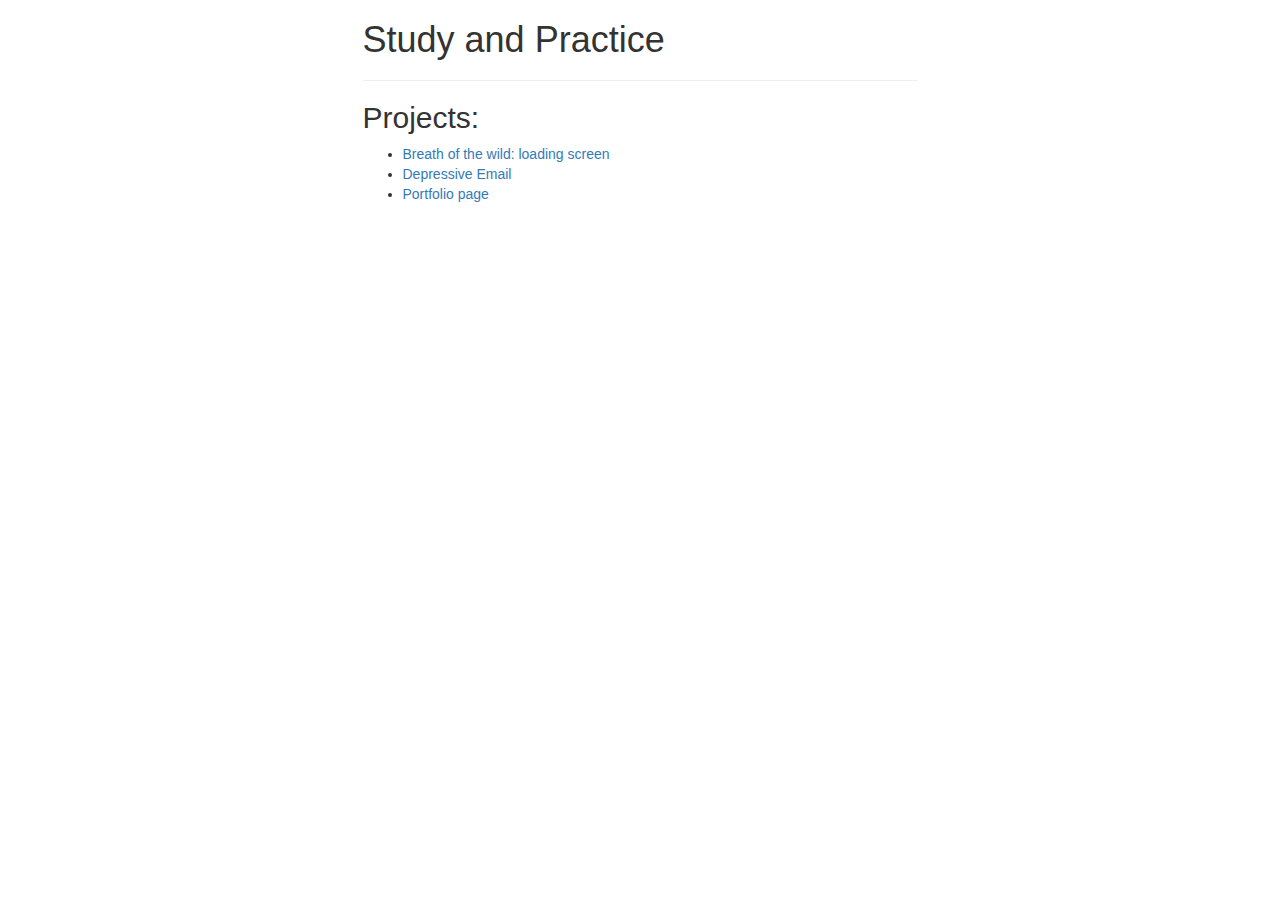
<file: index.html>
<!DOCTYPE html>
<html>
    <head>
        <meta charset='UTF-8'/>
        <title>Lana-sloth's projects</title>
        <link href='css/bootstrap.min.css' rel='stylesheet'/>
    </head>
    <body>
        <div class='container'>
            <div class="row">
                <div class="col-md-6 col-md-offset-3">
                    <h1>Study and Practice</h1>
                    <hr>
                    <section>
                        <h2>Projects:</h2>
                        <ul>
                            <!-- <li><a href='projects/svg-bts-study/main.html'>Bootstrap study</a></li> -->
                            <li><a href='https://lana-sloth.github.io/Zelda-loading-screen/'>Breath of the wild: loading screen</a></li>
                            <li><a href='projects/html-for-email/index.html'>Depressive Email</a></li>
                            <li><a href='projects/portfolio-page/index.html'>Portfolio page</a></li>
                        </ul>
                    </section>
                </div> <!-- column end -->
            </div> <!-- row end -->
        </div> <!-- container end -->

        <script src='js/bootstrap.min.js'></script>
        <script src="https://ajax.googleapis.com/ajax/libs/jquery/3.2.1/jquery.min.js"></script>
    </body>
</html>
</file>
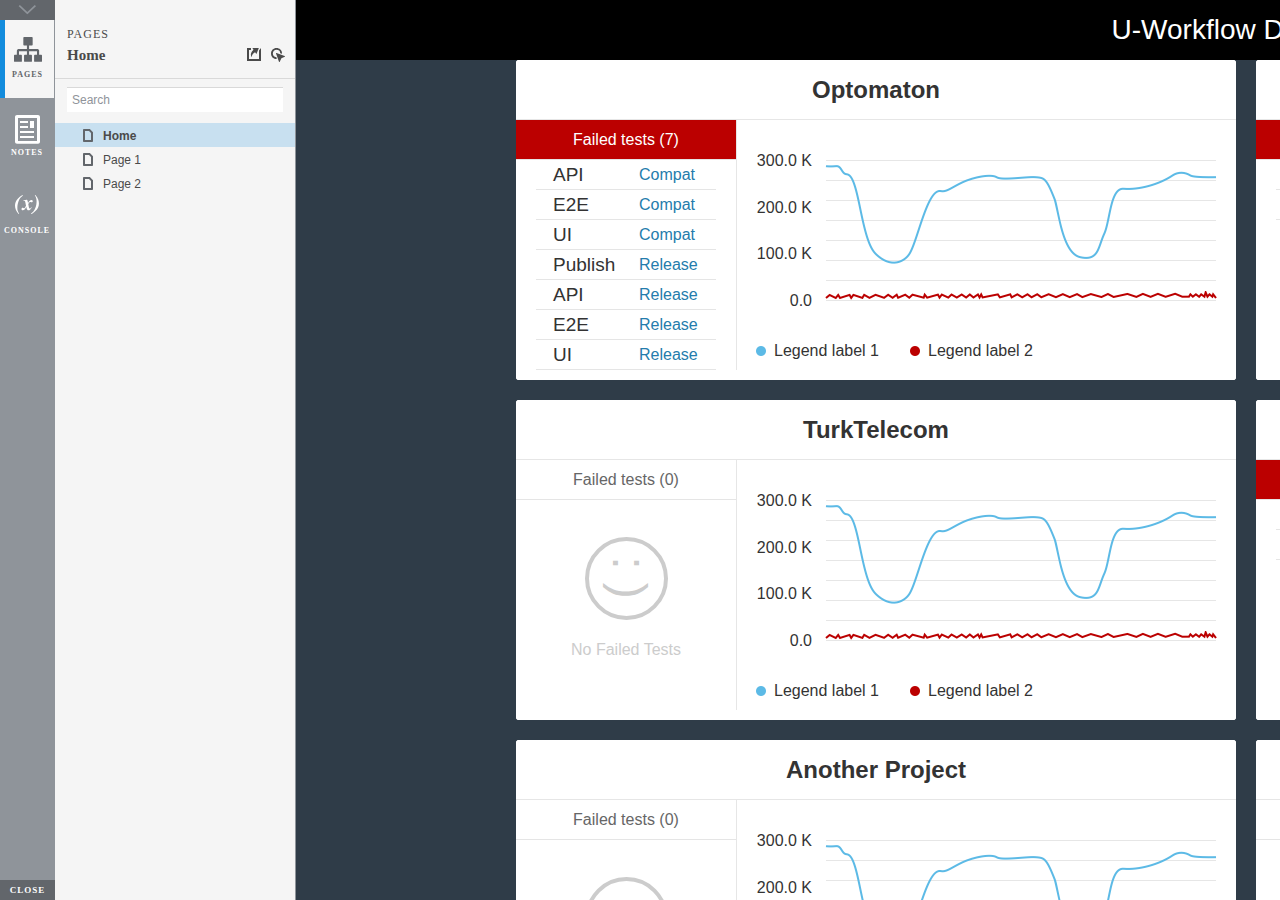
<file: projects/axure_dash/index.html>
<!DOCTYPE html>
<html xmlns="http://www.w3.org/1999/xhtml" xml:lang="en" lang="en">
<head>
    <title>Untitled Document</title>
    <meta http-equiv="X-UA-Compatible" content="IE=edge"/>
    <meta http-equiv="content-type" content="text/html; charset=utf-8" />
    <meta name="viewport" content="width=device-width, initial-scale=1.0" />
    <meta name="apple-mobile-web-app-capable" content="yes" />
    <link type="text/css" href="resources/css/reset.css" rel="Stylesheet" />
    <link type="text/css" href="resources/css/default.css" rel="Stylesheet" />
    <!--<link href='https://fonts.googleapis.com/css?family=Nunito:300' rel='stylesheet' type='text/css'>-->

    <script type="text/javascript">
        if (location.href.toString().indexOf('file://localhost/') == 0) {
            location.href = location.href.toString().replace('file://localhost/', 'file:///');
        }
    </script>

    <!-- 8.0.0.3355 -->
<script src="resources/scripts/jquery-1.7.1.min.js"></script>
<script src="resources/scripts/startPre.js"></script>
<script src="data/document.js"></script>

    <style type="text/css">

#outerContainer {
	width:1000px;
	height:1500px;
}

.vsplitbar {
    width: 3px;
    /*background: #B9B9B9;*/
    border-right: 1px solid #8f949a;
}

.vsplitbar:hover, .vsplitbar.active {
    background: #8f949a;
}

#rightPanel {
    background-color: White;
}

/*#leftPanel {
    min-width: 120px;
}*/

.splitterMask {
   position:absolute;
   top: 0;
   left: 0;
   width: 100%;
   height: 100%;
   overflow: hidden;
   background-image: url(resources/images/transparent.gif);
   z-index: 20000;
}

    </style>
    <script type="text/javascript" language="JavaScript"><!--
        var SITEMAP_COLLAPSE_VAR_NAME = 'c';
        var PLUGIN_VAR_NAME = 'g';
        var FOOTNOTES_VAR_NAME = 'fn';
        var ADAPTIVE_VIEW_VAR_NAME = 'view';
        var lastLeftPanelWidth = 295;
        var toolBarOnly = true;

        // isolate scope
        (function() {
            setUpController();
            
            var configuration = $axure.document.configuration;
            var _settings = {};
            _settings.projectId = configuration.prototypeId;
            _settings.isAxshare = configuration.isAxshare;
            _settings.loadFeedbackPlugin = configuration.loadFeedbackPlugin;
            var cHash = getHashStringVar(SITEMAP_COLLAPSE_VAR_NAME);
            _settings.startCollapsed = cHash == "1";
            if(cHash == "2") closePlayer();
            var gHash = getHashStringVar(PLUGIN_VAR_NAME);
            if(gHash == "") gHash = 1;
            _settings.startPluginGid = gHash;

            $axure.player.settings = _settings;

            $(window).bind('load', function() {
                if(CHROME_5_LOCAL && !$('body').attr('pluginDetected')) {
                    window.location = 'resources/chrome/chrome.html';
                }
            });

            $(document).ready(function() {
                $axure.page.bind('load.start', mainFrame_onload);
                $axure.messageCenter.addMessageListener(messageCenter_message);

                $(document).on('pluginShown', function (event, data) {
                    setVarInCurrentUrlHash('g', data ? data : '');
                });

                $(document).on('pluginCreated', function(event, data) {
                    if($axure.player.settings.startPluginGid == data) {
                        $axure.player.showPlugin(data);
                    }
                });

                if($axure.player.settings.loadFeedbackPlugin) {
                    if($axure.player.settings.isAxshare) {
                        $axure.utils.loadJS('/Scripts/plugins/feedback/feedback8.js');
                    } else {
                        $axure.utils.loadJS('http://share.axure.com/Scripts/plugins/feedback/feedback8.js');
                    }
                }

                if(navigator.userAgent.indexOf("MSIE") >= 0) $('#outerContainer').width('100%');
                initialize();
                if($axure.player.settings.startCollapsed) $('#outerContainer').splitter({ sizeLeft: 0 });
                else $('#outerContainer').splitter({ sizeLeft: lastLeftPanelWidth });
                $('#leftPanel').width(lastLeftPanelWidth);
                
                $(window).resize(function() { resizeContent(); });

                $('#maximizePanelContainer').hide();

                initializeLogo();

                $(window).resize();
                resizeContent();
                
                $axure.player.collapseToBar();

                if($axure.player.settings.startCollapsed) {
                    collapse();
                    $('#leftPanel').width(0);
                }

                if(MOBILE_DEVICE) {
                    $('#interfaceControlFrameMinimizeContainer').height('45px');
                    $('#interfaceControlFrameMinimizeContainer a').height('45px');
                    $('#interfaceControlFrameHeaderContainer').css('margin-top','45px');
                    $('#interfaceControlFrameCloseContainer a').css('padding','10px 0px');
                    $('#maximizePanelContainer').height('45px');//.css('top','inherit').css('bottom','0px');

                    $('body').removeClass('hashover');

                    if(IOS) {
                        $('#rightPanel').css('overflow', 'auto').css('-webkit-overflow-scrolling', 'touch').css('-ms-overflow-x', 'hidden');

                        window.addEventListener("orientationchange", function() {
                            var viewport = document.querySelector("meta[name=viewport]");
                            //so iOS doesn't zoom when switching back to portrait
                            viewport.setAttribute('content', 'width=device-width, initial-scale=1.0, maximum-scale=1.0');
                            viewport.setAttribute('content', 'width=device-width, initial-scale=1.0');
                            resizeContent();
                        }, false);

                        $axure.page.bind('load.start', function() {
                            resizeContent();
                        });
                    }
                }

            });

            function initialize() {
                var legacyQString = getQueryString("Page");
                if (legacyQString.length > 0) {
                    location.href = location.href.substring(0, location.href.indexOf("?")) + "#p=" + legacyQString;
                    return;
                }

                var mainFrame = document.getElementById("mainFrame");
                mainFrame.contentWindow.location.href = getInitialUrl();
            }

            function initializeLogo() {
                if($axure.document.configuration.logoImagePath) {
                    var image = new Image();
                    image.onload = function() {
                        $('#logoImage').css('max-width', this.width + 'px');
                        $axure.player.resizeContent();
                    };
                    image.src = $axure.document.configuration.logoImagePath;
                
                    $('#interfaceControlFrameLogoImageContainer').html('<img id="logoImage" src="" />');
                    $('#logoImage').attr('src', $axure.document.configuration.logoImagePath).load(function() { resizeContent(); });
                } else $('#interfaceControlFrameLogoImageContainer').hide();

                if ($axure.document.configuration.logoImageCaption) {
                    $('#interfaceControlFrameLogoCaptionContainer').html($axure.document.configuration.logoImageCaption);
                } else $('#interfaceControlFrameLogoCaptionContainer').hide();

                if(!$('#interfaceControlFrameLogoImageContainer').is(':visible') && !$('#interfaceControlFrameLogoCaptionContainer').is(':visible')) {
                    $('#interfaceControlFrameLogoContainer').hide();
                }
            }

            var resizeContent = $axure.player.resizeContent = function() {
                var newHeight = $(window).height();
                var newWidth = $(window).width();

                var controlContainerHeight = newHeight;// - 30;
                if($('#interfaceControlFrameLogoContainer').is(':visible')) controlContainerHeight -= $('#interfaceControlFrameLogoContainer').outerHeight();// + 16;

                $('#outerContainer').height(newHeight).width(newWidth);
                $('.vsplitbar').height(newHeight);
                $('#leftPanel').height(newHeight);
                $('#interfaceControlFrame').height(newHeight);
                $('#interfaceControlFrameContainer').height(newHeight);
                $('#interfaceControlFrameHostContainer').height(controlContainerHeight);

                $('#rightPanel').height(newHeight);
                $('#mainFrame').height(newHeight);

                if($('#leftPanel').is(':visible')) $('#rightPanel').width($(window).width() - $('#leftPanel').width() - 1);// $('.vsplitbar').width());
                else $('#rightPanel').width($(window).width());

                $(document).trigger('ContainerHeightChange',[controlContainerHeight]);

                if(MOBILE_DEVICE) {
                    if(!(getHashStringVar(ADAPTIVE_VIEW_VAR_NAME).length > 0)) $axure.messageCenter.postMessage('setAdaptiveViewForSize', {'width':newWidth, 'height':$('#rightPanel').height()});
                }
            }

            var collapseToBar = $axure.player.collapseToBar = function() {
                lastLeftPanelWidth = $('#leftPanel').width();
                $('#leftPanel').width('55px');
                $('.vsplitbar').hide();
                $('#rightPanel').width($(window).width() - $('#leftPanel').width());
                $(window).resize();
                $('#outerContainer').trigger('resize');
                toolBarOnly = true;
            }

            var expandFromBar = $axure.player.expandFromBar = function() {
                if($('.vsplitbar').is(':visible')) return;

                $('#leftPanel').width(lastLeftPanelWidth);
                $('.vsplitbar').show();
                $('#rightPanel').width($(window).width() - $('#leftPanel').width() - 1);// $('.vsplitbar').width());
                $(window).resize();
                $('#outerContainer').trigger('resize');
                toolBarOnly = false;
            }

        })();

        function messageCenter_message(message, data) {
            if(message == 'expandFrame') expand();
            else if(message == 'getCollapseFrameOnLoad' && $axure.player.settings.startCollapsed && !MOBILE_DEVICE) $axure.messageCenter.postMessage('collapseFrameOnLoad');
        }

        
        function getInitialUrl() {
            var pageName = getHashStringVar("p");
            if(pageName.length > 0) return pageName + ".html";
            else {
                var url = getFirstPageUrl($axure.document.sitemap.rootNodes);
                return (url ? url : "about:blank");
            }
        }

        function getFirstPageUrl(nodes) {
            for (var i = 0; i < nodes.length; i++) {
                var node = nodes[i];
                if (node.url) return node.url;
                else {
                    var hasChildren = (node.children && node.children.length > 0);
                    if (hasChildren) {
                        var url = getFirstPageUrl(node.children);
                        if (url) return url;
                    }
                }
            }
            return null;
        }

        function closePlayer() {
            if($axure.page.location) window.location.href = $axure.page.location;
            else {
                var pageFile = getInitialUrl();
                var currentLocation = window.location.toString();
                window.location.href = currentLocation.substr(0, currentLocation.lastIndexOf("/") + 1) + pageFile;
            }
        }

        function replaceHash(newHash) {
            var currentLocWithoutHash = window.location.toString().split('#')[0];

            //We use replace so that every hash change doesn't get appended to the history stack.
            //We use replaceState in browsers that support it, else replace the location
            if(typeof window.history.replaceState != 'undefined') {
                try {
                    //Chrome 45 (Version 45.0.2454.85 m) started throwing an error here when generated locally (this only happens with sitemap open) which broke all interactions.
                    //try catch breaks the url adjusting nicely when the sitemap is open, but all interactions and forward and back buttons work.
                    //Uncaught SecurityError: Failed to execute 'replaceState' on 'History': A history state object with URL 'file:///C:/Users/Ian/Documents/Axure/HTML/Untitled/start.html#p=home' cannot be created in a document with origin 'null'.
                    window.history.replaceState(null, null, currentLocWithoutHash + newHash);
                } catch(ex) {}
            } else {
                window.location.replace(currentLocWithoutHash + newHash);
            }
        }

        function collapse() {
            setVarInCurrentUrlHash('c', 1);
            if(!toolBarOnly) lastLeftPanelWidth = $('#leftPanel').width();

            $('#maximizePanelContainer').show();
            $('#leftPanel').hide();
            $('.vsplitbar').hide();
            $('#rightPanel').width($(window).width());
            $(window).resize();
            $('#outerContainer').trigger('resize');

            $(document).trigger('sidebarCollapse');

            if(MOBILE_DEVICE) {
                $('#maximizePanelContainer').animate({
                    top:$('#rightPanel').height() - $('#maximizePanelContainer').height()
                }, 300, 'swing', function() {
                    $('#maximizePanelContainer').css('top', 'inherit').css('bottom', '0px');
                });
            }
        }

        function expand() {
            if(MOBILE_DEVICE) {
                $('#maximizePanelContainer').css('top', '0px').css('bottom', 'inherit');
            }

            deleteVarFromCurrentUrlHash('c');
            $('#maximizePanelContainer').hide();
            $('#leftPanel').width(lastLeftPanelWidth);
            $('#leftPanel').show();
            if(!toolBarOnly) {
                $('.vsplitbar').show();
                $('#rightPanel').width($(window).width() - $('#leftPanel').width() - 1);
            } else {
                $axure.player.collapseToBar();
            }
            $(window).resize();
            $('#outerContainer').trigger('resize');

            $(document).trigger('sidebarExpanded');
        }


        function mainFrame_onload() {
            if($axure.page.pageName) document.title = $axure.page.pageName;
        }

        function getQueryString(query) {
            var qstring = self.location.href.split("?");
            if(qstring.length < 2) return "";
            return GetParameter(qstring, query);
        }
        
        function GetParameter(qstring, query) {
            var prms = qstring[1].split("&");
            var frmelements = new Array();
            var currprmeter, querystr = "";

            for(var i = 0; i < prms.length; i++) {
                currprmeter = prms[i].split("=");
                frmelements[i] = new Array();
                frmelements[i][0] = currprmeter[0];
                frmelements[i][1] = currprmeter[1];
            }

            for(j = 0; j < frmelements.length; j++) {
                if(frmelements[j][0].toLowerCase() == query.toLowerCase()) {
                    querystr = frmelements[j][1];
                    break;
                }
            }
            return querystr;
        }
        
        function getHashStringVar(query) {
            var qstring = self.location.href.split("#");
            if(qstring.length < 2) return "";
            return GetParameter(qstring, query);
        }

        function setHashStringVar(currentHash, varName, varVal) {
            var varWithEqual = varName + '=';
            var poundVarWithEqual = varVal === '' ? '' :  '#' + varName + '=' + varVal;
            var ampVarWithEqual = varVal === '' ? '' :  '&' + varName + '=' + varVal;
            var hashToSet = '';

            var pageIndex = currentHash.indexOf('#' + varWithEqual);
            if(pageIndex == -1) pageIndex = currentHash.indexOf('&' + varWithEqual);
            if(pageIndex != -1) {
                var newHash = currentHash.substring(0, pageIndex);

                newHash = newHash == '' ? poundVarWithEqual : newHash + ampVarWithEqual;

                var ampIndex = currentHash.indexOf('&', pageIndex + 1);
                if(ampIndex != -1) {
                    newHash = newHash == '' ? '#' + currentHash.substring(ampIndex + 1) : newHash + currentHash.substring(ampIndex);
                }
                hashToSet = newHash;
            } else if(currentHash.indexOf('#') != -1) {
                hashToSet = currentHash + ampVarWithEqual;
            } else {
                hashToSet = poundVarWithEqual;
            }

            if(hashToSet != '' || varVal == '') {
                return hashToSet;
            }

            return null;
        }

        function setVarInCurrentUrlHash(varName, varVal) {
            var newHash = setHashStringVar(window.location.hash, varName, varVal);

            if(newHash != null) {
                replaceHash(newHash);
            }
        }

        function deleteHashStringVar(currentHash, varName) {
            var varWithEqual = varName + '=';

            var pageIndex = currentHash.indexOf('#' + varWithEqual);
            if(pageIndex == -1) pageIndex = currentHash.indexOf('&' + varWithEqual);
            if(pageIndex != -1) {
                var newHash = currentHash.substring(0, pageIndex);

                var ampIndex = currentHash.indexOf('&', pageIndex + 1);

                //IF begin of string....if none blank, ELSE # instead of & and rest
                //IF in string....prefix + if none blank, ELSE &-rest
                if(newHash == '') { //beginning of string
                    newHash = ampIndex != -1 ? '#' + currentHash.substring(ampIndex + 1) : '';
                } else { //somewhere in the middle
                    newHash = newHash + (ampIndex != -1 ? currentHash.substring(ampIndex) : '');
                }

                return newHash;
            }

            return null;
        }

        function deleteVarFromCurrentUrlHash(varName) {
            var newHash = deleteHashStringVar(window.location.hash, varName);

            if(newHash != null) {
                replaceHash(newHash);
            }
        }
    --></script>
    
    <link type="text/css" rel="Stylesheet" href="plugins/sitemap/styles/sitemap.css" />
    <link type="text/css" rel="Stylesheet" href="plugins/page_notes/styles/page_notes.css" />
    <link type="text/css" rel="Stylesheet" href="plugins/debug/styles/debug.css" />
    <script src="resources/scripts/startPost.js"></script>


    <!--<link type="text/css" rel="Stylesheet" href="plugins/recordplay/styles/recordplay.css" />
    <script type="text/javascript" src="plugins/recordplay/recordplay.js"></script>-->
    

</head>
<body scroll="no" class="hashover">
    <div id="outerContainer">

        <div id="leftPanel">
            <div id="interfaceControlFrame">
                <div id="interfaceControlFrameMinimizeContainer">
                    <a title="Collapse" id="interfaceControlFrameMinimizeButton" onclick="collapse();">&nbsp;</a>
                </div>
                <div id="interfaceControlFrameHeaderContainer">
                    <ul id="interfaceControlFrameHeader"></ul>
                </div>
                <div id="interfaceControlFrameContainer">
                    <div id="interfaceControlFrameLogoContainer">
                        <div id="interfaceControlFrameLogoImageContainer"></div>
                        <div id="interfaceControlFrameLogoCaptionContainer"></div>
                    </div>
                    <div id="interfaceControlFrameHostContainer">
                    </div>
                </div>
                <div id="interfaceControlFrameCloseContainer">
                    <a title="Close" id="interfaceControlFrameCloseButton" onclick="closePlayer();">CLOSE</a>
                </div>
            </div>
        </div>
        <div id="rightPanel">
            <iframe id="mainFrame" name="mainFrame" width="100%" height="100%" src="" frameborder="0" style="display: block;" webkitallowfullscreen mozallowfullscreen allowfullscreen></iframe>
        </div>

    </div>

    <div id="maximizePanelContainer">
        <iframe id="expandFrame" src="resources/expand.html" width="100%" height="100%" scrolling="no" allowtransparency="true" frameborder="0"></iframe>
    </div>

</body>
</html>
</file>
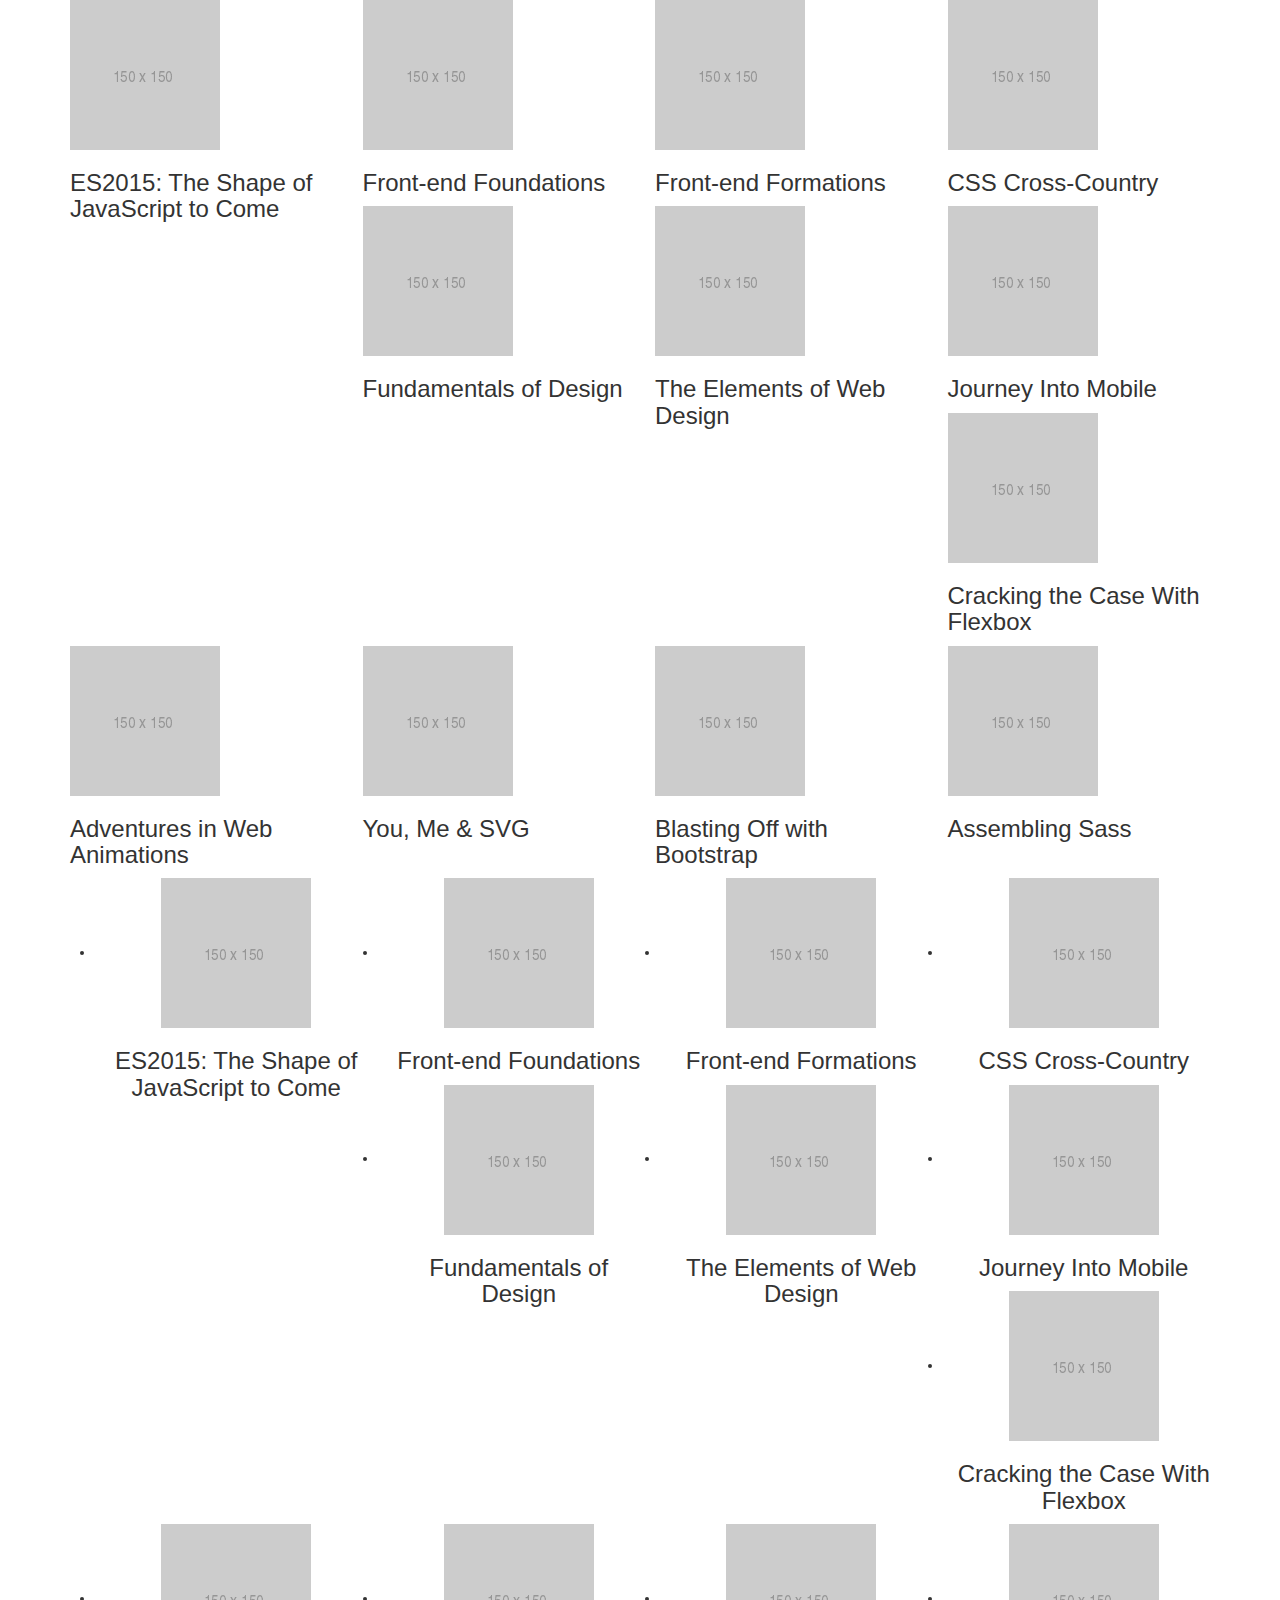
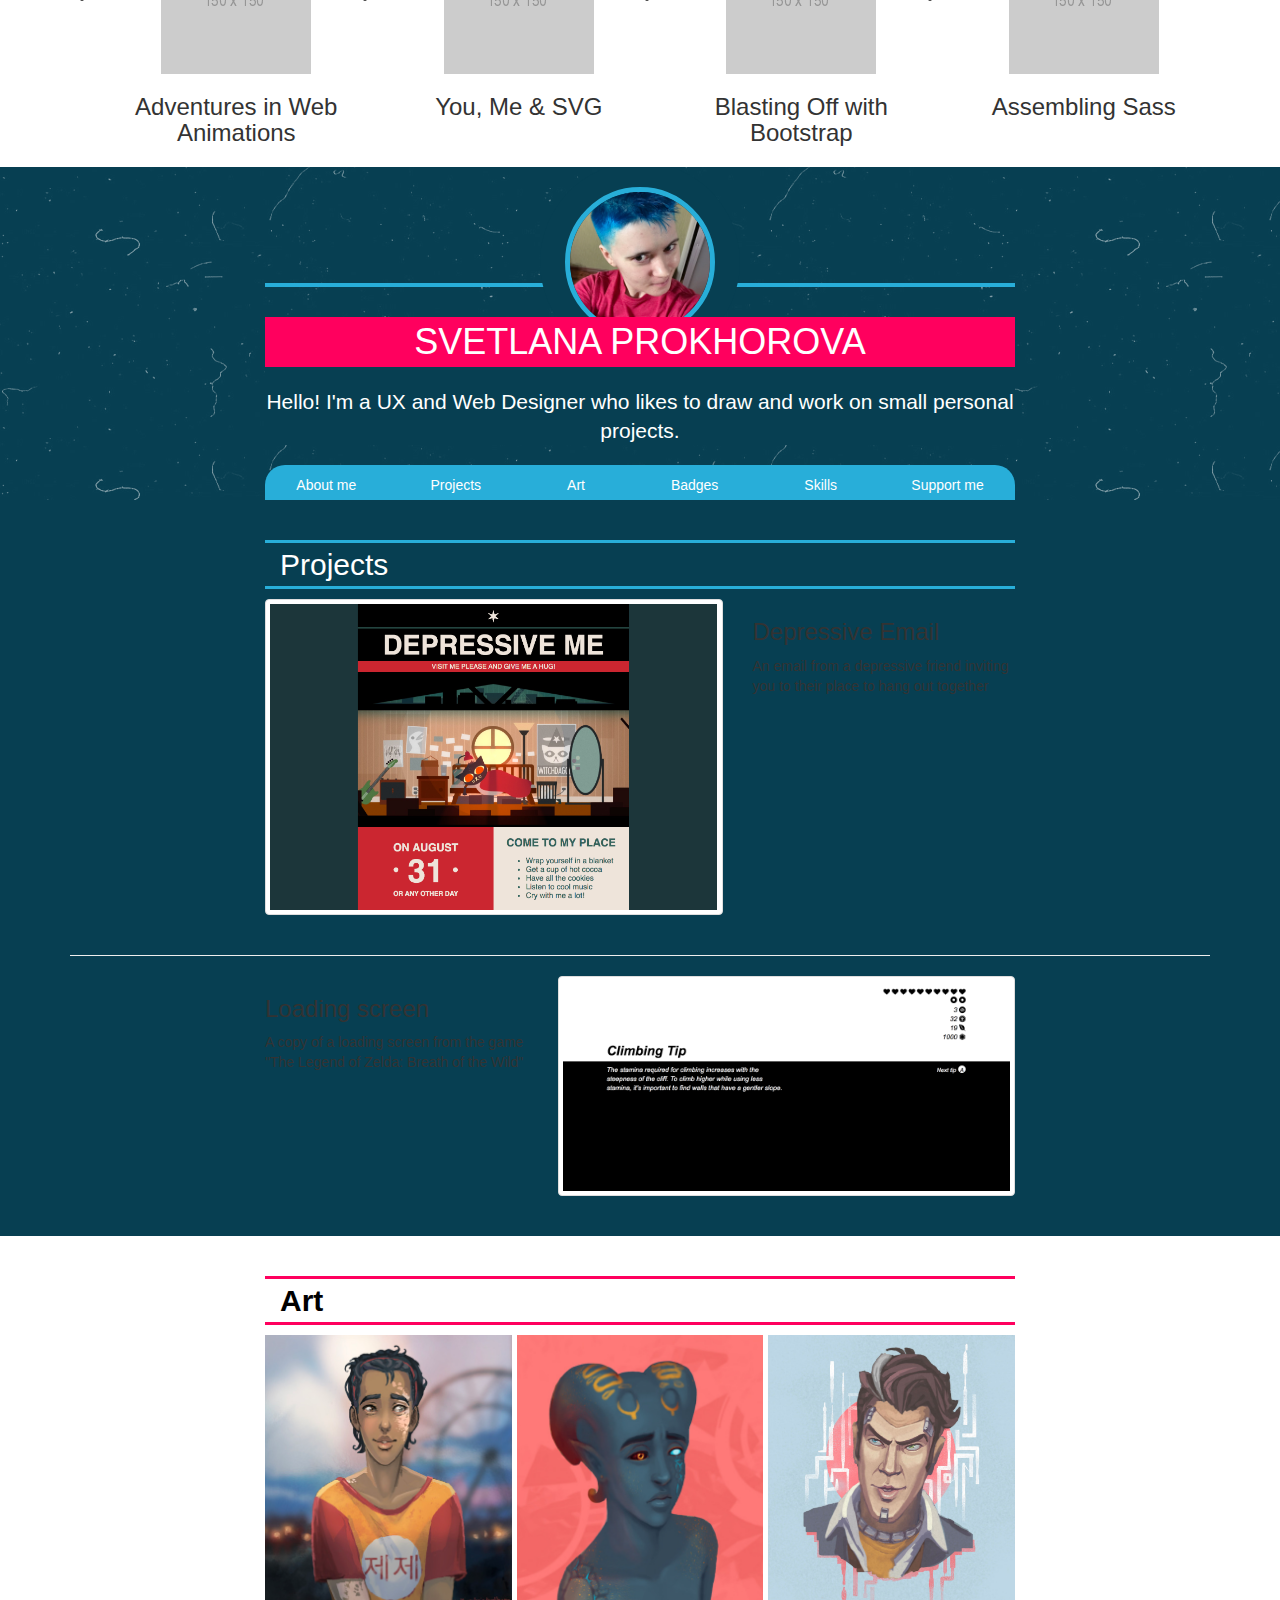
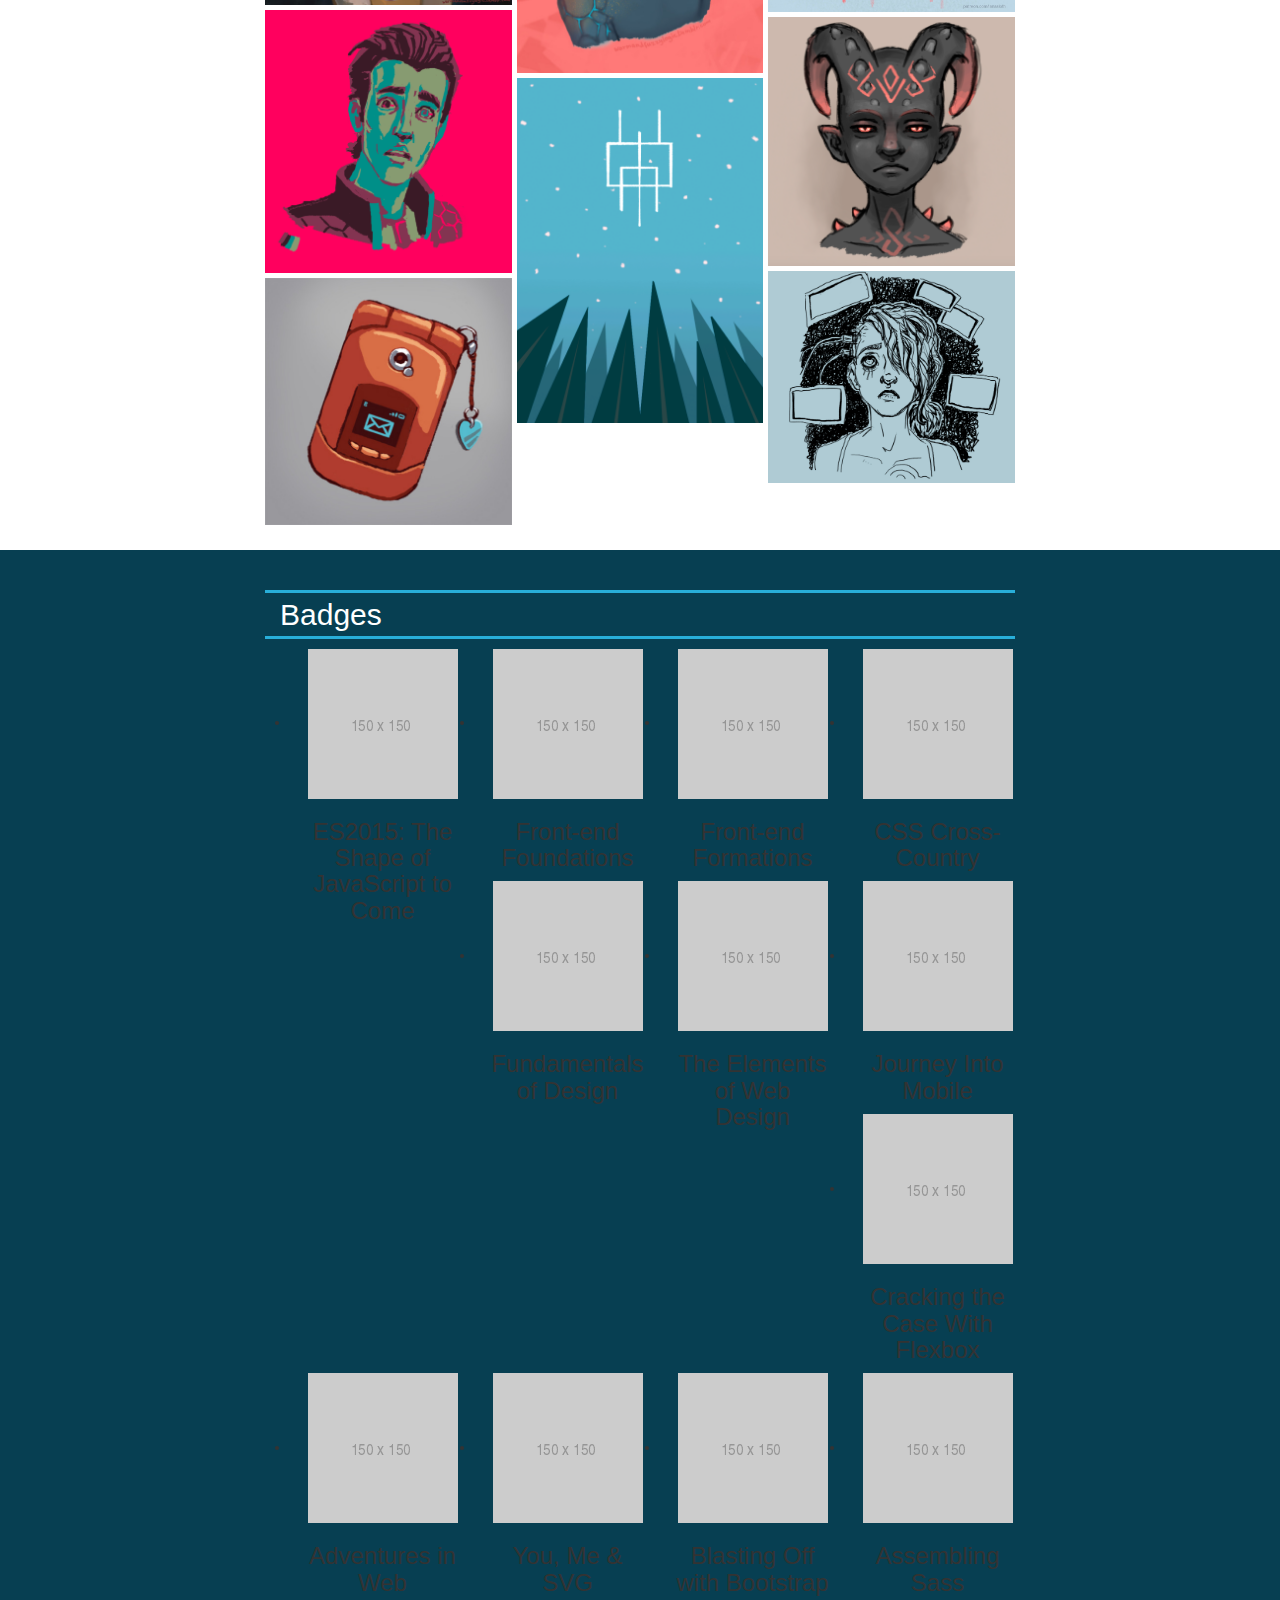
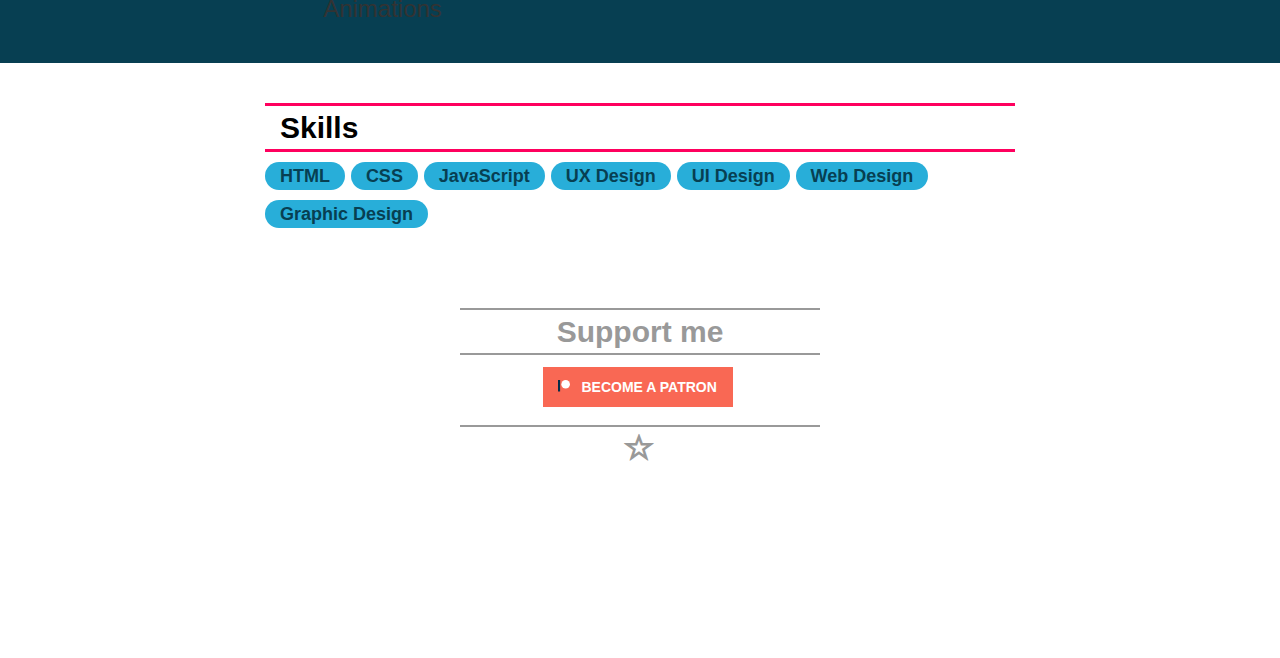
<file: projects/portfolio-page/index.html>
<!DOCTYPE html>
<html>

<head>
    <meta charset="UTF-8" />
    <title>Portfolio Page</title>
    <meta name="viewport" content="width=device-width" />
    <link href="../../css/bootstrap.min.css" rel="stylesheet" />
    <link href="custom.css" rel="stylesheet" />
</head>

<body>
    <div class="container">
        <div class="row">
            <div class="col-md-3">
                <div>
                    <img src="img/150x150.png" />
                    <h3>ES2015: The Shape of JavaScript to Come</h3>
                </div>
            </div>
            <!-- end column -->
            <div class="col-md-3">
                <div>
                    <img src="img/150x150.png" />
                    <h3>Front-end Foundations</h3>
                </div>
            </div>
            <!-- end column -->
            <div class="col-md-3">
                <img src="img/150x150.png" />
                <h3>Front-end Formations</h3>
            </div>
            <!-- end column -->
            <div class="col-md-3">
                <img src="img/150x150.png" />
                <h3>CSS Cross-Country</h3>
            </div>
            <!-- end column -->
            <div class="col-md-3">
                <img src="img/150x150.png" />
                <h3>Fundamentals of Design</h3>
            </div>
            <!-- end column -->
            <div class="col-md-3">
                <img src="img/150x150.png" />
                <h3>The Elements of Web Design</h3>
            </div>
            <!-- end column -->
            <div class="col-md-3">
                <img src="img/150x150.png" />
                <h3>Journey Into Mobile</h3>
            </div>
            <!-- end column -->
            <div class="col-md-3">
                <img src="img/150x150.png" />
                <h3>Cracking the Case With Flexbox</h3>
            </div>
            <!-- end column -->
            <div class="col-md-3">
                <img src="img/150x150.png" />
                <h3>Adventures in Web Animations</h3>
            </div>
            <!-- end column -->
            <div class="col-md-3">
                <img src="img/150x150.png" />
                <h3>You, Me & SVG</h3>
            </div>
            <!-- end column -->
            <div class="col-md-3">
                <img src="img/150x150.png" />
                <h3>Blasting Off with Bootstrap</h3>
            </div>
            <!-- end column -->
            <div class="col-md-3">
                <img src="img/150x150.png" />
                <h3>Assembling Sass</h3>
            </div>
            <!-- end column -->
        </div>
        <ul class="row text-center">
            <li class="col-md-3">
                <div>
                    <img src="img/150x150.png" />
                    <h3>ES2015: The Shape of JavaScript to Come</h3>
                </div>
            </li>
            <!-- end column -->
            <li class="col-md-3">
                <div>
                    <img src="img/150x150.png" />
                    <h3>Front-end Foundations</h3>
                </div>
            </li>
            <!-- end column -->
            <li class="col-md-3">
                <img src="img/150x150.png" />
                <h3>Front-end Formations</h3>
            </li>
            <!-- end column -->
            <li class="col-md-3">
                <img src="img/150x150.png" />
                <h3>CSS Cross-Country</h3>
            </li>
            <!-- end column -->
            <li class="col-md-3">
                <img src="img/150x150.png" />
                <h3>Fundamentals of Design</h3>
            </li>
            <!-- end column -->
            <li class="col-md-3">
                <img src="img/150x150.png" />
                <h3>The Elements of Web Design</h3>
            </li>
            <!-- end column -->
            <li class="col-md-3">
                <img src="img/150x150.png" />
                <h3>Journey Into Mobile</h3>
            </li>
            <!-- end column -->
            <li class="col-md-3">
                <img src="img/150x150.png" />
                <h3>Cracking the Case With Flexbox</h3>
            </li>
            <!-- end column -->
            <li class="col-md-3">
                <img src="img/150x150.png" />
                <h3>Adventures in Web Animations</h3>
            </li>
            <!-- end column -->
            <li class="col-md-3">
                <img src="img/150x150.png" />
                <h3>You, Me & SVG</h3>
            </li>
            <!-- end column -->
            <li class="col-md-3">
                <img src="img/150x150.png" />
                <h3>Blasting Off with Bootstrap</h3>
            </li>
            <!-- end column -->
            <li class="col-md-3">
                <img src="img/150x150.png" />
                <h3>Assembling Sass</h3>
            </li>
            <!-- end column -->
        </ul>
        <!-- end row -->
    </div>
    <!-- <div class="easter-egg text-center">
            <i class="glyphicon glyphicon-music"></i>
        </div> -->

    <!-- =============================== -->
    <!-- =========== HEADER ============ -->
    <!-- =============================== -->
    <header>
        <div class="container">
            <div class="row">
                <div class="col-md-8 col-md-offset-2">
                    <div class="text-center">
                        <div class="avatar">
                            <img src="img/header/me.jpg" alt="Avatar image" />
                        </div>
                        <h1>Svetlana Prokhorova</h1>
                        <p class="lead">Hello! I'm a UX and Web Designer who likes to draw and work on small personal projects.</p>
                    </div>
                    <nav>
                        <ul class="nav nav-pills nav-justified">
                            <li><a href="#">About me</a></li>
                            <li><a href="#projects">Projects</a></li>
                            <li><a href="#art">Art</a></li>
                            <li><a href="#badges">Badges</a></li>
                            <li><a href="#skills">Skills</a></li>
                            <li><a href="#support">Support me</a></li>
                        </ul>
                    </nav>
                </div>
                <!-- end column -->
            </div>
            <!-- end row -->
        </div>
        <!-- end container -->
    </header>

    <!-- =============================== -->
    <!-- ====== PROJECTS SECTION ======= -->
    <!-- =============================== -->
    <section id="projects">
        <div class="container">
            <div class="row">
                <div class="col-md-8 col-md-offset-2">
                    <h2>Projects</h2>
                </div>
                <!-- end column -->
            </div>
            <!-- end row -->
            <div class="row">
                <div class="col-md-5 col-md-offset-2">
                    <a href="https://lana-sloth.github.io/study-and-practice/projects/html-for-email/index.html" class="thumbnail">
                        <img src="img/projects/project1.png" alt="Depressive email project" />
                    </a>
                </div>
                <!-- end column -->
                <div class="col-md-3">
                    <h3>Depressive Email</h3>
                    <p>An email from a depressive friend inviting you to their place to hang out together</p>
                </div>
                <!-- end column -->
            </div>
            <!-- end row -->
            <hr>
            <div class="row">
                <div class="col-md-3 col-md-offset-2">
                    <h3>Loading screen</h3>
                    <p>A copy of a loading screen from the game "The Legend of Zelda: Breath of the Wild"</p>
                </div>
                <!-- end column -->
                <div class="col-md-5">
                    <a href="#" class="thumbnail">
                        <img src="img/projects/project2.png" alt="The Loading Screen project" />
                    </a>
                </div>
                <!-- end column -->
            </div>
            <!-- end row -->
        </div>
        <!-- end container -->
    </section>

    <!-- =============================== -->
    <!-- ========= ART SECTION ========= -->
    <!-- =============================== -->
    <section id="art">
        <div class="container">
            <div class="row">
                <div class="col-md-8 col-md-offset-2">
                    <h2>Art</h2>
                </div>
                <!-- end column -->
            </div>
            <!-- end row -->
            <div class="row">
                <div class="col-md-8 col-md-offset-2">
                    <div class="art-container">
                        <a href="http://68.media.tumblr.com/4e4dff469a9c44acf8af26ceffaeb6a3/tumblr_oublz7clfW1sy9j8ao1_1280.jpg" target="_blank">
                            <img src="img/art/art1.jpg" alt="Zeze in human form" />
                        </a>
                        <a href="http://68.media.tumblr.com/3b45400a658cfe4ac18ce44292355320/tumblr_oqu3wh6kAP1sy9j8ao1_1280.png" target="_blank">
                            <img src="img/art/art3.png" alt="Rhys in crazy colors" />
                        </a>
                        <a href="http://68.media.tumblr.com/af31bca2751da0888ef05af1ea648cb6/tumblr_ok1lx3KXzx1sy9j8ao1_540.jpg" target="_blank">
                            <img src="img/art/art4.jpg" alt="Drawing of an orange mobile phone" />
                        </a>
                        <a href="http://68.media.tumblr.com/f6bf7fb69d4b3a798b4e225daf16e8fb/tumblr_oublg3Hjo11sy9j8ao1_1280.jpg" target="_blank">
                            <img src="img/art/art2.jpg" alt="Zeze in his true form" />
                        </a>
                        <a href="http://68.media.tumblr.com/84a79bae70378dbb0a6372264f1ccf76/tumblr_o6p2b1qyor1sy9j8ao1_1280.png" target="_blank">
                            <img src="img/art/art6.png" alt="A cryptic symbol in the sky" />
                        </a>
                        <a href="https://c10.patreonusercontent.com/3/e30%3D/patreon-posts/1N5fPXdf8G7pziirzu-vSxTPnmYMIqH0VT0Q66PN80l3JVxv9nnF6dyHUT-Exadc.jpg?token-time=1505952000&token-hash=W2HMeGaAtH7zwYdpHHYedYBPHfG8LiEFhaJvyyd5u7I%3D" target="_blank">
                            <img src="img/art/art8.jpg" alt="Handsome Jack portrait" />
                        </a>
                        <a href="http://68.media.tumblr.com/7795ea0da25bc8fcbdbbf40c2c7206e7/tumblr_o6phv2mVgx1sy9j8ao1_1280.png" target="_blank">
                            <img src="img/art/art5.png" alt="Sunny if she was a Damari" />
                        </a>
                        <a href="http://68.media.tumblr.com/747c3541909b0554edcedb0a5e8c354d/tumblr_o4imp6jIX51sy9j8ao1_1280.jpg" target="_blank">
                            <img src="img/art/art7.jpg" alt="Angel portrait" />
                        </a>
                    </div>
                </div>
                <!-- end column -->
            </div>
            <!-- end row -->
        </div>
        <!-- end container -->
    </section>

    <!-- =============================== -->
    <!-- ======== BADGES SECTION ======= -->
    <!-- =============================== -->
    <section id="badges">
        <div class="container">
            <div class="row">
                <div class="col-md-8 col-md-offset-2">
                    <h2>Badges</h2>
                </div>
                <!-- end column -->
            </div>
            <!-- end row -->
            <div class="row">
                <div class="col-md-8 col-md-offset-2">
                    <ul class="row text-center">
                        <li class="col-md-3">
                            <img src="img/150x150.png" />
                            <h3>ES2015: The Shape of JavaScript to Come</h3>
                        </li>
                        <!-- end column -->
                        <li class="col-md-3">
                            <img src="img/150x150.png" />
                            <h3>Front-end Foundations</h3>
                        </li>
                        <!-- end column -->
                        <li class="col-md-3">
                            <img src="img/150x150.png" />
                            <h3>Front-end Formations</h3>
                        </li>
                        <!-- end column -->
                        <li class="col-md-3">
                            <img src="img/150x150.png" />
                            <h3>CSS Cross-Country</h3>
                        </li>
                        <!-- end column -->
                        <li class="col-md-3">
                            <img src="img/150x150.png" />
                            <h3>Fundamentals of Design</h3>
                        </li>
                        <!-- end column -->
                        <li class="col-md-3">
                            <img src="img/150x150.png" />
                            <h3>The Elements of Web Design</h3>
                        </li>
                        <!-- end column -->
                        <li class="col-md-3">
                            <img src="img/150x150.png" />
                            <h3>Journey Into Mobile</h3>
                        </li>
                        <!-- end column -->
                        <li class="col-md-3">
                            <img src="img/150x150.png" />
                            <h3>Cracking the Case With Flexbox</h3>
                        </li>
                        <!-- end column -->
                        <li class="col-md-3">
                            <img src="img/150x150.png" />
                            <h3>Adventures in Web Animations</h3>
                        </li>
                        <!-- end column -->
                        <li class="col-md-3">
                            <img src="img/150x150.png" />
                            <h3>You, Me & SVG</h3>
                        </li>
                        <!-- end column -->
                        <li class="col-md-3">
                            <img src="img/150x150.png" />
                            <h3>Blasting Off with Bootstrap</h3>
                        </li>
                        <!-- end column -->
                        <li class="col-md-3">
                            <img src="img/150x150.png" />
                            <h3>Assembling Sass</h3>
                        </li>
                        <!-- end column -->
                    </ul>
                    <!-- end row -->
                </div>
                <!-- end column -->
            </div>
            <!-- end row -->

        </div>
        <!-- end container -->
    </section>


    <!-- =============================== -->
    <!-- ======== SKILLS SECTION ======= -->
    <!-- =============================== -->
    <section id="skills">
        <div class="container">
            <div class="row">
                <div class="col-md-8 col-md-offset-2">
                    <h2>Skills</h2>
                </div>
                <!-- end column -->
            </div>
            <!-- end row -->
            <div class="row">
                <div class="col-md-8 col-md-offset-2">
                    <ul>
                        <li class="label">HTML</li>
                        <li class="label">CSS</li>
                        <li class="label">JavaScript</li>
                        <li class="label">UX Design</li>
                        <li class="label">UI Design</li>
                        <li class="label">Web Design</li>
                        <li class="label">Graphic Design</li>
                    </ul>
                </div>
                <!-- end column -->
            </div>
            <!-- end row -->
        </div>
        <!-- end container -->
    </section>

    <!-- =============================== -->
    <!-- ============ FOOTER =========== -->
    <!-- =============================== -->
    <footer id="support">
        <div class="container text-center">
            <div class="row">
                <div class="col-md-4 col-md-offset-4">
                    <h2>Support me</h2>
                </div>
                <!-- end column -->
            </div>
            <!-- end row -->
            <div class="row">
                <div class="col-md-4 col-md-offset-4">
                    <ul>
                        <li>
                            <a class="patreon-button" type="button" href="https://www.patreon.com/bePatron?u=3179300" role="button">
                                <span>
                                        <svg viewBox="0 0 569 546" version="1.1" xmlns="http://www.w3.org/2000/svg">
                                            <title>Patreon logo</title>
                                            <g>
                                                <circle data-color="1" id="Oval" cx="362.589996" cy="204.589996" r="204.589996" fill="#fff"></circle>
                                                <rect data-color="2" id="Rectangle" x="0" y="0" width="100" height="545.799988" fill="#052d49"></rect>
                                            </g>
                                        </svg>
                                    </span> Become a patron
                            </a>
                        </li>
                        <li>
                            <script type='text/javascript' src='https://ko-fi.com/widgets/widget_2.js'></script>
                            <script type='text/javascript'>
                                kofiwidget2.init('Buy Me a Coffee', '#073f52', 'A1131F');
                                kofiwidget2.draw();
                            </script>
                        </li>
                    </ul>
                </div>
                <!-- end column -->
            </div>
            <!-- end row -->
            <div class="row">
                <div class="col-md-4 col-md-offset-4">
                    <h2 class="star"><i class="glyphicon glyphicon-star-empty"></i></h2>
                </div>
                <!-- end column -->
            </div>
            <!-- end row -->
        </div>
        <!-- end container -->
    </footer>

    <script src="https://ajax.googleapis.com/ajax/libs/jquery/3.2.1/jquery.min.js"></script>
    <script src='../../js/bootstrap.min.js'></script>
</body>

</html>
</file>
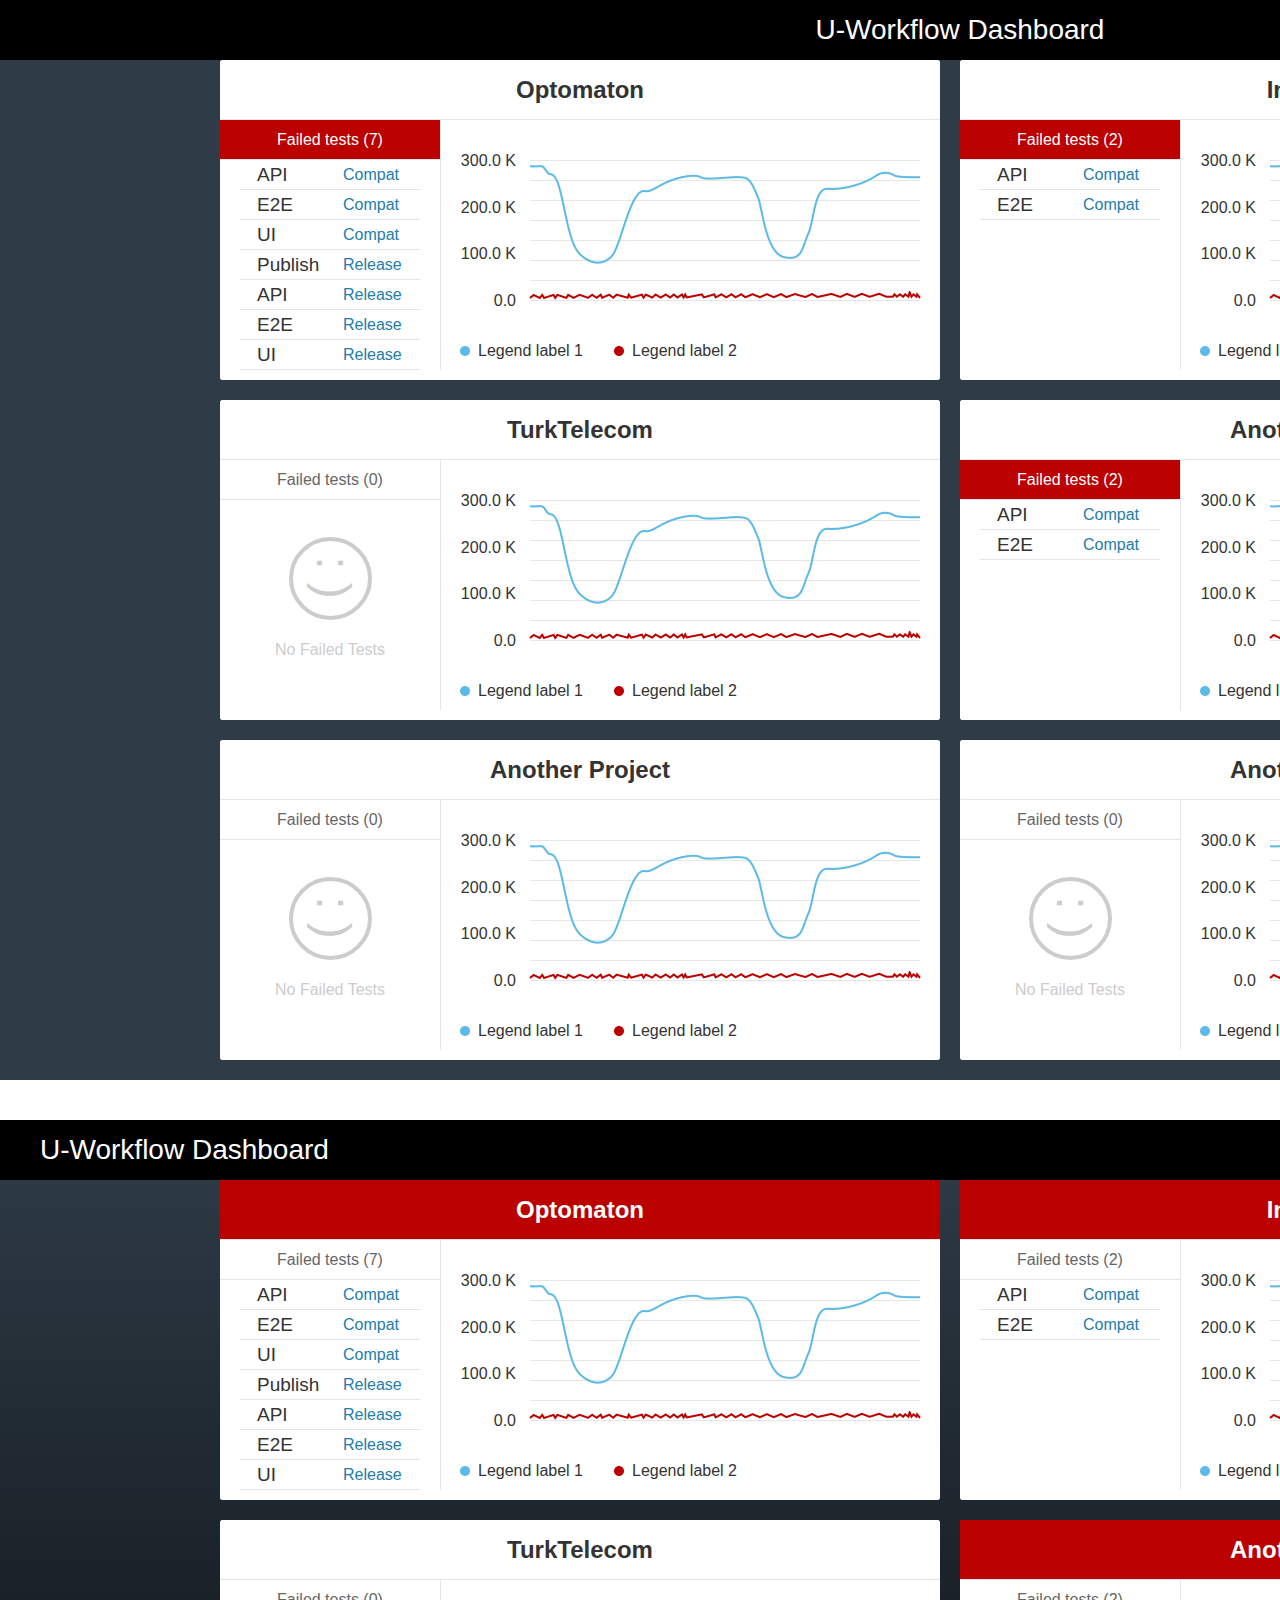
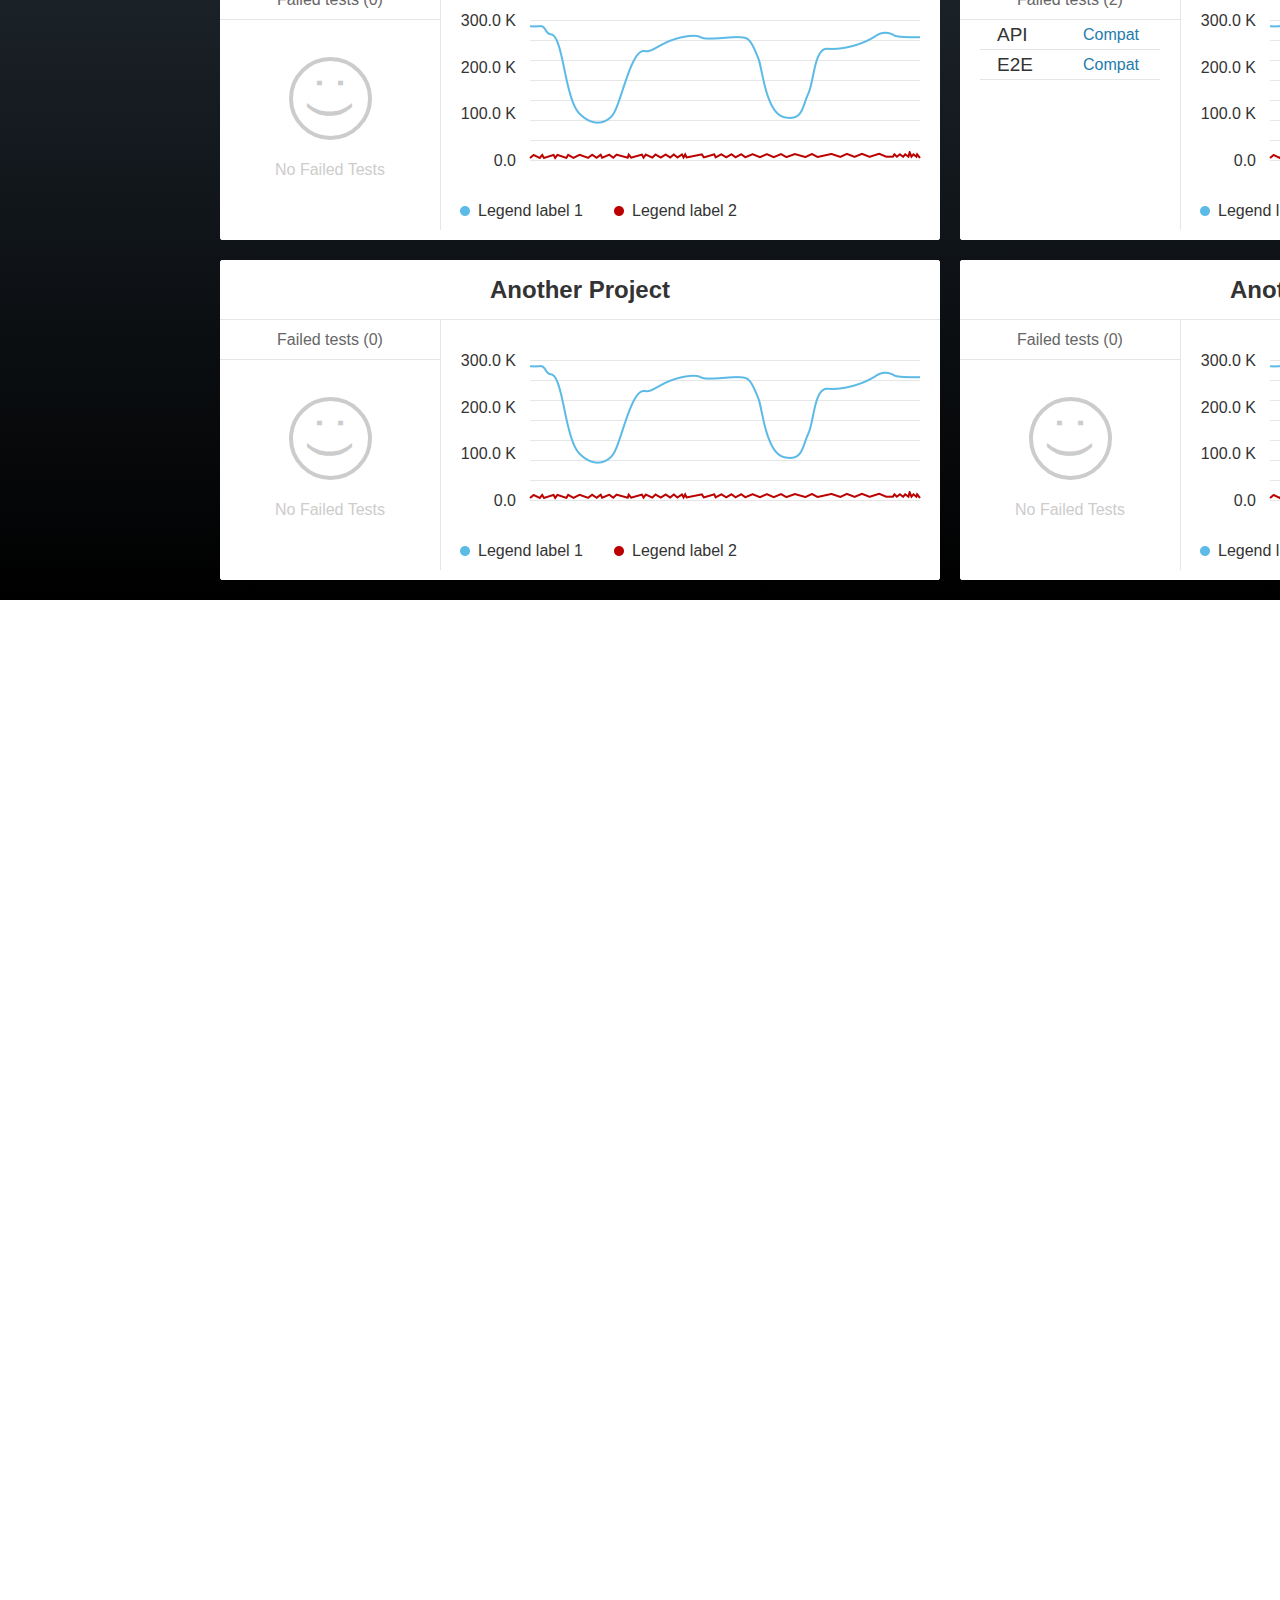
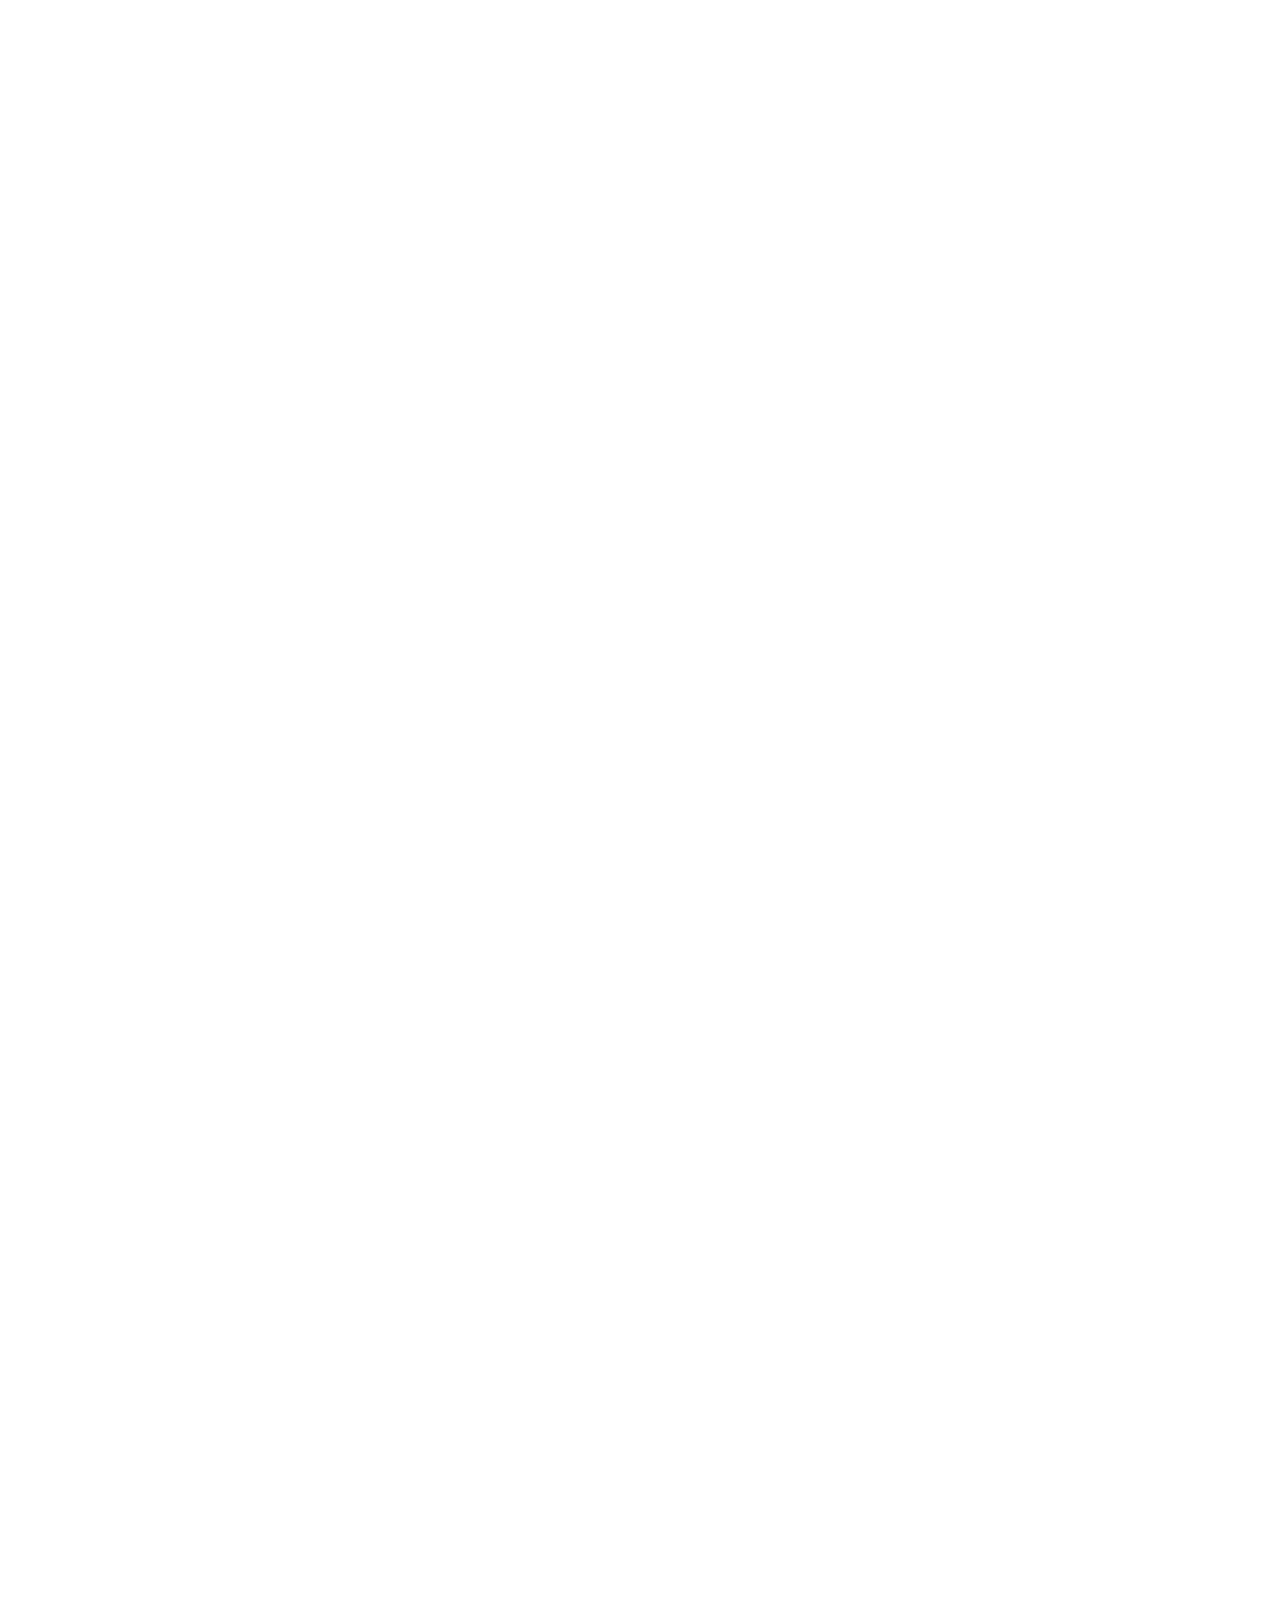
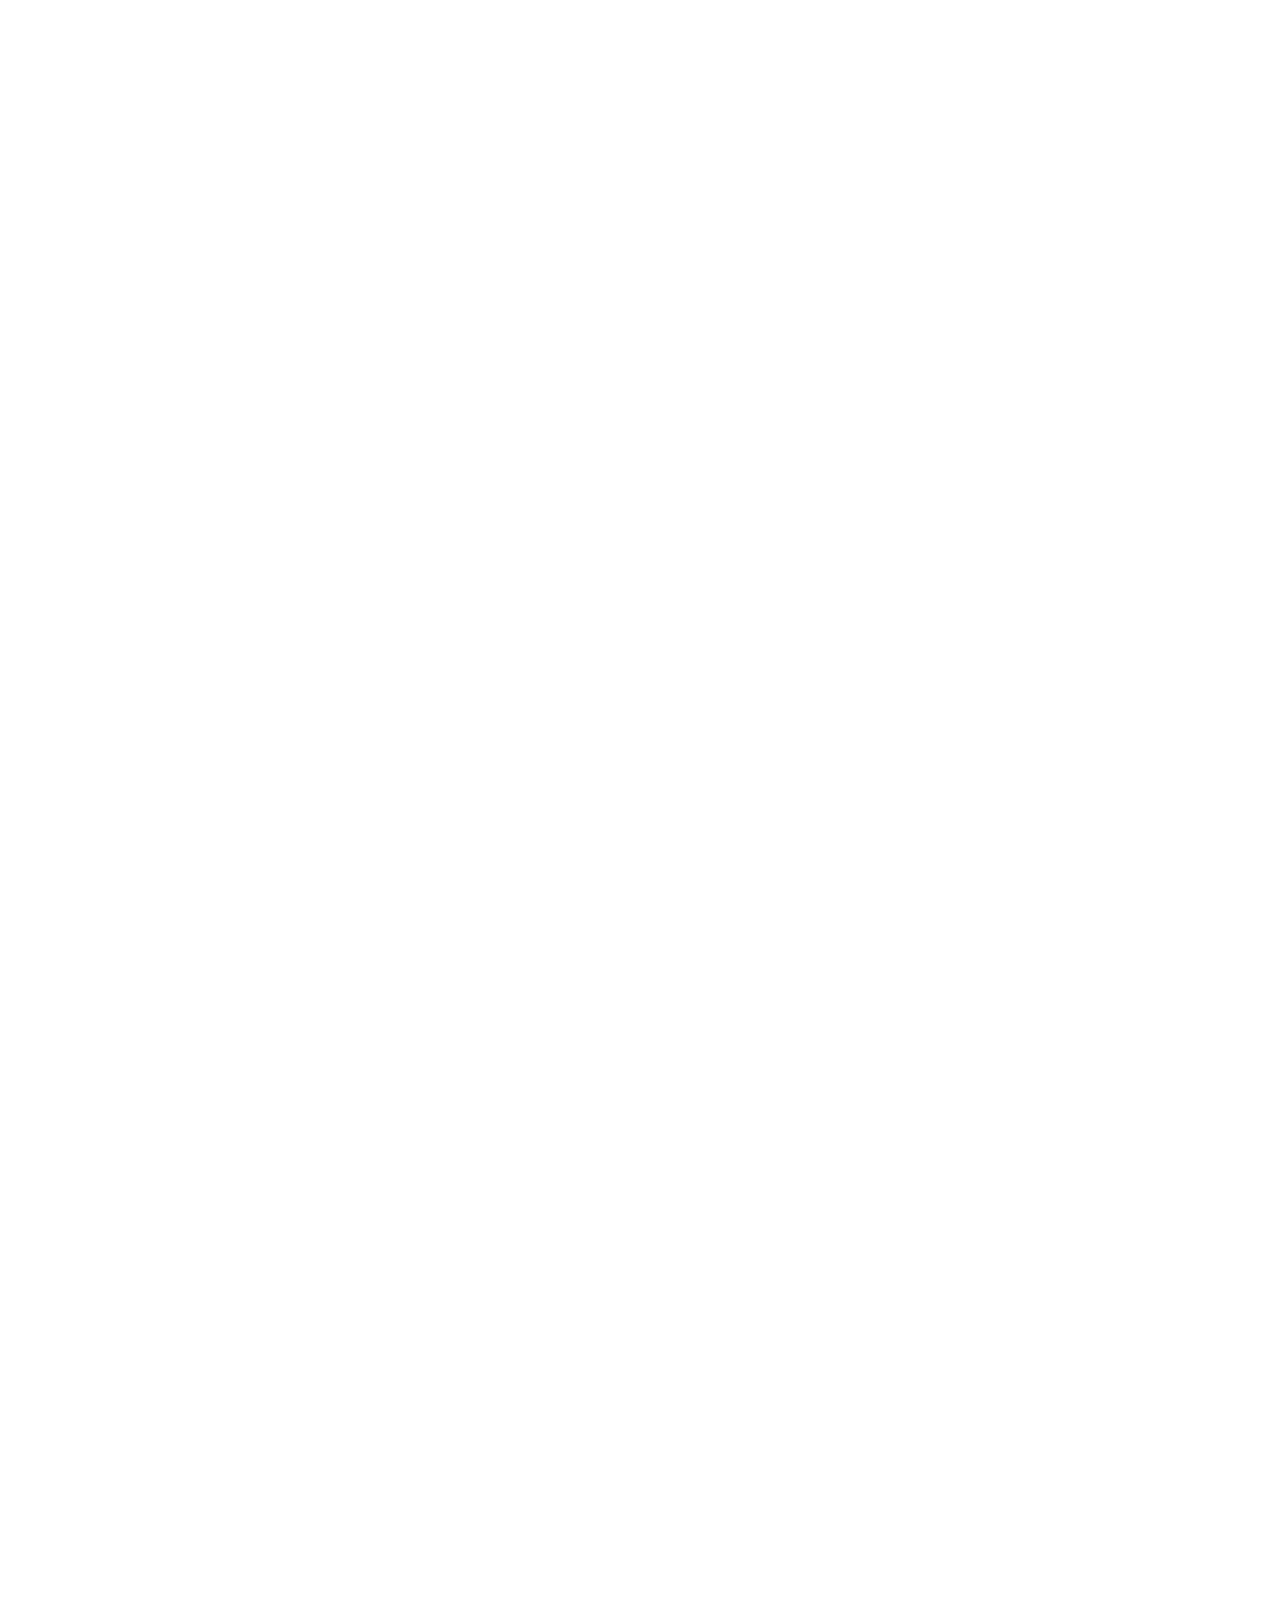
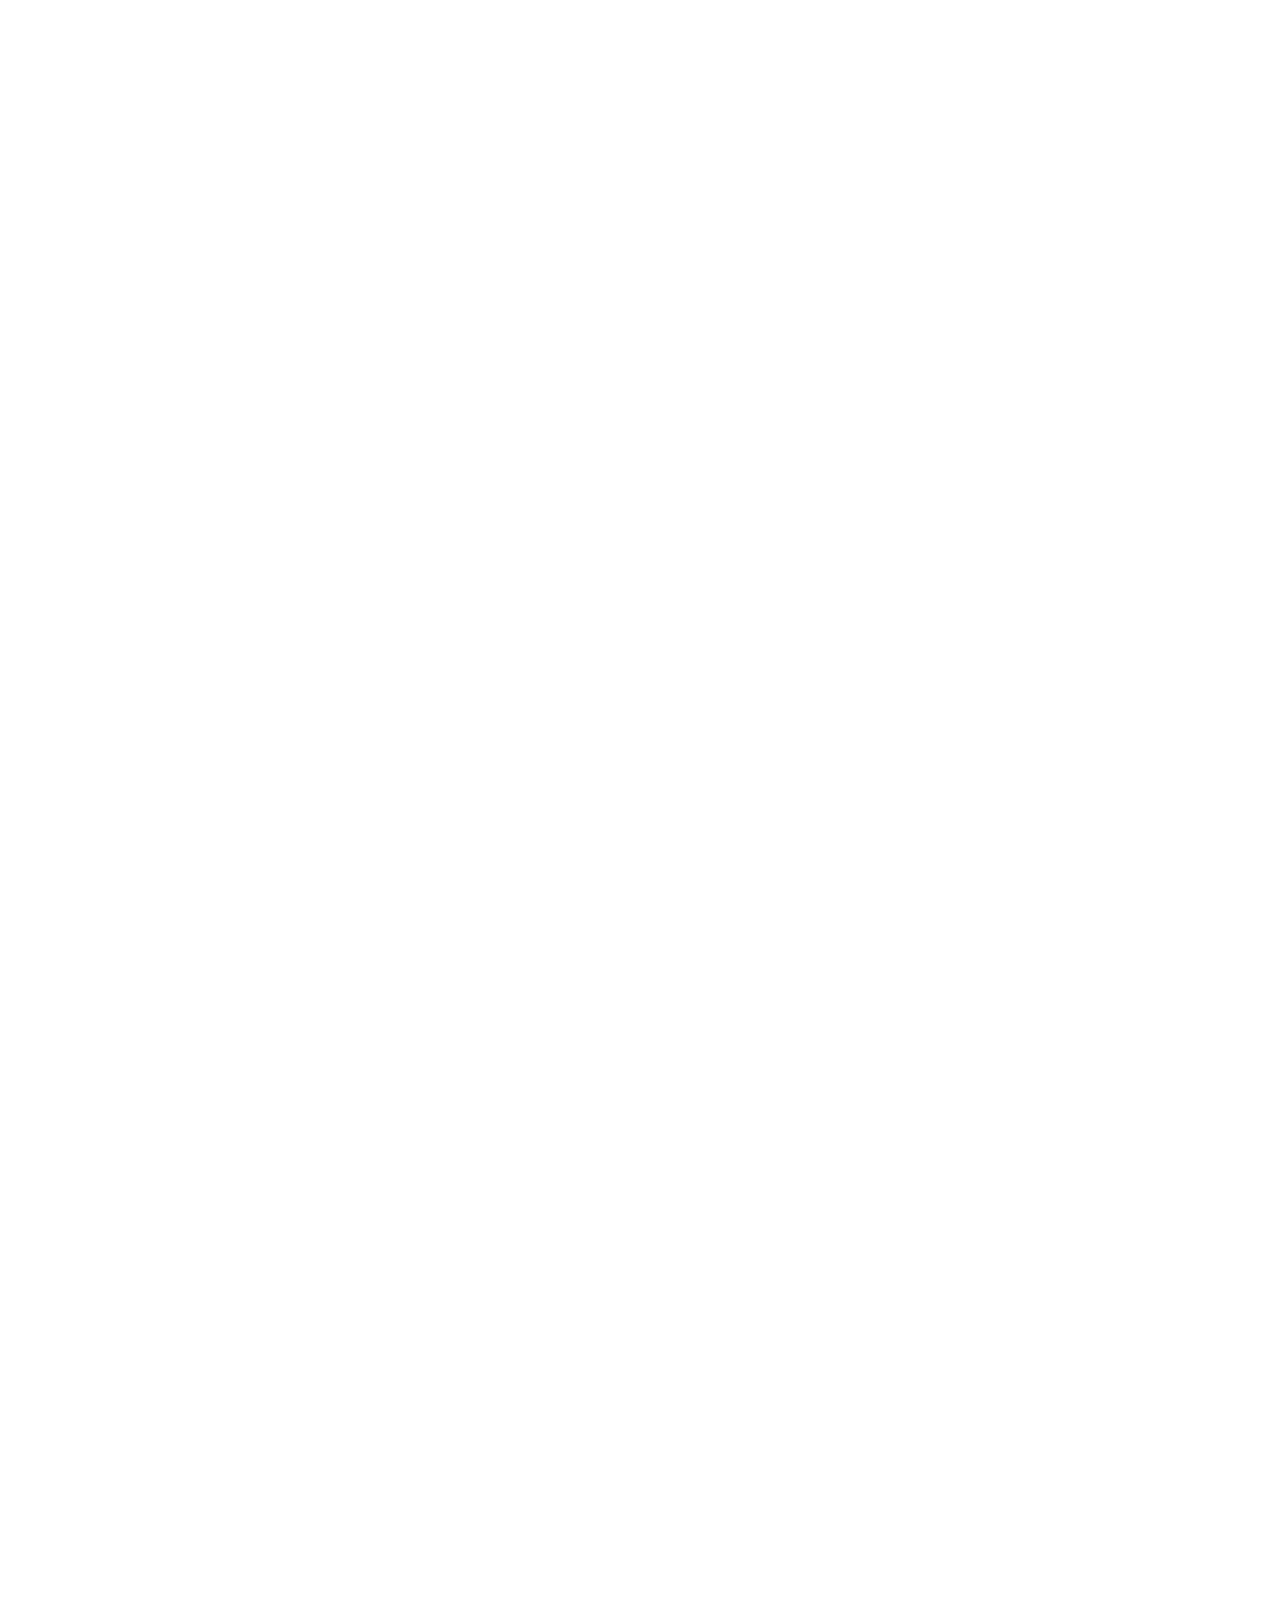
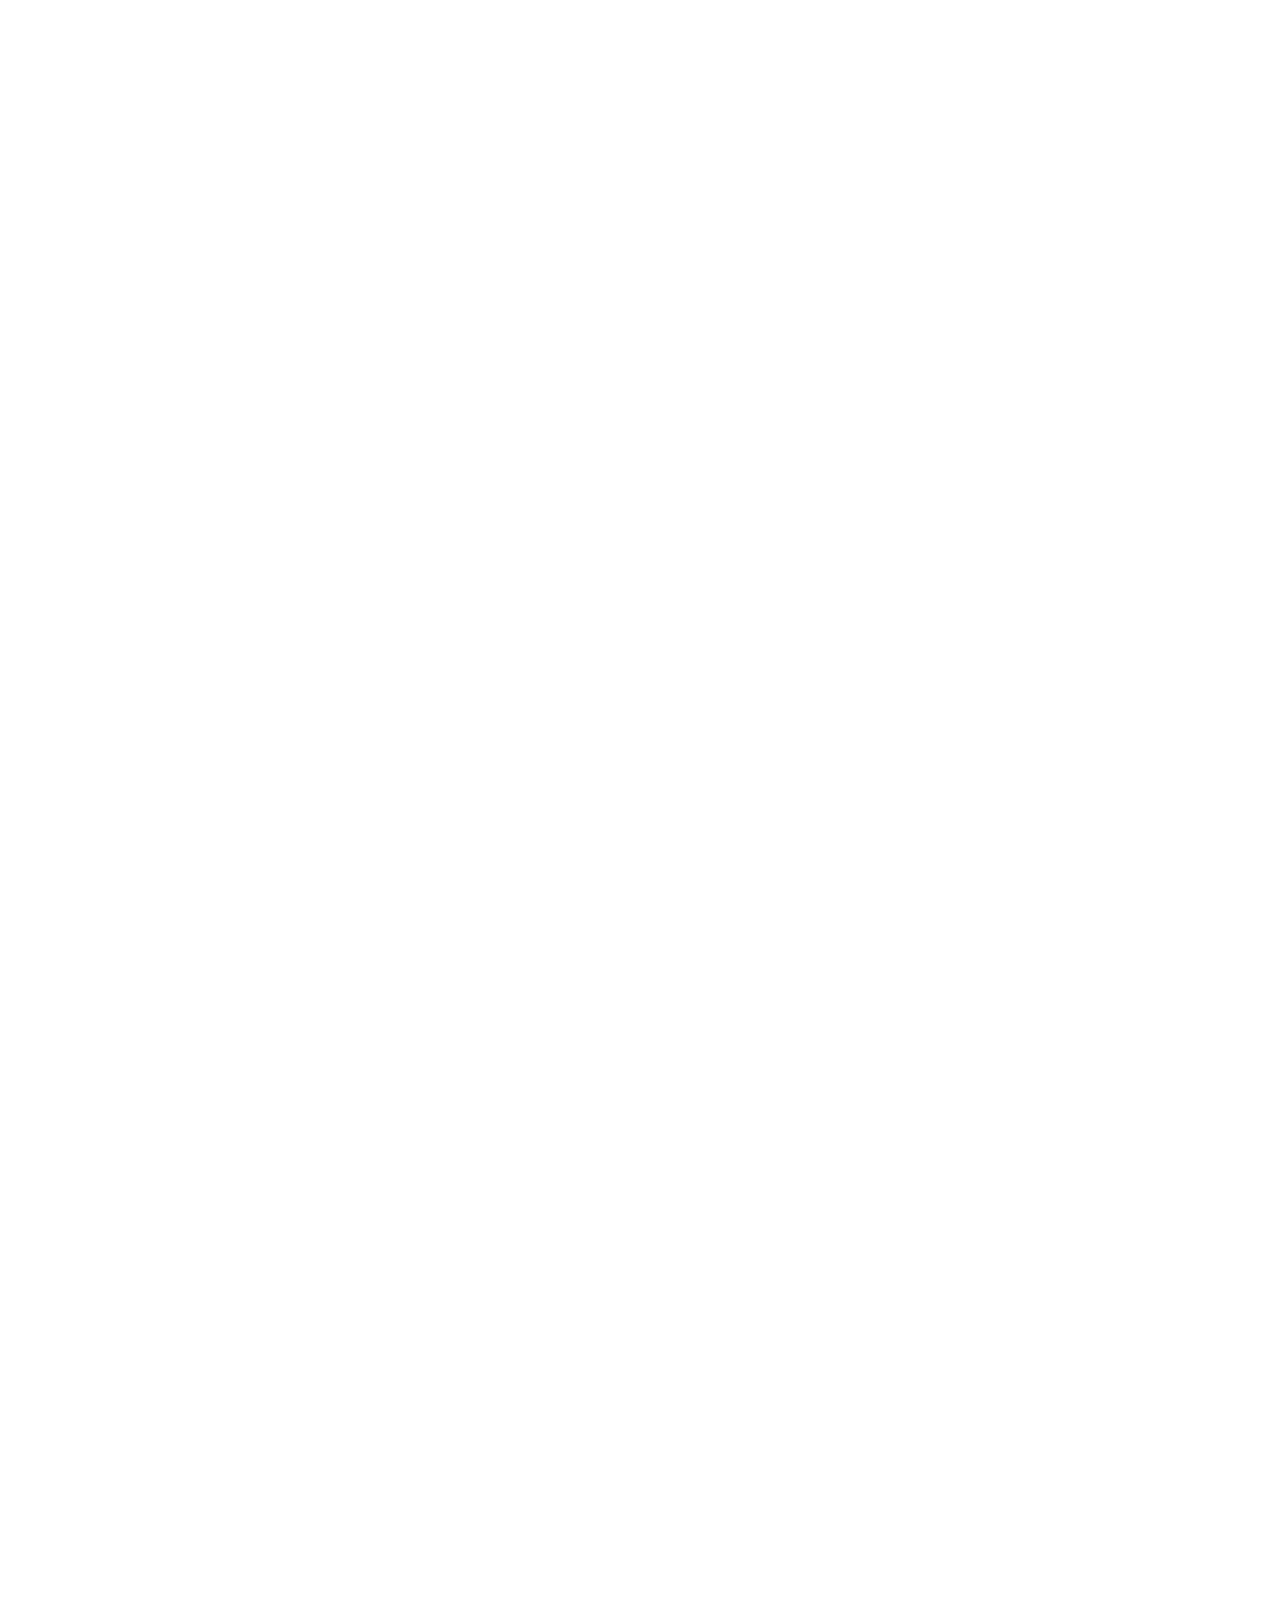
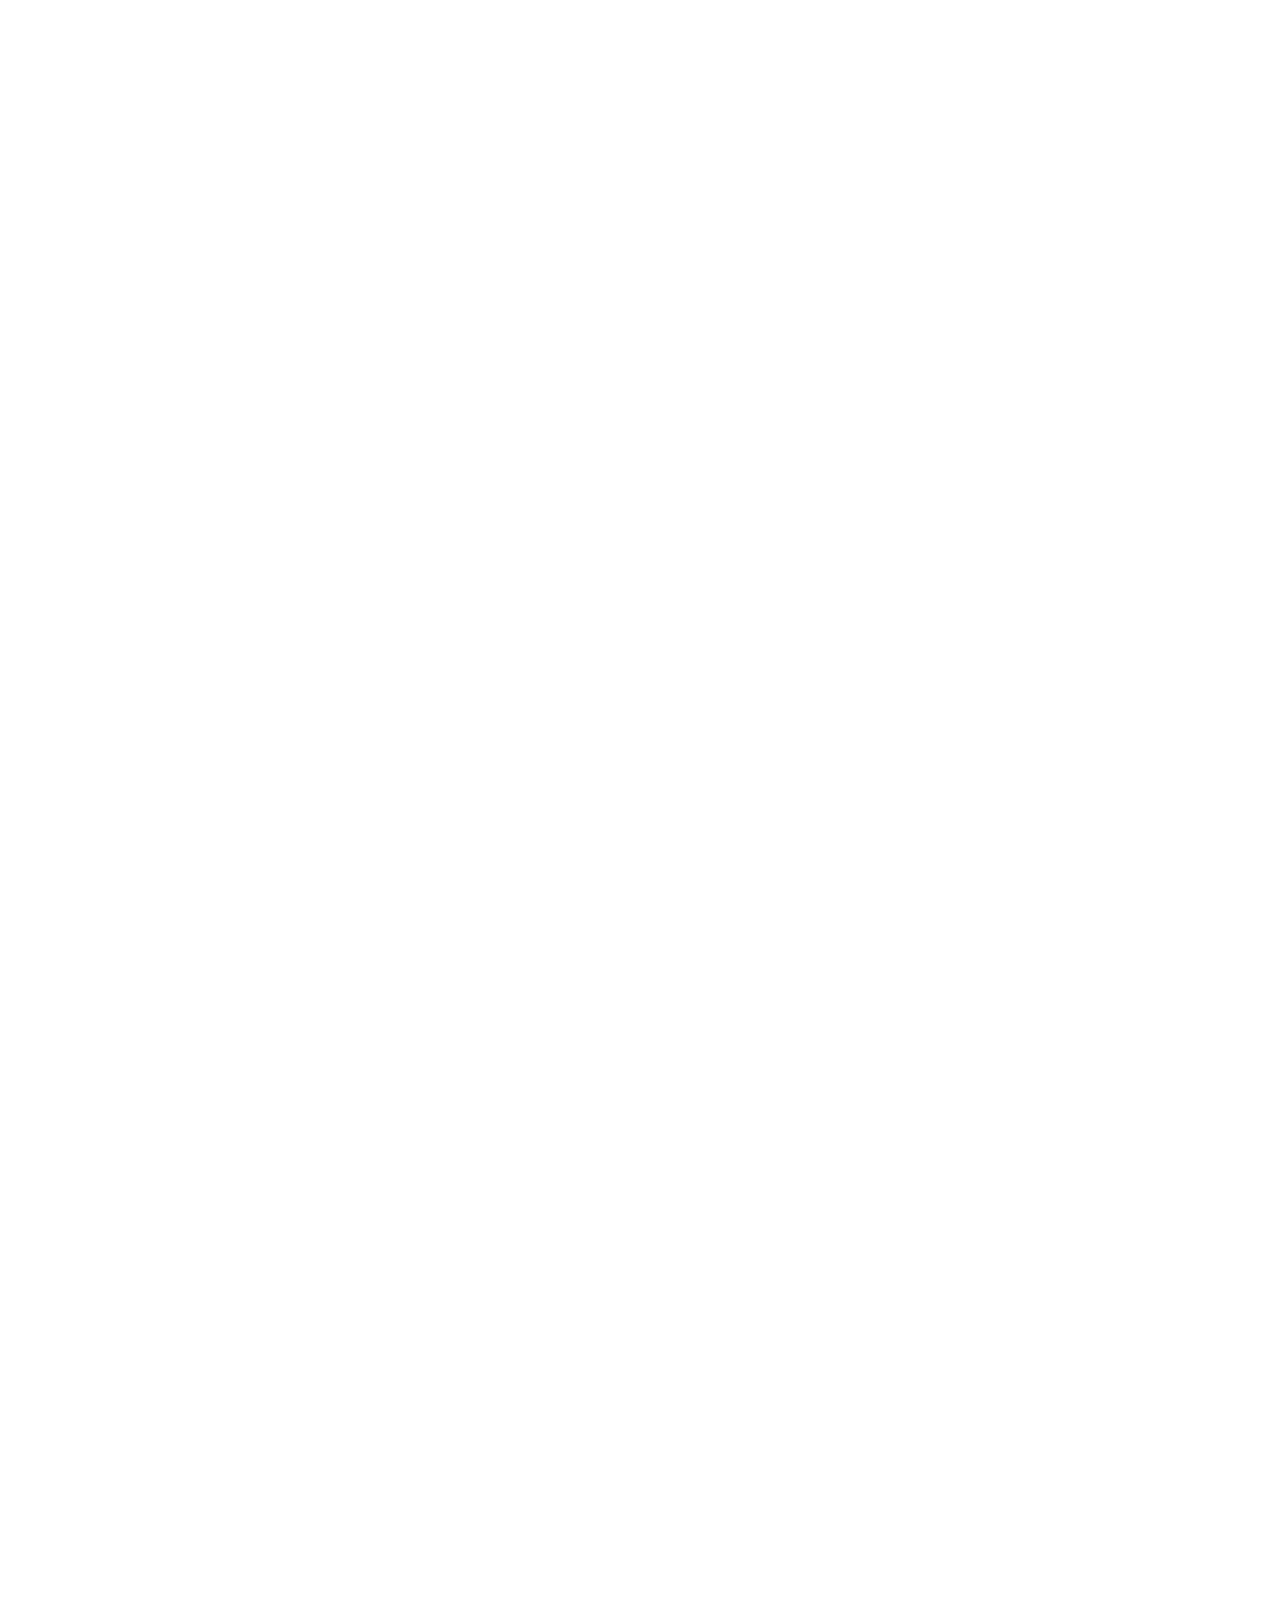
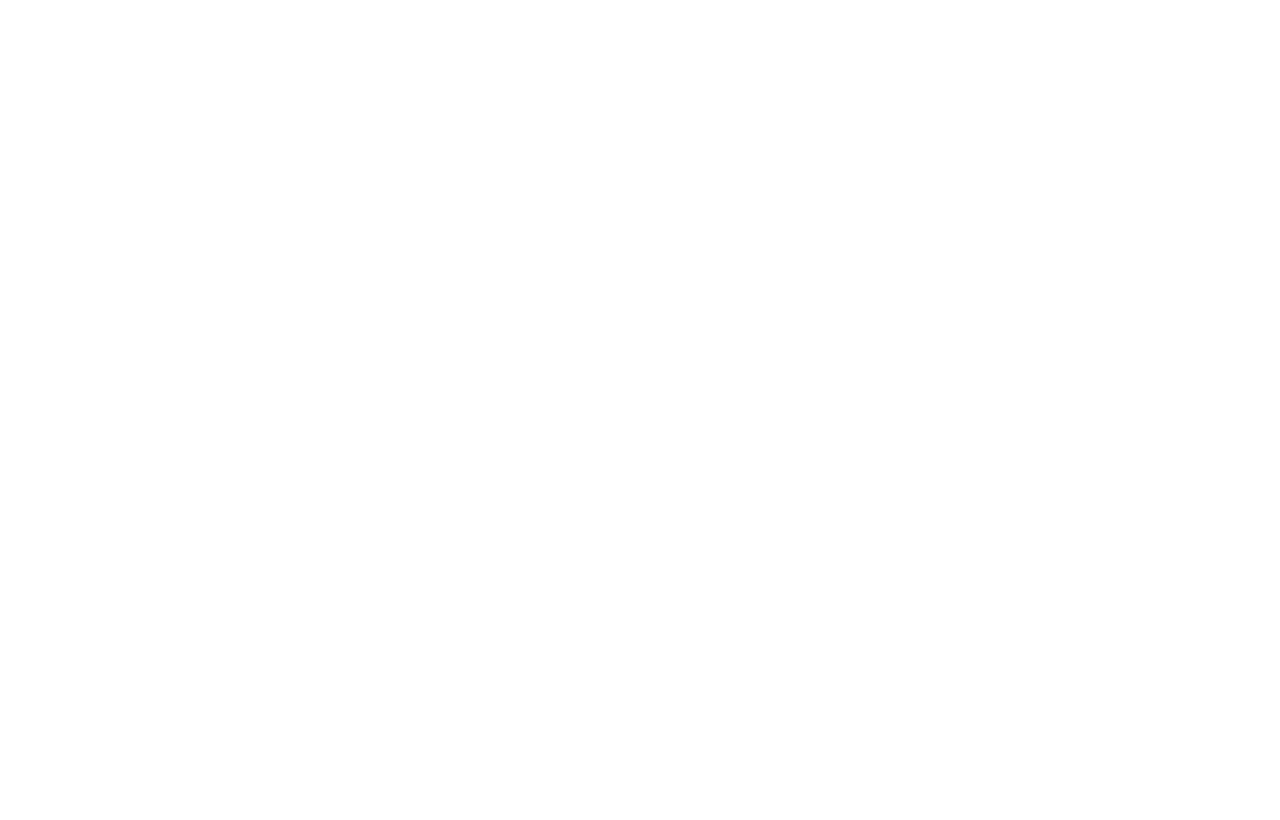
<file: projects/axure_dash/home.html>
﻿<!DOCTYPE html>
<html>
  <head>
    <title>Home</title>
    <meta http-equiv="X-UA-Compatible" content="IE=edge"/>
    <meta http-equiv="content-type" content="text/html; charset=utf-8"/>
    <meta name="apple-mobile-web-app-capable" content="yes"/>
    <link href="resources/css/jquery-ui-themes.css" type="text/css" rel="stylesheet"/>
    <link href="resources/css/axure_rp_page.css" type="text/css" rel="stylesheet"/>
    <link href="data/styles.css" type="text/css" rel="stylesheet"/>
    <link href="files/home/styles.css" type="text/css" rel="stylesheet"/>
    <script src="resources/scripts/jquery-1.7.1.min.js"></script>
    <script src="resources/scripts/jquery-ui-1.8.10.custom.min.js"></script>
    <script src="resources/scripts/prototypePre.js"></script>
    <script src="data/document.js"></script>
    <script src="resources/scripts/prototypePost.js"></script>
    <script src="files/home/data.js"></script>
    <script type="text/javascript">
      $axure.utils.getTransparentGifPath = function() { return 'resources/images/transparent.gif'; };
      $axure.utils.getOtherPath = function() { return 'resources/Other.html'; };
      $axure.utils.getReloadPath = function() { return 'resources/reload.html'; };
    </script>
  </head>
  <body>
    <div id="base" class="">

      <!-- Unnamed (Image) -->
      <div id="u0" class="ax_default image">
        <img id="u0_img" class="img " src="images/home/u0.png"/>
      </div>

      <!-- Unnamed (Image) -->
      <div id="u1" class="ax_default image">
        <img id="u1_img" class="img " src="images/home/u1.jpg"/>
      </div>

      <!-- Unnamed (Image) -->
      <div id="u2" class="ax_default image">
        <img id="u2_img" class="img " src="images/home/u2.jpg"/>
      </div>

      <!-- Unnamed (Image) -->
      <div id="u3" class="ax_default image">
        <img id="u3_img" class="img " src="images/home/u3.jpg"/>
      </div>

      <!-- Unnamed (Group) -->
      <div id="u4" class="ax_default" data-left="3243" data-top="4417" data-width="320" data-height="495">

        <!-- Unnamed (Rectangle) -->
        <div id="u5" class="ax_default shape">
          <img id="u5_img" class="img " src="images/home/u5.png"/>
          <div id="u5_text" class="text ">
            <p><span>&nbsp;</span></p>
          </div>
        </div>

        <!-- Unnamed (Horizontal Line) -->
        <div id="u6" class="ax_default horizontal_line">
          <img id="u6_img" class="img " src="images/home/u6.png"/>
        </div>

        <!-- Unnamed (Rectangle) -->
        <div id="u7" class="ax_default paragraph1">
          <div id="u7_div" class=""></div>
          <div id="u7_text" class="text ">
            <p><span>30K</span></p>
          </div>
        </div>

        <!-- Unnamed (Horizontal Line) -->
        <div id="u8" class="ax_default horizontal_line">
          <img id="u8_img" class="img " src="images/home/u6.png"/>
        </div>

        <!-- Unnamed (Horizontal Line) -->
        <div id="u9" class="ax_default horizontal_line">
          <img id="u9_img" class="img " src="images/home/u6.png"/>
        </div>

        <!-- Unnamed (Horizontal Line) -->
        <div id="u10" class="ax_default horizontal_line">
          <img id="u10_img" class="img " src="images/home/u6.png"/>
        </div>

        <!-- Unnamed (Vertical Line) -->
        <div id="u11" class="ax_default vertical_line">
          <img id="u11_img" class="img " src="images/home/u11.png"/>
        </div>

        <!-- Unnamed (Rectangle) -->
        <div id="u12" class="ax_default paragraph1">
          <div id="u12_div" class=""></div>
          <div id="u12_text" class="text ">
            <p><span>2015</span></p>
          </div>
        </div>

        <!-- Unnamed (Rectangle) -->
        <div id="u13" class="ax_default paragraph1">
          <div id="u13_div" class=""></div>
          <div id="u13_text" class="text ">
            <p><span>2014</span></p>
          </div>
        </div>

        <!-- Unnamed (Rectangle) -->
        <div id="u14" class="ax_default paragraph1">
          <div id="u14_div" class=""></div>
          <div id="u14_text" class="text ">
            <p><span>2013</span></p>
          </div>
        </div>

        <!-- Unnamed (Rectangle) -->
        <div id="u15" class="ax_default paragraph1">
          <div id="u15_div" class=""></div>
          <div id="u15_text" class="text ">
            <p><span>2012</span></p>
          </div>
        </div>

        <!-- Unnamed (Vertical Line) -->
        <div id="u16" class="ax_default vertical_line">
          <img id="u16_img" class="img " src="images/home/u11.png"/>
        </div>

        <!-- Unnamed (Vertical Line) -->
        <div id="u17" class="ax_default vertical_line">
          <img id="u17_img" class="img " src="images/home/u17.png"/>
        </div>

        <!-- Unnamed (Vertical Line) -->
        <div id="u18" class="ax_default vertical_line">
          <img id="u18_img" class="img " src="images/home/u11.png"/>
        </div>

        <!-- Unnamed (Rectangle) -->
        <div id="u19" class="ax_default paragraph1">
          <div id="u19_div" class=""></div>
          <div id="u19_text" class="text ">
            <p><span>0</span></p>
          </div>
        </div>

        <!-- Unnamed (Rectangle) -->
        <div id="u20" class="ax_default paragraph1">
          <div id="u20_div" class=""></div>
          <div id="u20_text" class="text ">
            <p><span>25K</span></p>
          </div>
        </div>

        <!-- Unnamed (Rectangle) -->
        <div id="u21" class="ax_default paragraph1">
          <div id="u21_div" class=""></div>
          <div id="u21_text" class="text ">
            <p><span>20K</span></p>
          </div>
        </div>

        <!-- Unnamed (Rectangle) -->
        <div id="u22" class="ax_default shape">
          <div id="u22_div" class=""></div>
        </div>

        <!-- Unnamed (Rectangle) -->
        <div id="u23" class="ax_default shape">
          <div id="u23_div" class=""></div>
        </div>

        <!-- Unnamed (Rectangle) -->
        <div id="u24" class="ax_default shape">
          <div id="u24_div" class=""></div>
        </div>

        <!-- Unnamed (Rectangle) -->
        <div id="u25" class="ax_default shape">
          <div id="u25_div" class=""></div>
        </div>

        <!-- Unnamed (Rectangle) -->
        <div id="u26" class="ax_default shape">
          <img id="u26_img" class="img " src="images/home/u26.png"/>
        </div>

        <!-- Unnamed (Rectangle) -->
        <div id="u27" class="ax_default shape">
          <img id="u27_img" class="img " src="images/home/u27.png"/>
        </div>

        <!-- Unnamed (Rectangle) -->
        <div id="u28" class="ax_default paragraph1">
          <div id="u28_div" class=""></div>
          <div id="u28_text" class="text ">
            <p><span>Project1</span></p>
          </div>
        </div>

        <!-- Unnamed (Rectangle) -->
        <div id="u29" class="ax_default paragraph1">
          <div id="u29_div" class=""></div>
          <div id="u29_text" class="text ">
            <p><span>Project2</span></p>
          </div>
        </div>

        <!-- Unnamed (Rectangle) -->
        <div id="u30" class="ax_default paragraph1">
          <div id="u30_div" class=""></div>
          <div id="u30_text" class="text ">
            <p><span>Project3</span></p>
          </div>
        </div>

        <!-- Unnamed (Rectangle) -->
        <div id="u31" class="ax_default shape">
          <img id="u31_img" class="img " src="images/home/u31.png"/>
        </div>

        <!-- Unnamed (Rectangle) -->
        <div id="u32" class="ax_default shape">
          <div id="u32_div" class=""></div>
        </div>

        <!-- Unnamed (Rectangle) -->
        <div id="u33" class="ax_default shape">
          <div id="u33_div" class=""></div>
        </div>

        <!-- Unnamed (Rectangle) -->
        <div id="u34" class="ax_default shape">
          <div id="u34_div" class=""></div>
        </div>

        <!-- Unnamed (Rectangle) -->
        <div id="u35" class="ax_default shape">
          <div id="u35_div" class=""></div>
        </div>

        <!-- Unnamed (Rectangle) -->
        <div id="u36" class="ax_default shape">
          <div id="u36_div" class=""></div>
        </div>

        <!-- Unnamed (Rectangle) -->
        <div id="u37" class="ax_default shape">
          <div id="u37_div" class=""></div>
        </div>

        <!-- Unnamed (Rectangle) -->
        <div id="u38" class="ax_default shape">
          <div id="u38_div" class=""></div>
        </div>

        <!-- Unnamed (Rectangle) -->
        <div id="u39" class="ax_default shape">
          <div id="u39_div" class=""></div>
        </div>

        <!-- Unnamed (Horizontal Line) -->
        <div id="u40" class="ax_default horizontal_line">
          <img id="u40_img" class="img " src="images/home/u40.png"/>
        </div>

        <!-- Unnamed (Rectangle) -->
        <div id="u41" class="ax_default paragraph1">
          <div id="u41_div" class=""></div>
          <div id="u41_text" class="text ">
            <p><span>25.9</span></p>
          </div>
        </div>

        <!-- Unnamed (Rectangle) -->
        <div id="u42" class="ax_default paragraph1">
          <div id="u42_div" class=""></div>
          <div id="u42_text" class="text ">
            <p><span>-69.5%</span></p>
          </div>
        </div>

        <!-- Unnamed (Rectangle) -->
        <div id="u43" class="ax_default paragraph1">
          <div id="u43_div" class=""></div>
          <div id="u43_text" class="text ">
            <p><span>K</span></p>
          </div>
        </div>

        <!-- Unnamed (Rectangle) -->
        <div id="u44" class="ax_default paragraph1">
          <div id="u44_div" class=""></div>
          <div id="u44_text" class="text ">
            <p><span>Project Cost</span></p>
          </div>
        </div>

        <!-- Unnamed (Rectangle) -->
        <div id="u45" class="ax_default paragraph1">
          <div id="u45_div" class=""></div>
          <div id="u45_text" class="text ">
            <p><span>Cost in EUR</span></p>
          </div>
        </div>

        <!-- Unnamed (Rectangle) -->
        <div id="u46" class="ax_default paragraph1">
          <div id="u46_div" class=""></div>
          <div id="u46_text" class="text ">
            <p><span>YTD</span></p>
          </div>
        </div>

        <!-- Unnamed (Rectangle) -->
        <div id="u47" class="ax_default paragraph1">
          <div id="u47_div" class=""></div>
          <div id="u47_text" class="text ">
            <p><span></span></p>
          </div>
        </div>

        <!-- Unnamed (Rectangle) -->
        <div id="u48" class="ax_default paragraph1">
          <div id="u48_div" class=""></div>
          <div id="u48_text" class="text ">
            <p><span>Deviation</span></p>
          </div>
        </div>

        <!-- Unnamed (Rectangle) -->
        <div id="u49" class="ax_default paragraph1">
          <div id="u49_div" class=""></div>
          <div id="u49_text" class="text ">
            <p><span>Target</span></p>
          </div>
        </div>

        <!-- Unnamed (Rectangle) -->
        <div id="u50" class="ax_default paragraph1">
          <div id="u50_div" class=""></div>
          <div id="u50_text" class="text ">
            <p><span>85K</span></p>
          </div>
        </div>

        <!-- Unnamed (Rectangle) -->
        <div id="u51" class="ax_default label">
          <div id="u51_div" class=""></div>
          <div id="u51_text" class="text ">
            <p><span>Cost by Project and Year&nbsp; &nbsp; &nbsp; &nbsp; &nbsp; &nbsp; &nbsp; &nbsp; &nbsp; &nbsp; &nbsp; &nbsp; &nbsp; &nbsp;&nbsp; </span></p>
          </div>
        </div>
      </div>

      <!-- Unnamed (Rectangle) -->
      <div id="u52" class="ax_default shape">
        <div id="u52_div" class=""></div>
      </div>

      <!-- Unnamed (Rectangle) -->
      <div id="u53" class="ax_default shape">
        <div id="u53_div" class=""></div>
        <div id="u53_text" class="text ">
          <p><span>U-Workflow Dashboard</span></p>
        </div>
      </div>

      <!-- Unnamed (Group) -->
      <div id="u54" class="ax_default" data-left="3420" data-top="5360" data-width="640" data-height="460">

        <!-- Unnamed (Rectangle) -->
        <div id="u55" class="ax_default shape">
          <img id="u55_img" class="img " src="images/home/u55.png"/>
          <div id="u55_text" class="text ">
            <p><span>&nbsp;</span></p>
          </div>
        </div>

        <!-- Unnamed (Rectangle) -->
        <div id="u56" class="ax_default shape">
          <div id="u56_div" class=""></div>
          <div id="u56_text" class="text ">
            <p><span>Project Name</span></p>
          </div>
        </div>

        <!-- Unnamed (Rectangle) -->
        <div id="u57" class="ax_default heading_2">
          <div id="u57_div" class=""></div>
          <div id="u57_text" class="text ">
            <p><span>Failed Tests</span></p>
          </div>
        </div>

        <!-- Unnamed (Rectangle) -->
        <div id="u58" class="ax_default paragraph1">
          <div id="u58_div" class=""></div>
          <div id="u58_text" class="text ">
            <p><span>Subtext if needed</span></p>
          </div>
        </div>

        <!-- Unnamed (Rectangle) -->
        <div id="u59" class="ax_default shape">
          <div id="u59_div" class=""></div>
          <div id="u59_text" class="text ">
            <p><span>Optomaton</span></p>
          </div>
        </div>

        <!-- Unnamed (Rectangle) -->
        <div id="u60" class="ax_default shape">
          <div id="u60_div" class=""></div>
          <div id="u60_text" class="text ">
            <p><span>-</span></p>
          </div>
        </div>

        <!-- Unnamed (Rectangle) -->
        <div id="u61" class="ax_default shape">
          <div id="u61_div" class=""></div>
          <div id="u61_text" class="text ">
            <p><span>Compat</span></p>
          </div>
        </div>

        <!-- Unnamed (Rectangle) -->
        <div id="u62" class="ax_default shape">
          <div id="u62_div" class=""></div>
          <div id="u62_text" class="text ">
            <p><span>Test</span></p>
          </div>
        </div>

        <!-- Unnamed (Rectangle) -->
        <div id="u63" class="ax_default shape">
          <div id="u63_div" class=""></div>
          <div id="u63_text" class="text ">
            <p><span>api</span></p>
          </div>
        </div>

        <!-- Unnamed (Rectangle) -->
        <div id="u64" class="ax_default shape">
          <div id="u64_div" class=""></div>
          <div id="u64_text" class="text ">
            <p><span>Inference</span></p>
          </div>
        </div>

        <!-- Unnamed (Rectangle) -->
        <div id="u65" class="ax_default shape">
          <div id="u65_div" class=""></div>
          <div id="u65_text" class="text ">
            <p><span>Compat</span></p>
          </div>
        </div>

        <!-- Unnamed (Rectangle) -->
        <div id="u66" class="ax_default shape">
          <div id="u66_div" class=""></div>
          <div id="u66_text" class="text ">
            <p><span>api</span></p>
          </div>
        </div>

        <!-- Unnamed (Rectangle) -->
        <div id="u67" class="ax_default shape">
          <div id="u67_div" class=""></div>
          <div id="u67_text" class="text ">
            <p><span>Inference</span></p>
          </div>
        </div>

        <!-- Unnamed (Rectangle) -->
        <div id="u68" class="ax_default shape">
          <div id="u68_div" class=""></div>
          <div id="u68_text" class="text ">
            <p><span>Compat</span></p>
          </div>
        </div>

        <!-- Unnamed (Rectangle) -->
        <div id="u69" class="ax_default shape">
          <div id="u69_div" class=""></div>
          <div id="u69_text" class="text ">
            <p><span>e2e</span></p>
          </div>
        </div>

        <!-- Unnamed (Rectangle) -->
        <div id="u70" class="ax_default shape">
          <div id="u70_div" class=""></div>
          <div id="u70_text" class="text ">
            <p><span>TurkTelecom</span></p>
          </div>
        </div>

        <!-- Unnamed (Rectangle) -->
        <div id="u71" class="ax_default shape">
          <div id="u71_div" class=""></div>
          <div id="u71_text" class="text ">
            <p><span>Compat</span></p>
          </div>
        </div>

        <!-- Unnamed (Rectangle) -->
        <div id="u72" class="ax_default shape">
          <div id="u72_div" class=""></div>
          <div id="u72_text" class="text ">
            <p><span>api</span></p>
          </div>
        </div>

        <!-- Unnamed (Rectangle) -->
        <div id="u73" class="ax_default shape">
          <div id="u73_div" class=""></div>
          <div id="u73_text" class="text ">
            <p><span>TurkTelecom</span></p>
          </div>
        </div>

        <!-- Unnamed (Rectangle) -->
        <div id="u74" class="ax_default shape">
          <div id="u74_div" class=""></div>
          <div id="u74_text" class="text ">
            <p><span>Compat</span></p>
          </div>
        </div>

        <!-- Unnamed (Rectangle) -->
        <div id="u75" class="ax_default shape">
          <div id="u75_div" class=""></div>
          <div id="u75_text" class="text ">
            <p><span>e2e</span></p>
          </div>
        </div>

        <!-- Unnamed (Rectangle) -->
        <div id="u76" class="ax_default shape">
          <div id="u76_div" class=""></div>
          <div id="u76_text" class="text ">
            <p><span>Full Test Name</span></p>
          </div>
        </div>

        <!-- Unnamed (Rectangle) -->
        <div id="u77" class="ax_default shape">
          <div id="u77_div" class=""></div>
          <div id="u77_text" class="text ">
            <p><span>uw-optomaton-api-compat</span></p>
          </div>
        </div>

        <!-- Unnamed (Rectangle) -->
        <div id="u78" class="ax_default shape">
          <div id="u78_div" class=""></div>
          <div id="u78_text" class="text ">
            <p><span>uw-inference-api-compat</span></p>
          </div>
        </div>

        <!-- Unnamed (Rectangle) -->
        <div id="u79" class="ax_default shape">
          <div id="u79_div" class=""></div>
          <div id="u79_text" class="text ">
            <p><span>uw-inference-e2e-compat</span></p>
          </div>
        </div>

        <!-- Unnamed (Rectangle) -->
        <div id="u80" class="ax_default shape">
          <div id="u80_div" class=""></div>
          <div id="u80_text" class="text ">
            <p><span>uw-turktelecom-api-compat</span></p>
          </div>
        </div>

        <!-- Unnamed (Rectangle) -->
        <div id="u81" class="ax_default shape">
          <div id="u81_div" class=""></div>
          <div id="u81_text" class="text ">
            <p><span>uw-turktelecom-e2e-compat</span></p>
          </div>
        </div>

        <!-- Unnamed (Rectangle) -->
        <div id="u82" class="ax_default shape">
          <div id="u82_div" class=""></div>
          <div id="u82_text" class="text ">
            <p><span>OPT</span></p>
          </div>
        </div>

        <!-- Unnamed (Rectangle) -->
        <div id="u83" class="ax_default shape">
          <div id="u83_div" class=""></div>
          <div id="u83_text" class="text ">
            <p><span>INF</span></p>
          </div>
        </div>

        <!-- Unnamed (Rectangle) -->
        <div id="u84" class="ax_default shape">
          <div id="u84_div" class=""></div>
          <div id="u84_text" class="text ">
            <p><span>TT</span></p>
          </div>
        </div>

        <!-- Unnamed (Rectangle) -->
        <div id="u85" class="ax_default shape">
          <div id="u85_div" class=""></div>
          <div id="u85_text" class="text ">
            <p><span>INF</span></p>
          </div>
        </div>

        <!-- Unnamed (Rectangle) -->
        <div id="u86" class="ax_default shape">
          <div id="u86_div" class=""></div>
          <div id="u86_text" class="text ">
            <p><span>TT</span></p>
          </div>
        </div>
      </div>

      <!-- Unnamed (Group) -->
      <div id="u87" class="ax_default" data-left="4080" data-top="5360" data-width="780" data-height="400">

        <!-- Unnamed (Rectangle) -->
        <div id="u88" class="ax_default shape">
          <img id="u88_img" class="img " src="images/home/u88.png"/>
          <div id="u88_text" class="text ">
            <p><span>&nbsp;</span></p>
          </div>
        </div>

        <!-- Unnamed (Rectangle) -->
        <div id="u89" class="ax_default paragraph1">
          <div id="u89_div" class=""></div>
          <div id="u89_text" class="text ">
            <p><span>Metrics</span></p>
          </div>
        </div>

        <!-- Unnamed (Rectangle) -->
        <div id="u90" class="ax_default paragraph1">
          <div id="u90_div" class=""></div>
          <div id="u90_text" class="text ">
            <p><span>Subtext if needed</span></p>
          </div>
        </div>

        <!-- Unnamed (Group) -->
        <div id="u91" class="ax_default" data-left="4106" data-top="5720" data-width="269" data-height="14">

          <!-- Unnamed (Ellipse) -->
          <div id="u92" class="ax_default shape">
            <img id="u92_img" class="img " src="images/home/u92.png"/>
          </div>

          <!-- Unnamed (Rectangle) -->
          <div id="u93" class="ax_default paragraph1">
            <div id="u93_div" class=""></div>
            <div id="u93_text" class="text ">
              <p><span>Legend label 1</span></p>
            </div>
          </div>

          <!-- Unnamed (Group) -->
          <div id="u94" class="ax_default" data-left="4226" data-top="5720" data-width="149" data-height="14">

            <!-- Unnamed (Ellipse) -->
            <div id="u95" class="ax_default shape">
              <img id="u95_img" class="img " src="images/home/u95.png"/>
            </div>

            <!-- Unnamed (Rectangle) -->
            <div id="u96" class="ax_default paragraph1">
              <div id="u96_div" class=""></div>
              <div id="u96_text" class="text ">
                <p><span>Legend label 2</span></p>
              </div>
            </div>
          </div>
        </div>

        <!-- Unnamed (Group) -->
        <div id="u97" class="ax_default" data-left="4103" data-top="5460" data-width="729" data-height="237">

          <!-- Unnamed (Horizontal Line) -->
          <div id="u98" class="ax_default horizontal_line">
            <img id="u98_img" class="img " src="images/home/u98.png"/>
          </div>

          <!-- Unnamed (Rectangle) -->
          <div id="u99" class="ax_default paragraph1">
            <div id="u99_div" class=""></div>
            <div id="u99_text" class="text ">
              <p><span>350.0 K</span></p>
            </div>
          </div>

          <!-- Unnamed (Horizontal Line) -->
          <div id="u100" class="ax_default horizontal_line">
            <img id="u100_img" class="img " src="images/home/u98.png"/>
          </div>

          <!-- Unnamed (Rectangle) -->
          <div id="u101" class="ax_default paragraph1">
            <div id="u101_div" class=""></div>
            <div id="u101_text" class="text ">
              <p><span>300.0 K</span></p>
            </div>
          </div>

          <!-- Unnamed (Horizontal Line) -->
          <div id="u102" class="ax_default horizontal_line">
            <img id="u102_img" class="img " src="images/home/u98.png"/>
          </div>

          <!-- Unnamed (Horizontal Line) -->
          <div id="u103" class="ax_default horizontal_line">
            <img id="u103_img" class="img " src="images/home/u98.png"/>
          </div>

          <!-- Unnamed (Horizontal Line) -->
          <div id="u104" class="ax_default horizontal_line">
            <img id="u104_img" class="img " src="images/home/u98.png"/>
          </div>

          <!-- Unnamed (Horizontal Line) -->
          <div id="u105" class="ax_default horizontal_line">
            <img id="u105_img" class="img " src="images/home/u98.png"/>
          </div>

          <!-- Unnamed (Horizontal Line) -->
          <div id="u106" class="ax_default horizontal_line">
            <img id="u106_img" class="img " src="images/home/u98.png"/>
          </div>

          <!-- Unnamed (Horizontal Line) -->
          <div id="u107" class="ax_default horizontal_line">
            <img id="u107_img" class="img " src="images/home/u98.png"/>
          </div>

          <!-- Unnamed (Rectangle) -->
          <div id="u108" class="ax_default paragraph1">
            <div id="u108_div" class=""></div>
            <div id="u108_text" class="text ">
              <p><span>250.0 K</span></p>
            </div>
          </div>

          <!-- Unnamed (Rectangle) -->
          <div id="u109" class="ax_default paragraph1">
            <div id="u109_div" class=""></div>
            <div id="u109_text" class="text ">
              <p><span>200.0 K</span></p>
            </div>
          </div>

          <!-- Unnamed (Rectangle) -->
          <div id="u110" class="ax_default paragraph1">
            <div id="u110_div" class=""></div>
            <div id="u110_text" class="text ">
              <p><span>150.0 K</span></p>
            </div>
          </div>

          <!-- Unnamed (Rectangle) -->
          <div id="u111" class="ax_default paragraph1">
            <div id="u111_div" class=""></div>
            <div id="u111_text" class="text ">
              <p><span>100.0 K</span></p>
            </div>
          </div>

          <!-- Unnamed (Rectangle) -->
          <div id="u112" class="ax_default paragraph1">
            <div id="u112_div" class=""></div>
            <div id="u112_text" class="text ">
              <p><span>50.0 K</span></p>
            </div>
          </div>

          <!-- Unnamed (Rectangle) -->
          <div id="u113" class="ax_default paragraph1">
            <div id="u113_div" class=""></div>
            <div id="u113_text" class="text ">
              <p><span>0.0</span></p>
            </div>
          </div>

          <!-- Unnamed (Vertical Line) -->
          <div id="u114" class="ax_default vertical_line">
            <img id="u114_img" class="img " src="images/home/u114.png"/>
          </div>

          <!-- Unnamed (Vertical Line) -->
          <div id="u115" class="ax_default vertical_line">
            <img id="u115_img" class="img " src="images/home/u114.png"/>
          </div>

          <!-- Unnamed (Vertical Line) -->
          <div id="u116" class="ax_default vertical_line">
            <img id="u116_img" class="img " src="images/home/u114.png"/>
          </div>

          <!-- Unnamed (Vertical Line) -->
          <div id="u117" class="ax_default vertical_line">
            <img id="u117_img" class="img " src="images/home/u117.png"/>
          </div>

          <!-- Unnamed (Shape) -->
          <div id="u118" class="ax_default horizontal_line">
            <img id="u118_img" class="img " src="images/home/u118.png"/>
          </div>

          <!-- Unnamed (Shape) -->
          <div id="u119" class="ax_default horizontal_line">
            <img id="u119_img" class="img " src="images/home/u119.png"/>
          </div>
        </div>
      </div>

      <!-- Unnamed (Rectangle) -->
      <div id="u120" class="ax_default shape">
        <div id="u120_div" class=""></div>
      </div>

      <!-- Unnamed (Rectangle) -->
      <div id="u121" class="ax_default shape">
        <div id="u121_div" class=""></div>
        <div id="u121_text" class="text ">
          <p><span>U-Workflow Dashboard</span></p>
        </div>
      </div>

      <!-- Unnamed (Group) -->
      <div id="u122" class="ax_default" data-left="2140" data-top="10229" data-width="360" data-height="500">

        <!-- Unnamed (Rectangle) -->
        <div id="u123" class="ax_default shape">
          <img id="u123_img" class="img " src="images/home/u123.png"/>
          <div id="u123_text" class="text ">
            <p><span>&nbsp;</span></p>
          </div>
        </div>

        <!-- Unnamed (Group) -->
        <div id="u124" class="ax_default" data-left="2141" data-top="10329" data-width="358" data-height="80">

          <!-- Unnamed (Rectangle) -->
          <div id="u125" class="ax_default shape">
            <div id="u125_div" class=""></div>
          </div>

          <!-- Unnamed (Rectangle) -->
          <div id="u126" class="ax_default shape">
            <div id="u126_div" class=""></div>
            <div id="u126_text" class="text ">
              <p><span>API</span></p>
            </div>
          </div>

          <!-- Unnamed (Rectangle) -->
          <div id="u127" class="ax_default shape">
            <div id="u127_div" class=""></div>
            <div id="u127_text" class="text ">
              <p><span>Compat</span></p>
            </div>
          </div>

          <!-- Unnamed (Rectangle) -->
          <div id="u128" class="ax_default shape">
            <div id="u128_div" class=""></div>
            <div id="u128_text" class="text ">
              <p><span>OPT</span></p>
            </div>
          </div>

          <!-- Unnamed (Rectangle) -->
          <div id="u129" class="ax_default shape">
            <div id="u129_div" class=""></div>
            <div id="u129_text" class="text ">
              <p><span>Optomaton</span></p>
            </div>
          </div>
        </div>

        <!-- Unnamed (Rectangle) -->
        <div id="u130" class="ax_default heading_2">
          <div id="u130_div" class=""></div>
          <div id="u130_text" class="text ">
            <p><span>Failed Tests</span></p>
          </div>
        </div>

        <!-- Unnamed (Rectangle) -->
        <div id="u131" class="ax_default paragraph1">
          <div id="u131_div" class=""></div>
          <div id="u131_text" class="text ">
            <p><span>Subtext if needed</span></p>
          </div>
        </div>

        <!-- Unnamed (Group) -->
        <div id="u132" class="ax_default" data-left="2140" data-top="10409" data-width="359" data-height="80">

          <!-- Unnamed (Rectangle) -->
          <div id="u133" class="ax_default shape">
            <div id="u133_div" class=""></div>
          </div>

          <!-- Unnamed (Rectangle) -->
          <div id="u134" class="ax_default shape">
            <div id="u134_div" class=""></div>
            <div id="u134_text" class="text ">
              <p><span>API</span></p>
            </div>
          </div>

          <!-- Unnamed (Rectangle) -->
          <div id="u135" class="ax_default shape">
            <div id="u135_div" class=""></div>
            <div id="u135_text" class="text ">
              <p><span>Compat</span></p>
            </div>
          </div>

          <!-- Unnamed (Rectangle) -->
          <div id="u136" class="ax_default shape">
            <div id="u136_div" class=""></div>
            <div id="u136_text" class="text ">
              <p><span>INF</span></p>
            </div>
          </div>
        </div>

        <!-- Unnamed (Group) -->
        <div id="u137" class="ax_default" data-left="2140" data-top="10489" data-width="359" data-height="80">

          <!-- Unnamed (Rectangle) -->
          <div id="u138" class="ax_default shape">
            <div id="u138_div" class=""></div>
          </div>

          <!-- Unnamed (Rectangle) -->
          <div id="u139" class="ax_default shape">
            <div id="u139_div" class=""></div>
            <div id="u139_text" class="text ">
              <p><span>E2E</span></p>
            </div>
          </div>

          <!-- Unnamed (Rectangle) -->
          <div id="u140" class="ax_default shape">
            <div id="u140_div" class=""></div>
            <div id="u140_text" class="text ">
              <p><span>Compat</span></p>
            </div>
          </div>

          <!-- Unnamed (Rectangle) -->
          <div id="u141" class="ax_default shape">
            <div id="u141_div" class=""></div>
            <div id="u141_text" class="text ">
              <p><span>INF</span></p>
            </div>
          </div>
        </div>

        <!-- Unnamed (Group) -->
        <div id="u142" class="ax_default" data-left="2140" data-top="10569" data-width="359" data-height="80">

          <!-- Unnamed (Rectangle) -->
          <div id="u143" class="ax_default shape">
            <div id="u143_div" class=""></div>
          </div>

          <!-- Unnamed (Rectangle) -->
          <div id="u144" class="ax_default shape">
            <div id="u144_div" class=""></div>
            <div id="u144_text" class="text ">
              <p><span>API</span></p>
            </div>
          </div>

          <!-- Unnamed (Rectangle) -->
          <div id="u145" class="ax_default shape">
            <div id="u145_div" class=""></div>
            <div id="u145_text" class="text ">
              <p><span>Compat</span></p>
            </div>
          </div>

          <!-- Unnamed (Rectangle) -->
          <div id="u146" class="ax_default shape">
            <div id="u146_div" class=""></div>
            <div id="u146_text" class="text ">
              <p><span>TT</span></p>
            </div>
          </div>
        </div>

        <!-- Unnamed (Group) -->
        <div id="u147" class="ax_default" data-left="2140" data-top="10649" data-width="359" data-height="80">

          <!-- Unnamed (Rectangle) -->
          <div id="u148" class="ax_default shape">
            <div id="u148_div" class=""></div>
          </div>

          <!-- Unnamed (Rectangle) -->
          <div id="u149" class="ax_default shape">
            <div id="u149_div" class=""></div>
            <div id="u149_text" class="text ">
              <p><span>E2E</span></p>
            </div>
          </div>

          <!-- Unnamed (Rectangle) -->
          <div id="u150" class="ax_default shape">
            <div id="u150_div" class=""></div>
            <div id="u150_text" class="text ">
              <p><span>Compat</span></p>
            </div>
          </div>
        </div>

        <!-- Unnamed (Rectangle) -->
        <div id="u151" class="ax_default shape">
          <div id="u151_div" class=""></div>
          <div id="u151_text" class="text ">
            <p><span>TT</span></p>
          </div>
        </div>
      </div>

      <!-- Unnamed (Rectangle) -->
      <div id="u152" class="ax_default shape">
        <div id="u152_div" class=""></div>
      </div>

      <!-- Unnamed (Rectangle) -->
      <div id="u153" class="ax_default shape">
        <div id="u153_div" class=""></div>
        <div id="u153_text" class="text ">
          <p><span>U-Workflow Dashboard</span></p>
        </div>
      </div>

      <!-- Unnamed (Group) -->
      <div id="u154" class="ax_default" data-left="3500" data-top="7620" data-width="360" data-height="503">

        <!-- Unnamed (Rectangle) -->
        <div id="u155" class="ax_default shape">
          <img id="u155_img" class="img " src="images/home/u155.png"/>
          <div id="u155_text" class="text ">
            <p><span>&nbsp;</span></p>
          </div>
        </div>

        <!-- Unnamed (Group) -->
        <div id="u156" class="ax_default" data-left="3501" data-top="7720" data-width="358" data-height="80">

          <!-- Unnamed (Rectangle) -->
          <div id="u157" class="ax_default shape">
            <div id="u157_div" class=""></div>
          </div>

          <!-- Unnamed (Rectangle) -->
          <div id="u158" class="ax_default shape">
            <div id="u158_div" class=""></div>
            <div id="u158_text" class="text ">
              <p><span>uw-optomaton-api-compat</span></p>
            </div>
          </div>

          <!-- Unnamed (Rectangle) -->
          <div id="u159" class="ax_default shape">
            <div id="u159_div" class=""></div>
            <div id="u159_text" class="text ">
              <p><span>Compat</span></p>
            </div>
          </div>

          <!-- Unnamed (Rectangle) -->
          <div id="u160" class="ax_default shape">
            <div id="u160_div" class=""></div>
            <div id="u160_text" class="text ">
              <p><span>OPT</span></p>
            </div>
          </div>
        </div>

        <!-- Unnamed (Rectangle) -->
        <div id="u161" class="ax_default heading_2">
          <div id="u161_div" class=""></div>
          <div id="u161_text" class="text ">
            <p><span>Failed Tests</span></p>
          </div>
        </div>

        <!-- Unnamed (Rectangle) -->
        <div id="u162" class="ax_default paragraph1">
          <div id="u162_div" class=""></div>
          <div id="u162_text" class="text ">
            <p><span>Subtext if needed</span></p>
          </div>
        </div>

        <!-- Unnamed (Group) -->
        <div id="u163" class="ax_default" data-left="3500" data-top="7800" data-width="359" data-height="80">

          <!-- Unnamed (Rectangle) -->
          <div id="u164" class="ax_default shape">
            <div id="u164_div" class=""></div>
          </div>

          <!-- Unnamed (Rectangle) -->
          <div id="u165" class="ax_default shape">
            <div id="u165_div" class=""></div>
            <div id="u165_text" class="text ">
              <p><span>uw-inference-api-compat</span></p>
            </div>
          </div>

          <!-- Unnamed (Rectangle) -->
          <div id="u166" class="ax_default shape">
            <div id="u166_div" class=""></div>
            <div id="u166_text" class="text ">
              <p><span>Compat</span></p>
            </div>
          </div>

          <!-- Unnamed (Rectangle) -->
          <div id="u167" class="ax_default shape">
            <div id="u167_div" class=""></div>
            <div id="u167_text" class="text ">
              <p><span>INF</span></p>
            </div>
          </div>
        </div>

        <!-- Unnamed (Group) -->
        <div id="u168" class="ax_default" data-left="3500" data-top="7880" data-width="359" data-height="80">

          <!-- Unnamed (Rectangle) -->
          <div id="u169" class="ax_default shape">
            <div id="u169_div" class=""></div>
          </div>

          <!-- Unnamed (Rectangle) -->
          <div id="u170" class="ax_default shape">
            <div id="u170_div" class=""></div>
            <div id="u170_text" class="text ">
              <p><span>uw-inference-e2e-compat</span></p>
            </div>
          </div>

          <!-- Unnamed (Rectangle) -->
          <div id="u171" class="ax_default shape">
            <div id="u171_div" class=""></div>
            <div id="u171_text" class="text ">
              <p><span>Compat</span></p>
            </div>
          </div>

          <!-- Unnamed (Rectangle) -->
          <div id="u172" class="ax_default shape">
            <div id="u172_div" class=""></div>
            <div id="u172_text" class="text ">
              <p><span>INF</span></p>
            </div>
          </div>
        </div>

        <!-- Unnamed (Group) -->
        <div id="u173" class="ax_default" data-left="3500" data-top="7960" data-width="359" data-height="80">

          <!-- Unnamed (Rectangle) -->
          <div id="u174" class="ax_default shape">
            <div id="u174_div" class=""></div>
          </div>

          <!-- Unnamed (Rectangle) -->
          <div id="u175" class="ax_default shape">
            <div id="u175_div" class=""></div>
            <div id="u175_text" class="text ">
              <p><span>uw-turktelecom-api-compat</span></p>
            </div>
          </div>

          <!-- Unnamed (Rectangle) -->
          <div id="u176" class="ax_default shape">
            <div id="u176_div" class=""></div>
            <div id="u176_text" class="text ">
              <p><span>Compat</span></p>
            </div>
          </div>

          <!-- Unnamed (Rectangle) -->
          <div id="u177" class="ax_default shape">
            <div id="u177_div" class=""></div>
            <div id="u177_text" class="text ">
              <p><span>TT</span></p>
            </div>
          </div>
        </div>

        <!-- Unnamed (Group) -->
        <div id="u178" class="ax_default" data-left="3500" data-top="8040" data-width="359" data-height="80">

          <!-- Unnamed (Rectangle) -->
          <div id="u179" class="ax_default shape">
            <div id="u179_div" class=""></div>
          </div>

          <!-- Unnamed (Rectangle) -->
          <div id="u180" class="ax_default shape">
            <div id="u180_div" class=""></div>
            <div id="u180_text" class="text ">
              <p><span>uw-turktelecom-e2e-compat</span></p>
            </div>
          </div>

          <!-- Unnamed (Rectangle) -->
          <div id="u181" class="ax_default shape">
            <div id="u181_div" class=""></div>
            <div id="u181_text" class="text ">
              <p><span>Compat</span></p>
            </div>
          </div>
        </div>

        <!-- Unnamed (Rectangle) -->
        <div id="u182" class="ax_default shape">
          <div id="u182_div" class=""></div>
          <div id="u182_text" class="text ">
            <p><span>TT</span></p>
          </div>
        </div>
      </div>

      <!-- Unnamed (Group) -->
      <div id="u183" class="ax_default" data-left="3880" data-top="7620" data-width="900" data-height="500">

        <!-- Unnamed (Rectangle) -->
        <div id="u184" class="ax_default shape">
          <img id="u184_img" class="img " src="images/home/u184.png"/>
          <div id="u184_text" class="text ">
            <p><span>&nbsp;</span></p>
          </div>
        </div>

        <!-- Unnamed (Rectangle) -->
        <div id="u185" class="ax_default paragraph1">
          <div id="u185_div" class=""></div>
          <div id="u185_text" class="text ">
            <p><span>Optomaton</span></p>
          </div>
        </div>

        <!-- Unnamed (Rectangle) -->
        <div id="u186" class="ax_default paragraph1">
          <div id="u186_div" class=""></div>
          <div id="u186_text" class="text ">
            <p><span>Subtext if needed</span></p>
          </div>
        </div>

        <!-- Unnamed (Group) -->
        <div id="u187" class="ax_default" data-left="3900" data-top="8060" data-width="303" data-height="18">

          <!-- Unnamed (Ellipse) -->
          <div id="u188" class="ax_default shape">
            <img id="u188_img" class="img " src="images/home/u188.png"/>
          </div>

          <!-- Unnamed (Rectangle) -->
          <div id="u189" class="ax_default paragraph1">
            <div id="u189_div" class=""></div>
            <div id="u189_text" class="text ">
              <p><span>Legend label 1</span></p>
            </div>
          </div>

          <!-- Unnamed (Group) -->
          <div id="u190" class="ax_default" data-left="4054" data-top="8060" data-width="149" data-height="18">

            <!-- Unnamed (Ellipse) -->
            <div id="u191" class="ax_default shape">
              <img id="u191_img" class="img " src="images/home/u191.png"/>
            </div>

            <!-- Unnamed (Rectangle) -->
            <div id="u192" class="ax_default paragraph1">
              <div id="u192_div" class=""></div>
              <div id="u192_text" class="text ">
                <p><span>Legend label 2</span></p>
              </div>
            </div>
          </div>
        </div>

        <!-- Unnamed (Horizontal Line) -->
        <div id="u193" class="ax_default horizontal_line">
          <img id="u193_img" class="img " src="images/home/u193.png"/>
        </div>

        <!-- Unnamed (Rectangle) -->
        <div id="u194" class="ax_default paragraph1">
          <div id="u194_div" class=""></div>
          <div id="u194_text" class="text ">
            <p><span>350.0 K</span></p>
          </div>
        </div>

        <!-- Unnamed (Horizontal Line) -->
        <div id="u195" class="ax_default horizontal_line">
          <img id="u195_img" class="img " src="images/home/u193.png"/>
        </div>

        <!-- Unnamed (Rectangle) -->
        <div id="u196" class="ax_default paragraph1">
          <div id="u196_div" class=""></div>
          <div id="u196_text" class="text ">
            <p><span>300.0 K</span></p>
          </div>
        </div>

        <!-- Unnamed (Horizontal Line) -->
        <div id="u197" class="ax_default horizontal_line">
          <img id="u197_img" class="img " src="images/home/u193.png"/>
        </div>

        <!-- Unnamed (Horizontal Line) -->
        <div id="u198" class="ax_default horizontal_line">
          <img id="u198_img" class="img " src="images/home/u193.png"/>
        </div>

        <!-- Unnamed (Horizontal Line) -->
        <div id="u199" class="ax_default horizontal_line">
          <img id="u199_img" class="img " src="images/home/u193.png"/>
        </div>

        <!-- Unnamed (Horizontal Line) -->
        <div id="u200" class="ax_default horizontal_line">
          <img id="u200_img" class="img " src="images/home/u193.png"/>
        </div>

        <!-- Unnamed (Horizontal Line) -->
        <div id="u201" class="ax_default horizontal_line">
          <img id="u201_img" class="img " src="images/home/u193.png"/>
        </div>

        <!-- Unnamed (Horizontal Line) -->
        <div id="u202" class="ax_default horizontal_line">
          <img id="u202_img" class="img " src="images/home/u193.png"/>
        </div>

        <!-- Unnamed (Rectangle) -->
        <div id="u203" class="ax_default paragraph1">
          <div id="u203_div" class=""></div>
          <div id="u203_text" class="text ">
            <p><span>250.0 K</span></p>
          </div>
        </div>

        <!-- Unnamed (Rectangle) -->
        <div id="u204" class="ax_default paragraph1">
          <div id="u204_div" class=""></div>
          <div id="u204_text" class="text ">
            <p><span>200.0 K</span></p>
          </div>
        </div>

        <!-- Unnamed (Rectangle) -->
        <div id="u205" class="ax_default paragraph1">
          <div id="u205_div" class=""></div>
          <div id="u205_text" class="text ">
            <p><span>150.0 K</span></p>
          </div>
        </div>

        <!-- Unnamed (Rectangle) -->
        <div id="u206" class="ax_default paragraph1">
          <div id="u206_div" class=""></div>
          <div id="u206_text" class="text ">
            <p><span>100.0 K</span></p>
          </div>
        </div>

        <!-- Unnamed (Rectangle) -->
        <div id="u207" class="ax_default paragraph1">
          <div id="u207_div" class=""></div>
          <div id="u207_text" class="text ">
            <p><span>50.0 K</span></p>
          </div>
        </div>

        <!-- Unnamed (Rectangle) -->
        <div id="u208" class="ax_default paragraph1">
          <div id="u208_div" class=""></div>
          <div id="u208_text" class="text ">
            <p><span>0.0</span></p>
          </div>
        </div>

        <!-- Unnamed (Vertical Line) -->
        <div id="u209" class="ax_default vertical_line">
          <img id="u209_img" class="img " src="images/home/u209.png"/>
        </div>

        <!-- Unnamed (Vertical Line) -->
        <div id="u210" class="ax_default vertical_line">
          <img id="u210_img" class="img " src="images/home/u209.png"/>
        </div>

        <!-- Unnamed (Vertical Line) -->
        <div id="u211" class="ax_default vertical_line">
          <img id="u211_img" class="img " src="images/home/u209.png"/>
        </div>

        <!-- Unnamed (Vertical Line) -->
        <div id="u212" class="ax_default vertical_line">
          <img id="u212_img" class="img " src="images/home/u212.png"/>
        </div>

        <!-- Unnamed (Shape) -->
        <div id="u213" class="ax_default horizontal_line">
          <img id="u213_img" class="img " src="images/home/u213.png"/>
        </div>

        <!-- Unnamed (Shape) -->
        <div id="u214" class="ax_default horizontal_line">
          <img id="u214_img" class="img " src="images/home/u214.png"/>
        </div>
      </div>

      <!-- Unnamed (Group) -->
      <div id="u215" class="ax_default" data-left="3500" data-top="8680" data-width="1280" data-height="340">

        <!-- Unnamed (Rectangle) -->
        <div id="u216" class="ax_default shape">
          <img id="u216_img" class="img " src="images/home/u216.png"/>
          <div id="u216_text" class="text ">
            <p><span>&nbsp;</span></p>
          </div>
        </div>

        <!-- Unnamed (Rectangle) -->
        <div id="u217" class="ax_default paragraph1">
          <div id="u217_div" class=""></div>
          <div id="u217_text" class="text ">
            <p><span>Optomaton</span></p>
          </div>
        </div>

        <!-- Unnamed (Group) -->
        <div id="u218" class="ax_default" data-left="3740" data-top="8792" data-width="1022" data-height="206">

          <!-- Unnamed (Group) -->
          <div id="u219" class="ax_default" data-left="3740" data-top="8980" data-width="303" data-height="18">

            <!-- Unnamed (Ellipse) -->
            <div id="u220" class="ax_default shape">
              <img id="u220_img" class="img " src="images/home/u188.png"/>
            </div>

            <!-- Unnamed (Rectangle) -->
            <div id="u221" class="ax_default paragraph1">
              <div id="u221_div" class=""></div>
              <div id="u221_text" class="text ">
                <p><span>Legend label 1</span></p>
              </div>
            </div>

            <!-- Unnamed (Group) -->
            <div id="u222" class="ax_default" data-left="3894" data-top="8980" data-width="149" data-height="18">

              <!-- Unnamed (Ellipse) -->
              <div id="u223" class="ax_default shape">
                <img id="u223_img" class="img " src="images/home/u223.png"/>
              </div>

              <!-- Unnamed (Rectangle) -->
              <div id="u224" class="ax_default paragraph1">
                <div id="u224_div" class=""></div>
                <div id="u224_text" class="text ">
                  <p><span>Legend label 2</span></p>
                </div>
              </div>
            </div>
          </div>

          <!-- Unnamed (Horizontal Line) -->
          <div id="u225" class="ax_default horizontal_line">
            <img id="u225_img" class="img " src="images/home/u225.png"/>
          </div>

          <!-- Unnamed (Horizontal Line) -->
          <div id="u226" class="ax_default horizontal_line">
            <img id="u226_img" class="img " src="images/home/u225.png"/>
          </div>

          <!-- Unnamed (Rectangle) -->
          <div id="u227" class="ax_default paragraph1">
            <div id="u227_div" class=""></div>
            <div id="u227_text" class="text ">
              <p><span>300.0 K</span></p>
            </div>
          </div>

          <!-- Unnamed (Horizontal Line) -->
          <div id="u228" class="ax_default horizontal_line">
            <img id="u228_img" class="img " src="images/home/u225.png"/>
          </div>

          <!-- Unnamed (Horizontal Line) -->
          <div id="u229" class="ax_default horizontal_line">
            <img id="u229_img" class="img " src="images/home/u225.png"/>
          </div>

          <!-- Unnamed (Horizontal Line) -->
          <div id="u230" class="ax_default horizontal_line">
            <img id="u230_img" class="img " src="images/home/u225.png"/>
          </div>

          <!-- Unnamed (Horizontal Line) -->
          <div id="u231" class="ax_default horizontal_line">
            <img id="u231_img" class="img " src="images/home/u225.png"/>
          </div>

          <!-- Unnamed (Horizontal Line) -->
          <div id="u232" class="ax_default horizontal_line">
            <img id="u232_img" class="img " src="images/home/u225.png"/>
          </div>

          <!-- Unnamed (Horizontal Line) -->
          <div id="u233" class="ax_default horizontal_line">
            <img id="u233_img" class="img " src="images/home/u225.png"/>
          </div>

          <!-- Unnamed (Rectangle) -->
          <div id="u234" class="ax_default paragraph1">
            <div id="u234_div" class=""></div>
            <div id="u234_text" class="text ">
              <p><span>200.0 K</span></p>
            </div>
          </div>

          <!-- Unnamed (Rectangle) -->
          <div id="u235" class="ax_default paragraph1">
            <div id="u235_div" class=""></div>
            <div id="u235_text" class="text ">
              <p><span>100.0 K</span></p>
            </div>
          </div>

          <!-- Unnamed (Rectangle) -->
          <div id="u236" class="ax_default paragraph1">
            <div id="u236_div" class=""></div>
            <div id="u236_text" class="text ">
              <p><span>0.0</span></p>
            </div>
          </div>

          <!-- Unnamed (Shape) -->
          <div id="u237" class="ax_default horizontal_line">
            <img id="u237_img" class="img " src="images/home/u237.png"/>
          </div>

          <!-- Unnamed (Shape) -->
          <div id="u238" class="ax_default horizontal_line">
            <img id="u238_img" class="img " src="images/home/u238.png"/>
          </div>
        </div>

        <!-- Unnamed (Rectangle) -->
        <div id="u239" class="ax_default shape">
          <div id="u239_div" class=""></div>
          <div id="u239_text" class="text ">
            <p><span>OP</span></p>
          </div>
        </div>

        <!-- Unnamed (Horizontal Line) -->
        <div id="u240" class="ax_default horizontal_line">
          <img id="u240_img" class="img " src="images/home/u240.png"/>
        </div>

        <!-- Unnamed (Group) -->
        <div id="u241" class="ax_default" data-left="3520" data-top="8800" data-width="180" data-height="50">

          <!-- Unnamed (Rectangle) -->
          <div id="u242" class="ax_default shape">
            <div id="u242_div" class=""></div>
          </div>

          <!-- Unnamed (Rectangle) -->
          <div id="u243" class="ax_default shape">
            <div id="u243_div" class=""></div>
            <div id="u243_text" class="text ">
              <p><span>API</span></p>
            </div>
          </div>

          <!-- Unnamed (Rectangle) -->
          <div id="u244" class="ax_default shape">
            <div id="u244_div" class=""></div>
            <div id="u244_text" class="text ">
              <p><span>Compat</span></p>
            </div>
          </div>
        </div>

        <!-- Unnamed (Rectangle) -->
        <div id="u245" class="ax_default paragraph1">
          <div id="u245_div" class=""></div>
          <div id="u245_text" class="text ">
            <p><span>Failed tests (1)</span></p>
          </div>
        </div>

        <!-- Unnamed (Vertical Line) -->
        <div id="u246" class="ax_default vertical_line">
          <img id="u246_img" class="img " src="images/home/u246.png"/>
        </div>
      </div>

      <!-- Unnamed (Group) -->
      <div id="u247" class="ax_default" data-left="2400" data-top="10840" data-width="880" data-height="340">

        <!-- Unnamed (Rectangle) -->
        <div id="u248" class="ax_default shape">
          <img id="u248_img" class="img " src="images/home/u248.png"/>
          <div id="u248_text" class="text ">
            <p><span>&nbsp;</span></p>
          </div>
        </div>

        <!-- Unnamed (Rectangle) -->
        <div id="u249" class="ax_default paragraph1">
          <div id="u249_div" class=""></div>
          <div id="u249_text" class="text ">
            <p><span>Optomaton</span></p>
          </div>
        </div>

        <!-- Unnamed (Rectangle) -->
        <div id="u250" class="ax_default paragraph1">
          <div id="u250_div" class=""></div>
          <div id="u250_text" class="text ">
            <p><span>Subtext if needed</span></p>
          </div>
        </div>

        <!-- Unnamed (Group) -->
        <div id="u251" class="ax_default" data-left="2420" data-top="11140" data-width="303" data-height="18">

          <!-- Unnamed (Ellipse) -->
          <div id="u252" class="ax_default shape">
            <img id="u252_img" class="img " src="images/home/u188.png"/>
          </div>

          <!-- Unnamed (Rectangle) -->
          <div id="u253" class="ax_default paragraph1">
            <div id="u253_div" class=""></div>
            <div id="u253_text" class="text ">
              <p><span>Legend label 1</span></p>
            </div>
          </div>

          <!-- Unnamed (Group) -->
          <div id="u254" class="ax_default" data-left="2574" data-top="11140" data-width="149" data-height="18">

            <!-- Unnamed (Ellipse) -->
            <div id="u255" class="ax_default shape">
              <img id="u255_img" class="img " src="images/home/u223.png"/>
            </div>

            <!-- Unnamed (Rectangle) -->
            <div id="u256" class="ax_default paragraph1">
              <div id="u256_div" class=""></div>
              <div id="u256_text" class="text ">
                <p><span>Legend label 2</span></p>
              </div>
            </div>
          </div>
        </div>

        <!-- Unnamed (Horizontal Line) -->
        <div id="u257" class="ax_default horizontal_line">
          <img id="u257_img" class="img " src="images/home/u193.png"/>
        </div>

        <!-- Unnamed (Horizontal Line) -->
        <div id="u258" class="ax_default horizontal_line">
          <img id="u258_img" class="img " src="images/home/u193.png"/>
        </div>

        <!-- Unnamed (Rectangle) -->
        <div id="u259" class="ax_default paragraph1">
          <div id="u259_div" class=""></div>
          <div id="u259_text" class="text ">
            <p><span>300.0 K</span></p>
          </div>
        </div>

        <!-- Unnamed (Horizontal Line) -->
        <div id="u260" class="ax_default horizontal_line">
          <img id="u260_img" class="img " src="images/home/u193.png"/>
        </div>

        <!-- Unnamed (Horizontal Line) -->
        <div id="u261" class="ax_default horizontal_line">
          <img id="u261_img" class="img " src="images/home/u193.png"/>
        </div>

        <!-- Unnamed (Horizontal Line) -->
        <div id="u262" class="ax_default horizontal_line">
          <img id="u262_img" class="img " src="images/home/u193.png"/>
        </div>

        <!-- Unnamed (Horizontal Line) -->
        <div id="u263" class="ax_default horizontal_line">
          <img id="u263_img" class="img " src="images/home/u193.png"/>
        </div>

        <!-- Unnamed (Horizontal Line) -->
        <div id="u264" class="ax_default horizontal_line">
          <img id="u264_img" class="img " src="images/home/u193.png"/>
        </div>

        <!-- Unnamed (Horizontal Line) -->
        <div id="u265" class="ax_default horizontal_line">
          <img id="u265_img" class="img " src="images/home/u193.png"/>
        </div>

        <!-- Unnamed (Rectangle) -->
        <div id="u266" class="ax_default paragraph1">
          <div id="u266_div" class=""></div>
          <div id="u266_text" class="text ">
            <p><span>200.0 K</span></p>
          </div>
        </div>

        <!-- Unnamed (Rectangle) -->
        <div id="u267" class="ax_default paragraph1">
          <div id="u267_div" class=""></div>
          <div id="u267_text" class="text ">
            <p><span>100.0 K</span></p>
          </div>
        </div>

        <!-- Unnamed (Rectangle) -->
        <div id="u268" class="ax_default paragraph1">
          <div id="u268_div" class=""></div>
          <div id="u268_text" class="text ">
            <p><span>0.0</span></p>
          </div>
        </div>

        <!-- Unnamed (Vertical Line) -->
        <div id="u269" class="ax_default vertical_line">
          <img id="u269_img" class="img " src="images/home/u269.png"/>
        </div>

        <!-- Unnamed (Vertical Line) -->
        <div id="u270" class="ax_default vertical_line">
          <img id="u270_img" class="img " src="images/home/u269.png"/>
        </div>

        <!-- Unnamed (Vertical Line) -->
        <div id="u271" class="ax_default vertical_line">
          <img id="u271_img" class="img " src="images/home/u269.png"/>
        </div>

        <!-- Unnamed (Vertical Line) -->
        <div id="u272" class="ax_default vertical_line">
          <img id="u272_img" class="img " src="images/home/u269.png"/>
        </div>

        <!-- Unnamed (Shape) -->
        <div id="u273" class="ax_default horizontal_line">
          <img id="u273_img" class="img " src="images/home/u273.png"/>
        </div>

        <!-- Unnamed (Shape) -->
        <div id="u274" class="ax_default horizontal_line">
          <img id="u274_img" class="img " src="images/home/u274.png"/>
        </div>
      </div>

      <!-- Unnamed (Group) -->
      <div id="u275" class="ax_default" data-left="3817" data-top="11124" data-width="1360" data-height="896">

        <!-- Unnamed (Rectangle) -->
        <div id="u276" class="ax_default shape">
          <div id="u276_div" class=""></div>
        </div>

        <!-- Unnamed (Rectangle) -->
        <div id="u277" class="ax_default shape">
          <div id="u277_div" class=""></div>
        </div>

        <!-- Unnamed (Rectangle) -->
        <div id="u278" class="ax_default shape">
          <div id="u278_div" class=""></div>
          <div id="u278_text" class="text ">
            <p><span></span></p>
          </div>
        </div>

        <!-- Unnamed (Rectangle) -->
        <div id="u279" class="ax_default shape">
          <div id="u279_div" class=""></div>
          <div id="u279_text" class="text ">
            <p><span></span></p>
          </div>
        </div>

        <!-- Unnamed (Rectangle) -->
        <div id="u280" class="ax_default shape">
          <div id="u280_div" class=""></div>
          <div id="u280_text" class="text ">
            <p><span></span></p>
          </div>
        </div>

        <!-- Unnamed (Rectangle) -->
        <div id="u281" class="ax_default shape">
          <div id="u281_div" class=""></div>
          <div id="u281_text" class="text ">
            <p><span></span></p>
          </div>
        </div>

        <!-- Unnamed (Image) -->
        <div id="u282" class="ax_default image1">
          <img id="u282_img" class="img " src="images/home/u282.png"/>
        </div>

        <!-- Unnamed (Rectangle) -->
        <div id="u283" class="ax_default paragraph1">
          <div id="u283_div" class=""></div>
          <div id="u283_text" class="text ">
            <p><span>Manage Products</span></p>
          </div>
        </div>

        <!-- Unnamed (Rectangle) -->
        <div id="u284" class="ax_default shape">
          <div id="u284_div" class=""></div>
          <div id="u284_text" class="text ">
            <p><span></span></p>
          </div>
        </div>

        <!-- Unnamed (Image) -->
        <div id="u285" class="ax_default image1">
          <img id="u285_img" class="img " src="images/home/u285.png"/>
        </div>

        <!-- Unnamed (Rectangle) -->
        <div id="u286" class="ax_default paragraph1">
          <div id="u286_div" class=""></div>
          <div id="u286_text" class="text ">
            <p><span></span></p>
          </div>
        </div>

        <!-- Unnamed (Rectangle) -->
        <div id="u287" class="ax_default shape">
          <div id="u287_div" class=""></div>
          <div id="u287_text" class="text ">
            <p><span>Products (104)</span></p>
          </div>
        </div>

        <!-- Unnamed (Rectangle) -->
        <div id="u288" class="ax_default shape">
          <div id="u288_div" class=""></div>
          <div id="u288_text" class="text ">
            <p><span>Product</span></p>
          </div>
        </div>

        <!-- Unnamed (Rectangle) -->
        <div id="u289" class="ax_default paragraph1">
          <div id="u289_div" class=""></div>
          <div id="u289_text" class="text ">
            <p><span></span></p>
          </div>
        </div>

        <!-- Unnamed (Rectangle) -->
        <div id="u290" class="ax_default shape">
          <div id="u290_div" class=""></div>
          <div id="u290_text" class="text ">
            <p><span>Search</span></p>
          </div>
        </div>

        <!-- Unnamed (Rectangle) -->
        <div id="u291" class="ax_default paragraph1">
          <div id="u291_div" class=""></div>
          <div id="u291_text" class="text ">
            <p><span></span></p>
          </div>
        </div>

        <!-- Unnamed (Rectangle) -->
        <div id="u292" class="ax_default paragraph1">
          <div id="u292_div" class=""></div>
          <div id="u292_text" class="text ">
            <p><span></span></p>
          </div>
        </div>

        <!-- Unnamed (Rectangle) -->
        <div id="u293" class="ax_default shape">
          <div id="u293_div" class=""></div>
        </div>

        <!-- Unnamed (Rectangle) -->
        <div id="u294" class="ax_default shape">
          <img id="u294_img" class="img " src="images/home/u294.png"/>
          <div id="u294_text" class="text ">
            <p><span>449.99</span></p>
          </div>
        </div>

        <!-- Unnamed (Rectangle) -->
        <div id="u295" class="ax_default shape">
          <img id="u295_img" class="img " src="images/home/u295.png"/>
          <div id="u295_text" class="text ">
            <p><span>TV, Video &amp; HiFi</span></p>
          </div>
        </div>

        <!-- Unnamed (Rectangle) -->
        <div id="u296" class="ax_default shape">
          <img id="u296_img" class="img " src="images/home/u296.png"/>
          <div id="u296_text" class="text ">
            <p><span>USD</span></p>
          </div>
        </div>

        <!-- Unnamed (Rectangle) -->
        <div id="u297" class="ax_default shape">
          <img id="u297_img" class="img " src="images/home/u297.png"/>
          <div id="u297_text" class="text ">
            <p><span></span></p>
          </div>
        </div>

        <!-- Unnamed (Rectangle) -->
        <div id="u298" class="ax_default paragraph1">
          <div id="u298_div" class=""></div>
          <div id="u298_text" class="text ">
            <p><span>10&quot; Portable </span></p><p><span>DVD Player</span></p>
          </div>
        </div>

        <!-- Unnamed (Rectangle) -->
        <div id="u299" class="ax_default shape">
          <img id="u299_img" class="img " src="images/home/u295.png"/>
          <div id="u299_text" class="text ">
            <p><span>Portable Players</span></p>
          </div>
        </div>

        <!-- Unnamed (Rectangle) -->
        <div id="u300" class="ax_default shape">
          <div id="u300_div" class=""></div>
        </div>

        <!-- Unnamed (Rectangle) -->
        <div id="u301" class="ax_default shape">
          <img id="u301_img" class="img " src="images/home/u294.png"/>
          <div id="u301_text" class="text ">
            <p><span>249.99</span></p>
          </div>
        </div>

        <!-- Unnamed (Rectangle) -->
        <div id="u302" class="ax_default shape">
          <img id="u302_img" class="img " src="images/home/u295.png"/>
          <div id="u302_text" class="text ">
            <p><span>TV, Video &amp; HiFi</span></p>
          </div>
        </div>

        <!-- Unnamed (Rectangle) -->
        <div id="u303" class="ax_default shape">
          <img id="u303_img" class="img " src="images/home/u296.png"/>
          <div id="u303_text" class="text ">
            <p><span>USD</span></p>
          </div>
        </div>

        <!-- Unnamed (Rectangle) -->
        <div id="u304" class="ax_default shape">
          <img id="u304_img" class="img " src="images/home/u297.png"/>
          <div id="u304_text" class="text ">
            <p><span></span></p>
          </div>
        </div>

        <!-- Unnamed (Rectangle) -->
        <div id="u305" class="ax_default paragraph1">
          <div id="u305_div" class=""></div>
          <div id="u305_text" class="text ">
            <p><span>7&quot; Widescreen Portable DVD </span></p>
          </div>
        </div>

        <!-- Unnamed (Rectangle) -->
        <div id="u306" class="ax_default shape">
          <img id="u306_img" class="img " src="images/home/u295.png"/>
          <div id="u306_text" class="text ">
            <p><span>Portable Players</span></p>
          </div>
        </div>

        <!-- Unnamed (Rectangle) -->
        <div id="u307" class="ax_default shape">
          <div id="u307_div" class=""></div>
        </div>

        <!-- Unnamed (Rectangle) -->
        <div id="u308" class="ax_default shape">
          <img id="u308_img" class="img " src="images/home/u294.png"/>
          <div id="u308_text" class="text ">
            <p><span>29.99</span></p>
          </div>
        </div>

        <!-- Unnamed (Rectangle) -->
        <div id="u309" class="ax_default shape">
          <img id="u309_img" class="img " src="images/home/u295.png"/>
          <div id="u309_text" class="text ">
            <p><span>Others</span></p>
          </div>
        </div>

        <!-- Unnamed (Rectangle) -->
        <div id="u310" class="ax_default shape">
          <img id="u310_img" class="img " src="images/home/u296.png"/>
          <div id="u310_text" class="text ">
            <p><span>USD</span></p>
          </div>
        </div>

        <!-- Unnamed (Rectangle) -->
        <div id="u311" class="ax_default shape">
          <img id="u311_img" class="img " src="images/home/u297.png"/>
          <div id="u311_text" class="text ">
            <p><span></span></p>
          </div>
        </div>

        <!-- Unnamed (Rectangle) -->
        <div id="u312" class="ax_default paragraph1">
          <div id="u312_div" class=""></div>
          <div id="u312_text" class="text ">
            <p><span>Audio/Video</span></p><p><span>Cable Kit - 12 ft</span></p>
          </div>
        </div>

        <!-- Unnamed (Rectangle) -->
        <div id="u313" class="ax_default shape">
          <img id="u313_img" class="img " src="images/home/u295.png"/>
          <div id="u313_text" class="text ">
            <p><span>Notebooks</span></p>
          </div>
        </div>

        <!-- Unnamed (Rectangle) -->
        <div id="u314" class="ax_default shape">
          <div id="u314_div" class=""></div>
        </div>

        <!-- Unnamed (Rectangle) -->
        <div id="u315" class="ax_default shape">
          <img id="u315_img" class="img " src="images/home/u294.png"/>
          <div id="u315_text" class="text ">
            <p><span>45.00</span></p>
          </div>
        </div>

        <!-- Unnamed (Rectangle) -->
        <div id="u316" class="ax_default shape">
          <img id="u316_img" class="img " src="images/home/u316.png"/>
          <div id="u316_text" class="text ">
            <p><span>MP3 Players</span></p>
          </div>
        </div>

        <!-- Unnamed (Rectangle) -->
        <div id="u317" class="ax_default shape">
          <img id="u317_img" class="img " src="images/home/u296.png"/>
          <div id="u317_text" class="text ">
            <p><span>USD</span></p>
          </div>
        </div>

        <!-- Unnamed (Rectangle) -->
        <div id="u318" class="ax_default shape">
          <img id="u318_img" class="img " src="images/home/u297.png"/>
          <div id="u318_text" class="text ">
            <p><span></span></p>
          </div>
        </div>

        <!-- Unnamed (Rectangle) -->
        <div id="u319" class="ax_default paragraph1">
          <div id="u319_div" class=""></div>
          <div id="u319_text" class="text ">
            <p><span>Basic Booster A</span></p>
          </div>
        </div>

        <!-- Unnamed (Rectangle) -->
        <div id="u320" class="ax_default shape">
          <img id="u320_img" class="img " src="images/home/u295.png"/>
          <div id="u320_text" class="text ">
            <p><span>Portable Players</span></p>
          </div>
        </div>

        <!-- Unnamed (Rectangle) -->
        <div id="u321" class="ax_default shape">
          <div id="u321_div" class=""></div>
        </div>

        <!-- Unnamed (Rectangle) -->
        <div id="u322" class="ax_default shape">
          <img id="u322_img" class="img " src="images/home/u294.png"/>
          <div id="u322_text" class="text ">
            <p><span>449.99</span></p>
          </div>
        </div>

        <!-- Unnamed (Rectangle) -->
        <div id="u323" class="ax_default shape">
          <img id="u323_img" class="img " src="images/home/u295.png"/>
          <div id="u323_text" class="text ">
            <p><span>TV, Video &amp; HiFi</span></p>
          </div>
        </div>

        <!-- Unnamed (Rectangle) -->
        <div id="u324" class="ax_default shape">
          <img id="u324_img" class="img " src="images/home/u296.png"/>
          <div id="u324_text" class="text ">
            <p><span>USD</span></p>
          </div>
        </div>

        <!-- Unnamed (Rectangle) -->
        <div id="u325" class="ax_default shape">
          <img id="u325_img" class="img " src="images/home/u297.png"/>
          <div id="u325_text" class="text ">
            <p><span></span></p>
          </div>
        </div>

        <!-- Unnamed (Rectangle) -->
        <div id="u326" class="ax_default paragraph1">
          <div id="u326_div" class=""></div>
          <div id="u326_text" class="text ">
            <p><span>10&quot; Portable </span></p><p><span>DVD Player</span></p>
          </div>
        </div>

        <!-- Unnamed (Rectangle) -->
        <div id="u327" class="ax_default shape">
          <img id="u327_img" class="img " src="images/home/u295.png"/>
          <div id="u327_text" class="text ">
            <p><span>Portable Players</span></p>
          </div>
        </div>

        <!-- Unnamed (Rectangle) -->
        <div id="u328" class="ax_default shape">
          <div id="u328_div" class=""></div>
        </div>

        <!-- Unnamed (Rectangle) -->
        <div id="u329" class="ax_default shape">
          <img id="u329_img" class="img " src="images/home/u294.png"/>
          <div id="u329_text" class="text ">
            <p><span>249.99</span></p>
          </div>
        </div>

        <!-- Unnamed (Rectangle) -->
        <div id="u330" class="ax_default shape">
          <img id="u330_img" class="img " src="images/home/u297.png"/>
          <div id="u330_text" class="text ">
            <p><span></span></p>
          </div>
        </div>

        <!-- Unnamed (Rectangle) -->
        <div id="u331" class="ax_default paragraph1">
          <div id="u331_div" class=""></div>
          <div id="u331_text" class="text ">
            <p><span>7&quot; Widescreen Portable DVD </span></p>
          </div>
        </div>

        <!-- Unnamed (Rectangle) -->
        <div id="u332" class="ax_default shape">
          <div id="u332_div" class=""></div>
        </div>

        <!-- Unnamed (Rectangle) -->
        <div id="u333" class="ax_default shape">
          <div id="u333_div" class=""></div>
        </div>

        <!-- Unnamed (Rectangle) -->
        <div id="u334" class="ax_default shape">
          <img id="u334_img" class="img " src="images/home/u296.png"/>
          <div id="u334_text" class="text ">
            <p><span>USD</span></p>
          </div>
        </div>

        <!-- Unnamed (Rectangle) -->
        <div id="u335" class="ax_default shape">
          <div id="u335_div" class=""></div>
        </div>

        <!-- Unnamed (Rectangle) -->
        <div id="u336" class="ax_default shape">
          <img id="u336_img" class="img " src="images/home/u336.png"/>
          <div id="u336_text" class="text ">
            <p><span>General Information</span></p>
          </div>
        </div>

        <!-- Unnamed (Horizontal Line) -->
        <div id="u337" class="ax_default horizontal_line">
          <img id="u337_img" class="img " src="images/home/u337.png"/>
        </div>

        <!-- Unnamed (Rectangle) -->
        <div id="u338" class="ax_default shape">
          <img id="u338_img" class="img " src="images/home/u336.png"/>
          <div id="u338_text" class="text ">
            <p><span>Technical Data</span></p>
          </div>
        </div>

        <!-- Unnamed (Horizontal Line) -->
        <div id="u339" class="ax_default horizontal_line">
          <img id="u339_img" class="img " src="images/home/u337.png"/>
        </div>

        <!-- Unnamed (Rectangle) -->
        <div id="u340" class="ax_default paragraph1">
          <div id="u340_div" class=""></div>
          <div id="u340_text" class="text ">
            <p><span>Unit of Measure:</span></p>
          </div>
        </div>

        <!-- Unnamed (Rectangle) -->
        <div id="u341" class="ax_default paragraph1">
          <div id="u341_div" class=""></div>
          <div id="u341_text" class="text ">
            <p><span>Length:</span></p>
          </div>
        </div>

        <!-- Unnamed (Rectangle) -->
        <div id="u342" class="ax_default paragraph1">
          <div id="u342_div" class=""></div>
          <div id="u342_text" class="text ">
            <p><span>Width:</span></p>
          </div>
        </div>

        <!-- Unnamed (Rectangle) -->
        <div id="u343" class="ax_default paragraph1">
          <div id="u343_div" class=""></div>
          <div id="u343_text" class="text ">
            <p><span>Height:</span></p>
          </div>
        </div>

        <!-- Unnamed (Rectangle) -->
        <div id="u344" class="ax_default paragraph1">
          <div id="u344_div" class=""></div>
          <div id="u344_text" class="text ">
            <p><span>Weight:</span></p>
          </div>
        </div>

        <!-- Unnamed (Rectangle) -->
        <div id="u345" class="ax_default paragraph1">
          <div id="u345_div" class=""></div>
          <div id="u345_text" class="text ">
            <p><span>Product ID:</span></p>
          </div>
        </div>

        <!-- Unnamed (Rectangle) -->
        <div id="u346" class="ax_default paragraph1">
          <div id="u346_div" class=""></div>
          <div id="u346_text" class="text ">
            <p><span>Description:</span></p>
          </div>
        </div>

        <!-- Unnamed (Rectangle) -->
        <div id="u347" class="ax_default paragraph1">
          <div id="u347_div" class=""></div>
          <div id="u347_text" class="text ">
            <p><span>Supplier:</span></p>
          </div>
        </div>

        <!-- Unnamed (Rectangle) -->
        <div id="u348" class="ax_default shape">
          <div id="u348_div" class=""></div>
          <div id="u348_text" class="text ">
            <p><span>HT-2001</span></p>
          </div>
        </div>

        <!-- Unnamed (Rectangle) -->
        <div id="u349" class="ax_default shape">
          <div id="u349_div" class=""></div>
          <div id="u349_text" class="text ">
            <p><span>10&quot; LCD Screen, storage battery holds up to 8 hours</span></p>
          </div>
        </div>

        <!-- Unnamed (Rectangle) -->
        <div id="u350" class="ax_default shape">
          <div id="u350_div" class=""></div>
          <div id="u350_text" class="text ">
            <p><span>Company X Industries</span></p>
          </div>
        </div>

        <!-- Unnamed (Rectangle) -->
        <div id="u351" class="ax_default shape">
          <div id="u351_div" class=""></div>
          <div id="u351_text" class="text ">
            <p><span>Each</span></p>
          </div>
        </div>

        <!-- Unnamed (Rectangle) -->
        <div id="u352" class="ax_default shape">
          <div id="u352_div" class=""></div>
          <div id="u352_text" class="text ">
            <p><span>0</span></p>
          </div>
        </div>

        <!-- Unnamed (Rectangle) -->
        <div id="u353" class="ax_default shape">
          <div id="u353_div" class=""></div>
          <div id="u353_text" class="text ">
            <p><span>0</span></p>
          </div>
        </div>

        <!-- Unnamed (Rectangle) -->
        <div id="u354" class="ax_default shape">
          <div id="u354_div" class=""></div>
          <div id="u354_text" class="text ">
            <p><span>0</span></p>
          </div>
        </div>

        <!-- Unnamed (Rectangle) -->
        <div id="u355" class="ax_default shape">
          <div id="u355_div" class=""></div>
          <div id="u355_text" class="text ">
            <p><span>0.84 kg</span></p>
          </div>
        </div>

        <!-- Unnamed (Rectangle) -->
        <div id="u356" class="ax_default paragraph1">
          <div id="u356_div" class=""></div>
          <div id="u356_text" class="text ">
            <p><span style="color:#C14646;">*</span><span style="color:#666666;">Name:</span></p>
          </div>
        </div>

        <!-- Unnamed (Rectangle) -->
        <div id="u357" class="ax_default paragraph1">
          <div id="u357_div" class=""></div>
          <div id="u357_text" class="text ">
            <p><span style="color:#C14646;">*</span><span style="color:#666666;">Price/Currency:</span></p>
          </div>
        </div>

        <!-- Unnamed (Rectangle) -->
        <div id="u358" class="ax_default paragraph1">
          <div id="u358_div" class=""></div>
          <div id="u358_text" class="text ">
            <p><span style="color:#C14646;">*</span><span style="color:#666666;">Category:</span></p>
          </div>
        </div>

        <!-- Unnamed (Rectangle) -->
        <div id="u359" class="ax_default shape">
          <div id="u359_div" class=""></div>
          <div id="u359_text" class="text ">
            <p><span>10&quot; Portable DVD Player</span></p>
          </div>
        </div>

        <!-- Unnamed (Rectangle) -->
        <div id="u360" class="ax_default shape">
          <div id="u360_div" class=""></div>
          <div id="u360_text" class="text ">
            <p><span>449.99</span></p>
          </div>
        </div>

        <!-- Unnamed (Rectangle) -->
        <div id="u361" class="ax_default shape">
          <div id="u361_div" class=""></div>
          <div id="u361_text" class="text ">
            <p><span>TV/Video/HiFi</span></p>
          </div>
        </div>

        <!-- Input Field_Combo Box (Rectangle) -->
        <div id="u362" class="ax_default shape" data-label="Input Field_Combo Box">
          <div id="u362_div" class=""></div>
          <div id="u362_text" class="text ">
            <p><span>USD</span></p>
          </div>
        </div>

        <!-- Unnamed (Rectangle) -->
        <div id="u363" class="ax_default paragraph1">
          <div id="u363_div" class=""></div>
          <div id="u363_text" class="text ">
            <p><span style="color:#C14646;">*</span><span style="color:#666666;">Sub-Category:</span></p>
          </div>
        </div>

        <!-- Unnamed (Rectangle) -->
        <div id="u364" class="ax_default shape">
          <div id="u364_div" class=""></div>
        </div>

        <!-- Unnamed (Text Field) -->
        <div id="u365" class="ax_default text_field">
          <input id="u365_input" type="text" value="Portable Players"/>
        </div>

        <!-- Icon (Rectangle) -->
        <div id="u366" class="ax_default shape" data-label="Icon">
          <img id="u366_img" class="img " src="images/home/icon_u366.png"/>
          <div id="u366_text" class="text ">
            <p><span></span></p>
          </div>
        </div>

        <!-- Icon (Rectangle) -->
        <div id="u367" class="ax_default shape" data-label="Icon">
          <img id="u367_img" class="img " src="images/home/icon_u366.png"/>
          <div id="u367_text" class="text ">
            <p><span></span></p>
          </div>
        </div>

        <!-- Icon (Rectangle) -->
        <div id="u368" class="ax_default shape" data-label="Icon">
          <img id="u368_img" class="img " src="images/home/icon_u366.png"/>
          <div id="u368_text" class="text ">
            <p><span></span></p>
          </div>
        </div>

        <!-- Unnamed (Rectangle) -->
        <div id="u369" class="ax_default shape">
          <div id="u369_div" class=""></div>
        </div>

        <!-- Unnamed (Rectangle) -->
        <div id="u370" class="ax_default shape">
          <img id="u370_img" class="img " src="images/home/u370.png"/>
          <div id="u370_text" class="text ">
            <p><span></span></p>
          </div>
        </div>

        <!-- Unnamed (Rectangle) -->
        <div id="u371" class="ax_default shape">
          <img id="u371_img" class="img " src="images/home/u370.png"/>
          <div id="u371_text" class="text ">
            <p><span></span></p>
          </div>
        </div>

        <!-- Unnamed (Rectangle) -->
        <div id="u372" class="ax_default shape">
          <img id="u372_img" class="img " src="images/home/u370.png"/>
          <div id="u372_text" class="text ">
            <p><span></span></p>
          </div>
        </div>

        <!-- Unnamed (Rectangle) -->
        <div id="u373" class="ax_default shape">
          <img id="u373_img" class="img " src="images/home/u370.png"/>
          <div id="u373_text" class="text ">
            <p><span></span></p>
          </div>
        </div>

        <!-- Unnamed (Rectangle) -->
        <div id="u374" class="ax_default shape">
          <div id="u374_div" class=""></div>
        </div>

        <!-- Unnamed (Rectangle) -->
        <div id="u375" class="ax_default shape">
          <div id="u375_div" class=""></div>
          <div id="u375_text" class="text ">
            <p><span>Cancel</span></p>
          </div>
        </div>

        <!-- Unnamed (Rectangle) -->
        <div id="u376" class="ax_default shape">
          <img id="u376_img" class="img " src="images/home/u370.png"/>
          <div id="u376_text" class="text ">
            <p><span></span></p>
          </div>
        </div>

        <!-- buttonEmphasized  (Rectangle) -->
        <div id="u377" class="ax_default shape" data-label="buttonEmphasized ">
          <div id="u377_div" class=""></div>
          <div id="u377_text" class="text ">
            <p><span>Save</span></p>
          </div>
        </div>
      </div>

      <!-- Unnamed (Rectangle) -->
      <div id="u378" class="ax_default shape">
        <div id="u378_div" class=""></div>
      </div>

      <!-- Unnamed (Rectangle) -->
      <div id="u379" class="ax_default shape">
        <img id="u379_img" class="img " src="images/home/u294.png"/>
        <div id="u379_text" class="text ">
          <p><span>249.99</span></p>
        </div>
      </div>

      <!-- Unnamed (Rectangle) -->
      <div id="u380" class="ax_default shape">
        <img id="u380_img" class="img " src="images/home/u295.png"/>
        <div id="u380_text" class="text ">
          <p><span>TV, Video &amp; HiFi</span></p>
        </div>
      </div>

      <!-- Unnamed (Rectangle) -->
      <div id="u381" class="ax_default shape">
        <img id="u381_img" class="img " src="images/home/u296.png"/>
        <div id="u381_text" class="text ">
          <p><span>USD</span></p>
        </div>
      </div>

      <!-- Unnamed (Rectangle) -->
      <div id="u382" class="ax_default paragraph1">
        <div id="u382_div" class=""></div>
        <div id="u382_text" class="text ">
          <p><span>7&quot; Widescreen Portable DVD </span></p>
        </div>
      </div>

      <!-- Unnamed (Rectangle) -->
      <div id="u383" class="ax_default shape">
        <img id="u383_img" class="img " src="images/home/u295.png"/>
        <div id="u383_text" class="text ">
          <p><span>Portable Players</span></p>
        </div>
      </div>

      <!-- Unnamed (Group) -->
      <div id="u384" class="ax_default" data-left="3440" data-top="10837" data-width="360" data-height="503">

        <!-- Unnamed (Rectangle) -->
        <div id="u385" class="ax_default shape">
          <img id="u385_img" class="img " src="images/home/u155.png"/>
          <div id="u385_text" class="text ">
            <p><span>&nbsp;</span></p>
          </div>
        </div>

        <!-- Unnamed (Group) -->
        <div id="u386" class="ax_default" data-left="3441" data-top="10937" data-width="358" data-height="80">

          <!-- Unnamed (Rectangle) -->
          <div id="u387" class="ax_default shape">
            <div id="u387_div" class=""></div>
          </div>

          <!-- Unnamed (Rectangle) -->
          <div id="u388" class="ax_default shape">
            <div id="u388_div" class=""></div>
            <div id="u388_text" class="text ">
              <p><span>uw-optomaton-api-compat</span></p>
            </div>
          </div>

          <!-- Unnamed (Rectangle) -->
          <div id="u389" class="ax_default shape">
            <div id="u389_div" class=""></div>
            <div id="u389_text" class="text ">
              <p><span>Compat</span></p>
            </div>
          </div>

          <!-- Unnamed (Rectangle) -->
          <div id="u390" class="ax_default shape">
            <div id="u390_div" class=""></div>
            <div id="u390_text" class="text ">
              <p><span>OPT</span></p>
            </div>
          </div>
        </div>

        <!-- Unnamed (Rectangle) -->
        <div id="u391" class="ax_default heading_2">
          <div id="u391_div" class=""></div>
          <div id="u391_text" class="text ">
            <p><span>Failed Tests</span></p>
          </div>
        </div>

        <!-- Unnamed (Rectangle) -->
        <div id="u392" class="ax_default paragraph1">
          <div id="u392_div" class=""></div>
          <div id="u392_text" class="text ">
            <p><span>Subtext if needed</span></p>
          </div>
        </div>

        <!-- Unnamed (Group) -->
        <div id="u393" class="ax_default" data-left="3440" data-top="11017" data-width="359" data-height="80">

          <!-- Unnamed (Rectangle) -->
          <div id="u394" class="ax_default shape">
            <div id="u394_div" class=""></div>
          </div>

          <!-- Unnamed (Rectangle) -->
          <div id="u395" class="ax_default shape">
            <div id="u395_div" class=""></div>
            <div id="u395_text" class="text ">
              <p><span>uw-inference-api-compat</span></p>
            </div>
          </div>

          <!-- Unnamed (Rectangle) -->
          <div id="u396" class="ax_default shape">
            <div id="u396_div" class=""></div>
            <div id="u396_text" class="text ">
              <p><span>Compat</span></p>
            </div>
          </div>

          <!-- Unnamed (Rectangle) -->
          <div id="u397" class="ax_default shape">
            <div id="u397_div" class=""></div>
            <div id="u397_text" class="text ">
              <p><span>INF</span></p>
            </div>
          </div>
        </div>

        <!-- Unnamed (Group) -->
        <div id="u398" class="ax_default" data-left="3440" data-top="11097" data-width="359" data-height="80">

          <!-- Unnamed (Rectangle) -->
          <div id="u399" class="ax_default shape">
            <div id="u399_div" class=""></div>
          </div>

          <!-- Unnamed (Rectangle) -->
          <div id="u400" class="ax_default shape">
            <div id="u400_div" class=""></div>
            <div id="u400_text" class="text ">
              <p><span>uw-inference-e2e-compat</span></p>
            </div>
          </div>

          <!-- Unnamed (Rectangle) -->
          <div id="u401" class="ax_default shape">
            <div id="u401_div" class=""></div>
            <div id="u401_text" class="text ">
              <p><span>Compat</span></p>
            </div>
          </div>

          <!-- Unnamed (Rectangle) -->
          <div id="u402" class="ax_default shape">
            <div id="u402_div" class=""></div>
            <div id="u402_text" class="text ">
              <p><span>INF</span></p>
            </div>
          </div>
        </div>

        <!-- Unnamed (Group) -->
        <div id="u403" class="ax_default" data-left="3440" data-top="11177" data-width="359" data-height="80">

          <!-- Unnamed (Rectangle) -->
          <div id="u404" class="ax_default shape">
            <div id="u404_div" class=""></div>
          </div>

          <!-- Unnamed (Rectangle) -->
          <div id="u405" class="ax_default shape">
            <div id="u405_div" class=""></div>
            <div id="u405_text" class="text ">
              <p><span>uw-turktelecom-api-compat</span></p>
            </div>
          </div>

          <!-- Unnamed (Rectangle) -->
          <div id="u406" class="ax_default shape">
            <div id="u406_div" class=""></div>
            <div id="u406_text" class="text ">
              <p><span>Compat</span></p>
            </div>
          </div>

          <!-- Unnamed (Rectangle) -->
          <div id="u407" class="ax_default shape">
            <div id="u407_div" class=""></div>
            <div id="u407_text" class="text ">
              <p><span>TT</span></p>
            </div>
          </div>
        </div>

        <!-- Unnamed (Group) -->
        <div id="u408" class="ax_default" data-left="3440" data-top="11257" data-width="359" data-height="80">

          <!-- Unnamed (Rectangle) -->
          <div id="u409" class="ax_default shape">
            <div id="u409_div" class=""></div>
          </div>

          <!-- Unnamed (Rectangle) -->
          <div id="u410" class="ax_default shape">
            <div id="u410_div" class=""></div>
            <div id="u410_text" class="text ">
              <p><span>uw-turktelecom-e2e-compat</span></p>
            </div>
          </div>

          <!-- Unnamed (Rectangle) -->
          <div id="u411" class="ax_default shape">
            <div id="u411_div" class=""></div>
            <div id="u411_text" class="text ">
              <p><span>Compat</span></p>
            </div>
          </div>
        </div>

        <!-- Unnamed (Rectangle) -->
        <div id="u412" class="ax_default shape">
          <div id="u412_div" class=""></div>
          <div id="u412_text" class="text ">
            <p><span>TT</span></p>
          </div>
        </div>
      </div>

      <!-- Unnamed (Rectangle) -->
      <div id="u413" class="ax_default shape">
        <div id="u413_div" class=""></div>
      </div>

      <!-- Unnamed (Rectangle) -->
      <div id="u414" class="ax_default shape">
        <div id="u414_div" class=""></div>
        <div id="u414_text" class="text ">
          <p><span>U-Workflow Dashboard</span></p>
        </div>
      </div>

      <!-- Unnamed (Group) -->
      <div id="u415" class="ax_default" data-left="220" data-top="60" data-width="720" data-height="320">

        <!-- Unnamed (Rectangle) -->
        <div id="u416" class="ax_default shape">
          <div id="u416_div" class=""></div>
          <div id="u416_text" class="text ">
            <p><span>&nbsp;</span></p>
          </div>
        </div>

        <!-- Unnamed (Rectangle) -->
        <div id="u417" class="ax_default paragraph1">
          <div id="u417_div" class=""></div>
          <div id="u417_text" class="text ">
            <p><span>Optomaton</span></p>
          </div>
        </div>

        <!-- Unnamed (Group) -->
        <div id="u418" class="ax_default" data-left="460" data-top="152" data-width="460" data-height="208">

          <!-- Unnamed (Group) -->
          <div id="u419" class="ax_default" data-left="460" data-top="342" data-width="303" data-height="18">

            <!-- Unnamed (Ellipse) -->
            <div id="u420" class="ax_default shape">
              <img id="u420_img" class="img " src="images/home/u188.png"/>
            </div>

            <!-- Unnamed (Rectangle) -->
            <div id="u421" class="ax_default paragraph1">
              <div id="u421_div" class=""></div>
              <div id="u421_text" class="text ">
                <p><span>Legend label 1</span></p>
              </div>
            </div>

            <!-- Unnamed (Group) -->
            <div id="u422" class="ax_default" data-left="614" data-top="342" data-width="149" data-height="18">

              <!-- Unnamed (Ellipse) -->
              <div id="u423" class="ax_default shape">
                <img id="u423_img" class="img " src="images/home/u223.png"/>
              </div>

              <!-- Unnamed (Rectangle) -->
              <div id="u424" class="ax_default paragraph1">
                <div id="u424_div" class=""></div>
                <div id="u424_text" class="text ">
                  <p><span>Legend label 2</span></p>
                </div>
              </div>
            </div>
          </div>

          <!-- Unnamed (Horizontal Line) -->
          <div id="u425" class="ax_default horizontal_line">
            <img id="u425_img" class="img " src="images/home/u425.png"/>
          </div>

          <!-- Unnamed (Horizontal Line) -->
          <div id="u426" class="ax_default horizontal_line">
            <img id="u426_img" class="img " src="images/home/u425.png"/>
          </div>

          <!-- Unnamed (Rectangle) -->
          <div id="u427" class="ax_default paragraph1">
            <div id="u427_div" class=""></div>
            <div id="u427_text" class="text ">
              <p><span>300.0 K</span></p>
            </div>
          </div>

          <!-- Unnamed (Horizontal Line) -->
          <div id="u428" class="ax_default horizontal_line">
            <img id="u428_img" class="img " src="images/home/u425.png"/>
          </div>

          <!-- Unnamed (Horizontal Line) -->
          <div id="u429" class="ax_default horizontal_line">
            <img id="u429_img" class="img " src="images/home/u425.png"/>
          </div>

          <!-- Unnamed (Horizontal Line) -->
          <div id="u430" class="ax_default horizontal_line">
            <img id="u430_img" class="img " src="images/home/u425.png"/>
          </div>

          <!-- Unnamed (Horizontal Line) -->
          <div id="u431" class="ax_default horizontal_line">
            <img id="u431_img" class="img " src="images/home/u425.png"/>
          </div>

          <!-- Unnamed (Horizontal Line) -->
          <div id="u432" class="ax_default horizontal_line">
            <img id="u432_img" class="img " src="images/home/u425.png"/>
          </div>

          <!-- Unnamed (Horizontal Line) -->
          <div id="u433" class="ax_default horizontal_line">
            <img id="u433_img" class="img " src="images/home/u425.png"/>
          </div>

          <!-- Unnamed (Rectangle) -->
          <div id="u434" class="ax_default paragraph1">
            <div id="u434_div" class=""></div>
            <div id="u434_text" class="text ">
              <p><span>200.0 K</span></p>
            </div>
          </div>

          <!-- Unnamed (Rectangle) -->
          <div id="u435" class="ax_default paragraph1">
            <div id="u435_div" class=""></div>
            <div id="u435_text" class="text ">
              <p><span>100.0 K</span></p>
            </div>
          </div>

          <!-- Unnamed (Rectangle) -->
          <div id="u436" class="ax_default paragraph1">
            <div id="u436_div" class=""></div>
            <div id="u436_text" class="text ">
              <p><span>0.0</span></p>
            </div>
          </div>

          <!-- Unnamed (Shape) -->
          <div id="u437" class="ax_default horizontal_line">
            <img id="u437_img" class="img " src="images/home/u437.png"/>
          </div>

          <!-- Unnamed (Shape) -->
          <div id="u438" class="ax_default horizontal_line">
            <img id="u438_img" class="img " src="images/home/u438.png"/>
          </div>
        </div>

        <!-- Unnamed (Group) -->
        <div id="u439" class="ax_default" data-left="240" data-top="160" data-width="180" data-height="30">

          <!-- Unnamed (Rectangle) -->
          <div id="u440" class="ax_default shape">
            <div id="u440_div" class=""></div>
          </div>

          <!-- Unnamed (Rectangle) -->
          <div id="u441" class="ax_default shape">
            <div id="u441_div" class=""></div>
            <div id="u441_text" class="text ">
              <p><span>API</span></p>
            </div>
          </div>

          <!-- Unnamed (Rectangle) -->
          <div id="u442" class="ax_default shape">
            <div id="u442_div" class=""></div>
            <div id="u442_text" class="text ">
              <p><span>Compat</span></p>
            </div>
          </div>
        </div>

        <!-- Unnamed (Rectangle) -->
        <div id="u443" class="ax_default paragraph1">
          <div id="u443_div" class=""></div>
          <div id="u443_text" class="text ">
            <p><span>Failed tests (7)</span></p>
          </div>
        </div>

        <!-- Unnamed (Vertical Line) -->
        <div id="u444" class="ax_default vertical_line">
          <img id="u444_img" class="img " src="images/home/u444.png"/>
        </div>

        <!-- Unnamed (Group) -->
        <div id="u445" class="ax_default" data-left="240" data-top="190" data-width="180" data-height="30">

          <!-- Unnamed (Rectangle) -->
          <div id="u446" class="ax_default shape">
            <div id="u446_div" class=""></div>
          </div>

          <!-- Unnamed (Rectangle) -->
          <div id="u447" class="ax_default shape">
            <div id="u447_div" class=""></div>
            <div id="u447_text" class="text ">
              <p><span>E2E</span></p>
            </div>
          </div>

          <!-- Unnamed (Rectangle) -->
          <div id="u448" class="ax_default shape">
            <div id="u448_div" class=""></div>
            <div id="u448_text" class="text ">
              <p><span>Compat</span></p>
            </div>
          </div>
        </div>

        <!-- Unnamed (Group) -->
        <div id="u449" class="ax_default" data-left="240" data-top="220" data-width="180" data-height="30">

          <!-- Unnamed (Rectangle) -->
          <div id="u450" class="ax_default shape">
            <div id="u450_div" class=""></div>
          </div>

          <!-- Unnamed (Rectangle) -->
          <div id="u451" class="ax_default shape">
            <div id="u451_div" class=""></div>
            <div id="u451_text" class="text ">
              <p><span>UI</span></p>
            </div>
          </div>

          <!-- Unnamed (Rectangle) -->
          <div id="u452" class="ax_default shape">
            <div id="u452_div" class=""></div>
            <div id="u452_text" class="text ">
              <p><span>Compat</span></p>
            </div>
          </div>
        </div>

        <!-- Unnamed (Group) -->
        <div id="u453" class="ax_default" data-left="240" data-top="250" data-width="180" data-height="30">

          <!-- Unnamed (Rectangle) -->
          <div id="u454" class="ax_default shape">
            <div id="u454_div" class=""></div>
          </div>

          <!-- Unnamed (Rectangle) -->
          <div id="u455" class="ax_default shape">
            <div id="u455_div" class=""></div>
            <div id="u455_text" class="text ">
              <p><span>Publish</span></p>
            </div>
          </div>

          <!-- Unnamed (Rectangle) -->
          <div id="u456" class="ax_default shape">
            <div id="u456_div" class=""></div>
            <div id="u456_text" class="text ">
              <p><span>Release</span></p>
            </div>
          </div>
        </div>

        <!-- Unnamed (Group) -->
        <div id="u457" class="ax_default" data-left="240" data-top="280" data-width="180" data-height="30">

          <!-- Unnamed (Rectangle) -->
          <div id="u458" class="ax_default shape">
            <div id="u458_div" class=""></div>
          </div>

          <!-- Unnamed (Rectangle) -->
          <div id="u459" class="ax_default shape">
            <div id="u459_div" class=""></div>
            <div id="u459_text" class="text ">
              <p><span>API</span></p>
            </div>
          </div>

          <!-- Unnamed (Rectangle) -->
          <div id="u460" class="ax_default shape">
            <div id="u460_div" class=""></div>
            <div id="u460_text" class="text ">
              <p><span>Release</span></p>
            </div>
          </div>
        </div>

        <!-- Unnamed (Group) -->
        <div id="u461" class="ax_default" data-left="240" data-top="310" data-width="180" data-height="30">

          <!-- Unnamed (Rectangle) -->
          <div id="u462" class="ax_default shape">
            <div id="u462_div" class=""></div>
          </div>

          <!-- Unnamed (Rectangle) -->
          <div id="u463" class="ax_default shape">
            <div id="u463_div" class=""></div>
            <div id="u463_text" class="text ">
              <p><span>E2E</span></p>
            </div>
          </div>

          <!-- Unnamed (Rectangle) -->
          <div id="u464" class="ax_default shape">
            <div id="u464_div" class=""></div>
            <div id="u464_text" class="text ">
              <p><span>Release</span></p>
            </div>
          </div>
        </div>

        <!-- Unnamed (Group) -->
        <div id="u465" class="ax_default" data-left="240" data-top="340" data-width="180" data-height="30">

          <!-- Unnamed (Rectangle) -->
          <div id="u466" class="ax_default shape">
            <div id="u466_div" class=""></div>
          </div>

          <!-- Unnamed (Rectangle) -->
          <div id="u467" class="ax_default shape">
            <div id="u467_div" class=""></div>
            <div id="u467_text" class="text ">
              <p><span>UI</span></p>
            </div>
          </div>

          <!-- Unnamed (Rectangle) -->
          <div id="u468" class="ax_default shape">
            <div id="u468_div" class=""></div>
            <div id="u468_text" class="text ">
              <p><span>Release</span></p>
            </div>
          </div>
        </div>
      </div>

      <!-- Unnamed (Group) -->
      <div id="u469" class="ax_default" data-left="3500" data-top="9040" data-width="1280" data-height="340">

        <!-- Unnamed (Rectangle) -->
        <div id="u470" class="ax_default shape">
          <img id="u470_img" class="img " src="images/home/u216.png"/>
          <div id="u470_text" class="text ">
            <p><span>&nbsp;</span></p>
          </div>
        </div>

        <!-- Unnamed (Rectangle) -->
        <div id="u471" class="ax_default paragraph1">
          <div id="u471_div" class=""></div>
          <div id="u471_text" class="text ">
            <p><span>Optomaton</span></p>
          </div>
        </div>

        <!-- Unnamed (Group) -->
        <div id="u472" class="ax_default" data-left="3740" data-top="9152" data-width="1022" data-height="206">

          <!-- Unnamed (Group) -->
          <div id="u473" class="ax_default" data-left="3740" data-top="9340" data-width="303" data-height="18">

            <!-- Unnamed (Ellipse) -->
            <div id="u474" class="ax_default shape">
              <img id="u474_img" class="img " src="images/home/u188.png"/>
            </div>

            <!-- Unnamed (Rectangle) -->
            <div id="u475" class="ax_default paragraph1">
              <div id="u475_div" class=""></div>
              <div id="u475_text" class="text ">
                <p><span>Legend label 1</span></p>
              </div>
            </div>

            <!-- Unnamed (Group) -->
            <div id="u476" class="ax_default" data-left="3894" data-top="9340" data-width="149" data-height="18">

              <!-- Unnamed (Ellipse) -->
              <div id="u477" class="ax_default shape">
                <img id="u477_img" class="img " src="images/home/u223.png"/>
              </div>

              <!-- Unnamed (Rectangle) -->
              <div id="u478" class="ax_default paragraph1">
                <div id="u478_div" class=""></div>
                <div id="u478_text" class="text ">
                  <p><span>Legend label 2</span></p>
                </div>
              </div>
            </div>
          </div>

          <!-- Unnamed (Horizontal Line) -->
          <div id="u479" class="ax_default horizontal_line">
            <img id="u479_img" class="img " src="images/home/u225.png"/>
          </div>

          <!-- Unnamed (Horizontal Line) -->
          <div id="u480" class="ax_default horizontal_line">
            <img id="u480_img" class="img " src="images/home/u225.png"/>
          </div>

          <!-- Unnamed (Rectangle) -->
          <div id="u481" class="ax_default paragraph1">
            <div id="u481_div" class=""></div>
            <div id="u481_text" class="text ">
              <p><span>300.0 K</span></p>
            </div>
          </div>

          <!-- Unnamed (Horizontal Line) -->
          <div id="u482" class="ax_default horizontal_line">
            <img id="u482_img" class="img " src="images/home/u225.png"/>
          </div>

          <!-- Unnamed (Horizontal Line) -->
          <div id="u483" class="ax_default horizontal_line">
            <img id="u483_img" class="img " src="images/home/u225.png"/>
          </div>

          <!-- Unnamed (Horizontal Line) -->
          <div id="u484" class="ax_default horizontal_line">
            <img id="u484_img" class="img " src="images/home/u225.png"/>
          </div>

          <!-- Unnamed (Horizontal Line) -->
          <div id="u485" class="ax_default horizontal_line">
            <img id="u485_img" class="img " src="images/home/u225.png"/>
          </div>

          <!-- Unnamed (Horizontal Line) -->
          <div id="u486" class="ax_default horizontal_line">
            <img id="u486_img" class="img " src="images/home/u225.png"/>
          </div>

          <!-- Unnamed (Horizontal Line) -->
          <div id="u487" class="ax_default horizontal_line">
            <img id="u487_img" class="img " src="images/home/u225.png"/>
          </div>

          <!-- Unnamed (Rectangle) -->
          <div id="u488" class="ax_default paragraph1">
            <div id="u488_div" class=""></div>
            <div id="u488_text" class="text ">
              <p><span>200.0 K</span></p>
            </div>
          </div>

          <!-- Unnamed (Rectangle) -->
          <div id="u489" class="ax_default paragraph1">
            <div id="u489_div" class=""></div>
            <div id="u489_text" class="text ">
              <p><span>100.0 K</span></p>
            </div>
          </div>

          <!-- Unnamed (Rectangle) -->
          <div id="u490" class="ax_default paragraph1">
            <div id="u490_div" class=""></div>
            <div id="u490_text" class="text ">
              <p><span>0.0</span></p>
            </div>
          </div>

          <!-- Unnamed (Shape) -->
          <div id="u491" class="ax_default horizontal_line">
            <img id="u491_img" class="img " src="images/home/u237.png"/>
          </div>

          <!-- Unnamed (Shape) -->
          <div id="u492" class="ax_default horizontal_line">
            <img id="u492_img" class="img " src="images/home/u238.png"/>
          </div>
        </div>

        <!-- Unnamed (Rectangle) -->
        <div id="u493" class="ax_default shape">
          <div id="u493_div" class=""></div>
          <div id="u493_text" class="text ">
            <p><span>OP</span></p>
          </div>
        </div>

        <!-- Unnamed (Horizontal Line) -->
        <div id="u494" class="ax_default horizontal_line">
          <img id="u494_img" class="img " src="images/home/u240.png"/>
        </div>

        <!-- Unnamed (Group) -->
        <div id="u495" class="ax_default" data-left="3520" data-top="9160" data-width="180" data-height="50">

          <!-- Unnamed (Rectangle) -->
          <div id="u496" class="ax_default shape">
            <div id="u496_div" class=""></div>
          </div>

          <!-- Unnamed (Rectangle) -->
          <div id="u497" class="ax_default shape">
            <div id="u497_div" class=""></div>
            <div id="u497_text" class="text ">
              <p><span>API</span></p>
            </div>
          </div>

          <!-- Unnamed (Rectangle) -->
          <div id="u498" class="ax_default shape">
            <div id="u498_div" class=""></div>
            <div id="u498_text" class="text ">
              <p><span>Compat</span></p>
            </div>
          </div>
        </div>

        <!-- Unnamed (Rectangle) -->
        <div id="u499" class="ax_default paragraph1">
          <div id="u499_div" class=""></div>
          <div id="u499_text" class="text ">
            <p><span>Failed tests (1)</span></p>
          </div>
        </div>

        <!-- Unnamed (Vertical Line) -->
        <div id="u500" class="ax_default vertical_line">
          <img id="u500_img" class="img " src="images/home/u246.png"/>
        </div>
      </div>

      <!-- Unnamed (Group) -->
      <div id="u501" class="ax_default" data-left="960" data-top="60" data-width="720" data-height="320">

        <!-- Unnamed (Rectangle) -->
        <div id="u502" class="ax_default shape">
          <div id="u502_div" class=""></div>
          <div id="u502_text" class="text ">
            <p><span>&nbsp;</span></p>
          </div>
        </div>

        <!-- Unnamed (Rectangle) -->
        <div id="u503" class="ax_default paragraph1">
          <div id="u503_div" class=""></div>
          <div id="u503_text" class="text ">
            <p><span>Inference</span></p>
          </div>
        </div>

        <!-- Unnamed (Group) -->
        <div id="u504" class="ax_default" data-left="1200" data-top="152" data-width="460" data-height="208">

          <!-- Unnamed (Group) -->
          <div id="u505" class="ax_default" data-left="1200" data-top="342" data-width="303" data-height="18">

            <!-- Unnamed (Ellipse) -->
            <div id="u506" class="ax_default shape">
              <img id="u506_img" class="img " src="images/home/u188.png"/>
            </div>

            <!-- Unnamed (Rectangle) -->
            <div id="u507" class="ax_default paragraph1">
              <div id="u507_div" class=""></div>
              <div id="u507_text" class="text ">
                <p><span>Legend label 1</span></p>
              </div>
            </div>

            <!-- Unnamed (Group) -->
            <div id="u508" class="ax_default" data-left="1354" data-top="342" data-width="149" data-height="18">

              <!-- Unnamed (Ellipse) -->
              <div id="u509" class="ax_default shape">
                <img id="u509_img" class="img " src="images/home/u223.png"/>
              </div>

              <!-- Unnamed (Rectangle) -->
              <div id="u510" class="ax_default paragraph1">
                <div id="u510_div" class=""></div>
                <div id="u510_text" class="text ">
                  <p><span>Legend label 2</span></p>
                </div>
              </div>
            </div>
          </div>

          <!-- Unnamed (Horizontal Line) -->
          <div id="u511" class="ax_default horizontal_line">
            <img id="u511_img" class="img " src="images/home/u425.png"/>
          </div>

          <!-- Unnamed (Horizontal Line) -->
          <div id="u512" class="ax_default horizontal_line">
            <img id="u512_img" class="img " src="images/home/u425.png"/>
          </div>

          <!-- Unnamed (Rectangle) -->
          <div id="u513" class="ax_default paragraph1">
            <div id="u513_div" class=""></div>
            <div id="u513_text" class="text ">
              <p><span>300.0 K</span></p>
            </div>
          </div>

          <!-- Unnamed (Horizontal Line) -->
          <div id="u514" class="ax_default horizontal_line">
            <img id="u514_img" class="img " src="images/home/u425.png"/>
          </div>

          <!-- Unnamed (Horizontal Line) -->
          <div id="u515" class="ax_default horizontal_line">
            <img id="u515_img" class="img " src="images/home/u425.png"/>
          </div>

          <!-- Unnamed (Horizontal Line) -->
          <div id="u516" class="ax_default horizontal_line">
            <img id="u516_img" class="img " src="images/home/u425.png"/>
          </div>

          <!-- Unnamed (Horizontal Line) -->
          <div id="u517" class="ax_default horizontal_line">
            <img id="u517_img" class="img " src="images/home/u425.png"/>
          </div>

          <!-- Unnamed (Horizontal Line) -->
          <div id="u518" class="ax_default horizontal_line">
            <img id="u518_img" class="img " src="images/home/u425.png"/>
          </div>

          <!-- Unnamed (Horizontal Line) -->
          <div id="u519" class="ax_default horizontal_line">
            <img id="u519_img" class="img " src="images/home/u425.png"/>
          </div>

          <!-- Unnamed (Rectangle) -->
          <div id="u520" class="ax_default paragraph1">
            <div id="u520_div" class=""></div>
            <div id="u520_text" class="text ">
              <p><span>200.0 K</span></p>
            </div>
          </div>

          <!-- Unnamed (Rectangle) -->
          <div id="u521" class="ax_default paragraph1">
            <div id="u521_div" class=""></div>
            <div id="u521_text" class="text ">
              <p><span>100.0 K</span></p>
            </div>
          </div>

          <!-- Unnamed (Rectangle) -->
          <div id="u522" class="ax_default paragraph1">
            <div id="u522_div" class=""></div>
            <div id="u522_text" class="text ">
              <p><span>0.0</span></p>
            </div>
          </div>

          <!-- Unnamed (Shape) -->
          <div id="u523" class="ax_default horizontal_line">
            <img id="u523_img" class="img " src="images/home/u437.png"/>
          </div>

          <!-- Unnamed (Shape) -->
          <div id="u524" class="ax_default horizontal_line">
            <img id="u524_img" class="img " src="images/home/u438.png"/>
          </div>
        </div>

        <!-- Unnamed (Group) -->
        <div id="u525" class="ax_default" data-left="980" data-top="160" data-width="180" data-height="30">

          <!-- Unnamed (Rectangle) -->
          <div id="u526" class="ax_default shape">
            <div id="u526_div" class=""></div>
          </div>

          <!-- Unnamed (Rectangle) -->
          <div id="u527" class="ax_default shape">
            <div id="u527_div" class=""></div>
            <div id="u527_text" class="text ">
              <p><span>API</span></p>
            </div>
          </div>

          <!-- Unnamed (Rectangle) -->
          <div id="u528" class="ax_default shape">
            <div id="u528_div" class=""></div>
            <div id="u528_text" class="text ">
              <p><span>Compat</span></p>
            </div>
          </div>
        </div>

        <!-- Unnamed (Rectangle) -->
        <div id="u529" class="ax_default paragraph1">
          <div id="u529_div" class=""></div>
          <div id="u529_text" class="text ">
            <p><span>Failed tests (2)</span></p>
          </div>
        </div>

        <!-- Unnamed (Vertical Line) -->
        <div id="u530" class="ax_default vertical_line">
          <img id="u530_img" class="img " src="images/home/u444.png"/>
        </div>

        <!-- Unnamed (Group) -->
        <div id="u531" class="ax_default" data-left="980" data-top="190" data-width="180" data-height="30">

          <!-- Unnamed (Rectangle) -->
          <div id="u532" class="ax_default shape">
            <div id="u532_div" class=""></div>
          </div>

          <!-- Unnamed (Rectangle) -->
          <div id="u533" class="ax_default shape">
            <div id="u533_div" class=""></div>
            <div id="u533_text" class="text ">
              <p><span>E2E</span></p>
            </div>
          </div>

          <!-- Unnamed (Rectangle) -->
          <div id="u534" class="ax_default shape">
            <div id="u534_div" class=""></div>
            <div id="u534_text" class="text ">
              <p><span>Compat</span></p>
            </div>
          </div>
        </div>
      </div>

      <!-- Unnamed (Group) -->
      <div id="u535" class="ax_default" data-left="220" data-top="400" data-width="720" data-height="320">

        <!-- Unnamed (Rectangle) -->
        <div id="u536" class="ax_default shape">
          <div id="u536_div" class=""></div>
          <div id="u536_text" class="text ">
            <p><span>&nbsp;</span></p>
          </div>
        </div>

        <!-- Unnamed (Rectangle) -->
        <div id="u537" class="ax_default paragraph1">
          <div id="u537_div" class=""></div>
          <div id="u537_text" class="text ">
            <p><span>TurkTelecom</span></p>
          </div>
        </div>

        <!-- Unnamed (Group) -->
        <div id="u538" class="ax_default" data-left="460" data-top="492" data-width="460" data-height="208">

          <!-- Unnamed (Group) -->
          <div id="u539" class="ax_default" data-left="460" data-top="682" data-width="303" data-height="18">

            <!-- Unnamed (Ellipse) -->
            <div id="u540" class="ax_default shape">
              <img id="u540_img" class="img " src="images/home/u188.png"/>
            </div>

            <!-- Unnamed (Rectangle) -->
            <div id="u541" class="ax_default paragraph1">
              <div id="u541_div" class=""></div>
              <div id="u541_text" class="text ">
                <p><span>Legend label 1</span></p>
              </div>
            </div>

            <!-- Unnamed (Group) -->
            <div id="u542" class="ax_default" data-left="614" data-top="682" data-width="149" data-height="18">

              <!-- Unnamed (Ellipse) -->
              <div id="u543" class="ax_default shape">
                <img id="u543_img" class="img " src="images/home/u223.png"/>
              </div>

              <!-- Unnamed (Rectangle) -->
              <div id="u544" class="ax_default paragraph1">
                <div id="u544_div" class=""></div>
                <div id="u544_text" class="text ">
                  <p><span>Legend label 2</span></p>
                </div>
              </div>
            </div>
          </div>

          <!-- Unnamed (Horizontal Line) -->
          <div id="u545" class="ax_default horizontal_line">
            <img id="u545_img" class="img " src="images/home/u425.png"/>
          </div>

          <!-- Unnamed (Horizontal Line) -->
          <div id="u546" class="ax_default horizontal_line">
            <img id="u546_img" class="img " src="images/home/u425.png"/>
          </div>

          <!-- Unnamed (Rectangle) -->
          <div id="u547" class="ax_default paragraph1">
            <div id="u547_div" class=""></div>
            <div id="u547_text" class="text ">
              <p><span>300.0 K</span></p>
            </div>
          </div>

          <!-- Unnamed (Horizontal Line) -->
          <div id="u548" class="ax_default horizontal_line">
            <img id="u548_img" class="img " src="images/home/u425.png"/>
          </div>

          <!-- Unnamed (Horizontal Line) -->
          <div id="u549" class="ax_default horizontal_line">
            <img id="u549_img" class="img " src="images/home/u425.png"/>
          </div>

          <!-- Unnamed (Horizontal Line) -->
          <div id="u550" class="ax_default horizontal_line">
            <img id="u550_img" class="img " src="images/home/u425.png"/>
          </div>

          <!-- Unnamed (Horizontal Line) -->
          <div id="u551" class="ax_default horizontal_line">
            <img id="u551_img" class="img " src="images/home/u425.png"/>
          </div>

          <!-- Unnamed (Horizontal Line) -->
          <div id="u552" class="ax_default horizontal_line">
            <img id="u552_img" class="img " src="images/home/u425.png"/>
          </div>

          <!-- Unnamed (Horizontal Line) -->
          <div id="u553" class="ax_default horizontal_line">
            <img id="u553_img" class="img " src="images/home/u425.png"/>
          </div>

          <!-- Unnamed (Rectangle) -->
          <div id="u554" class="ax_default paragraph1">
            <div id="u554_div" class=""></div>
            <div id="u554_text" class="text ">
              <p><span>200.0 K</span></p>
            </div>
          </div>

          <!-- Unnamed (Rectangle) -->
          <div id="u555" class="ax_default paragraph1">
            <div id="u555_div" class=""></div>
            <div id="u555_text" class="text ">
              <p><span>100.0 K</span></p>
            </div>
          </div>

          <!-- Unnamed (Rectangle) -->
          <div id="u556" class="ax_default paragraph1">
            <div id="u556_div" class=""></div>
            <div id="u556_text" class="text ">
              <p><span>0.0</span></p>
            </div>
          </div>

          <!-- Unnamed (Shape) -->
          <div id="u557" class="ax_default horizontal_line">
            <img id="u557_img" class="img " src="images/home/u437.png"/>
          </div>

          <!-- Unnamed (Shape) -->
          <div id="u558" class="ax_default horizontal_line">
            <img id="u558_img" class="img " src="images/home/u438.png"/>
          </div>
        </div>

        <!-- Unnamed (Rectangle) -->
        <div id="u559" class="ax_default paragraph1">
          <div id="u559_div" class=""></div>
          <div id="u559_text" class="text ">
            <p><span>Failed tests (0)</span></p>
          </div>
        </div>

        <!-- Unnamed (Vertical Line) -->
        <div id="u560" class="ax_default vertical_line">
          <img id="u560_img" class="img " src="images/home/u444.png"/>
        </div>

        <!-- Unnamed (Group) -->
        <div id="u561" class="ax_default" data-left="240" data-top="537" data-width="180" data-height="143">

          <!-- Unnamed (Group) -->
          <div id="u562" class="ax_default" data-left="240" data-top="620" data-width="180" data-height="60">

            <!-- Unnamed (Rectangle) -->
            <div id="u563" class="ax_default shape">
              <div id="u563_div" class=""></div>
              <div id="u563_text" class="text ">
                <p><span>No Failed Tests</span></p>
              </div>
            </div>
          </div>

          <!-- Unnamed (Rectangle) -->
          <div id="u564" class="ax_default shape">
            <div id="u564_div" class=""></div>
            <div id="u564_text" class="text ">
              <p><span>: )</span></p>
            </div>
          </div>
        </div>
      </div>

      <!-- Unnamed (Group) -->
      <div id="u565" class="ax_default" data-left="960" data-top="400" data-width="720" data-height="320">

        <!-- Unnamed (Rectangle) -->
        <div id="u566" class="ax_default shape">
          <div id="u566_div" class=""></div>
          <div id="u566_text" class="text ">
            <p><span>&nbsp;</span></p>
          </div>
        </div>

        <!-- Unnamed (Rectangle) -->
        <div id="u567" class="ax_default paragraph1">
          <div id="u567_div" class=""></div>
          <div id="u567_text" class="text ">
            <p><span>Another Project</span></p>
          </div>
        </div>

        <!-- Unnamed (Group) -->
        <div id="u568" class="ax_default" data-left="1200" data-top="492" data-width="460" data-height="208">

          <!-- Unnamed (Group) -->
          <div id="u569" class="ax_default" data-left="1200" data-top="682" data-width="303" data-height="18">

            <!-- Unnamed (Ellipse) -->
            <div id="u570" class="ax_default shape">
              <img id="u570_img" class="img " src="images/home/u188.png"/>
            </div>

            <!-- Unnamed (Rectangle) -->
            <div id="u571" class="ax_default paragraph1">
              <div id="u571_div" class=""></div>
              <div id="u571_text" class="text ">
                <p><span>Legend label 1</span></p>
              </div>
            </div>

            <!-- Unnamed (Group) -->
            <div id="u572" class="ax_default" data-left="1354" data-top="682" data-width="149" data-height="18">

              <!-- Unnamed (Ellipse) -->
              <div id="u573" class="ax_default shape">
                <img id="u573_img" class="img " src="images/home/u223.png"/>
              </div>

              <!-- Unnamed (Rectangle) -->
              <div id="u574" class="ax_default paragraph1">
                <div id="u574_div" class=""></div>
                <div id="u574_text" class="text ">
                  <p><span>Legend label 2</span></p>
                </div>
              </div>
            </div>
          </div>

          <!-- Unnamed (Horizontal Line) -->
          <div id="u575" class="ax_default horizontal_line">
            <img id="u575_img" class="img " src="images/home/u425.png"/>
          </div>

          <!-- Unnamed (Horizontal Line) -->
          <div id="u576" class="ax_default horizontal_line">
            <img id="u576_img" class="img " src="images/home/u425.png"/>
          </div>

          <!-- Unnamed (Rectangle) -->
          <div id="u577" class="ax_default paragraph1">
            <div id="u577_div" class=""></div>
            <div id="u577_text" class="text ">
              <p><span>300.0 K</span></p>
            </div>
          </div>

          <!-- Unnamed (Horizontal Line) -->
          <div id="u578" class="ax_default horizontal_line">
            <img id="u578_img" class="img " src="images/home/u425.png"/>
          </div>

          <!-- Unnamed (Horizontal Line) -->
          <div id="u579" class="ax_default horizontal_line">
            <img id="u579_img" class="img " src="images/home/u425.png"/>
          </div>

          <!-- Unnamed (Horizontal Line) -->
          <div id="u580" class="ax_default horizontal_line">
            <img id="u580_img" class="img " src="images/home/u425.png"/>
          </div>

          <!-- Unnamed (Horizontal Line) -->
          <div id="u581" class="ax_default horizontal_line">
            <img id="u581_img" class="img " src="images/home/u425.png"/>
          </div>

          <!-- Unnamed (Horizontal Line) -->
          <div id="u582" class="ax_default horizontal_line">
            <img id="u582_img" class="img " src="images/home/u425.png"/>
          </div>

          <!-- Unnamed (Horizontal Line) -->
          <div id="u583" class="ax_default horizontal_line">
            <img id="u583_img" class="img " src="images/home/u425.png"/>
          </div>

          <!-- Unnamed (Rectangle) -->
          <div id="u584" class="ax_default paragraph1">
            <div id="u584_div" class=""></div>
            <div id="u584_text" class="text ">
              <p><span>200.0 K</span></p>
            </div>
          </div>

          <!-- Unnamed (Rectangle) -->
          <div id="u585" class="ax_default paragraph1">
            <div id="u585_div" class=""></div>
            <div id="u585_text" class="text ">
              <p><span>100.0 K</span></p>
            </div>
          </div>

          <!-- Unnamed (Rectangle) -->
          <div id="u586" class="ax_default paragraph1">
            <div id="u586_div" class=""></div>
            <div id="u586_text" class="text ">
              <p><span>0.0</span></p>
            </div>
          </div>

          <!-- Unnamed (Shape) -->
          <div id="u587" class="ax_default horizontal_line">
            <img id="u587_img" class="img " src="images/home/u437.png"/>
          </div>

          <!-- Unnamed (Shape) -->
          <div id="u588" class="ax_default horizontal_line">
            <img id="u588_img" class="img " src="images/home/u438.png"/>
          </div>
        </div>

        <!-- Unnamed (Group) -->
        <div id="u589" class="ax_default" data-left="980" data-top="500" data-width="180" data-height="30">

          <!-- Unnamed (Rectangle) -->
          <div id="u590" class="ax_default shape">
            <div id="u590_div" class=""></div>
          </div>

          <!-- Unnamed (Rectangle) -->
          <div id="u591" class="ax_default shape">
            <div id="u591_div" class=""></div>
            <div id="u591_text" class="text ">
              <p><span>API</span></p>
            </div>
          </div>

          <!-- Unnamed (Rectangle) -->
          <div id="u592" class="ax_default shape">
            <div id="u592_div" class=""></div>
            <div id="u592_text" class="text ">
              <p><span>Compat</span></p>
            </div>
          </div>
        </div>

        <!-- Unnamed (Rectangle) -->
        <div id="u593" class="ax_default paragraph1">
          <div id="u593_div" class=""></div>
          <div id="u593_text" class="text ">
            <p><span>Failed tests (2)</span></p>
          </div>
        </div>

        <!-- Unnamed (Vertical Line) -->
        <div id="u594" class="ax_default vertical_line">
          <img id="u594_img" class="img " src="images/home/u444.png"/>
        </div>

        <!-- Unnamed (Group) -->
        <div id="u595" class="ax_default" data-left="980" data-top="530" data-width="180" data-height="30">

          <!-- Unnamed (Rectangle) -->
          <div id="u596" class="ax_default shape">
            <div id="u596_div" class=""></div>
          </div>

          <!-- Unnamed (Rectangle) -->
          <div id="u597" class="ax_default shape">
            <div id="u597_div" class=""></div>
            <div id="u597_text" class="text ">
              <p><span>E2E</span></p>
            </div>
          </div>

          <!-- Unnamed (Rectangle) -->
          <div id="u598" class="ax_default shape">
            <div id="u598_div" class=""></div>
            <div id="u598_text" class="text ">
              <p><span>Compat</span></p>
            </div>
          </div>
        </div>
      </div>

      <!-- Unnamed (Group) -->
      <div id="u599" class="ax_default" data-left="220" data-top="740" data-width="720" data-height="320">

        <!-- Unnamed (Rectangle) -->
        <div id="u600" class="ax_default shape">
          <div id="u600_div" class=""></div>
          <div id="u600_text" class="text ">
            <p><span>&nbsp;</span></p>
          </div>
        </div>

        <!-- Unnamed (Rectangle) -->
        <div id="u601" class="ax_default paragraph1">
          <div id="u601_div" class=""></div>
          <div id="u601_text" class="text ">
            <p><span>Another Project</span></p>
          </div>
        </div>

        <!-- Unnamed (Group) -->
        <div id="u602" class="ax_default" data-left="460" data-top="832" data-width="460" data-height="208">

          <!-- Unnamed (Group) -->
          <div id="u603" class="ax_default" data-left="460" data-top="1022" data-width="303" data-height="18">

            <!-- Unnamed (Ellipse) -->
            <div id="u604" class="ax_default shape">
              <img id="u604_img" class="img " src="images/home/u188.png"/>
            </div>

            <!-- Unnamed (Rectangle) -->
            <div id="u605" class="ax_default paragraph1">
              <div id="u605_div" class=""></div>
              <div id="u605_text" class="text ">
                <p><span>Legend label 1</span></p>
              </div>
            </div>

            <!-- Unnamed (Group) -->
            <div id="u606" class="ax_default" data-left="614" data-top="1022" data-width="149" data-height="18">

              <!-- Unnamed (Ellipse) -->
              <div id="u607" class="ax_default shape">
                <img id="u607_img" class="img " src="images/home/u223.png"/>
              </div>

              <!-- Unnamed (Rectangle) -->
              <div id="u608" class="ax_default paragraph1">
                <div id="u608_div" class=""></div>
                <div id="u608_text" class="text ">
                  <p><span>Legend label 2</span></p>
                </div>
              </div>
            </div>
          </div>

          <!-- Unnamed (Horizontal Line) -->
          <div id="u609" class="ax_default horizontal_line">
            <img id="u609_img" class="img " src="images/home/u425.png"/>
          </div>

          <!-- Unnamed (Horizontal Line) -->
          <div id="u610" class="ax_default horizontal_line">
            <img id="u610_img" class="img " src="images/home/u425.png"/>
          </div>

          <!-- Unnamed (Rectangle) -->
          <div id="u611" class="ax_default paragraph1">
            <div id="u611_div" class=""></div>
            <div id="u611_text" class="text ">
              <p><span>300.0 K</span></p>
            </div>
          </div>

          <!-- Unnamed (Horizontal Line) -->
          <div id="u612" class="ax_default horizontal_line">
            <img id="u612_img" class="img " src="images/home/u425.png"/>
          </div>

          <!-- Unnamed (Horizontal Line) -->
          <div id="u613" class="ax_default horizontal_line">
            <img id="u613_img" class="img " src="images/home/u425.png"/>
          </div>

          <!-- Unnamed (Horizontal Line) -->
          <div id="u614" class="ax_default horizontal_line">
            <img id="u614_img" class="img " src="images/home/u425.png"/>
          </div>

          <!-- Unnamed (Horizontal Line) -->
          <div id="u615" class="ax_default horizontal_line">
            <img id="u615_img" class="img " src="images/home/u425.png"/>
          </div>

          <!-- Unnamed (Horizontal Line) -->
          <div id="u616" class="ax_default horizontal_line">
            <img id="u616_img" class="img " src="images/home/u425.png"/>
          </div>

          <!-- Unnamed (Horizontal Line) -->
          <div id="u617" class="ax_default horizontal_line">
            <img id="u617_img" class="img " src="images/home/u425.png"/>
          </div>

          <!-- Unnamed (Rectangle) -->
          <div id="u618" class="ax_default paragraph1">
            <div id="u618_div" class=""></div>
            <div id="u618_text" class="text ">
              <p><span>200.0 K</span></p>
            </div>
          </div>

          <!-- Unnamed (Rectangle) -->
          <div id="u619" class="ax_default paragraph1">
            <div id="u619_div" class=""></div>
            <div id="u619_text" class="text ">
              <p><span>100.0 K</span></p>
            </div>
          </div>

          <!-- Unnamed (Rectangle) -->
          <div id="u620" class="ax_default paragraph1">
            <div id="u620_div" class=""></div>
            <div id="u620_text" class="text ">
              <p><span>0.0</span></p>
            </div>
          </div>

          <!-- Unnamed (Shape) -->
          <div id="u621" class="ax_default horizontal_line">
            <img id="u621_img" class="img " src="images/home/u437.png"/>
          </div>

          <!-- Unnamed (Shape) -->
          <div id="u622" class="ax_default horizontal_line">
            <img id="u622_img" class="img " src="images/home/u438.png"/>
          </div>
        </div>

        <!-- Unnamed (Rectangle) -->
        <div id="u623" class="ax_default paragraph1">
          <div id="u623_div" class=""></div>
          <div id="u623_text" class="text ">
            <p><span>Failed tests (0)</span></p>
          </div>
        </div>

        <!-- Unnamed (Vertical Line) -->
        <div id="u624" class="ax_default vertical_line">
          <img id="u624_img" class="img " src="images/home/u444.png"/>
        </div>

        <!-- Unnamed (Group) -->
        <div id="u625" class="ax_default" data-left="240" data-top="877" data-width="180" data-height="143">

          <!-- Unnamed (Group) -->
          <div id="u626" class="ax_default" data-left="240" data-top="960" data-width="180" data-height="60">

            <!-- Unnamed (Rectangle) -->
            <div id="u627" class="ax_default shape">
              <div id="u627_div" class=""></div>
              <div id="u627_text" class="text ">
                <p><span>No Failed Tests</span></p>
              </div>
            </div>
          </div>

          <!-- Unnamed (Rectangle) -->
          <div id="u628" class="ax_default shape">
            <div id="u628_div" class=""></div>
            <div id="u628_text" class="text ">
              <p><span>: )</span></p>
            </div>
          </div>
        </div>
      </div>

      <!-- Unnamed (Group) -->
      <div id="u629" class="ax_default" data-left="960" data-top="740" data-width="720" data-height="320">

        <!-- Unnamed (Rectangle) -->
        <div id="u630" class="ax_default shape">
          <div id="u630_div" class=""></div>
          <div id="u630_text" class="text ">
            <p><span>&nbsp;</span></p>
          </div>
        </div>

        <!-- Unnamed (Rectangle) -->
        <div id="u631" class="ax_default paragraph1">
          <div id="u631_div" class=""></div>
          <div id="u631_text" class="text ">
            <p><span>Another Project</span></p>
          </div>
        </div>

        <!-- Unnamed (Group) -->
        <div id="u632" class="ax_default" data-left="1200" data-top="832" data-width="460" data-height="208">

          <!-- Unnamed (Group) -->
          <div id="u633" class="ax_default" data-left="1200" data-top="1022" data-width="303" data-height="18">

            <!-- Unnamed (Ellipse) -->
            <div id="u634" class="ax_default shape">
              <img id="u634_img" class="img " src="images/home/u188.png"/>
            </div>

            <!-- Unnamed (Rectangle) -->
            <div id="u635" class="ax_default paragraph1">
              <div id="u635_div" class=""></div>
              <div id="u635_text" class="text ">
                <p><span>Legend label 1</span></p>
              </div>
            </div>

            <!-- Unnamed (Group) -->
            <div id="u636" class="ax_default" data-left="1354" data-top="1022" data-width="149" data-height="18">

              <!-- Unnamed (Ellipse) -->
              <div id="u637" class="ax_default shape">
                <img id="u637_img" class="img " src="images/home/u223.png"/>
              </div>

              <!-- Unnamed (Rectangle) -->
              <div id="u638" class="ax_default paragraph1">
                <div id="u638_div" class=""></div>
                <div id="u638_text" class="text ">
                  <p><span>Legend label 2</span></p>
                </div>
              </div>
            </div>
          </div>

          <!-- Unnamed (Horizontal Line) -->
          <div id="u639" class="ax_default horizontal_line">
            <img id="u639_img" class="img " src="images/home/u425.png"/>
          </div>

          <!-- Unnamed (Horizontal Line) -->
          <div id="u640" class="ax_default horizontal_line">
            <img id="u640_img" class="img " src="images/home/u425.png"/>
          </div>

          <!-- Unnamed (Rectangle) -->
          <div id="u641" class="ax_default paragraph1">
            <div id="u641_div" class=""></div>
            <div id="u641_text" class="text ">
              <p><span>300.0 K</span></p>
            </div>
          </div>

          <!-- Unnamed (Horizontal Line) -->
          <div id="u642" class="ax_default horizontal_line">
            <img id="u642_img" class="img " src="images/home/u425.png"/>
          </div>

          <!-- Unnamed (Horizontal Line) -->
          <div id="u643" class="ax_default horizontal_line">
            <img id="u643_img" class="img " src="images/home/u425.png"/>
          </div>

          <!-- Unnamed (Horizontal Line) -->
          <div id="u644" class="ax_default horizontal_line">
            <img id="u644_img" class="img " src="images/home/u425.png"/>
          </div>

          <!-- Unnamed (Horizontal Line) -->
          <div id="u645" class="ax_default horizontal_line">
            <img id="u645_img" class="img " src="images/home/u425.png"/>
          </div>

          <!-- Unnamed (Horizontal Line) -->
          <div id="u646" class="ax_default horizontal_line">
            <img id="u646_img" class="img " src="images/home/u425.png"/>
          </div>

          <!-- Unnamed (Horizontal Line) -->
          <div id="u647" class="ax_default horizontal_line">
            <img id="u647_img" class="img " src="images/home/u425.png"/>
          </div>

          <!-- Unnamed (Rectangle) -->
          <div id="u648" class="ax_default paragraph1">
            <div id="u648_div" class=""></div>
            <div id="u648_text" class="text ">
              <p><span>200.0 K</span></p>
            </div>
          </div>

          <!-- Unnamed (Rectangle) -->
          <div id="u649" class="ax_default paragraph1">
            <div id="u649_div" class=""></div>
            <div id="u649_text" class="text ">
              <p><span>100.0 K</span></p>
            </div>
          </div>

          <!-- Unnamed (Rectangle) -->
          <div id="u650" class="ax_default paragraph1">
            <div id="u650_div" class=""></div>
            <div id="u650_text" class="text ">
              <p><span>0.0</span></p>
            </div>
          </div>

          <!-- Unnamed (Shape) -->
          <div id="u651" class="ax_default horizontal_line">
            <img id="u651_img" class="img " src="images/home/u437.png"/>
          </div>

          <!-- Unnamed (Shape) -->
          <div id="u652" class="ax_default horizontal_line">
            <img id="u652_img" class="img " src="images/home/u438.png"/>
          </div>
        </div>

        <!-- Unnamed (Rectangle) -->
        <div id="u653" class="ax_default paragraph1">
          <div id="u653_div" class=""></div>
          <div id="u653_text" class="text ">
            <p><span>Failed tests (0)</span></p>
          </div>
        </div>

        <!-- Unnamed (Vertical Line) -->
        <div id="u654" class="ax_default vertical_line">
          <img id="u654_img" class="img " src="images/home/u444.png"/>
        </div>

        <!-- Unnamed (Group) -->
        <div id="u655" class="ax_default" data-left="980" data-top="877" data-width="180" data-height="143">

          <!-- Unnamed (Group) -->
          <div id="u656" class="ax_default" data-left="980" data-top="960" data-width="180" data-height="60">

            <!-- Unnamed (Rectangle) -->
            <div id="u657" class="ax_default shape">
              <div id="u657_div" class=""></div>
              <div id="u657_text" class="text ">
                <p><span>No Failed Tests</span></p>
              </div>
            </div>
          </div>

          <!-- Unnamed (Rectangle) -->
          <div id="u658" class="ax_default shape">
            <div id="u658_div" class=""></div>
            <div id="u658_text" class="text ">
              <p><span>: )</span></p>
            </div>
          </div>
        </div>
      </div>

      <!-- Unnamed (Rectangle) -->
      <div id="u659" class="ax_default shape">
        <div id="u659_div" class=""></div>
      </div>

      <!-- Unnamed (Rectangle) -->
      <div id="u660" class="ax_default shape">
        <div id="u660_div" class=""></div>
        <div id="u660_text" class="text ">
          <p><span>U-Workflow Dashboard</span></p>
        </div>
      </div>

      <!-- slider-dots (Dynamic Panel) -->
      <div id="u661" class="ax_default" data-label="slider-dots">
        <div id="u661_state0" class="panel_state" data-label="State1" style="">
          <div id="u661_state0_content" class="panel_state_content">

            <!-- Unnamed (Rectangle) -->
            <div id="u662" class="ax_default shape">
              <img id="u662_img" class="img " src="images/home/u662.png"/>
            </div>

            <!-- Unnamed (Group) -->
            <div id="u663" class="ax_default" data-left="0" data-top="475" data-width="20" data-height="50">

              <!-- Unnamed (Rectangle) -->
              <div id="u664" class="ax_default shape">
                <img id="u664_img" class="img " src="images/home/u664.png"/>
              </div>

              <!-- Unnamed (Rectangle) -->
              <div id="u665" class="ax_default shape">
                <img id="u665_img" class="img " src="images/home/u665.png"/>
              </div>
            </div>
          </div>
        </div>
        <div id="u661_state1" class="panel_state" data-label="State2" style="visibility: hidden;">
          <div id="u661_state1_content" class="panel_state_content">

            <!-- Unnamed (Rectangle) -->
            <div id="u666" class="ax_default shape">
              <img id="u666_img" class="img " src="images/home/u662.png"/>
            </div>

            <!-- Unnamed (Group) -->
            <div id="u667" class="ax_default" data-left="0" data-top="475" data-width="20" data-height="50">

              <!-- Unnamed (Rectangle) -->
              <div id="u668" class="ax_default shape">
                <img id="u668_img" class="img " src="images/home/u665.png"/>
              </div>

              <!-- Unnamed (Rectangle) -->
              <div id="u669" class="ax_default shape">
                <img id="u669_img" class="img " src="images/home/u664.png"/>
              </div>
            </div>
          </div>
        </div>
      </div>

      <!-- slider (Dynamic Panel) -->
      <div id="u670" class="ax_default" data-label="slider">
        <div id="u670_state0" class="panel_state" data-label="State1" style="">
          <div id="u670_state0_content" class="panel_state_content">

            <!-- Unnamed (Group) -->
            <div id="u671" class="ax_default" data-left="0" data-top="0" data-width="720" data-height="320">

              <!-- Unnamed (Rectangle) -->
              <div id="u672" class="ax_default shape">
                <div id="u672_div" class=""></div>
                <div id="u672_text" class="text ">
                  <p><span>&nbsp;</span></p>
                </div>
              </div>

              <!-- Unnamed (Rectangle) -->
              <div id="u673" class="ax_default paragraph1">
                <div id="u673_div" class=""></div>
                <div id="u673_text" class="text ">
                  <p><span>Optomaton</span></p>
                </div>
              </div>

              <!-- Unnamed (Group) -->
              <div id="u674" class="ax_default" data-left="240" data-top="92" data-width="460" data-height="208">

                <!-- Unnamed (Group) -->
                <div id="u675" class="ax_default" data-left="240" data-top="282" data-width="303" data-height="18">

                  <!-- Unnamed (Ellipse) -->
                  <div id="u676" class="ax_default shape">
                    <img id="u676_img" class="img " src="images/home/u188.png"/>
                  </div>

                  <!-- Unnamed (Rectangle) -->
                  <div id="u677" class="ax_default paragraph1">
                    <div id="u677_div" class=""></div>
                    <div id="u677_text" class="text ">
                      <p><span>Legend label 1</span></p>
                    </div>
                  </div>

                  <!-- Unnamed (Group) -->
                  <div id="u678" class="ax_default" data-left="394" data-top="282" data-width="149" data-height="18">

                    <!-- Unnamed (Ellipse) -->
                    <div id="u679" class="ax_default shape">
                      <img id="u679_img" class="img " src="images/home/u223.png"/>
                    </div>

                    <!-- Unnamed (Rectangle) -->
                    <div id="u680" class="ax_default paragraph1">
                      <div id="u680_div" class=""></div>
                      <div id="u680_text" class="text ">
                        <p><span>Legend label 2</span></p>
                      </div>
                    </div>
                  </div>
                </div>

                <!-- Unnamed (Horizontal Line) -->
                <div id="u681" class="ax_default horizontal_line">
                  <img id="u681_img" class="img " src="images/home/u425.png"/>
                </div>

                <!-- Unnamed (Horizontal Line) -->
                <div id="u682" class="ax_default horizontal_line">
                  <img id="u682_img" class="img " src="images/home/u425.png"/>
                </div>

                <!-- Unnamed (Rectangle) -->
                <div id="u683" class="ax_default paragraph1">
                  <div id="u683_div" class=""></div>
                  <div id="u683_text" class="text ">
                    <p><span>300.0 K</span></p>
                  </div>
                </div>

                <!-- Unnamed (Horizontal Line) -->
                <div id="u684" class="ax_default horizontal_line">
                  <img id="u684_img" class="img " src="images/home/u425.png"/>
                </div>

                <!-- Unnamed (Horizontal Line) -->
                <div id="u685" class="ax_default horizontal_line">
                  <img id="u685_img" class="img " src="images/home/u425.png"/>
                </div>

                <!-- Unnamed (Horizontal Line) -->
                <div id="u686" class="ax_default horizontal_line">
                  <img id="u686_img" class="img " src="images/home/u425.png"/>
                </div>

                <!-- Unnamed (Horizontal Line) -->
                <div id="u687" class="ax_default horizontal_line">
                  <img id="u687_img" class="img " src="images/home/u425.png"/>
                </div>

                <!-- Unnamed (Horizontal Line) -->
                <div id="u688" class="ax_default horizontal_line">
                  <img id="u688_img" class="img " src="images/home/u425.png"/>
                </div>

                <!-- Unnamed (Horizontal Line) -->
                <div id="u689" class="ax_default horizontal_line">
                  <img id="u689_img" class="img " src="images/home/u425.png"/>
                </div>

                <!-- Unnamed (Rectangle) -->
                <div id="u690" class="ax_default paragraph1">
                  <div id="u690_div" class=""></div>
                  <div id="u690_text" class="text ">
                    <p><span>200.0 K</span></p>
                  </div>
                </div>

                <!-- Unnamed (Rectangle) -->
                <div id="u691" class="ax_default paragraph1">
                  <div id="u691_div" class=""></div>
                  <div id="u691_text" class="text ">
                    <p><span>100.0 K</span></p>
                  </div>
                </div>

                <!-- Unnamed (Rectangle) -->
                <div id="u692" class="ax_default paragraph1">
                  <div id="u692_div" class=""></div>
                  <div id="u692_text" class="text ">
                    <p><span>0.0</span></p>
                  </div>
                </div>

                <!-- Unnamed (Shape) -->
                <div id="u693" class="ax_default horizontal_line">
                  <img id="u693_img" class="img " src="images/home/u437.png"/>
                </div>

                <!-- Unnamed (Shape) -->
                <div id="u694" class="ax_default horizontal_line">
                  <img id="u694_img" class="img " src="images/home/u438.png"/>
                </div>
              </div>

              <!-- Unnamed (Group) -->
              <div id="u695" class="ax_default" data-left="20" data-top="100" data-width="180" data-height="30">

                <!-- Unnamed (Rectangle) -->
                <div id="u696" class="ax_default shape">
                  <div id="u696_div" class=""></div>
                </div>

                <!-- Unnamed (Rectangle) -->
                <div id="u697" class="ax_default shape">
                  <div id="u697_div" class=""></div>
                  <div id="u697_text" class="text ">
                    <p><span>API</span></p>
                  </div>
                </div>

                <!-- Unnamed (Rectangle) -->
                <div id="u698" class="ax_default shape">
                  <div id="u698_div" class=""></div>
                  <div id="u698_text" class="text ">
                    <p><span>Compat</span></p>
                  </div>
                </div>
              </div>

              <!-- Unnamed (Rectangle) -->
              <div id="u699" class="ax_default paragraph1">
                <div id="u699_div" class=""></div>
                <div id="u699_text" class="text ">
                  <p><span>Failed tests (7)</span></p>
                </div>
              </div>

              <!-- Unnamed (Vertical Line) -->
              <div id="u700" class="ax_default vertical_line">
                <img id="u700_img" class="img " src="images/home/u444.png"/>
              </div>

              <!-- Unnamed (Group) -->
              <div id="u701" class="ax_default" data-left="20" data-top="130" data-width="180" data-height="30">

                <!-- Unnamed (Rectangle) -->
                <div id="u702" class="ax_default shape">
                  <div id="u702_div" class=""></div>
                </div>

                <!-- Unnamed (Rectangle) -->
                <div id="u703" class="ax_default shape">
                  <div id="u703_div" class=""></div>
                  <div id="u703_text" class="text ">
                    <p><span>E2E</span></p>
                  </div>
                </div>

                <!-- Unnamed (Rectangle) -->
                <div id="u704" class="ax_default shape">
                  <div id="u704_div" class=""></div>
                  <div id="u704_text" class="text ">
                    <p><span>Compat</span></p>
                  </div>
                </div>
              </div>

              <!-- Unnamed (Group) -->
              <div id="u705" class="ax_default" data-left="20" data-top="160" data-width="180" data-height="30">

                <!-- Unnamed (Rectangle) -->
                <div id="u706" class="ax_default shape">
                  <div id="u706_div" class=""></div>
                </div>

                <!-- Unnamed (Rectangle) -->
                <div id="u707" class="ax_default shape">
                  <div id="u707_div" class=""></div>
                  <div id="u707_text" class="text ">
                    <p><span>UI</span></p>
                  </div>
                </div>

                <!-- Unnamed (Rectangle) -->
                <div id="u708" class="ax_default shape">
                  <div id="u708_div" class=""></div>
                  <div id="u708_text" class="text ">
                    <p><span>Compat</span></p>
                  </div>
                </div>
              </div>

              <!-- Unnamed (Group) -->
              <div id="u709" class="ax_default" data-left="20" data-top="190" data-width="180" data-height="30">

                <!-- Unnamed (Rectangle) -->
                <div id="u710" class="ax_default shape">
                  <div id="u710_div" class=""></div>
                </div>

                <!-- Unnamed (Rectangle) -->
                <div id="u711" class="ax_default shape">
                  <div id="u711_div" class=""></div>
                  <div id="u711_text" class="text ">
                    <p><span>Publish</span></p>
                  </div>
                </div>

                <!-- Unnamed (Rectangle) -->
                <div id="u712" class="ax_default shape">
                  <div id="u712_div" class=""></div>
                  <div id="u712_text" class="text ">
                    <p><span>Release</span></p>
                  </div>
                </div>
              </div>

              <!-- Unnamed (Group) -->
              <div id="u713" class="ax_default" data-left="20" data-top="220" data-width="180" data-height="30">

                <!-- Unnamed (Rectangle) -->
                <div id="u714" class="ax_default shape">
                  <div id="u714_div" class=""></div>
                </div>

                <!-- Unnamed (Rectangle) -->
                <div id="u715" class="ax_default shape">
                  <div id="u715_div" class=""></div>
                  <div id="u715_text" class="text ">
                    <p><span>API</span></p>
                  </div>
                </div>

                <!-- Unnamed (Rectangle) -->
                <div id="u716" class="ax_default shape">
                  <div id="u716_div" class=""></div>
                  <div id="u716_text" class="text ">
                    <p><span>Release</span></p>
                  </div>
                </div>
              </div>

              <!-- Unnamed (Group) -->
              <div id="u717" class="ax_default" data-left="20" data-top="250" data-width="180" data-height="30">

                <!-- Unnamed (Rectangle) -->
                <div id="u718" class="ax_default shape">
                  <div id="u718_div" class=""></div>
                </div>

                <!-- Unnamed (Rectangle) -->
                <div id="u719" class="ax_default shape">
                  <div id="u719_div" class=""></div>
                  <div id="u719_text" class="text ">
                    <p><span>E2E</span></p>
                  </div>
                </div>

                <!-- Unnamed (Rectangle) -->
                <div id="u720" class="ax_default shape">
                  <div id="u720_div" class=""></div>
                  <div id="u720_text" class="text ">
                    <p><span>Release</span></p>
                  </div>
                </div>
              </div>

              <!-- Unnamed (Group) -->
              <div id="u721" class="ax_default" data-left="20" data-top="280" data-width="180" data-height="30">

                <!-- Unnamed (Rectangle) -->
                <div id="u722" class="ax_default shape">
                  <div id="u722_div" class=""></div>
                </div>

                <!-- Unnamed (Rectangle) -->
                <div id="u723" class="ax_default shape">
                  <div id="u723_div" class=""></div>
                  <div id="u723_text" class="text ">
                    <p><span>UI</span></p>
                  </div>
                </div>

                <!-- Unnamed (Rectangle) -->
                <div id="u724" class="ax_default shape">
                  <div id="u724_div" class=""></div>
                  <div id="u724_text" class="text ">
                    <p><span>Release</span></p>
                  </div>
                </div>
              </div>
            </div>

            <!-- Unnamed (Group) -->
            <div id="u725" class="ax_default" data-left="740" data-top="0" data-width="720" data-height="320">

              <!-- Unnamed (Rectangle) -->
              <div id="u726" class="ax_default shape">
                <div id="u726_div" class=""></div>
                <div id="u726_text" class="text ">
                  <p><span>&nbsp;</span></p>
                </div>
              </div>

              <!-- Unnamed (Rectangle) -->
              <div id="u727" class="ax_default paragraph1">
                <div id="u727_div" class=""></div>
                <div id="u727_text" class="text ">
                  <p><span>Inference</span></p>
                </div>
              </div>

              <!-- Unnamed (Group) -->
              <div id="u728" class="ax_default" data-left="980" data-top="92" data-width="460" data-height="208">

                <!-- Unnamed (Group) -->
                <div id="u729" class="ax_default" data-left="980" data-top="282" data-width="303" data-height="18">

                  <!-- Unnamed (Ellipse) -->
                  <div id="u730" class="ax_default shape">
                    <img id="u730_img" class="img " src="images/home/u188.png"/>
                  </div>

                  <!-- Unnamed (Rectangle) -->
                  <div id="u731" class="ax_default paragraph1">
                    <div id="u731_div" class=""></div>
                    <div id="u731_text" class="text ">
                      <p><span>Legend label 1</span></p>
                    </div>
                  </div>

                  <!-- Unnamed (Group) -->
                  <div id="u732" class="ax_default" data-left="1134" data-top="282" data-width="149" data-height="18">

                    <!-- Unnamed (Ellipse) -->
                    <div id="u733" class="ax_default shape">
                      <img id="u733_img" class="img " src="images/home/u223.png"/>
                    </div>

                    <!-- Unnamed (Rectangle) -->
                    <div id="u734" class="ax_default paragraph1">
                      <div id="u734_div" class=""></div>
                      <div id="u734_text" class="text ">
                        <p><span>Legend label 2</span></p>
                      </div>
                    </div>
                  </div>
                </div>

                <!-- Unnamed (Horizontal Line) -->
                <div id="u735" class="ax_default horizontal_line">
                  <img id="u735_img" class="img " src="images/home/u425.png"/>
                </div>

                <!-- Unnamed (Horizontal Line) -->
                <div id="u736" class="ax_default horizontal_line">
                  <img id="u736_img" class="img " src="images/home/u425.png"/>
                </div>

                <!-- Unnamed (Rectangle) -->
                <div id="u737" class="ax_default paragraph1">
                  <div id="u737_div" class=""></div>
                  <div id="u737_text" class="text ">
                    <p><span>300.0 K</span></p>
                  </div>
                </div>

                <!-- Unnamed (Horizontal Line) -->
                <div id="u738" class="ax_default horizontal_line">
                  <img id="u738_img" class="img " src="images/home/u425.png"/>
                </div>

                <!-- Unnamed (Horizontal Line) -->
                <div id="u739" class="ax_default horizontal_line">
                  <img id="u739_img" class="img " src="images/home/u425.png"/>
                </div>

                <!-- Unnamed (Horizontal Line) -->
                <div id="u740" class="ax_default horizontal_line">
                  <img id="u740_img" class="img " src="images/home/u425.png"/>
                </div>

                <!-- Unnamed (Horizontal Line) -->
                <div id="u741" class="ax_default horizontal_line">
                  <img id="u741_img" class="img " src="images/home/u425.png"/>
                </div>

                <!-- Unnamed (Horizontal Line) -->
                <div id="u742" class="ax_default horizontal_line">
                  <img id="u742_img" class="img " src="images/home/u425.png"/>
                </div>

                <!-- Unnamed (Horizontal Line) -->
                <div id="u743" class="ax_default horizontal_line">
                  <img id="u743_img" class="img " src="images/home/u425.png"/>
                </div>

                <!-- Unnamed (Rectangle) -->
                <div id="u744" class="ax_default paragraph1">
                  <div id="u744_div" class=""></div>
                  <div id="u744_text" class="text ">
                    <p><span>200.0 K</span></p>
                  </div>
                </div>

                <!-- Unnamed (Rectangle) -->
                <div id="u745" class="ax_default paragraph1">
                  <div id="u745_div" class=""></div>
                  <div id="u745_text" class="text ">
                    <p><span>100.0 K</span></p>
                  </div>
                </div>

                <!-- Unnamed (Rectangle) -->
                <div id="u746" class="ax_default paragraph1">
                  <div id="u746_div" class=""></div>
                  <div id="u746_text" class="text ">
                    <p><span>0.0</span></p>
                  </div>
                </div>

                <!-- Unnamed (Shape) -->
                <div id="u747" class="ax_default horizontal_line">
                  <img id="u747_img" class="img " src="images/home/u437.png"/>
                </div>

                <!-- Unnamed (Shape) -->
                <div id="u748" class="ax_default horizontal_line">
                  <img id="u748_img" class="img " src="images/home/u438.png"/>
                </div>
              </div>

              <!-- Unnamed (Group) -->
              <div id="u749" class="ax_default" data-left="760" data-top="100" data-width="180" data-height="30">

                <!-- Unnamed (Rectangle) -->
                <div id="u750" class="ax_default shape">
                  <div id="u750_div" class=""></div>
                </div>

                <!-- Unnamed (Rectangle) -->
                <div id="u751" class="ax_default shape">
                  <div id="u751_div" class=""></div>
                  <div id="u751_text" class="text ">
                    <p><span>API</span></p>
                  </div>
                </div>

                <!-- Unnamed (Rectangle) -->
                <div id="u752" class="ax_default shape">
                  <div id="u752_div" class=""></div>
                  <div id="u752_text" class="text ">
                    <p><span>Compat</span></p>
                  </div>
                </div>
              </div>

              <!-- Unnamed (Rectangle) -->
              <div id="u753" class="ax_default paragraph1">
                <div id="u753_div" class=""></div>
                <div id="u753_text" class="text ">
                  <p><span>Failed tests (2)</span></p>
                </div>
              </div>

              <!-- Unnamed (Vertical Line) -->
              <div id="u754" class="ax_default vertical_line">
                <img id="u754_img" class="img " src="images/home/u444.png"/>
              </div>

              <!-- Unnamed (Group) -->
              <div id="u755" class="ax_default" data-left="760" data-top="130" data-width="180" data-height="30">

                <!-- Unnamed (Rectangle) -->
                <div id="u756" class="ax_default shape">
                  <div id="u756_div" class=""></div>
                </div>

                <!-- Unnamed (Rectangle) -->
                <div id="u757" class="ax_default shape">
                  <div id="u757_div" class=""></div>
                  <div id="u757_text" class="text ">
                    <p><span>E2E</span></p>
                  </div>
                </div>

                <!-- Unnamed (Rectangle) -->
                <div id="u758" class="ax_default shape">
                  <div id="u758_div" class=""></div>
                  <div id="u758_text" class="text ">
                    <p><span>Compat</span></p>
                  </div>
                </div>
              </div>
            </div>

            <!-- Unnamed (Group) -->
            <div id="u759" class="ax_default" data-left="0" data-top="340" data-width="720" data-height="320">

              <!-- Unnamed (Rectangle) -->
              <div id="u760" class="ax_default shape">
                <div id="u760_div" class=""></div>
                <div id="u760_text" class="text ">
                  <p><span>&nbsp;</span></p>
                </div>
              </div>

              <!-- Unnamed (Rectangle) -->
              <div id="u761" class="ax_default paragraph1">
                <div id="u761_div" class=""></div>
                <div id="u761_text" class="text ">
                  <p><span>TurkTelecom</span></p>
                </div>
              </div>

              <!-- Unnamed (Group) -->
              <div id="u762" class="ax_default" data-left="240" data-top="432" data-width="460" data-height="208">

                <!-- Unnamed (Group) -->
                <div id="u763" class="ax_default" data-left="240" data-top="622" data-width="303" data-height="18">

                  <!-- Unnamed (Ellipse) -->
                  <div id="u764" class="ax_default shape">
                    <img id="u764_img" class="img " src="images/home/u188.png"/>
                  </div>

                  <!-- Unnamed (Rectangle) -->
                  <div id="u765" class="ax_default paragraph1">
                    <div id="u765_div" class=""></div>
                    <div id="u765_text" class="text ">
                      <p><span>Legend label 1</span></p>
                    </div>
                  </div>

                  <!-- Unnamed (Group) -->
                  <div id="u766" class="ax_default" data-left="394" data-top="622" data-width="149" data-height="18">

                    <!-- Unnamed (Ellipse) -->
                    <div id="u767" class="ax_default shape">
                      <img id="u767_img" class="img " src="images/home/u223.png"/>
                    </div>

                    <!-- Unnamed (Rectangle) -->
                    <div id="u768" class="ax_default paragraph1">
                      <div id="u768_div" class=""></div>
                      <div id="u768_text" class="text ">
                        <p><span>Legend label 2</span></p>
                      </div>
                    </div>
                  </div>
                </div>

                <!-- Unnamed (Horizontal Line) -->
                <div id="u769" class="ax_default horizontal_line">
                  <img id="u769_img" class="img " src="images/home/u425.png"/>
                </div>

                <!-- Unnamed (Horizontal Line) -->
                <div id="u770" class="ax_default horizontal_line">
                  <img id="u770_img" class="img " src="images/home/u425.png"/>
                </div>

                <!-- Unnamed (Rectangle) -->
                <div id="u771" class="ax_default paragraph1">
                  <div id="u771_div" class=""></div>
                  <div id="u771_text" class="text ">
                    <p><span>300.0 K</span></p>
                  </div>
                </div>

                <!-- Unnamed (Horizontal Line) -->
                <div id="u772" class="ax_default horizontal_line">
                  <img id="u772_img" class="img " src="images/home/u425.png"/>
                </div>

                <!-- Unnamed (Horizontal Line) -->
                <div id="u773" class="ax_default horizontal_line">
                  <img id="u773_img" class="img " src="images/home/u425.png"/>
                </div>

                <!-- Unnamed (Horizontal Line) -->
                <div id="u774" class="ax_default horizontal_line">
                  <img id="u774_img" class="img " src="images/home/u425.png"/>
                </div>

                <!-- Unnamed (Horizontal Line) -->
                <div id="u775" class="ax_default horizontal_line">
                  <img id="u775_img" class="img " src="images/home/u425.png"/>
                </div>

                <!-- Unnamed (Horizontal Line) -->
                <div id="u776" class="ax_default horizontal_line">
                  <img id="u776_img" class="img " src="images/home/u425.png"/>
                </div>

                <!-- Unnamed (Horizontal Line) -->
                <div id="u777" class="ax_default horizontal_line">
                  <img id="u777_img" class="img " src="images/home/u425.png"/>
                </div>

                <!-- Unnamed (Rectangle) -->
                <div id="u778" class="ax_default paragraph1">
                  <div id="u778_div" class=""></div>
                  <div id="u778_text" class="text ">
                    <p><span>200.0 K</span></p>
                  </div>
                </div>

                <!-- Unnamed (Rectangle) -->
                <div id="u779" class="ax_default paragraph1">
                  <div id="u779_div" class=""></div>
                  <div id="u779_text" class="text ">
                    <p><span>100.0 K</span></p>
                  </div>
                </div>

                <!-- Unnamed (Rectangle) -->
                <div id="u780" class="ax_default paragraph1">
                  <div id="u780_div" class=""></div>
                  <div id="u780_text" class="text ">
                    <p><span>0.0</span></p>
                  </div>
                </div>

                <!-- Unnamed (Shape) -->
                <div id="u781" class="ax_default horizontal_line">
                  <img id="u781_img" class="img " src="images/home/u437.png"/>
                </div>

                <!-- Unnamed (Shape) -->
                <div id="u782" class="ax_default horizontal_line">
                  <img id="u782_img" class="img " src="images/home/u438.png"/>
                </div>
              </div>

              <!-- Unnamed (Rectangle) -->
              <div id="u783" class="ax_default paragraph1">
                <div id="u783_div" class=""></div>
                <div id="u783_text" class="text ">
                  <p><span>Failed tests (0)</span></p>
                </div>
              </div>

              <!-- Unnamed (Vertical Line) -->
              <div id="u784" class="ax_default vertical_line">
                <img id="u784_img" class="img " src="images/home/u444.png"/>
              </div>

              <!-- Unnamed (Group) -->
              <div id="u785" class="ax_default" data-left="20" data-top="477" data-width="180" data-height="143">

                <!-- Unnamed (Group) -->
                <div id="u786" class="ax_default" data-left="20" data-top="560" data-width="180" data-height="60">

                  <!-- Unnamed (Rectangle) -->
                  <div id="u787" class="ax_default shape">
                    <div id="u787_div" class=""></div>
                    <div id="u787_text" class="text ">
                      <p><span>No Failed Tests</span></p>
                    </div>
                  </div>
                </div>

                <!-- Unnamed (Rectangle) -->
                <div id="u788" class="ax_default shape">
                  <div id="u788_div" class=""></div>
                  <div id="u788_text" class="text ">
                    <p><span>: )</span></p>
                  </div>
                </div>
              </div>
            </div>

            <!-- Unnamed (Group) -->
            <div id="u789" class="ax_default" data-left="740" data-top="340" data-width="720" data-height="320">

              <!-- Unnamed (Rectangle) -->
              <div id="u790" class="ax_default shape">
                <div id="u790_div" class=""></div>
                <div id="u790_text" class="text ">
                  <p><span>&nbsp;</span></p>
                </div>
              </div>

              <!-- Unnamed (Rectangle) -->
              <div id="u791" class="ax_default paragraph1">
                <div id="u791_div" class=""></div>
                <div id="u791_text" class="text ">
                  <p><span>Another Project</span></p>
                </div>
              </div>

              <!-- Unnamed (Group) -->
              <div id="u792" class="ax_default" data-left="980" data-top="432" data-width="460" data-height="208">

                <!-- Unnamed (Group) -->
                <div id="u793" class="ax_default" data-left="980" data-top="622" data-width="303" data-height="18">

                  <!-- Unnamed (Ellipse) -->
                  <div id="u794" class="ax_default shape">
                    <img id="u794_img" class="img " src="images/home/u188.png"/>
                  </div>

                  <!-- Unnamed (Rectangle) -->
                  <div id="u795" class="ax_default paragraph1">
                    <div id="u795_div" class=""></div>
                    <div id="u795_text" class="text ">
                      <p><span>Legend label 1</span></p>
                    </div>
                  </div>

                  <!-- Unnamed (Group) -->
                  <div id="u796" class="ax_default" data-left="1134" data-top="622" data-width="149" data-height="18">

                    <!-- Unnamed (Ellipse) -->
                    <div id="u797" class="ax_default shape">
                      <img id="u797_img" class="img " src="images/home/u223.png"/>
                    </div>

                    <!-- Unnamed (Rectangle) -->
                    <div id="u798" class="ax_default paragraph1">
                      <div id="u798_div" class=""></div>
                      <div id="u798_text" class="text ">
                        <p><span>Legend label 2</span></p>
                      </div>
                    </div>
                  </div>
                </div>

                <!-- Unnamed (Horizontal Line) -->
                <div id="u799" class="ax_default horizontal_line">
                  <img id="u799_img" class="img " src="images/home/u425.png"/>
                </div>

                <!-- Unnamed (Horizontal Line) -->
                <div id="u800" class="ax_default horizontal_line">
                  <img id="u800_img" class="img " src="images/home/u425.png"/>
                </div>

                <!-- Unnamed (Rectangle) -->
                <div id="u801" class="ax_default paragraph1">
                  <div id="u801_div" class=""></div>
                  <div id="u801_text" class="text ">
                    <p><span>300.0 K</span></p>
                  </div>
                </div>

                <!-- Unnamed (Horizontal Line) -->
                <div id="u802" class="ax_default horizontal_line">
                  <img id="u802_img" class="img " src="images/home/u425.png"/>
                </div>

                <!-- Unnamed (Horizontal Line) -->
                <div id="u803" class="ax_default horizontal_line">
                  <img id="u803_img" class="img " src="images/home/u425.png"/>
                </div>

                <!-- Unnamed (Horizontal Line) -->
                <div id="u804" class="ax_default horizontal_line">
                  <img id="u804_img" class="img " src="images/home/u425.png"/>
                </div>

                <!-- Unnamed (Horizontal Line) -->
                <div id="u805" class="ax_default horizontal_line">
                  <img id="u805_img" class="img " src="images/home/u425.png"/>
                </div>

                <!-- Unnamed (Horizontal Line) -->
                <div id="u806" class="ax_default horizontal_line">
                  <img id="u806_img" class="img " src="images/home/u425.png"/>
                </div>

                <!-- Unnamed (Horizontal Line) -->
                <div id="u807" class="ax_default horizontal_line">
                  <img id="u807_img" class="img " src="images/home/u425.png"/>
                </div>

                <!-- Unnamed (Rectangle) -->
                <div id="u808" class="ax_default paragraph1">
                  <div id="u808_div" class=""></div>
                  <div id="u808_text" class="text ">
                    <p><span>200.0 K</span></p>
                  </div>
                </div>

                <!-- Unnamed (Rectangle) -->
                <div id="u809" class="ax_default paragraph1">
                  <div id="u809_div" class=""></div>
                  <div id="u809_text" class="text ">
                    <p><span>100.0 K</span></p>
                  </div>
                </div>

                <!-- Unnamed (Rectangle) -->
                <div id="u810" class="ax_default paragraph1">
                  <div id="u810_div" class=""></div>
                  <div id="u810_text" class="text ">
                    <p><span>0.0</span></p>
                  </div>
                </div>

                <!-- Unnamed (Shape) -->
                <div id="u811" class="ax_default horizontal_line">
                  <img id="u811_img" class="img " src="images/home/u437.png"/>
                </div>

                <!-- Unnamed (Shape) -->
                <div id="u812" class="ax_default horizontal_line">
                  <img id="u812_img" class="img " src="images/home/u438.png"/>
                </div>
              </div>

              <!-- Unnamed (Group) -->
              <div id="u813" class="ax_default" data-left="760" data-top="440" data-width="180" data-height="30">

                <!-- Unnamed (Rectangle) -->
                <div id="u814" class="ax_default shape">
                  <div id="u814_div" class=""></div>
                </div>

                <!-- Unnamed (Rectangle) -->
                <div id="u815" class="ax_default shape">
                  <div id="u815_div" class=""></div>
                  <div id="u815_text" class="text ">
                    <p><span>API</span></p>
                  </div>
                </div>

                <!-- Unnamed (Rectangle) -->
                <div id="u816" class="ax_default shape">
                  <div id="u816_div" class=""></div>
                  <div id="u816_text" class="text ">
                    <p><span>Compat</span></p>
                  </div>
                </div>
              </div>

              <!-- Unnamed (Rectangle) -->
              <div id="u817" class="ax_default paragraph1">
                <div id="u817_div" class=""></div>
                <div id="u817_text" class="text ">
                  <p><span>Failed tests (2)</span></p>
                </div>
              </div>

              <!-- Unnamed (Vertical Line) -->
              <div id="u818" class="ax_default vertical_line">
                <img id="u818_img" class="img " src="images/home/u444.png"/>
              </div>

              <!-- Unnamed (Group) -->
              <div id="u819" class="ax_default" data-left="760" data-top="470" data-width="180" data-height="30">

                <!-- Unnamed (Rectangle) -->
                <div id="u820" class="ax_default shape">
                  <div id="u820_div" class=""></div>
                </div>

                <!-- Unnamed (Rectangle) -->
                <div id="u821" class="ax_default shape">
                  <div id="u821_div" class=""></div>
                  <div id="u821_text" class="text ">
                    <p><span>E2E</span></p>
                  </div>
                </div>

                <!-- Unnamed (Rectangle) -->
                <div id="u822" class="ax_default shape">
                  <div id="u822_div" class=""></div>
                  <div id="u822_text" class="text ">
                    <p><span>Compat</span></p>
                  </div>
                </div>
              </div>
            </div>

            <!-- Unnamed (Group) -->
            <div id="u823" class="ax_default" data-left="0" data-top="680" data-width="720" data-height="320">

              <!-- Unnamed (Rectangle) -->
              <div id="u824" class="ax_default shape">
                <div id="u824_div" class=""></div>
                <div id="u824_text" class="text ">
                  <p><span>&nbsp;</span></p>
                </div>
              </div>

              <!-- Unnamed (Rectangle) -->
              <div id="u825" class="ax_default paragraph1">
                <div id="u825_div" class=""></div>
                <div id="u825_text" class="text ">
                  <p><span>Another Project</span></p>
                </div>
              </div>

              <!-- Unnamed (Group) -->
              <div id="u826" class="ax_default" data-left="240" data-top="772" data-width="460" data-height="208">

                <!-- Unnamed (Group) -->
                <div id="u827" class="ax_default" data-left="240" data-top="962" data-width="303" data-height="18">

                  <!-- Unnamed (Ellipse) -->
                  <div id="u828" class="ax_default shape">
                    <img id="u828_img" class="img " src="images/home/u188.png"/>
                  </div>

                  <!-- Unnamed (Rectangle) -->
                  <div id="u829" class="ax_default paragraph1">
                    <div id="u829_div" class=""></div>
                    <div id="u829_text" class="text ">
                      <p><span>Legend label 1</span></p>
                    </div>
                  </div>

                  <!-- Unnamed (Group) -->
                  <div id="u830" class="ax_default" data-left="394" data-top="962" data-width="149" data-height="18">

                    <!-- Unnamed (Ellipse) -->
                    <div id="u831" class="ax_default shape">
                      <img id="u831_img" class="img " src="images/home/u223.png"/>
                    </div>

                    <!-- Unnamed (Rectangle) -->
                    <div id="u832" class="ax_default paragraph1">
                      <div id="u832_div" class=""></div>
                      <div id="u832_text" class="text ">
                        <p><span>Legend label 2</span></p>
                      </div>
                    </div>
                  </div>
                </div>

                <!-- Unnamed (Horizontal Line) -->
                <div id="u833" class="ax_default horizontal_line">
                  <img id="u833_img" class="img " src="images/home/u425.png"/>
                </div>

                <!-- Unnamed (Horizontal Line) -->
                <div id="u834" class="ax_default horizontal_line">
                  <img id="u834_img" class="img " src="images/home/u425.png"/>
                </div>

                <!-- Unnamed (Rectangle) -->
                <div id="u835" class="ax_default paragraph1">
                  <div id="u835_div" class=""></div>
                  <div id="u835_text" class="text ">
                    <p><span>300.0 K</span></p>
                  </div>
                </div>

                <!-- Unnamed (Horizontal Line) -->
                <div id="u836" class="ax_default horizontal_line">
                  <img id="u836_img" class="img " src="images/home/u425.png"/>
                </div>

                <!-- Unnamed (Horizontal Line) -->
                <div id="u837" class="ax_default horizontal_line">
                  <img id="u837_img" class="img " src="images/home/u425.png"/>
                </div>

                <!-- Unnamed (Horizontal Line) -->
                <div id="u838" class="ax_default horizontal_line">
                  <img id="u838_img" class="img " src="images/home/u425.png"/>
                </div>

                <!-- Unnamed (Horizontal Line) -->
                <div id="u839" class="ax_default horizontal_line">
                  <img id="u839_img" class="img " src="images/home/u425.png"/>
                </div>

                <!-- Unnamed (Horizontal Line) -->
                <div id="u840" class="ax_default horizontal_line">
                  <img id="u840_img" class="img " src="images/home/u425.png"/>
                </div>

                <!-- Unnamed (Horizontal Line) -->
                <div id="u841" class="ax_default horizontal_line">
                  <img id="u841_img" class="img " src="images/home/u425.png"/>
                </div>

                <!-- Unnamed (Rectangle) -->
                <div id="u842" class="ax_default paragraph1">
                  <div id="u842_div" class=""></div>
                  <div id="u842_text" class="text ">
                    <p><span>200.0 K</span></p>
                  </div>
                </div>

                <!-- Unnamed (Rectangle) -->
                <div id="u843" class="ax_default paragraph1">
                  <div id="u843_div" class=""></div>
                  <div id="u843_text" class="text ">
                    <p><span>100.0 K</span></p>
                  </div>
                </div>

                <!-- Unnamed (Rectangle) -->
                <div id="u844" class="ax_default paragraph1">
                  <div id="u844_div" class=""></div>
                  <div id="u844_text" class="text ">
                    <p><span>0.0</span></p>
                  </div>
                </div>

                <!-- Unnamed (Shape) -->
                <div id="u845" class="ax_default horizontal_line">
                  <img id="u845_img" class="img " src="images/home/u437.png"/>
                </div>

                <!-- Unnamed (Shape) -->
                <div id="u846" class="ax_default horizontal_line">
                  <img id="u846_img" class="img " src="images/home/u438.png"/>
                </div>
              </div>

              <!-- Unnamed (Rectangle) -->
              <div id="u847" class="ax_default paragraph1">
                <div id="u847_div" class=""></div>
                <div id="u847_text" class="text ">
                  <p><span>Failed tests (0)</span></p>
                </div>
              </div>

              <!-- Unnamed (Vertical Line) -->
              <div id="u848" class="ax_default vertical_line">
                <img id="u848_img" class="img " src="images/home/u444.png"/>
              </div>

              <!-- Unnamed (Group) -->
              <div id="u849" class="ax_default" data-left="20" data-top="817" data-width="180" data-height="143">

                <!-- Unnamed (Group) -->
                <div id="u850" class="ax_default" data-left="20" data-top="900" data-width="180" data-height="60">

                  <!-- Unnamed (Rectangle) -->
                  <div id="u851" class="ax_default shape">
                    <div id="u851_div" class=""></div>
                    <div id="u851_text" class="text ">
                      <p><span>No Failed Tests</span></p>
                    </div>
                  </div>
                </div>

                <!-- Unnamed (Rectangle) -->
                <div id="u852" class="ax_default shape">
                  <div id="u852_div" class=""></div>
                  <div id="u852_text" class="text ">
                    <p><span>: )</span></p>
                  </div>
                </div>
              </div>
            </div>

            <!-- Unnamed (Group) -->
            <div id="u853" class="ax_default" data-left="740" data-top="680" data-width="720" data-height="320">

              <!-- Unnamed (Rectangle) -->
              <div id="u854" class="ax_default shape">
                <div id="u854_div" class=""></div>
                <div id="u854_text" class="text ">
                  <p><span>&nbsp;</span></p>
                </div>
              </div>

              <!-- Unnamed (Rectangle) -->
              <div id="u855" class="ax_default paragraph1">
                <div id="u855_div" class=""></div>
                <div id="u855_text" class="text ">
                  <p><span>Another Project</span></p>
                </div>
              </div>

              <!-- Unnamed (Group) -->
              <div id="u856" class="ax_default" data-left="980" data-top="772" data-width="460" data-height="208">

                <!-- Unnamed (Group) -->
                <div id="u857" class="ax_default" data-left="980" data-top="962" data-width="303" data-height="18">

                  <!-- Unnamed (Ellipse) -->
                  <div id="u858" class="ax_default shape">
                    <img id="u858_img" class="img " src="images/home/u188.png"/>
                  </div>

                  <!-- Unnamed (Rectangle) -->
                  <div id="u859" class="ax_default paragraph1">
                    <div id="u859_div" class=""></div>
                    <div id="u859_text" class="text ">
                      <p><span>Legend label 1</span></p>
                    </div>
                  </div>

                  <!-- Unnamed (Group) -->
                  <div id="u860" class="ax_default" data-left="1134" data-top="962" data-width="149" data-height="18">

                    <!-- Unnamed (Ellipse) -->
                    <div id="u861" class="ax_default shape">
                      <img id="u861_img" class="img " src="images/home/u223.png"/>
                    </div>

                    <!-- Unnamed (Rectangle) -->
                    <div id="u862" class="ax_default paragraph1">
                      <div id="u862_div" class=""></div>
                      <div id="u862_text" class="text ">
                        <p><span>Legend label 2</span></p>
                      </div>
                    </div>
                  </div>
                </div>

                <!-- Unnamed (Horizontal Line) -->
                <div id="u863" class="ax_default horizontal_line">
                  <img id="u863_img" class="img " src="images/home/u425.png"/>
                </div>

                <!-- Unnamed (Horizontal Line) -->
                <div id="u864" class="ax_default horizontal_line">
                  <img id="u864_img" class="img " src="images/home/u425.png"/>
                </div>

                <!-- Unnamed (Rectangle) -->
                <div id="u865" class="ax_default paragraph1">
                  <div id="u865_div" class=""></div>
                  <div id="u865_text" class="text ">
                    <p><span>300.0 K</span></p>
                  </div>
                </div>

                <!-- Unnamed (Horizontal Line) -->
                <div id="u866" class="ax_default horizontal_line">
                  <img id="u866_img" class="img " src="images/home/u425.png"/>
                </div>

                <!-- Unnamed (Horizontal Line) -->
                <div id="u867" class="ax_default horizontal_line">
                  <img id="u867_img" class="img " src="images/home/u425.png"/>
                </div>

                <!-- Unnamed (Horizontal Line) -->
                <div id="u868" class="ax_default horizontal_line">
                  <img id="u868_img" class="img " src="images/home/u425.png"/>
                </div>

                <!-- Unnamed (Horizontal Line) -->
                <div id="u869" class="ax_default horizontal_line">
                  <img id="u869_img" class="img " src="images/home/u425.png"/>
                </div>

                <!-- Unnamed (Horizontal Line) -->
                <div id="u870" class="ax_default horizontal_line">
                  <img id="u870_img" class="img " src="images/home/u425.png"/>
                </div>

                <!-- Unnamed (Horizontal Line) -->
                <div id="u871" class="ax_default horizontal_line">
                  <img id="u871_img" class="img " src="images/home/u425.png"/>
                </div>

                <!-- Unnamed (Rectangle) -->
                <div id="u872" class="ax_default paragraph1">
                  <div id="u872_div" class=""></div>
                  <div id="u872_text" class="text ">
                    <p><span>200.0 K</span></p>
                  </div>
                </div>

                <!-- Unnamed (Rectangle) -->
                <div id="u873" class="ax_default paragraph1">
                  <div id="u873_div" class=""></div>
                  <div id="u873_text" class="text ">
                    <p><span>100.0 K</span></p>
                  </div>
                </div>

                <!-- Unnamed (Rectangle) -->
                <div id="u874" class="ax_default paragraph1">
                  <div id="u874_div" class=""></div>
                  <div id="u874_text" class="text ">
                    <p><span>0.0</span></p>
                  </div>
                </div>

                <!-- Unnamed (Shape) -->
                <div id="u875" class="ax_default horizontal_line">
                  <img id="u875_img" class="img " src="images/home/u437.png"/>
                </div>

                <!-- Unnamed (Shape) -->
                <div id="u876" class="ax_default horizontal_line">
                  <img id="u876_img" class="img " src="images/home/u438.png"/>
                </div>
              </div>

              <!-- Unnamed (Rectangle) -->
              <div id="u877" class="ax_default paragraph1">
                <div id="u877_div" class=""></div>
                <div id="u877_text" class="text ">
                  <p><span>Failed tests (0)</span></p>
                </div>
              </div>

              <!-- Unnamed (Vertical Line) -->
              <div id="u878" class="ax_default vertical_line">
                <img id="u878_img" class="img " src="images/home/u444.png"/>
              </div>

              <!-- Unnamed (Group) -->
              <div id="u879" class="ax_default" data-left="760" data-top="817" data-width="180" data-height="143">

                <!-- Unnamed (Group) -->
                <div id="u880" class="ax_default" data-left="760" data-top="900" data-width="180" data-height="60">

                  <!-- Unnamed (Rectangle) -->
                  <div id="u881" class="ax_default shape">
                    <div id="u881_div" class=""></div>
                    <div id="u881_text" class="text ">
                      <p><span>No Failed Tests</span></p>
                    </div>
                  </div>
                </div>

                <!-- Unnamed (Rectangle) -->
                <div id="u882" class="ax_default shape">
                  <div id="u882_div" class=""></div>
                  <div id="u882_text" class="text ">
                    <p><span>: )</span></p>
                  </div>
                </div>
              </div>
            </div>
          </div>
        </div>
        <div id="u670_state1" class="panel_state" data-label="State2" style="visibility: hidden;">
          <div id="u670_state1_content" class="panel_state_content">

            <!-- Unnamed (Group) -->
            <div id="u883" class="ax_default" data-left="0" data-top="340" data-width="720" data-height="320">

              <!-- Unnamed (Rectangle) -->
              <div id="u884" class="ax_default shape">
                <div id="u884_div" class=""></div>
                <div id="u884_text" class="text ">
                  <p><span>&nbsp;</span></p>
                </div>
              </div>

              <!-- Unnamed (Rectangle) -->
              <div id="u885" class="ax_default paragraph1">
                <div id="u885_div" class=""></div>
                <div id="u885_text" class="text ">
                  <p><span>Another Project</span></p>
                </div>
              </div>

              <!-- Unnamed (Group) -->
              <div id="u886" class="ax_default" data-left="240" data-top="432" data-width="460" data-height="208">

                <!-- Unnamed (Group) -->
                <div id="u887" class="ax_default" data-left="240" data-top="622" data-width="303" data-height="18">

                  <!-- Unnamed (Ellipse) -->
                  <div id="u888" class="ax_default shape">
                    <img id="u888_img" class="img " src="images/home/u188.png"/>
                  </div>

                  <!-- Unnamed (Rectangle) -->
                  <div id="u889" class="ax_default paragraph1">
                    <div id="u889_div" class=""></div>
                    <div id="u889_text" class="text ">
                      <p><span>Legend label 1</span></p>
                    </div>
                  </div>

                  <!-- Unnamed (Group) -->
                  <div id="u890" class="ax_default" data-left="394" data-top="622" data-width="149" data-height="18">

                    <!-- Unnamed (Ellipse) -->
                    <div id="u891" class="ax_default shape">
                      <img id="u891_img" class="img " src="images/home/u223.png"/>
                    </div>

                    <!-- Unnamed (Rectangle) -->
                    <div id="u892" class="ax_default paragraph1">
                      <div id="u892_div" class=""></div>
                      <div id="u892_text" class="text ">
                        <p><span>Legend label 2</span></p>
                      </div>
                    </div>
                  </div>
                </div>

                <!-- Unnamed (Horizontal Line) -->
                <div id="u893" class="ax_default horizontal_line">
                  <img id="u893_img" class="img " src="images/home/u425.png"/>
                </div>

                <!-- Unnamed (Horizontal Line) -->
                <div id="u894" class="ax_default horizontal_line">
                  <img id="u894_img" class="img " src="images/home/u425.png"/>
                </div>

                <!-- Unnamed (Rectangle) -->
                <div id="u895" class="ax_default paragraph1">
                  <div id="u895_div" class=""></div>
                  <div id="u895_text" class="text ">
                    <p><span>300.0 K</span></p>
                  </div>
                </div>

                <!-- Unnamed (Horizontal Line) -->
                <div id="u896" class="ax_default horizontal_line">
                  <img id="u896_img" class="img " src="images/home/u425.png"/>
                </div>

                <!-- Unnamed (Horizontal Line) -->
                <div id="u897" class="ax_default horizontal_line">
                  <img id="u897_img" class="img " src="images/home/u425.png"/>
                </div>

                <!-- Unnamed (Horizontal Line) -->
                <div id="u898" class="ax_default horizontal_line">
                  <img id="u898_img" class="img " src="images/home/u425.png"/>
                </div>

                <!-- Unnamed (Horizontal Line) -->
                <div id="u899" class="ax_default horizontal_line">
                  <img id="u899_img" class="img " src="images/home/u425.png"/>
                </div>

                <!-- Unnamed (Horizontal Line) -->
                <div id="u900" class="ax_default horizontal_line">
                  <img id="u900_img" class="img " src="images/home/u425.png"/>
                </div>

                <!-- Unnamed (Horizontal Line) -->
                <div id="u901" class="ax_default horizontal_line">
                  <img id="u901_img" class="img " src="images/home/u425.png"/>
                </div>

                <!-- Unnamed (Rectangle) -->
                <div id="u902" class="ax_default paragraph1">
                  <div id="u902_div" class=""></div>
                  <div id="u902_text" class="text ">
                    <p><span>200.0 K</span></p>
                  </div>
                </div>

                <!-- Unnamed (Rectangle) -->
                <div id="u903" class="ax_default paragraph1">
                  <div id="u903_div" class=""></div>
                  <div id="u903_text" class="text ">
                    <p><span>100.0 K</span></p>
                  </div>
                </div>

                <!-- Unnamed (Rectangle) -->
                <div id="u904" class="ax_default paragraph1">
                  <div id="u904_div" class=""></div>
                  <div id="u904_text" class="text ">
                    <p><span>0.0</span></p>
                  </div>
                </div>

                <!-- Unnamed (Shape) -->
                <div id="u905" class="ax_default horizontal_line">
                  <img id="u905_img" class="img " src="images/home/u437.png"/>
                </div>

                <!-- Unnamed (Shape) -->
                <div id="u906" class="ax_default horizontal_line">
                  <img id="u906_img" class="img " src="images/home/u438.png"/>
                </div>
              </div>

              <!-- Unnamed (Rectangle) -->
              <div id="u907" class="ax_default paragraph1">
                <div id="u907_div" class=""></div>
                <div id="u907_text" class="text ">
                  <p><span>Failed tests (0)</span></p>
                </div>
              </div>

              <!-- Unnamed (Vertical Line) -->
              <div id="u908" class="ax_default vertical_line">
                <img id="u908_img" class="img " src="images/home/u444.png"/>
              </div>

              <!-- Unnamed (Group) -->
              <div id="u909" class="ax_default" data-left="20" data-top="477" data-width="180" data-height="143">

                <!-- Unnamed (Group) -->
                <div id="u910" class="ax_default" data-left="20" data-top="560" data-width="180" data-height="60">

                  <!-- Unnamed (Rectangle) -->
                  <div id="u911" class="ax_default shape">
                    <div id="u911_div" class=""></div>
                    <div id="u911_text" class="text ">
                      <p><span>No Failed Tests</span></p>
                    </div>
                  </div>
                </div>

                <!-- Unnamed (Rectangle) -->
                <div id="u912" class="ax_default shape">
                  <div id="u912_div" class=""></div>
                  <div id="u912_text" class="text ">
                    <p><span>: )</span></p>
                  </div>
                </div>
              </div>
            </div>

            <!-- Unnamed (Group) -->
            <div id="u913" class="ax_default" data-left="0" data-top="680" data-width="720" data-height="320">

              <!-- Unnamed (Rectangle) -->
              <div id="u914" class="ax_default shape">
                <div id="u914_div" class=""></div>
                <div id="u914_text" class="text ">
                  <p><span>&nbsp;</span></p>
                </div>
              </div>

              <!-- Unnamed (Rectangle) -->
              <div id="u915" class="ax_default paragraph1">
                <div id="u915_div" class=""></div>
                <div id="u915_text" class="text ">
                  <p><span>Another Project</span></p>
                </div>
              </div>

              <!-- Unnamed (Group) -->
              <div id="u916" class="ax_default" data-left="240" data-top="772" data-width="460" data-height="208">

                <!-- Unnamed (Group) -->
                <div id="u917" class="ax_default" data-left="240" data-top="962" data-width="303" data-height="18">

                  <!-- Unnamed (Ellipse) -->
                  <div id="u918" class="ax_default shape">
                    <img id="u918_img" class="img " src="images/home/u188.png"/>
                  </div>

                  <!-- Unnamed (Rectangle) -->
                  <div id="u919" class="ax_default paragraph1">
                    <div id="u919_div" class=""></div>
                    <div id="u919_text" class="text ">
                      <p><span>Legend label 1</span></p>
                    </div>
                  </div>

                  <!-- Unnamed (Group) -->
                  <div id="u920" class="ax_default" data-left="394" data-top="962" data-width="149" data-height="18">

                    <!-- Unnamed (Ellipse) -->
                    <div id="u921" class="ax_default shape">
                      <img id="u921_img" class="img " src="images/home/u223.png"/>
                    </div>

                    <!-- Unnamed (Rectangle) -->
                    <div id="u922" class="ax_default paragraph1">
                      <div id="u922_div" class=""></div>
                      <div id="u922_text" class="text ">
                        <p><span>Legend label 2</span></p>
                      </div>
                    </div>
                  </div>
                </div>

                <!-- Unnamed (Horizontal Line) -->
                <div id="u923" class="ax_default horizontal_line">
                  <img id="u923_img" class="img " src="images/home/u425.png"/>
                </div>

                <!-- Unnamed (Horizontal Line) -->
                <div id="u924" class="ax_default horizontal_line">
                  <img id="u924_img" class="img " src="images/home/u425.png"/>
                </div>

                <!-- Unnamed (Rectangle) -->
                <div id="u925" class="ax_default paragraph1">
                  <div id="u925_div" class=""></div>
                  <div id="u925_text" class="text ">
                    <p><span>300.0 K</span></p>
                  </div>
                </div>

                <!-- Unnamed (Horizontal Line) -->
                <div id="u926" class="ax_default horizontal_line">
                  <img id="u926_img" class="img " src="images/home/u425.png"/>
                </div>

                <!-- Unnamed (Horizontal Line) -->
                <div id="u927" class="ax_default horizontal_line">
                  <img id="u927_img" class="img " src="images/home/u425.png"/>
                </div>

                <!-- Unnamed (Horizontal Line) -->
                <div id="u928" class="ax_default horizontal_line">
                  <img id="u928_img" class="img " src="images/home/u425.png"/>
                </div>

                <!-- Unnamed (Horizontal Line) -->
                <div id="u929" class="ax_default horizontal_line">
                  <img id="u929_img" class="img " src="images/home/u425.png"/>
                </div>

                <!-- Unnamed (Horizontal Line) -->
                <div id="u930" class="ax_default horizontal_line">
                  <img id="u930_img" class="img " src="images/home/u425.png"/>
                </div>

                <!-- Unnamed (Horizontal Line) -->
                <div id="u931" class="ax_default horizontal_line">
                  <img id="u931_img" class="img " src="images/home/u425.png"/>
                </div>

                <!-- Unnamed (Rectangle) -->
                <div id="u932" class="ax_default paragraph1">
                  <div id="u932_div" class=""></div>
                  <div id="u932_text" class="text ">
                    <p><span>200.0 K</span></p>
                  </div>
                </div>

                <!-- Unnamed (Rectangle) -->
                <div id="u933" class="ax_default paragraph1">
                  <div id="u933_div" class=""></div>
                  <div id="u933_text" class="text ">
                    <p><span>100.0 K</span></p>
                  </div>
                </div>

                <!-- Unnamed (Rectangle) -->
                <div id="u934" class="ax_default paragraph1">
                  <div id="u934_div" class=""></div>
                  <div id="u934_text" class="text ">
                    <p><span>0.0</span></p>
                  </div>
                </div>

                <!-- Unnamed (Shape) -->
                <div id="u935" class="ax_default horizontal_line">
                  <img id="u935_img" class="img " src="images/home/u437.png"/>
                </div>

                <!-- Unnamed (Shape) -->
                <div id="u936" class="ax_default horizontal_line">
                  <img id="u936_img" class="img " src="images/home/u438.png"/>
                </div>
              </div>

              <!-- Unnamed (Group) -->
              <div id="u937" class="ax_default" data-left="20" data-top="780" data-width="180" data-height="30">

                <!-- Unnamed (Rectangle) -->
                <div id="u938" class="ax_default shape">
                  <div id="u938_div" class=""></div>
                </div>

                <!-- Unnamed (Rectangle) -->
                <div id="u939" class="ax_default shape">
                  <div id="u939_div" class=""></div>
                  <div id="u939_text" class="text ">
                    <p><span>API</span></p>
                  </div>
                </div>

                <!-- Unnamed (Rectangle) -->
                <div id="u940" class="ax_default shape">
                  <div id="u940_div" class=""></div>
                  <div id="u940_text" class="text ">
                    <p><span>Compat</span></p>
                  </div>
                </div>
              </div>

              <!-- Unnamed (Rectangle) -->
              <div id="u941" class="ax_default paragraph1">
                <div id="u941_div" class=""></div>
                <div id="u941_text" class="text ">
                  <p><span>Failed tests (2)</span></p>
                </div>
              </div>

              <!-- Unnamed (Vertical Line) -->
              <div id="u942" class="ax_default vertical_line">
                <img id="u942_img" class="img " src="images/home/u444.png"/>
              </div>

              <!-- Unnamed (Group) -->
              <div id="u943" class="ax_default" data-left="20" data-top="810" data-width="180" data-height="30">

                <!-- Unnamed (Rectangle) -->
                <div id="u944" class="ax_default shape">
                  <div id="u944_div" class=""></div>
                </div>

                <!-- Unnamed (Rectangle) -->
                <div id="u945" class="ax_default shape">
                  <div id="u945_div" class=""></div>
                  <div id="u945_text" class="text ">
                    <p><span>E2E</span></p>
                  </div>
                </div>

                <!-- Unnamed (Rectangle) -->
                <div id="u946" class="ax_default shape">
                  <div id="u946_div" class=""></div>
                  <div id="u946_text" class="text ">
                    <p><span>Compat</span></p>
                  </div>
                </div>
              </div>
            </div>

            <!-- Unnamed (Group) -->
            <div id="u947" class="ax_default" data-left="740" data-top="680" data-width="720" data-height="320">

              <!-- Unnamed (Rectangle) -->
              <div id="u948" class="ax_default shape">
                <div id="u948_div" class=""></div>
                <div id="u948_text" class="text ">
                  <p><span>&nbsp;</span></p>
                </div>
              </div>

              <!-- Unnamed (Rectangle) -->
              <div id="u949" class="ax_default paragraph1">
                <div id="u949_div" class=""></div>
                <div id="u949_text" class="text ">
                  <p><span>Another Project</span></p>
                </div>
              </div>

              <!-- Unnamed (Group) -->
              <div id="u950" class="ax_default" data-left="980" data-top="772" data-width="460" data-height="208">

                <!-- Unnamed (Group) -->
                <div id="u951" class="ax_default" data-left="980" data-top="962" data-width="303" data-height="18">

                  <!-- Unnamed (Ellipse) -->
                  <div id="u952" class="ax_default shape">
                    <img id="u952_img" class="img " src="images/home/u188.png"/>
                  </div>

                  <!-- Unnamed (Rectangle) -->
                  <div id="u953" class="ax_default paragraph1">
                    <div id="u953_div" class=""></div>
                    <div id="u953_text" class="text ">
                      <p><span>Legend label 1</span></p>
                    </div>
                  </div>

                  <!-- Unnamed (Group) -->
                  <div id="u954" class="ax_default" data-left="1134" data-top="962" data-width="149" data-height="18">

                    <!-- Unnamed (Ellipse) -->
                    <div id="u955" class="ax_default shape">
                      <img id="u955_img" class="img " src="images/home/u223.png"/>
                    </div>

                    <!-- Unnamed (Rectangle) -->
                    <div id="u956" class="ax_default paragraph1">
                      <div id="u956_div" class=""></div>
                      <div id="u956_text" class="text ">
                        <p><span>Legend label 2</span></p>
                      </div>
                    </div>
                  </div>
                </div>

                <!-- Unnamed (Horizontal Line) -->
                <div id="u957" class="ax_default horizontal_line">
                  <img id="u957_img" class="img " src="images/home/u425.png"/>
                </div>

                <!-- Unnamed (Horizontal Line) -->
                <div id="u958" class="ax_default horizontal_line">
                  <img id="u958_img" class="img " src="images/home/u425.png"/>
                </div>

                <!-- Unnamed (Rectangle) -->
                <div id="u959" class="ax_default paragraph1">
                  <div id="u959_div" class=""></div>
                  <div id="u959_text" class="text ">
                    <p><span>300.0 K</span></p>
                  </div>
                </div>

                <!-- Unnamed (Horizontal Line) -->
                <div id="u960" class="ax_default horizontal_line">
                  <img id="u960_img" class="img " src="images/home/u425.png"/>
                </div>

                <!-- Unnamed (Horizontal Line) -->
                <div id="u961" class="ax_default horizontal_line">
                  <img id="u961_img" class="img " src="images/home/u425.png"/>
                </div>

                <!-- Unnamed (Horizontal Line) -->
                <div id="u962" class="ax_default horizontal_line">
                  <img id="u962_img" class="img " src="images/home/u425.png"/>
                </div>

                <!-- Unnamed (Horizontal Line) -->
                <div id="u963" class="ax_default horizontal_line">
                  <img id="u963_img" class="img " src="images/home/u425.png"/>
                </div>

                <!-- Unnamed (Horizontal Line) -->
                <div id="u964" class="ax_default horizontal_line">
                  <img id="u964_img" class="img " src="images/home/u425.png"/>
                </div>

                <!-- Unnamed (Horizontal Line) -->
                <div id="u965" class="ax_default horizontal_line">
                  <img id="u965_img" class="img " src="images/home/u425.png"/>
                </div>

                <!-- Unnamed (Rectangle) -->
                <div id="u966" class="ax_default paragraph1">
                  <div id="u966_div" class=""></div>
                  <div id="u966_text" class="text ">
                    <p><span>200.0 K</span></p>
                  </div>
                </div>

                <!-- Unnamed (Rectangle) -->
                <div id="u967" class="ax_default paragraph1">
                  <div id="u967_div" class=""></div>
                  <div id="u967_text" class="text ">
                    <p><span>100.0 K</span></p>
                  </div>
                </div>

                <!-- Unnamed (Rectangle) -->
                <div id="u968" class="ax_default paragraph1">
                  <div id="u968_div" class=""></div>
                  <div id="u968_text" class="text ">
                    <p><span>0.0</span></p>
                  </div>
                </div>

                <!-- Unnamed (Shape) -->
                <div id="u969" class="ax_default horizontal_line">
                  <img id="u969_img" class="img " src="images/home/u437.png"/>
                </div>

                <!-- Unnamed (Shape) -->
                <div id="u970" class="ax_default horizontal_line">
                  <img id="u970_img" class="img " src="images/home/u438.png"/>
                </div>
              </div>

              <!-- Unnamed (Rectangle) -->
              <div id="u971" class="ax_default paragraph1">
                <div id="u971_div" class=""></div>
                <div id="u971_text" class="text ">
                  <p><span>Failed tests (0)</span></p>
                </div>
              </div>

              <!-- Unnamed (Vertical Line) -->
              <div id="u972" class="ax_default vertical_line">
                <img id="u972_img" class="img " src="images/home/u444.png"/>
              </div>

              <!-- Unnamed (Group) -->
              <div id="u973" class="ax_default" data-left="760" data-top="817" data-width="180" data-height="143">

                <!-- Unnamed (Group) -->
                <div id="u974" class="ax_default" data-left="760" data-top="900" data-width="180" data-height="60">

                  <!-- Unnamed (Rectangle) -->
                  <div id="u975" class="ax_default shape">
                    <div id="u975_div" class=""></div>
                    <div id="u975_text" class="text ">
                      <p><span>No Failed Tests</span></p>
                    </div>
                  </div>
                </div>

                <!-- Unnamed (Rectangle) -->
                <div id="u976" class="ax_default shape">
                  <div id="u976_div" class=""></div>
                  <div id="u976_text" class="text ">
                    <p><span>: )</span></p>
                  </div>
                </div>
              </div>
            </div>

            <!-- Unnamed (Group) -->
            <div id="u977" class="ax_default" data-left="0" data-top="0" data-width="720" data-height="320">

              <!-- Unnamed (Rectangle) -->
              <div id="u978" class="ax_default shape">
                <div id="u978_div" class=""></div>
                <div id="u978_text" class="text ">
                  <p><span>&nbsp;</span></p>
                </div>
              </div>

              <!-- Unnamed (Rectangle) -->
              <div id="u979" class="ax_default paragraph1">
                <div id="u979_div" class=""></div>
                <div id="u979_text" class="text ">
                  <p><span>Another Project</span></p>
                </div>
              </div>

              <!-- Unnamed (Group) -->
              <div id="u980" class="ax_default" data-left="240" data-top="92" data-width="460" data-height="208">

                <!-- Unnamed (Group) -->
                <div id="u981" class="ax_default" data-left="240" data-top="282" data-width="303" data-height="18">

                  <!-- Unnamed (Ellipse) -->
                  <div id="u982" class="ax_default shape">
                    <img id="u982_img" class="img " src="images/home/u188.png"/>
                  </div>

                  <!-- Unnamed (Rectangle) -->
                  <div id="u983" class="ax_default paragraph1">
                    <div id="u983_div" class=""></div>
                    <div id="u983_text" class="text ">
                      <p><span>Legend label 1</span></p>
                    </div>
                  </div>

                  <!-- Unnamed (Group) -->
                  <div id="u984" class="ax_default" data-left="394" data-top="282" data-width="149" data-height="18">

                    <!-- Unnamed (Ellipse) -->
                    <div id="u985" class="ax_default shape">
                      <img id="u985_img" class="img " src="images/home/u223.png"/>
                    </div>

                    <!-- Unnamed (Rectangle) -->
                    <div id="u986" class="ax_default paragraph1">
                      <div id="u986_div" class=""></div>
                      <div id="u986_text" class="text ">
                        <p><span>Legend label 2</span></p>
                      </div>
                    </div>
                  </div>
                </div>

                <!-- Unnamed (Horizontal Line) -->
                <div id="u987" class="ax_default horizontal_line">
                  <img id="u987_img" class="img " src="images/home/u425.png"/>
                </div>

                <!-- Unnamed (Horizontal Line) -->
                <div id="u988" class="ax_default horizontal_line">
                  <img id="u988_img" class="img " src="images/home/u425.png"/>
                </div>

                <!-- Unnamed (Rectangle) -->
                <div id="u989" class="ax_default paragraph1">
                  <div id="u989_div" class=""></div>
                  <div id="u989_text" class="text ">
                    <p><span>300.0 K</span></p>
                  </div>
                </div>

                <!-- Unnamed (Horizontal Line) -->
                <div id="u990" class="ax_default horizontal_line">
                  <img id="u990_img" class="img " src="images/home/u425.png"/>
                </div>

                <!-- Unnamed (Horizontal Line) -->
                <div id="u991" class="ax_default horizontal_line">
                  <img id="u991_img" class="img " src="images/home/u425.png"/>
                </div>

                <!-- Unnamed (Horizontal Line) -->
                <div id="u992" class="ax_default horizontal_line">
                  <img id="u992_img" class="img " src="images/home/u425.png"/>
                </div>

                <!-- Unnamed (Horizontal Line) -->
                <div id="u993" class="ax_default horizontal_line">
                  <img id="u993_img" class="img " src="images/home/u425.png"/>
                </div>

                <!-- Unnamed (Horizontal Line) -->
                <div id="u994" class="ax_default horizontal_line">
                  <img id="u994_img" class="img " src="images/home/u425.png"/>
                </div>

                <!-- Unnamed (Horizontal Line) -->
                <div id="u995" class="ax_default horizontal_line">
                  <img id="u995_img" class="img " src="images/home/u425.png"/>
                </div>

                <!-- Unnamed (Rectangle) -->
                <div id="u996" class="ax_default paragraph1">
                  <div id="u996_div" class=""></div>
                  <div id="u996_text" class="text ">
                    <p><span>200.0 K</span></p>
                  </div>
                </div>

                <!-- Unnamed (Rectangle) -->
                <div id="u997" class="ax_default paragraph1">
                  <div id="u997_div" class=""></div>
                  <div id="u997_text" class="text ">
                    <p><span>100.0 K</span></p>
                  </div>
                </div>

                <!-- Unnamed (Rectangle) -->
                <div id="u998" class="ax_default paragraph1">
                  <div id="u998_div" class=""></div>
                  <div id="u998_text" class="text ">
                    <p><span>0.0</span></p>
                  </div>
                </div>

                <!-- Unnamed (Shape) -->
                <div id="u999" class="ax_default horizontal_line">
                  <img id="u999_img" class="img " src="images/home/u437.png"/>
                </div>

                <!-- Unnamed (Shape) -->
                <div id="u1000" class="ax_default horizontal_line">
                  <img id="u1000_img" class="img " src="images/home/u438.png"/>
                </div>
              </div>

              <!-- Unnamed (Rectangle) -->
              <div id="u1001" class="ax_default paragraph1">
                <div id="u1001_div" class=""></div>
                <div id="u1001_text" class="text ">
                  <p><span>Failed tests (0)</span></p>
                </div>
              </div>

              <!-- Unnamed (Vertical Line) -->
              <div id="u1002" class="ax_default vertical_line">
                <img id="u1002_img" class="img " src="images/home/u444.png"/>
              </div>

              <!-- Unnamed (Group) -->
              <div id="u1003" class="ax_default" data-left="20" data-top="137" data-width="180" data-height="143">

                <!-- Unnamed (Group) -->
                <div id="u1004" class="ax_default" data-left="20" data-top="220" data-width="180" data-height="60">

                  <!-- Unnamed (Rectangle) -->
                  <div id="u1005" class="ax_default shape">
                    <div id="u1005_div" class=""></div>
                    <div id="u1005_text" class="text ">
                      <p><span>No Failed Tests</span></p>
                    </div>
                  </div>
                </div>

                <!-- Unnamed (Rectangle) -->
                <div id="u1006" class="ax_default shape">
                  <div id="u1006_div" class=""></div>
                  <div id="u1006_text" class="text ">
                    <p><span>: )</span></p>
                  </div>
                </div>
              </div>
            </div>

            <!-- Unnamed (Group) -->
            <div id="u1007" class="ax_default" data-left="740" data-top="0" data-width="720" data-height="320">

              <!-- Unnamed (Rectangle) -->
              <div id="u1008" class="ax_default shape">
                <div id="u1008_div" class=""></div>
                <div id="u1008_text" class="text ">
                  <p><span>&nbsp;</span></p>
                </div>
              </div>

              <!-- Unnamed (Rectangle) -->
              <div id="u1009" class="ax_default paragraph1">
                <div id="u1009_div" class=""></div>
                <div id="u1009_text" class="text ">
                  <p><span>Another Project</span></p>
                </div>
              </div>

              <!-- Unnamed (Group) -->
              <div id="u1010" class="ax_default" data-left="980" data-top="92" data-width="460" data-height="208">

                <!-- Unnamed (Group) -->
                <div id="u1011" class="ax_default" data-left="980" data-top="282" data-width="303" data-height="18">

                  <!-- Unnamed (Ellipse) -->
                  <div id="u1012" class="ax_default shape">
                    <img id="u1012_img" class="img " src="images/home/u188.png"/>
                  </div>

                  <!-- Unnamed (Rectangle) -->
                  <div id="u1013" class="ax_default paragraph1">
                    <div id="u1013_div" class=""></div>
                    <div id="u1013_text" class="text ">
                      <p><span>Legend label 1</span></p>
                    </div>
                  </div>

                  <!-- Unnamed (Group) -->
                  <div id="u1014" class="ax_default" data-left="1134" data-top="282" data-width="149" data-height="18">

                    <!-- Unnamed (Ellipse) -->
                    <div id="u1015" class="ax_default shape">
                      <img id="u1015_img" class="img " src="images/home/u223.png"/>
                    </div>

                    <!-- Unnamed (Rectangle) -->
                    <div id="u1016" class="ax_default paragraph1">
                      <div id="u1016_div" class=""></div>
                      <div id="u1016_text" class="text ">
                        <p><span>Legend label 2</span></p>
                      </div>
                    </div>
                  </div>
                </div>

                <!-- Unnamed (Horizontal Line) -->
                <div id="u1017" class="ax_default horizontal_line">
                  <img id="u1017_img" class="img " src="images/home/u425.png"/>
                </div>

                <!-- Unnamed (Horizontal Line) -->
                <div id="u1018" class="ax_default horizontal_line">
                  <img id="u1018_img" class="img " src="images/home/u425.png"/>
                </div>

                <!-- Unnamed (Rectangle) -->
                <div id="u1019" class="ax_default paragraph1">
                  <div id="u1019_div" class=""></div>
                  <div id="u1019_text" class="text ">
                    <p><span>300.0 K</span></p>
                  </div>
                </div>

                <!-- Unnamed (Horizontal Line) -->
                <div id="u1020" class="ax_default horizontal_line">
                  <img id="u1020_img" class="img " src="images/home/u425.png"/>
                </div>

                <!-- Unnamed (Horizontal Line) -->
                <div id="u1021" class="ax_default horizontal_line">
                  <img id="u1021_img" class="img " src="images/home/u425.png"/>
                </div>

                <!-- Unnamed (Horizontal Line) -->
                <div id="u1022" class="ax_default horizontal_line">
                  <img id="u1022_img" class="img " src="images/home/u425.png"/>
                </div>

                <!-- Unnamed (Horizontal Line) -->
                <div id="u1023" class="ax_default horizontal_line">
                  <img id="u1023_img" class="img " src="images/home/u425.png"/>
                </div>

                <!-- Unnamed (Horizontal Line) -->
                <div id="u1024" class="ax_default horizontal_line">
                  <img id="u1024_img" class="img " src="images/home/u425.png"/>
                </div>

                <!-- Unnamed (Horizontal Line) -->
                <div id="u1025" class="ax_default horizontal_line">
                  <img id="u1025_img" class="img " src="images/home/u425.png"/>
                </div>

                <!-- Unnamed (Rectangle) -->
                <div id="u1026" class="ax_default paragraph1">
                  <div id="u1026_div" class=""></div>
                  <div id="u1026_text" class="text ">
                    <p><span>200.0 K</span></p>
                  </div>
                </div>

                <!-- Unnamed (Rectangle) -->
                <div id="u1027" class="ax_default paragraph1">
                  <div id="u1027_div" class=""></div>
                  <div id="u1027_text" class="text ">
                    <p><span>100.0 K</span></p>
                  </div>
                </div>

                <!-- Unnamed (Rectangle) -->
                <div id="u1028" class="ax_default paragraph1">
                  <div id="u1028_div" class=""></div>
                  <div id="u1028_text" class="text ">
                    <p><span>0.0</span></p>
                  </div>
                </div>

                <!-- Unnamed (Shape) -->
                <div id="u1029" class="ax_default horizontal_line">
                  <img id="u1029_img" class="img " src="images/home/u437.png"/>
                </div>

                <!-- Unnamed (Shape) -->
                <div id="u1030" class="ax_default horizontal_line">
                  <img id="u1030_img" class="img " src="images/home/u438.png"/>
                </div>
              </div>

              <!-- Unnamed (Group) -->
              <div id="u1031" class="ax_default" data-left="760" data-top="100" data-width="180" data-height="30">

                <!-- Unnamed (Rectangle) -->
                <div id="u1032" class="ax_default shape">
                  <div id="u1032_div" class=""></div>
                </div>

                <!-- Unnamed (Rectangle) -->
                <div id="u1033" class="ax_default shape">
                  <div id="u1033_div" class=""></div>
                  <div id="u1033_text" class="text ">
                    <p><span>API</span></p>
                  </div>
                </div>

                <!-- Unnamed (Rectangle) -->
                <div id="u1034" class="ax_default shape">
                  <div id="u1034_div" class=""></div>
                  <div id="u1034_text" class="text ">
                    <p><span>Compat</span></p>
                  </div>
                </div>
              </div>

              <!-- Unnamed (Rectangle) -->
              <div id="u1035" class="ax_default paragraph1">
                <div id="u1035_div" class=""></div>
                <div id="u1035_text" class="text ">
                  <p><span>Failed tests (2)</span></p>
                </div>
              </div>

              <!-- Unnamed (Vertical Line) -->
              <div id="u1036" class="ax_default vertical_line">
                <img id="u1036_img" class="img " src="images/home/u444.png"/>
              </div>

              <!-- Unnamed (Group) -->
              <div id="u1037" class="ax_default" data-left="760" data-top="130" data-width="180" data-height="30">

                <!-- Unnamed (Rectangle) -->
                <div id="u1038" class="ax_default shape">
                  <div id="u1038_div" class=""></div>
                </div>

                <!-- Unnamed (Rectangle) -->
                <div id="u1039" class="ax_default shape">
                  <div id="u1039_div" class=""></div>
                  <div id="u1039_text" class="text ">
                    <p><span>E2E</span></p>
                  </div>
                </div>

                <!-- Unnamed (Rectangle) -->
                <div id="u1040" class="ax_default shape">
                  <div id="u1040_div" class=""></div>
                  <div id="u1040_text" class="text ">
                    <p><span>Compat</span></p>
                  </div>
                </div>
              </div>
            </div>

            <!-- Unnamed (Group) -->
            <div id="u1041" class="ax_default" data-left="740" data-top="340" data-width="720" data-height="320">

              <!-- Unnamed (Rectangle) -->
              <div id="u1042" class="ax_default shape">
                <div id="u1042_div" class=""></div>
                <div id="u1042_text" class="text ">
                  <p><span>&nbsp;</span></p>
                </div>
              </div>

              <!-- Unnamed (Rectangle) -->
              <div id="u1043" class="ax_default paragraph1">
                <div id="u1043_div" class=""></div>
                <div id="u1043_text" class="text ">
                  <p><span>Another Project</span></p>
                </div>
              </div>

              <!-- Unnamed (Group) -->
              <div id="u1044" class="ax_default" data-left="980" data-top="432" data-width="460" data-height="208">

                <!-- Unnamed (Group) -->
                <div id="u1045" class="ax_default" data-left="980" data-top="622" data-width="303" data-height="18">

                  <!-- Unnamed (Ellipse) -->
                  <div id="u1046" class="ax_default shape">
                    <img id="u1046_img" class="img " src="images/home/u188.png"/>
                  </div>

                  <!-- Unnamed (Rectangle) -->
                  <div id="u1047" class="ax_default paragraph1">
                    <div id="u1047_div" class=""></div>
                    <div id="u1047_text" class="text ">
                      <p><span>Legend label 1</span></p>
                    </div>
                  </div>

                  <!-- Unnamed (Group) -->
                  <div id="u1048" class="ax_default" data-left="1134" data-top="622" data-width="149" data-height="18">

                    <!-- Unnamed (Ellipse) -->
                    <div id="u1049" class="ax_default shape">
                      <img id="u1049_img" class="img " src="images/home/u223.png"/>
                    </div>

                    <!-- Unnamed (Rectangle) -->
                    <div id="u1050" class="ax_default paragraph1">
                      <div id="u1050_div" class=""></div>
                      <div id="u1050_text" class="text ">
                        <p><span>Legend label 2</span></p>
                      </div>
                    </div>
                  </div>
                </div>

                <!-- Unnamed (Horizontal Line) -->
                <div id="u1051" class="ax_default horizontal_line">
                  <img id="u1051_img" class="img " src="images/home/u425.png"/>
                </div>

                <!-- Unnamed (Horizontal Line) -->
                <div id="u1052" class="ax_default horizontal_line">
                  <img id="u1052_img" class="img " src="images/home/u425.png"/>
                </div>

                <!-- Unnamed (Rectangle) -->
                <div id="u1053" class="ax_default paragraph1">
                  <div id="u1053_div" class=""></div>
                  <div id="u1053_text" class="text ">
                    <p><span>300.0 K</span></p>
                  </div>
                </div>

                <!-- Unnamed (Horizontal Line) -->
                <div id="u1054" class="ax_default horizontal_line">
                  <img id="u1054_img" class="img " src="images/home/u425.png"/>
                </div>

                <!-- Unnamed (Horizontal Line) -->
                <div id="u1055" class="ax_default horizontal_line">
                  <img id="u1055_img" class="img " src="images/home/u425.png"/>
                </div>

                <!-- Unnamed (Horizontal Line) -->
                <div id="u1056" class="ax_default horizontal_line">
                  <img id="u1056_img" class="img " src="images/home/u425.png"/>
                </div>

                <!-- Unnamed (Horizontal Line) -->
                <div id="u1057" class="ax_default horizontal_line">
                  <img id="u1057_img" class="img " src="images/home/u425.png"/>
                </div>

                <!-- Unnamed (Horizontal Line) -->
                <div id="u1058" class="ax_default horizontal_line">
                  <img id="u1058_img" class="img " src="images/home/u425.png"/>
                </div>

                <!-- Unnamed (Horizontal Line) -->
                <div id="u1059" class="ax_default horizontal_line">
                  <img id="u1059_img" class="img " src="images/home/u425.png"/>
                </div>

                <!-- Unnamed (Rectangle) -->
                <div id="u1060" class="ax_default paragraph1">
                  <div id="u1060_div" class=""></div>
                  <div id="u1060_text" class="text ">
                    <p><span>200.0 K</span></p>
                  </div>
                </div>

                <!-- Unnamed (Rectangle) -->
                <div id="u1061" class="ax_default paragraph1">
                  <div id="u1061_div" class=""></div>
                  <div id="u1061_text" class="text ">
                    <p><span>100.0 K</span></p>
                  </div>
                </div>

                <!-- Unnamed (Rectangle) -->
                <div id="u1062" class="ax_default paragraph1">
                  <div id="u1062_div" class=""></div>
                  <div id="u1062_text" class="text ">
                    <p><span>0.0</span></p>
                  </div>
                </div>

                <!-- Unnamed (Shape) -->
                <div id="u1063" class="ax_default horizontal_line">
                  <img id="u1063_img" class="img " src="images/home/u437.png"/>
                </div>

                <!-- Unnamed (Shape) -->
                <div id="u1064" class="ax_default horizontal_line">
                  <img id="u1064_img" class="img " src="images/home/u438.png"/>
                </div>
              </div>

              <!-- Unnamed (Rectangle) -->
              <div id="u1065" class="ax_default paragraph1">
                <div id="u1065_div" class=""></div>
                <div id="u1065_text" class="text ">
                  <p><span>Failed tests (0)</span></p>
                </div>
              </div>

              <!-- Unnamed (Vertical Line) -->
              <div id="u1066" class="ax_default vertical_line">
                <img id="u1066_img" class="img " src="images/home/u444.png"/>
              </div>

              <!-- Unnamed (Group) -->
              <div id="u1067" class="ax_default" data-left="760" data-top="477" data-width="180" data-height="143">

                <!-- Unnamed (Group) -->
                <div id="u1068" class="ax_default" data-left="760" data-top="560" data-width="180" data-height="60">

                  <!-- Unnamed (Rectangle) -->
                  <div id="u1069" class="ax_default shape">
                    <div id="u1069_div" class=""></div>
                    <div id="u1069_text" class="text ">
                      <p><span>No Failed Tests</span></p>
                    </div>
                  </div>
                </div>

                <!-- Unnamed (Rectangle) -->
                <div id="u1070" class="ax_default shape">
                  <div id="u1070_div" class=""></div>
                  <div id="u1070_text" class="text ">
                    <p><span>: )</span></p>
                  </div>
                </div>
              </div>
            </div>
          </div>
        </div>
      </div>
    </div>
  </body>
</html>
</file>
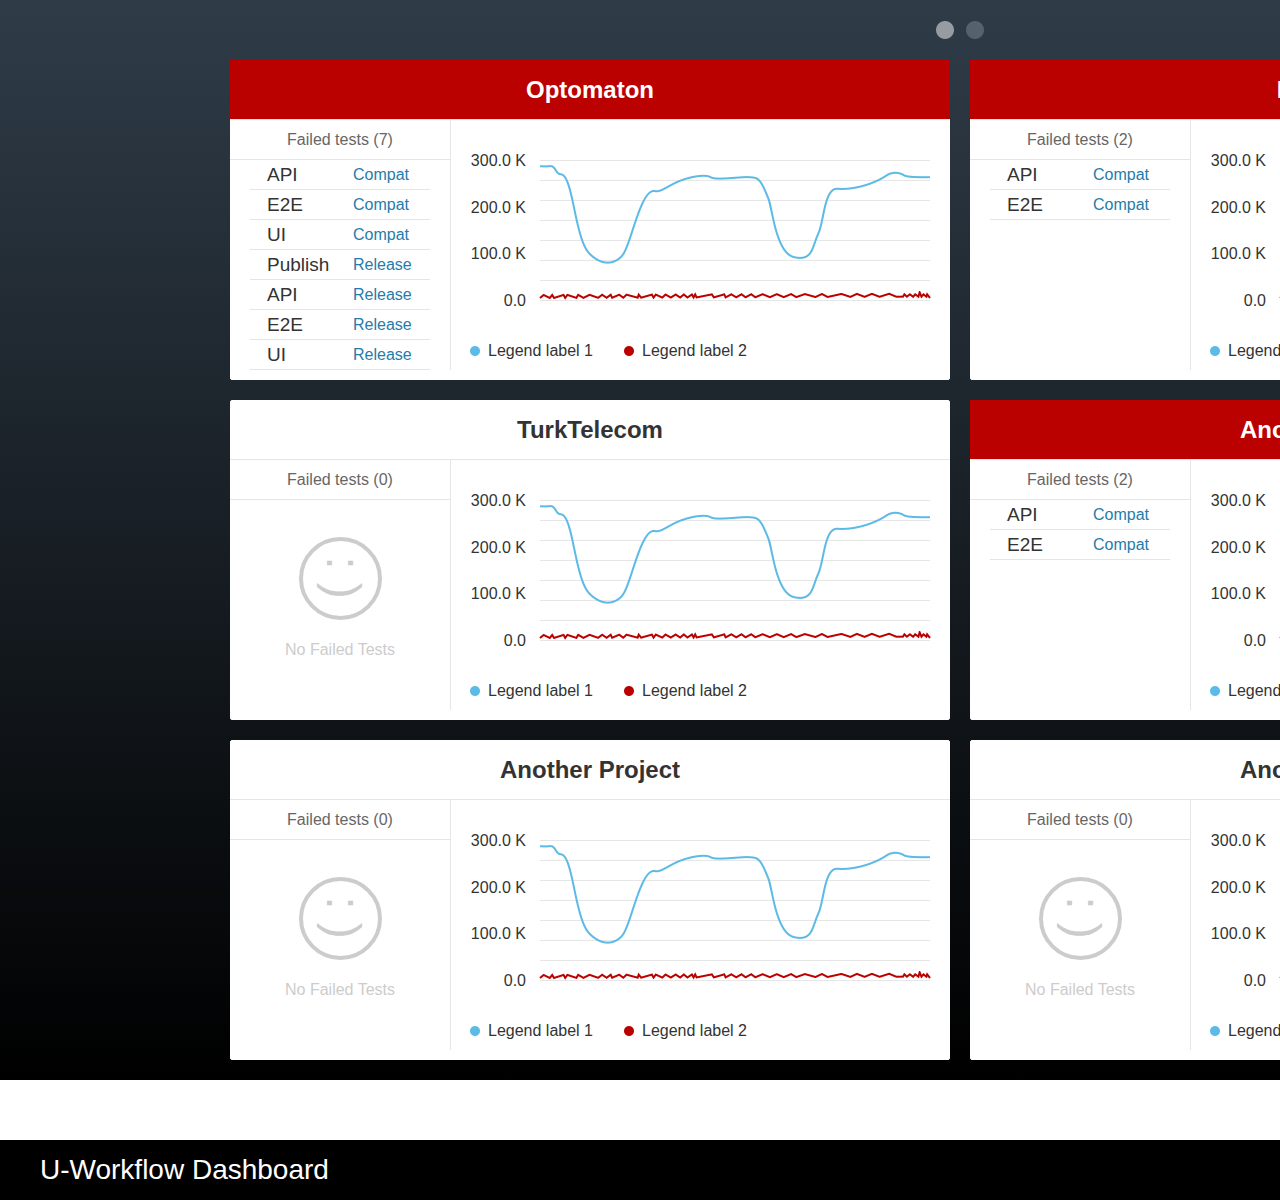
<file: projects/axure_dash/page_1.html>
﻿<!DOCTYPE html>
<html>
  <head>
    <title>Page 1</title>
    <meta http-equiv="X-UA-Compatible" content="IE=edge"/>
    <meta http-equiv="content-type" content="text/html; charset=utf-8"/>
    <meta name="apple-mobile-web-app-capable" content="yes"/>
    <link href="resources/css/jquery-ui-themes.css" type="text/css" rel="stylesheet"/>
    <link href="resources/css/axure_rp_page.css" type="text/css" rel="stylesheet"/>
    <link href="data/styles.css" type="text/css" rel="stylesheet"/>
    <link href="files/page_1/styles.css" type="text/css" rel="stylesheet"/>
    <script src="resources/scripts/jquery-1.7.1.min.js"></script>
    <script src="resources/scripts/jquery-ui-1.8.10.custom.min.js"></script>
    <script src="resources/scripts/prototypePre.js"></script>
    <script src="data/document.js"></script>
    <script src="resources/scripts/prototypePost.js"></script>
    <script src="files/page_1/data.js"></script>
    <script type="text/javascript">
      $axure.utils.getTransparentGifPath = function() { return 'resources/images/transparent.gif'; };
      $axure.utils.getOtherPath = function() { return 'resources/Other.html'; };
      $axure.utils.getReloadPath = function() { return 'resources/reload.html'; };
    </script>
  </head>
  <body>
    <div id="base" class="">

      <!-- Unnamed (Rectangle) -->
      <div id="u1071" class="ax_default shape">
        <div id="u1071_div" class=""></div>
      </div>

      <!-- Unnamed (Rectangle) -->
      <div id="u1072" class="ax_default shape">
        <div id="u1072_div" class=""></div>
        <div id="u1072_text" class="text ">
          <p><span>U-Workflow Dashboard</span></p>
        </div>
      </div>

      <!-- slider-dots (Dynamic Panel) -->
      <div id="u1073" class="ax_default" data-label="slider-dots">
        <div id="u1073_state0" class="panel_state" data-label="State1" style="">
          <div id="u1073_state0_content" class="panel_state_content">

            <!-- Unnamed (Group) -->
            <div id="u1074" class="ax_default" data-left="0" data-top="0" data-width="50" data-height="20">

              <!-- Unnamed (Rectangle) -->
              <div id="u1075" class="ax_default shape">
                <img id="u1075_img" class="img " src="images/home/u664.png"/>
              </div>

              <!-- Unnamed (Rectangle) -->
              <div id="u1076" class="ax_default shape">
                <img id="u1076_img" class="img " src="images/home/u665.png"/>
              </div>
            </div>
          </div>
        </div>
        <div id="u1073_state1" class="panel_state" data-label="State2" style="visibility: hidden;">
          <div id="u1073_state1_content" class="panel_state_content">

            <!-- Unnamed (Group) -->
            <div id="u1077" class="ax_default" data-left="0" data-top="0" data-width="50" data-height="20">

              <!-- Unnamed (Rectangle) -->
              <div id="u1078" class="ax_default shape">
                <img id="u1078_img" class="img " src="images/home/u665.png"/>
              </div>

              <!-- Unnamed (Rectangle) -->
              <div id="u1079" class="ax_default shape">
                <img id="u1079_img" class="img " src="images/home/u664.png"/>
              </div>
            </div>
          </div>
        </div>
      </div>

      <!-- slider (Dynamic Panel) -->
      <div id="u1080" class="ax_default" data-label="slider">
        <div id="u1080_state0" class="panel_state" data-label="State1" style="">
          <div id="u1080_state0_content" class="panel_state_content">

            <!-- Unnamed (Group) -->
            <div id="u1081" class="ax_default" data-left="0" data-top="0" data-width="720" data-height="320">

              <!-- Unnamed (Rectangle) -->
              <div id="u1082" class="ax_default shape">
                <div id="u1082_div" class=""></div>
                <div id="u1082_text" class="text ">
                  <p><span>&nbsp;</span></p>
                </div>
              </div>

              <!-- Unnamed (Rectangle) -->
              <div id="u1083" class="ax_default paragraph1">
                <div id="u1083_div" class=""></div>
                <div id="u1083_text" class="text ">
                  <p><span>Optomaton</span></p>
                </div>
              </div>

              <!-- Unnamed (Group) -->
              <div id="u1084" class="ax_default" data-left="240" data-top="92" data-width="460" data-height="208">

                <!-- Unnamed (Group) -->
                <div id="u1085" class="ax_default" data-left="240" data-top="282" data-width="303" data-height="18">

                  <!-- Unnamed (Ellipse) -->
                  <div id="u1086" class="ax_default shape">
                    <img id="u1086_img" class="img " src="images/home/u188.png"/>
                  </div>

                  <!-- Unnamed (Rectangle) -->
                  <div id="u1087" class="ax_default paragraph1">
                    <div id="u1087_div" class=""></div>
                    <div id="u1087_text" class="text ">
                      <p><span>Legend label 1</span></p>
                    </div>
                  </div>

                  <!-- Unnamed (Group) -->
                  <div id="u1088" class="ax_default" data-left="394" data-top="282" data-width="149" data-height="18">

                    <!-- Unnamed (Ellipse) -->
                    <div id="u1089" class="ax_default shape">
                      <img id="u1089_img" class="img " src="images/home/u223.png"/>
                    </div>

                    <!-- Unnamed (Rectangle) -->
                    <div id="u1090" class="ax_default paragraph1">
                      <div id="u1090_div" class=""></div>
                      <div id="u1090_text" class="text ">
                        <p><span>Legend label 2</span></p>
                      </div>
                    </div>
                  </div>
                </div>

                <!-- Unnamed (Horizontal Line) -->
                <div id="u1091" class="ax_default horizontal_line">
                  <img id="u1091_img" class="img " src="images/home/u425.png"/>
                </div>

                <!-- Unnamed (Horizontal Line) -->
                <div id="u1092" class="ax_default horizontal_line">
                  <img id="u1092_img" class="img " src="images/home/u425.png"/>
                </div>

                <!-- Unnamed (Rectangle) -->
                <div id="u1093" class="ax_default paragraph1">
                  <div id="u1093_div" class=""></div>
                  <div id="u1093_text" class="text ">
                    <p><span>300.0 K</span></p>
                  </div>
                </div>

                <!-- Unnamed (Horizontal Line) -->
                <div id="u1094" class="ax_default horizontal_line">
                  <img id="u1094_img" class="img " src="images/home/u425.png"/>
                </div>

                <!-- Unnamed (Horizontal Line) -->
                <div id="u1095" class="ax_default horizontal_line">
                  <img id="u1095_img" class="img " src="images/home/u425.png"/>
                </div>

                <!-- Unnamed (Horizontal Line) -->
                <div id="u1096" class="ax_default horizontal_line">
                  <img id="u1096_img" class="img " src="images/home/u425.png"/>
                </div>

                <!-- Unnamed (Horizontal Line) -->
                <div id="u1097" class="ax_default horizontal_line">
                  <img id="u1097_img" class="img " src="images/home/u425.png"/>
                </div>

                <!-- Unnamed (Horizontal Line) -->
                <div id="u1098" class="ax_default horizontal_line">
                  <img id="u1098_img" class="img " src="images/home/u425.png"/>
                </div>

                <!-- Unnamed (Horizontal Line) -->
                <div id="u1099" class="ax_default horizontal_line">
                  <img id="u1099_img" class="img " src="images/home/u425.png"/>
                </div>

                <!-- Unnamed (Rectangle) -->
                <div id="u1100" class="ax_default paragraph1">
                  <div id="u1100_div" class=""></div>
                  <div id="u1100_text" class="text ">
                    <p><span>200.0 K</span></p>
                  </div>
                </div>

                <!-- Unnamed (Rectangle) -->
                <div id="u1101" class="ax_default paragraph1">
                  <div id="u1101_div" class=""></div>
                  <div id="u1101_text" class="text ">
                    <p><span>100.0 K</span></p>
                  </div>
                </div>

                <!-- Unnamed (Rectangle) -->
                <div id="u1102" class="ax_default paragraph1">
                  <div id="u1102_div" class=""></div>
                  <div id="u1102_text" class="text ">
                    <p><span>0.0</span></p>
                  </div>
                </div>

                <!-- Unnamed (Shape) -->
                <div id="u1103" class="ax_default horizontal_line">
                  <img id="u1103_img" class="img " src="images/home/u437.png"/>
                </div>

                <!-- Unnamed (Shape) -->
                <div id="u1104" class="ax_default horizontal_line">
                  <img id="u1104_img" class="img " src="images/home/u438.png"/>
                </div>
              </div>

              <!-- Unnamed (Group) -->
              <div id="u1105" class="ax_default" data-left="20" data-top="100" data-width="180" data-height="30">

                <!-- Unnamed (Rectangle) -->
                <div id="u1106" class="ax_default shape">
                  <div id="u1106_div" class=""></div>
                </div>

                <!-- Unnamed (Rectangle) -->
                <div id="u1107" class="ax_default shape">
                  <div id="u1107_div" class=""></div>
                  <div id="u1107_text" class="text ">
                    <p><span>API</span></p>
                  </div>
                </div>

                <!-- Unnamed (Rectangle) -->
                <div id="u1108" class="ax_default shape">
                  <div id="u1108_div" class=""></div>
                  <div id="u1108_text" class="text ">
                    <p><span>Compat</span></p>
                  </div>
                </div>
              </div>

              <!-- Unnamed (Rectangle) -->
              <div id="u1109" class="ax_default paragraph1">
                <div id="u1109_div" class=""></div>
                <div id="u1109_text" class="text ">
                  <p><span>Failed tests (7)</span></p>
                </div>
              </div>

              <!-- Unnamed (Vertical Line) -->
              <div id="u1110" class="ax_default vertical_line">
                <img id="u1110_img" class="img " src="images/home/u444.png"/>
              </div>

              <!-- Unnamed (Group) -->
              <div id="u1111" class="ax_default" data-left="20" data-top="130" data-width="180" data-height="30">

                <!-- Unnamed (Rectangle) -->
                <div id="u1112" class="ax_default shape">
                  <div id="u1112_div" class=""></div>
                </div>

                <!-- Unnamed (Rectangle) -->
                <div id="u1113" class="ax_default shape">
                  <div id="u1113_div" class=""></div>
                  <div id="u1113_text" class="text ">
                    <p><span>E2E</span></p>
                  </div>
                </div>

                <!-- Unnamed (Rectangle) -->
                <div id="u1114" class="ax_default shape">
                  <div id="u1114_div" class=""></div>
                  <div id="u1114_text" class="text ">
                    <p><span>Compat</span></p>
                  </div>
                </div>
              </div>

              <!-- Unnamed (Group) -->
              <div id="u1115" class="ax_default" data-left="20" data-top="160" data-width="180" data-height="30">

                <!-- Unnamed (Rectangle) -->
                <div id="u1116" class="ax_default shape">
                  <div id="u1116_div" class=""></div>
                </div>

                <!-- Unnamed (Rectangle) -->
                <div id="u1117" class="ax_default shape">
                  <div id="u1117_div" class=""></div>
                  <div id="u1117_text" class="text ">
                    <p><span>UI</span></p>
                  </div>
                </div>

                <!-- Unnamed (Rectangle) -->
                <div id="u1118" class="ax_default shape">
                  <div id="u1118_div" class=""></div>
                  <div id="u1118_text" class="text ">
                    <p><span>Compat</span></p>
                  </div>
                </div>
              </div>

              <!-- Unnamed (Group) -->
              <div id="u1119" class="ax_default" data-left="20" data-top="190" data-width="180" data-height="30">

                <!-- Unnamed (Rectangle) -->
                <div id="u1120" class="ax_default shape">
                  <div id="u1120_div" class=""></div>
                </div>

                <!-- Unnamed (Rectangle) -->
                <div id="u1121" class="ax_default shape">
                  <div id="u1121_div" class=""></div>
                  <div id="u1121_text" class="text ">
                    <p><span>Publish</span></p>
                  </div>
                </div>

                <!-- Unnamed (Rectangle) -->
                <div id="u1122" class="ax_default shape">
                  <div id="u1122_div" class=""></div>
                  <div id="u1122_text" class="text ">
                    <p><span>Release</span></p>
                  </div>
                </div>
              </div>

              <!-- Unnamed (Group) -->
              <div id="u1123" class="ax_default" data-left="20" data-top="220" data-width="180" data-height="30">

                <!-- Unnamed (Rectangle) -->
                <div id="u1124" class="ax_default shape">
                  <div id="u1124_div" class=""></div>
                </div>

                <!-- Unnamed (Rectangle) -->
                <div id="u1125" class="ax_default shape">
                  <div id="u1125_div" class=""></div>
                  <div id="u1125_text" class="text ">
                    <p><span>API</span></p>
                  </div>
                </div>

                <!-- Unnamed (Rectangle) -->
                <div id="u1126" class="ax_default shape">
                  <div id="u1126_div" class=""></div>
                  <div id="u1126_text" class="text ">
                    <p><span>Release</span></p>
                  </div>
                </div>
              </div>

              <!-- Unnamed (Group) -->
              <div id="u1127" class="ax_default" data-left="20" data-top="250" data-width="180" data-height="30">

                <!-- Unnamed (Rectangle) -->
                <div id="u1128" class="ax_default shape">
                  <div id="u1128_div" class=""></div>
                </div>

                <!-- Unnamed (Rectangle) -->
                <div id="u1129" class="ax_default shape">
                  <div id="u1129_div" class=""></div>
                  <div id="u1129_text" class="text ">
                    <p><span>E2E</span></p>
                  </div>
                </div>

                <!-- Unnamed (Rectangle) -->
                <div id="u1130" class="ax_default shape">
                  <div id="u1130_div" class=""></div>
                  <div id="u1130_text" class="text ">
                    <p><span>Release</span></p>
                  </div>
                </div>
              </div>

              <!-- Unnamed (Group) -->
              <div id="u1131" class="ax_default" data-left="20" data-top="280" data-width="180" data-height="30">

                <!-- Unnamed (Rectangle) -->
                <div id="u1132" class="ax_default shape">
                  <div id="u1132_div" class=""></div>
                </div>

                <!-- Unnamed (Rectangle) -->
                <div id="u1133" class="ax_default shape">
                  <div id="u1133_div" class=""></div>
                  <div id="u1133_text" class="text ">
                    <p><span>UI</span></p>
                  </div>
                </div>

                <!-- Unnamed (Rectangle) -->
                <div id="u1134" class="ax_default shape">
                  <div id="u1134_div" class=""></div>
                  <div id="u1134_text" class="text ">
                    <p><span>Release</span></p>
                  </div>
                </div>
              </div>
            </div>

            <!-- Unnamed (Group) -->
            <div id="u1135" class="ax_default" data-left="740" data-top="0" data-width="720" data-height="320">

              <!-- Unnamed (Rectangle) -->
              <div id="u1136" class="ax_default shape">
                <div id="u1136_div" class=""></div>
                <div id="u1136_text" class="text ">
                  <p><span>&nbsp;</span></p>
                </div>
              </div>

              <!-- Unnamed (Rectangle) -->
              <div id="u1137" class="ax_default paragraph1">
                <div id="u1137_div" class=""></div>
                <div id="u1137_text" class="text ">
                  <p><span>Inference</span></p>
                </div>
              </div>

              <!-- Unnamed (Group) -->
              <div id="u1138" class="ax_default" data-left="980" data-top="92" data-width="460" data-height="208">

                <!-- Unnamed (Group) -->
                <div id="u1139" class="ax_default" data-left="980" data-top="282" data-width="303" data-height="18">

                  <!-- Unnamed (Ellipse) -->
                  <div id="u1140" class="ax_default shape">
                    <img id="u1140_img" class="img " src="images/home/u188.png"/>
                  </div>

                  <!-- Unnamed (Rectangle) -->
                  <div id="u1141" class="ax_default paragraph1">
                    <div id="u1141_div" class=""></div>
                    <div id="u1141_text" class="text ">
                      <p><span>Legend label 1</span></p>
                    </div>
                  </div>

                  <!-- Unnamed (Group) -->
                  <div id="u1142" class="ax_default" data-left="1134" data-top="282" data-width="149" data-height="18">

                    <!-- Unnamed (Ellipse) -->
                    <div id="u1143" class="ax_default shape">
                      <img id="u1143_img" class="img " src="images/home/u223.png"/>
                    </div>

                    <!-- Unnamed (Rectangle) -->
                    <div id="u1144" class="ax_default paragraph1">
                      <div id="u1144_div" class=""></div>
                      <div id="u1144_text" class="text ">
                        <p><span>Legend label 2</span></p>
                      </div>
                    </div>
                  </div>
                </div>

                <!-- Unnamed (Horizontal Line) -->
                <div id="u1145" class="ax_default horizontal_line">
                  <img id="u1145_img" class="img " src="images/home/u425.png"/>
                </div>

                <!-- Unnamed (Horizontal Line) -->
                <div id="u1146" class="ax_default horizontal_line">
                  <img id="u1146_img" class="img " src="images/home/u425.png"/>
                </div>

                <!-- Unnamed (Rectangle) -->
                <div id="u1147" class="ax_default paragraph1">
                  <div id="u1147_div" class=""></div>
                  <div id="u1147_text" class="text ">
                    <p><span>300.0 K</span></p>
                  </div>
                </div>

                <!-- Unnamed (Horizontal Line) -->
                <div id="u1148" class="ax_default horizontal_line">
                  <img id="u1148_img" class="img " src="images/home/u425.png"/>
                </div>

                <!-- Unnamed (Horizontal Line) -->
                <div id="u1149" class="ax_default horizontal_line">
                  <img id="u1149_img" class="img " src="images/home/u425.png"/>
                </div>

                <!-- Unnamed (Horizontal Line) -->
                <div id="u1150" class="ax_default horizontal_line">
                  <img id="u1150_img" class="img " src="images/home/u425.png"/>
                </div>

                <!-- Unnamed (Horizontal Line) -->
                <div id="u1151" class="ax_default horizontal_line">
                  <img id="u1151_img" class="img " src="images/home/u425.png"/>
                </div>

                <!-- Unnamed (Horizontal Line) -->
                <div id="u1152" class="ax_default horizontal_line">
                  <img id="u1152_img" class="img " src="images/home/u425.png"/>
                </div>

                <!-- Unnamed (Horizontal Line) -->
                <div id="u1153" class="ax_default horizontal_line">
                  <img id="u1153_img" class="img " src="images/home/u425.png"/>
                </div>

                <!-- Unnamed (Rectangle) -->
                <div id="u1154" class="ax_default paragraph1">
                  <div id="u1154_div" class=""></div>
                  <div id="u1154_text" class="text ">
                    <p><span>200.0 K</span></p>
                  </div>
                </div>

                <!-- Unnamed (Rectangle) -->
                <div id="u1155" class="ax_default paragraph1">
                  <div id="u1155_div" class=""></div>
                  <div id="u1155_text" class="text ">
                    <p><span>100.0 K</span></p>
                  </div>
                </div>

                <!-- Unnamed (Rectangle) -->
                <div id="u1156" class="ax_default paragraph1">
                  <div id="u1156_div" class=""></div>
                  <div id="u1156_text" class="text ">
                    <p><span>0.0</span></p>
                  </div>
                </div>

                <!-- Unnamed (Shape) -->
                <div id="u1157" class="ax_default horizontal_line">
                  <img id="u1157_img" class="img " src="images/home/u437.png"/>
                </div>

                <!-- Unnamed (Shape) -->
                <div id="u1158" class="ax_default horizontal_line">
                  <img id="u1158_img" class="img " src="images/home/u438.png"/>
                </div>
              </div>

              <!-- Unnamed (Group) -->
              <div id="u1159" class="ax_default" data-left="760" data-top="100" data-width="180" data-height="30">

                <!-- Unnamed (Rectangle) -->
                <div id="u1160" class="ax_default shape">
                  <div id="u1160_div" class=""></div>
                </div>

                <!-- Unnamed (Rectangle) -->
                <div id="u1161" class="ax_default shape">
                  <div id="u1161_div" class=""></div>
                  <div id="u1161_text" class="text ">
                    <p><span>API</span></p>
                  </div>
                </div>

                <!-- Unnamed (Rectangle) -->
                <div id="u1162" class="ax_default shape">
                  <div id="u1162_div" class=""></div>
                  <div id="u1162_text" class="text ">
                    <p><span>Compat</span></p>
                  </div>
                </div>
              </div>

              <!-- Unnamed (Rectangle) -->
              <div id="u1163" class="ax_default paragraph1">
                <div id="u1163_div" class=""></div>
                <div id="u1163_text" class="text ">
                  <p><span>Failed tests (2)</span></p>
                </div>
              </div>

              <!-- Unnamed (Vertical Line) -->
              <div id="u1164" class="ax_default vertical_line">
                <img id="u1164_img" class="img " src="images/home/u444.png"/>
              </div>

              <!-- Unnamed (Group) -->
              <div id="u1165" class="ax_default" data-left="760" data-top="130" data-width="180" data-height="30">

                <!-- Unnamed (Rectangle) -->
                <div id="u1166" class="ax_default shape">
                  <div id="u1166_div" class=""></div>
                </div>

                <!-- Unnamed (Rectangle) -->
                <div id="u1167" class="ax_default shape">
                  <div id="u1167_div" class=""></div>
                  <div id="u1167_text" class="text ">
                    <p><span>E2E</span></p>
                  </div>
                </div>

                <!-- Unnamed (Rectangle) -->
                <div id="u1168" class="ax_default shape">
                  <div id="u1168_div" class=""></div>
                  <div id="u1168_text" class="text ">
                    <p><span>Compat</span></p>
                  </div>
                </div>
              </div>
            </div>

            <!-- Unnamed (Group) -->
            <div id="u1169" class="ax_default" data-left="0" data-top="340" data-width="720" data-height="320">

              <!-- Unnamed (Rectangle) -->
              <div id="u1170" class="ax_default shape">
                <div id="u1170_div" class=""></div>
                <div id="u1170_text" class="text ">
                  <p><span>&nbsp;</span></p>
                </div>
              </div>

              <!-- Unnamed (Rectangle) -->
              <div id="u1171" class="ax_default paragraph1">
                <div id="u1171_div" class=""></div>
                <div id="u1171_text" class="text ">
                  <p><span>TurkTelecom</span></p>
                </div>
              </div>

              <!-- Unnamed (Group) -->
              <div id="u1172" class="ax_default" data-left="240" data-top="432" data-width="460" data-height="208">

                <!-- Unnamed (Group) -->
                <div id="u1173" class="ax_default" data-left="240" data-top="622" data-width="303" data-height="18">

                  <!-- Unnamed (Ellipse) -->
                  <div id="u1174" class="ax_default shape">
                    <img id="u1174_img" class="img " src="images/home/u188.png"/>
                  </div>

                  <!-- Unnamed (Rectangle) -->
                  <div id="u1175" class="ax_default paragraph1">
                    <div id="u1175_div" class=""></div>
                    <div id="u1175_text" class="text ">
                      <p><span>Legend label 1</span></p>
                    </div>
                  </div>

                  <!-- Unnamed (Group) -->
                  <div id="u1176" class="ax_default" data-left="394" data-top="622" data-width="149" data-height="18">

                    <!-- Unnamed (Ellipse) -->
                    <div id="u1177" class="ax_default shape">
                      <img id="u1177_img" class="img " src="images/home/u223.png"/>
                    </div>

                    <!-- Unnamed (Rectangle) -->
                    <div id="u1178" class="ax_default paragraph1">
                      <div id="u1178_div" class=""></div>
                      <div id="u1178_text" class="text ">
                        <p><span>Legend label 2</span></p>
                      </div>
                    </div>
                  </div>
                </div>

                <!-- Unnamed (Horizontal Line) -->
                <div id="u1179" class="ax_default horizontal_line">
                  <img id="u1179_img" class="img " src="images/home/u425.png"/>
                </div>

                <!-- Unnamed (Horizontal Line) -->
                <div id="u1180" class="ax_default horizontal_line">
                  <img id="u1180_img" class="img " src="images/home/u425.png"/>
                </div>

                <!-- Unnamed (Rectangle) -->
                <div id="u1181" class="ax_default paragraph1">
                  <div id="u1181_div" class=""></div>
                  <div id="u1181_text" class="text ">
                    <p><span>300.0 K</span></p>
                  </div>
                </div>

                <!-- Unnamed (Horizontal Line) -->
                <div id="u1182" class="ax_default horizontal_line">
                  <img id="u1182_img" class="img " src="images/home/u425.png"/>
                </div>

                <!-- Unnamed (Horizontal Line) -->
                <div id="u1183" class="ax_default horizontal_line">
                  <img id="u1183_img" class="img " src="images/home/u425.png"/>
                </div>

                <!-- Unnamed (Horizontal Line) -->
                <div id="u1184" class="ax_default horizontal_line">
                  <img id="u1184_img" class="img " src="images/home/u425.png"/>
                </div>

                <!-- Unnamed (Horizontal Line) -->
                <div id="u1185" class="ax_default horizontal_line">
                  <img id="u1185_img" class="img " src="images/home/u425.png"/>
                </div>

                <!-- Unnamed (Horizontal Line) -->
                <div id="u1186" class="ax_default horizontal_line">
                  <img id="u1186_img" class="img " src="images/home/u425.png"/>
                </div>

                <!-- Unnamed (Horizontal Line) -->
                <div id="u1187" class="ax_default horizontal_line">
                  <img id="u1187_img" class="img " src="images/home/u425.png"/>
                </div>

                <!-- Unnamed (Rectangle) -->
                <div id="u1188" class="ax_default paragraph1">
                  <div id="u1188_div" class=""></div>
                  <div id="u1188_text" class="text ">
                    <p><span>200.0 K</span></p>
                  </div>
                </div>

                <!-- Unnamed (Rectangle) -->
                <div id="u1189" class="ax_default paragraph1">
                  <div id="u1189_div" class=""></div>
                  <div id="u1189_text" class="text ">
                    <p><span>100.0 K</span></p>
                  </div>
                </div>

                <!-- Unnamed (Rectangle) -->
                <div id="u1190" class="ax_default paragraph1">
                  <div id="u1190_div" class=""></div>
                  <div id="u1190_text" class="text ">
                    <p><span>0.0</span></p>
                  </div>
                </div>

                <!-- Unnamed (Shape) -->
                <div id="u1191" class="ax_default horizontal_line">
                  <img id="u1191_img" class="img " src="images/home/u437.png"/>
                </div>

                <!-- Unnamed (Shape) -->
                <div id="u1192" class="ax_default horizontal_line">
                  <img id="u1192_img" class="img " src="images/home/u438.png"/>
                </div>
              </div>

              <!-- Unnamed (Rectangle) -->
              <div id="u1193" class="ax_default paragraph1">
                <div id="u1193_div" class=""></div>
                <div id="u1193_text" class="text ">
                  <p><span>Failed tests (0)</span></p>
                </div>
              </div>

              <!-- Unnamed (Vertical Line) -->
              <div id="u1194" class="ax_default vertical_line">
                <img id="u1194_img" class="img " src="images/home/u444.png"/>
              </div>

              <!-- Unnamed (Group) -->
              <div id="u1195" class="ax_default" data-left="20" data-top="477" data-width="180" data-height="143">

                <!-- Unnamed (Group) -->
                <div id="u1196" class="ax_default" data-left="20" data-top="560" data-width="180" data-height="60">

                  <!-- Unnamed (Rectangle) -->
                  <div id="u1197" class="ax_default shape">
                    <div id="u1197_div" class=""></div>
                    <div id="u1197_text" class="text ">
                      <p><span>No Failed Tests</span></p>
                    </div>
                  </div>
                </div>

                <!-- Unnamed (Rectangle) -->
                <div id="u1198" class="ax_default shape">
                  <div id="u1198_div" class=""></div>
                  <div id="u1198_text" class="text ">
                    <p><span>: )</span></p>
                  </div>
                </div>
              </div>
            </div>

            <!-- Unnamed (Group) -->
            <div id="u1199" class="ax_default" data-left="740" data-top="340" data-width="720" data-height="320">

              <!-- Unnamed (Rectangle) -->
              <div id="u1200" class="ax_default shape">
                <div id="u1200_div" class=""></div>
                <div id="u1200_text" class="text ">
                  <p><span>&nbsp;</span></p>
                </div>
              </div>

              <!-- Unnamed (Rectangle) -->
              <div id="u1201" class="ax_default paragraph1">
                <div id="u1201_div" class=""></div>
                <div id="u1201_text" class="text ">
                  <p><span>Another Project</span></p>
                </div>
              </div>

              <!-- Unnamed (Group) -->
              <div id="u1202" class="ax_default" data-left="980" data-top="432" data-width="460" data-height="208">

                <!-- Unnamed (Group) -->
                <div id="u1203" class="ax_default" data-left="980" data-top="622" data-width="303" data-height="18">

                  <!-- Unnamed (Ellipse) -->
                  <div id="u1204" class="ax_default shape">
                    <img id="u1204_img" class="img " src="images/home/u188.png"/>
                  </div>

                  <!-- Unnamed (Rectangle) -->
                  <div id="u1205" class="ax_default paragraph1">
                    <div id="u1205_div" class=""></div>
                    <div id="u1205_text" class="text ">
                      <p><span>Legend label 1</span></p>
                    </div>
                  </div>

                  <!-- Unnamed (Group) -->
                  <div id="u1206" class="ax_default" data-left="1134" data-top="622" data-width="149" data-height="18">

                    <!-- Unnamed (Ellipse) -->
                    <div id="u1207" class="ax_default shape">
                      <img id="u1207_img" class="img " src="images/home/u223.png"/>
                    </div>

                    <!-- Unnamed (Rectangle) -->
                    <div id="u1208" class="ax_default paragraph1">
                      <div id="u1208_div" class=""></div>
                      <div id="u1208_text" class="text ">
                        <p><span>Legend label 2</span></p>
                      </div>
                    </div>
                  </div>
                </div>

                <!-- Unnamed (Horizontal Line) -->
                <div id="u1209" class="ax_default horizontal_line">
                  <img id="u1209_img" class="img " src="images/home/u425.png"/>
                </div>

                <!-- Unnamed (Horizontal Line) -->
                <div id="u1210" class="ax_default horizontal_line">
                  <img id="u1210_img" class="img " src="images/home/u425.png"/>
                </div>

                <!-- Unnamed (Rectangle) -->
                <div id="u1211" class="ax_default paragraph1">
                  <div id="u1211_div" class=""></div>
                  <div id="u1211_text" class="text ">
                    <p><span>300.0 K</span></p>
                  </div>
                </div>

                <!-- Unnamed (Horizontal Line) -->
                <div id="u1212" class="ax_default horizontal_line">
                  <img id="u1212_img" class="img " src="images/home/u425.png"/>
                </div>

                <!-- Unnamed (Horizontal Line) -->
                <div id="u1213" class="ax_default horizontal_line">
                  <img id="u1213_img" class="img " src="images/home/u425.png"/>
                </div>

                <!-- Unnamed (Horizontal Line) -->
                <div id="u1214" class="ax_default horizontal_line">
                  <img id="u1214_img" class="img " src="images/home/u425.png"/>
                </div>

                <!-- Unnamed (Horizontal Line) -->
                <div id="u1215" class="ax_default horizontal_line">
                  <img id="u1215_img" class="img " src="images/home/u425.png"/>
                </div>

                <!-- Unnamed (Horizontal Line) -->
                <div id="u1216" class="ax_default horizontal_line">
                  <img id="u1216_img" class="img " src="images/home/u425.png"/>
                </div>

                <!-- Unnamed (Horizontal Line) -->
                <div id="u1217" class="ax_default horizontal_line">
                  <img id="u1217_img" class="img " src="images/home/u425.png"/>
                </div>

                <!-- Unnamed (Rectangle) -->
                <div id="u1218" class="ax_default paragraph1">
                  <div id="u1218_div" class=""></div>
                  <div id="u1218_text" class="text ">
                    <p><span>200.0 K</span></p>
                  </div>
                </div>

                <!-- Unnamed (Rectangle) -->
                <div id="u1219" class="ax_default paragraph1">
                  <div id="u1219_div" class=""></div>
                  <div id="u1219_text" class="text ">
                    <p><span>100.0 K</span></p>
                  </div>
                </div>

                <!-- Unnamed (Rectangle) -->
                <div id="u1220" class="ax_default paragraph1">
                  <div id="u1220_div" class=""></div>
                  <div id="u1220_text" class="text ">
                    <p><span>0.0</span></p>
                  </div>
                </div>

                <!-- Unnamed (Shape) -->
                <div id="u1221" class="ax_default horizontal_line">
                  <img id="u1221_img" class="img " src="images/home/u437.png"/>
                </div>

                <!-- Unnamed (Shape) -->
                <div id="u1222" class="ax_default horizontal_line">
                  <img id="u1222_img" class="img " src="images/home/u438.png"/>
                </div>
              </div>

              <!-- Unnamed (Group) -->
              <div id="u1223" class="ax_default" data-left="760" data-top="440" data-width="180" data-height="30">

                <!-- Unnamed (Rectangle) -->
                <div id="u1224" class="ax_default shape">
                  <div id="u1224_div" class=""></div>
                </div>

                <!-- Unnamed (Rectangle) -->
                <div id="u1225" class="ax_default shape">
                  <div id="u1225_div" class=""></div>
                  <div id="u1225_text" class="text ">
                    <p><span>API</span></p>
                  </div>
                </div>

                <!-- Unnamed (Rectangle) -->
                <div id="u1226" class="ax_default shape">
                  <div id="u1226_div" class=""></div>
                  <div id="u1226_text" class="text ">
                    <p><span>Compat</span></p>
                  </div>
                </div>
              </div>

              <!-- Unnamed (Rectangle) -->
              <div id="u1227" class="ax_default paragraph1">
                <div id="u1227_div" class=""></div>
                <div id="u1227_text" class="text ">
                  <p><span>Failed tests (2)</span></p>
                </div>
              </div>

              <!-- Unnamed (Vertical Line) -->
              <div id="u1228" class="ax_default vertical_line">
                <img id="u1228_img" class="img " src="images/home/u444.png"/>
              </div>

              <!-- Unnamed (Group) -->
              <div id="u1229" class="ax_default" data-left="760" data-top="470" data-width="180" data-height="30">

                <!-- Unnamed (Rectangle) -->
                <div id="u1230" class="ax_default shape">
                  <div id="u1230_div" class=""></div>
                </div>

                <!-- Unnamed (Rectangle) -->
                <div id="u1231" class="ax_default shape">
                  <div id="u1231_div" class=""></div>
                  <div id="u1231_text" class="text ">
                    <p><span>E2E</span></p>
                  </div>
                </div>

                <!-- Unnamed (Rectangle) -->
                <div id="u1232" class="ax_default shape">
                  <div id="u1232_div" class=""></div>
                  <div id="u1232_text" class="text ">
                    <p><span>Compat</span></p>
                  </div>
                </div>
              </div>
            </div>

            <!-- Unnamed (Group) -->
            <div id="u1233" class="ax_default" data-left="0" data-top="680" data-width="720" data-height="320">

              <!-- Unnamed (Rectangle) -->
              <div id="u1234" class="ax_default shape">
                <div id="u1234_div" class=""></div>
                <div id="u1234_text" class="text ">
                  <p><span>&nbsp;</span></p>
                </div>
              </div>

              <!-- Unnamed (Rectangle) -->
              <div id="u1235" class="ax_default paragraph1">
                <div id="u1235_div" class=""></div>
                <div id="u1235_text" class="text ">
                  <p><span>Another Project</span></p>
                </div>
              </div>

              <!-- Unnamed (Group) -->
              <div id="u1236" class="ax_default" data-left="240" data-top="772" data-width="460" data-height="208">

                <!-- Unnamed (Group) -->
                <div id="u1237" class="ax_default" data-left="240" data-top="962" data-width="303" data-height="18">

                  <!-- Unnamed (Ellipse) -->
                  <div id="u1238" class="ax_default shape">
                    <img id="u1238_img" class="img " src="images/home/u188.png"/>
                  </div>

                  <!-- Unnamed (Rectangle) -->
                  <div id="u1239" class="ax_default paragraph1">
                    <div id="u1239_div" class=""></div>
                    <div id="u1239_text" class="text ">
                      <p><span>Legend label 1</span></p>
                    </div>
                  </div>

                  <!-- Unnamed (Group) -->
                  <div id="u1240" class="ax_default" data-left="394" data-top="962" data-width="149" data-height="18">

                    <!-- Unnamed (Ellipse) -->
                    <div id="u1241" class="ax_default shape">
                      <img id="u1241_img" class="img " src="images/home/u223.png"/>
                    </div>

                    <!-- Unnamed (Rectangle) -->
                    <div id="u1242" class="ax_default paragraph1">
                      <div id="u1242_div" class=""></div>
                      <div id="u1242_text" class="text ">
                        <p><span>Legend label 2</span></p>
                      </div>
                    </div>
                  </div>
                </div>

                <!-- Unnamed (Horizontal Line) -->
                <div id="u1243" class="ax_default horizontal_line">
                  <img id="u1243_img" class="img " src="images/home/u425.png"/>
                </div>

                <!-- Unnamed (Horizontal Line) -->
                <div id="u1244" class="ax_default horizontal_line">
                  <img id="u1244_img" class="img " src="images/home/u425.png"/>
                </div>

                <!-- Unnamed (Rectangle) -->
                <div id="u1245" class="ax_default paragraph1">
                  <div id="u1245_div" class=""></div>
                  <div id="u1245_text" class="text ">
                    <p><span>300.0 K</span></p>
                  </div>
                </div>

                <!-- Unnamed (Horizontal Line) -->
                <div id="u1246" class="ax_default horizontal_line">
                  <img id="u1246_img" class="img " src="images/home/u425.png"/>
                </div>

                <!-- Unnamed (Horizontal Line) -->
                <div id="u1247" class="ax_default horizontal_line">
                  <img id="u1247_img" class="img " src="images/home/u425.png"/>
                </div>

                <!-- Unnamed (Horizontal Line) -->
                <div id="u1248" class="ax_default horizontal_line">
                  <img id="u1248_img" class="img " src="images/home/u425.png"/>
                </div>

                <!-- Unnamed (Horizontal Line) -->
                <div id="u1249" class="ax_default horizontal_line">
                  <img id="u1249_img" class="img " src="images/home/u425.png"/>
                </div>

                <!-- Unnamed (Horizontal Line) -->
                <div id="u1250" class="ax_default horizontal_line">
                  <img id="u1250_img" class="img " src="images/home/u425.png"/>
                </div>

                <!-- Unnamed (Horizontal Line) -->
                <div id="u1251" class="ax_default horizontal_line">
                  <img id="u1251_img" class="img " src="images/home/u425.png"/>
                </div>

                <!-- Unnamed (Rectangle) -->
                <div id="u1252" class="ax_default paragraph1">
                  <div id="u1252_div" class=""></div>
                  <div id="u1252_text" class="text ">
                    <p><span>200.0 K</span></p>
                  </div>
                </div>

                <!-- Unnamed (Rectangle) -->
                <div id="u1253" class="ax_default paragraph1">
                  <div id="u1253_div" class=""></div>
                  <div id="u1253_text" class="text ">
                    <p><span>100.0 K</span></p>
                  </div>
                </div>

                <!-- Unnamed (Rectangle) -->
                <div id="u1254" class="ax_default paragraph1">
                  <div id="u1254_div" class=""></div>
                  <div id="u1254_text" class="text ">
                    <p><span>0.0</span></p>
                  </div>
                </div>

                <!-- Unnamed (Shape) -->
                <div id="u1255" class="ax_default horizontal_line">
                  <img id="u1255_img" class="img " src="images/home/u437.png"/>
                </div>

                <!-- Unnamed (Shape) -->
                <div id="u1256" class="ax_default horizontal_line">
                  <img id="u1256_img" class="img " src="images/home/u438.png"/>
                </div>
              </div>

              <!-- Unnamed (Rectangle) -->
              <div id="u1257" class="ax_default paragraph1">
                <div id="u1257_div" class=""></div>
                <div id="u1257_text" class="text ">
                  <p><span>Failed tests (0)</span></p>
                </div>
              </div>

              <!-- Unnamed (Vertical Line) -->
              <div id="u1258" class="ax_default vertical_line">
                <img id="u1258_img" class="img " src="images/home/u444.png"/>
              </div>

              <!-- Unnamed (Group) -->
              <div id="u1259" class="ax_default" data-left="20" data-top="817" data-width="180" data-height="143">

                <!-- Unnamed (Group) -->
                <div id="u1260" class="ax_default" data-left="20" data-top="900" data-width="180" data-height="60">

                  <!-- Unnamed (Rectangle) -->
                  <div id="u1261" class="ax_default shape">
                    <div id="u1261_div" class=""></div>
                    <div id="u1261_text" class="text ">
                      <p><span>No Failed Tests</span></p>
                    </div>
                  </div>
                </div>

                <!-- Unnamed (Rectangle) -->
                <div id="u1262" class="ax_default shape">
                  <div id="u1262_div" class=""></div>
                  <div id="u1262_text" class="text ">
                    <p><span>: )</span></p>
                  </div>
                </div>
              </div>
            </div>

            <!-- Unnamed (Group) -->
            <div id="u1263" class="ax_default" data-left="740" data-top="680" data-width="720" data-height="320">

              <!-- Unnamed (Rectangle) -->
              <div id="u1264" class="ax_default shape">
                <div id="u1264_div" class=""></div>
                <div id="u1264_text" class="text ">
                  <p><span>&nbsp;</span></p>
                </div>
              </div>

              <!-- Unnamed (Rectangle) -->
              <div id="u1265" class="ax_default paragraph1">
                <div id="u1265_div" class=""></div>
                <div id="u1265_text" class="text ">
                  <p><span>Another Project</span></p>
                </div>
              </div>

              <!-- Unnamed (Group) -->
              <div id="u1266" class="ax_default" data-left="980" data-top="772" data-width="460" data-height="208">

                <!-- Unnamed (Group) -->
                <div id="u1267" class="ax_default" data-left="980" data-top="962" data-width="303" data-height="18">

                  <!-- Unnamed (Ellipse) -->
                  <div id="u1268" class="ax_default shape">
                    <img id="u1268_img" class="img " src="images/home/u188.png"/>
                  </div>

                  <!-- Unnamed (Rectangle) -->
                  <div id="u1269" class="ax_default paragraph1">
                    <div id="u1269_div" class=""></div>
                    <div id="u1269_text" class="text ">
                      <p><span>Legend label 1</span></p>
                    </div>
                  </div>

                  <!-- Unnamed (Group) -->
                  <div id="u1270" class="ax_default" data-left="1134" data-top="962" data-width="149" data-height="18">

                    <!-- Unnamed (Ellipse) -->
                    <div id="u1271" class="ax_default shape">
                      <img id="u1271_img" class="img " src="images/home/u223.png"/>
                    </div>

                    <!-- Unnamed (Rectangle) -->
                    <div id="u1272" class="ax_default paragraph1">
                      <div id="u1272_div" class=""></div>
                      <div id="u1272_text" class="text ">
                        <p><span>Legend label 2</span></p>
                      </div>
                    </div>
                  </div>
                </div>

                <!-- Unnamed (Horizontal Line) -->
                <div id="u1273" class="ax_default horizontal_line">
                  <img id="u1273_img" class="img " src="images/home/u425.png"/>
                </div>

                <!-- Unnamed (Horizontal Line) -->
                <div id="u1274" class="ax_default horizontal_line">
                  <img id="u1274_img" class="img " src="images/home/u425.png"/>
                </div>

                <!-- Unnamed (Rectangle) -->
                <div id="u1275" class="ax_default paragraph1">
                  <div id="u1275_div" class=""></div>
                  <div id="u1275_text" class="text ">
                    <p><span>300.0 K</span></p>
                  </div>
                </div>

                <!-- Unnamed (Horizontal Line) -->
                <div id="u1276" class="ax_default horizontal_line">
                  <img id="u1276_img" class="img " src="images/home/u425.png"/>
                </div>

                <!-- Unnamed (Horizontal Line) -->
                <div id="u1277" class="ax_default horizontal_line">
                  <img id="u1277_img" class="img " src="images/home/u425.png"/>
                </div>

                <!-- Unnamed (Horizontal Line) -->
                <div id="u1278" class="ax_default horizontal_line">
                  <img id="u1278_img" class="img " src="images/home/u425.png"/>
                </div>

                <!-- Unnamed (Horizontal Line) -->
                <div id="u1279" class="ax_default horizontal_line">
                  <img id="u1279_img" class="img " src="images/home/u425.png"/>
                </div>

                <!-- Unnamed (Horizontal Line) -->
                <div id="u1280" class="ax_default horizontal_line">
                  <img id="u1280_img" class="img " src="images/home/u425.png"/>
                </div>

                <!-- Unnamed (Horizontal Line) -->
                <div id="u1281" class="ax_default horizontal_line">
                  <img id="u1281_img" class="img " src="images/home/u425.png"/>
                </div>

                <!-- Unnamed (Rectangle) -->
                <div id="u1282" class="ax_default paragraph1">
                  <div id="u1282_div" class=""></div>
                  <div id="u1282_text" class="text ">
                    <p><span>200.0 K</span></p>
                  </div>
                </div>

                <!-- Unnamed (Rectangle) -->
                <div id="u1283" class="ax_default paragraph1">
                  <div id="u1283_div" class=""></div>
                  <div id="u1283_text" class="text ">
                    <p><span>100.0 K</span></p>
                  </div>
                </div>

                <!-- Unnamed (Rectangle) -->
                <div id="u1284" class="ax_default paragraph1">
                  <div id="u1284_div" class=""></div>
                  <div id="u1284_text" class="text ">
                    <p><span>0.0</span></p>
                  </div>
                </div>

                <!-- Unnamed (Shape) -->
                <div id="u1285" class="ax_default horizontal_line">
                  <img id="u1285_img" class="img " src="images/home/u437.png"/>
                </div>

                <!-- Unnamed (Shape) -->
                <div id="u1286" class="ax_default horizontal_line">
                  <img id="u1286_img" class="img " src="images/home/u438.png"/>
                </div>
              </div>

              <!-- Unnamed (Rectangle) -->
              <div id="u1287" class="ax_default paragraph1">
                <div id="u1287_div" class=""></div>
                <div id="u1287_text" class="text ">
                  <p><span>Failed tests (0)</span></p>
                </div>
              </div>

              <!-- Unnamed (Vertical Line) -->
              <div id="u1288" class="ax_default vertical_line">
                <img id="u1288_img" class="img " src="images/home/u444.png"/>
              </div>

              <!-- Unnamed (Group) -->
              <div id="u1289" class="ax_default" data-left="760" data-top="817" data-width="180" data-height="143">

                <!-- Unnamed (Group) -->
                <div id="u1290" class="ax_default" data-left="760" data-top="900" data-width="180" data-height="60">

                  <!-- Unnamed (Rectangle) -->
                  <div id="u1291" class="ax_default shape">
                    <div id="u1291_div" class=""></div>
                    <div id="u1291_text" class="text ">
                      <p><span>No Failed Tests</span></p>
                    </div>
                  </div>
                </div>

                <!-- Unnamed (Rectangle) -->
                <div id="u1292" class="ax_default shape">
                  <div id="u1292_div" class=""></div>
                  <div id="u1292_text" class="text ">
                    <p><span>: )</span></p>
                  </div>
                </div>
              </div>
            </div>
          </div>
        </div>
        <div id="u1080_state1" class="panel_state" data-label="State2" style="visibility: hidden;">
          <div id="u1080_state1_content" class="panel_state_content">

            <!-- Unnamed (Group) -->
            <div id="u1293" class="ax_default" data-left="0" data-top="340" data-width="720" data-height="320">

              <!-- Unnamed (Rectangle) -->
              <div id="u1294" class="ax_default shape">
                <div id="u1294_div" class=""></div>
                <div id="u1294_text" class="text ">
                  <p><span>&nbsp;</span></p>
                </div>
              </div>

              <!-- Unnamed (Rectangle) -->
              <div id="u1295" class="ax_default paragraph1">
                <div id="u1295_div" class=""></div>
                <div id="u1295_text" class="text ">
                  <p><span>Another Project</span></p>
                </div>
              </div>

              <!-- Unnamed (Group) -->
              <div id="u1296" class="ax_default" data-left="240" data-top="432" data-width="460" data-height="208">

                <!-- Unnamed (Group) -->
                <div id="u1297" class="ax_default" data-left="240" data-top="622" data-width="303" data-height="18">

                  <!-- Unnamed (Ellipse) -->
                  <div id="u1298" class="ax_default shape">
                    <img id="u1298_img" class="img " src="images/home/u188.png"/>
                  </div>

                  <!-- Unnamed (Rectangle) -->
                  <div id="u1299" class="ax_default paragraph1">
                    <div id="u1299_div" class=""></div>
                    <div id="u1299_text" class="text ">
                      <p><span>Legend label 1</span></p>
                    </div>
                  </div>

                  <!-- Unnamed (Group) -->
                  <div id="u1300" class="ax_default" data-left="394" data-top="622" data-width="149" data-height="18">

                    <!-- Unnamed (Ellipse) -->
                    <div id="u1301" class="ax_default shape">
                      <img id="u1301_img" class="img " src="images/home/u223.png"/>
                    </div>

                    <!-- Unnamed (Rectangle) -->
                    <div id="u1302" class="ax_default paragraph1">
                      <div id="u1302_div" class=""></div>
                      <div id="u1302_text" class="text ">
                        <p><span>Legend label 2</span></p>
                      </div>
                    </div>
                  </div>
                </div>

                <!-- Unnamed (Horizontal Line) -->
                <div id="u1303" class="ax_default horizontal_line">
                  <img id="u1303_img" class="img " src="images/home/u425.png"/>
                </div>

                <!-- Unnamed (Horizontal Line) -->
                <div id="u1304" class="ax_default horizontal_line">
                  <img id="u1304_img" class="img " src="images/home/u425.png"/>
                </div>

                <!-- Unnamed (Rectangle) -->
                <div id="u1305" class="ax_default paragraph1">
                  <div id="u1305_div" class=""></div>
                  <div id="u1305_text" class="text ">
                    <p><span>300.0 K</span></p>
                  </div>
                </div>

                <!-- Unnamed (Horizontal Line) -->
                <div id="u1306" class="ax_default horizontal_line">
                  <img id="u1306_img" class="img " src="images/home/u425.png"/>
                </div>

                <!-- Unnamed (Horizontal Line) -->
                <div id="u1307" class="ax_default horizontal_line">
                  <img id="u1307_img" class="img " src="images/home/u425.png"/>
                </div>

                <!-- Unnamed (Horizontal Line) -->
                <div id="u1308" class="ax_default horizontal_line">
                  <img id="u1308_img" class="img " src="images/home/u425.png"/>
                </div>

                <!-- Unnamed (Horizontal Line) -->
                <div id="u1309" class="ax_default horizontal_line">
                  <img id="u1309_img" class="img " src="images/home/u425.png"/>
                </div>

                <!-- Unnamed (Horizontal Line) -->
                <div id="u1310" class="ax_default horizontal_line">
                  <img id="u1310_img" class="img " src="images/home/u425.png"/>
                </div>

                <!-- Unnamed (Horizontal Line) -->
                <div id="u1311" class="ax_default horizontal_line">
                  <img id="u1311_img" class="img " src="images/home/u425.png"/>
                </div>

                <!-- Unnamed (Rectangle) -->
                <div id="u1312" class="ax_default paragraph1">
                  <div id="u1312_div" class=""></div>
                  <div id="u1312_text" class="text ">
                    <p><span>200.0 K</span></p>
                  </div>
                </div>

                <!-- Unnamed (Rectangle) -->
                <div id="u1313" class="ax_default paragraph1">
                  <div id="u1313_div" class=""></div>
                  <div id="u1313_text" class="text ">
                    <p><span>100.0 K</span></p>
                  </div>
                </div>

                <!-- Unnamed (Rectangle) -->
                <div id="u1314" class="ax_default paragraph1">
                  <div id="u1314_div" class=""></div>
                  <div id="u1314_text" class="text ">
                    <p><span>0.0</span></p>
                  </div>
                </div>

                <!-- Unnamed (Shape) -->
                <div id="u1315" class="ax_default horizontal_line">
                  <img id="u1315_img" class="img " src="images/home/u437.png"/>
                </div>

                <!-- Unnamed (Shape) -->
                <div id="u1316" class="ax_default horizontal_line">
                  <img id="u1316_img" class="img " src="images/home/u438.png"/>
                </div>
              </div>

              <!-- Unnamed (Rectangle) -->
              <div id="u1317" class="ax_default paragraph1">
                <div id="u1317_div" class=""></div>
                <div id="u1317_text" class="text ">
                  <p><span>Failed tests (0)</span></p>
                </div>
              </div>

              <!-- Unnamed (Vertical Line) -->
              <div id="u1318" class="ax_default vertical_line">
                <img id="u1318_img" class="img " src="images/home/u444.png"/>
              </div>

              <!-- Unnamed (Group) -->
              <div id="u1319" class="ax_default" data-left="20" data-top="477" data-width="180" data-height="143">

                <!-- Unnamed (Group) -->
                <div id="u1320" class="ax_default" data-left="20" data-top="560" data-width="180" data-height="60">

                  <!-- Unnamed (Rectangle) -->
                  <div id="u1321" class="ax_default shape">
                    <div id="u1321_div" class=""></div>
                    <div id="u1321_text" class="text ">
                      <p><span>No Failed Tests</span></p>
                    </div>
                  </div>
                </div>

                <!-- Unnamed (Rectangle) -->
                <div id="u1322" class="ax_default shape">
                  <div id="u1322_div" class=""></div>
                  <div id="u1322_text" class="text ">
                    <p><span>: )</span></p>
                  </div>
                </div>
              </div>
            </div>

            <!-- Unnamed (Group) -->
            <div id="u1323" class="ax_default" data-left="0" data-top="680" data-width="720" data-height="320">

              <!-- Unnamed (Rectangle) -->
              <div id="u1324" class="ax_default shape">
                <div id="u1324_div" class=""></div>
                <div id="u1324_text" class="text ">
                  <p><span>&nbsp;</span></p>
                </div>
              </div>

              <!-- Unnamed (Rectangle) -->
              <div id="u1325" class="ax_default paragraph1">
                <div id="u1325_div" class=""></div>
                <div id="u1325_text" class="text ">
                  <p><span>Another Project</span></p>
                </div>
              </div>

              <!-- Unnamed (Group) -->
              <div id="u1326" class="ax_default" data-left="240" data-top="772" data-width="460" data-height="208">

                <!-- Unnamed (Group) -->
                <div id="u1327" class="ax_default" data-left="240" data-top="962" data-width="303" data-height="18">

                  <!-- Unnamed (Ellipse) -->
                  <div id="u1328" class="ax_default shape">
                    <img id="u1328_img" class="img " src="images/home/u188.png"/>
                  </div>

                  <!-- Unnamed (Rectangle) -->
                  <div id="u1329" class="ax_default paragraph1">
                    <div id="u1329_div" class=""></div>
                    <div id="u1329_text" class="text ">
                      <p><span>Legend label 1</span></p>
                    </div>
                  </div>

                  <!-- Unnamed (Group) -->
                  <div id="u1330" class="ax_default" data-left="394" data-top="962" data-width="149" data-height="18">

                    <!-- Unnamed (Ellipse) -->
                    <div id="u1331" class="ax_default shape">
                      <img id="u1331_img" class="img " src="images/home/u223.png"/>
                    </div>

                    <!-- Unnamed (Rectangle) -->
                    <div id="u1332" class="ax_default paragraph1">
                      <div id="u1332_div" class=""></div>
                      <div id="u1332_text" class="text ">
                        <p><span>Legend label 2</span></p>
                      </div>
                    </div>
                  </div>
                </div>

                <!-- Unnamed (Horizontal Line) -->
                <div id="u1333" class="ax_default horizontal_line">
                  <img id="u1333_img" class="img " src="images/home/u425.png"/>
                </div>

                <!-- Unnamed (Horizontal Line) -->
                <div id="u1334" class="ax_default horizontal_line">
                  <img id="u1334_img" class="img " src="images/home/u425.png"/>
                </div>

                <!-- Unnamed (Rectangle) -->
                <div id="u1335" class="ax_default paragraph1">
                  <div id="u1335_div" class=""></div>
                  <div id="u1335_text" class="text ">
                    <p><span>300.0 K</span></p>
                  </div>
                </div>

                <!-- Unnamed (Horizontal Line) -->
                <div id="u1336" class="ax_default horizontal_line">
                  <img id="u1336_img" class="img " src="images/home/u425.png"/>
                </div>

                <!-- Unnamed (Horizontal Line) -->
                <div id="u1337" class="ax_default horizontal_line">
                  <img id="u1337_img" class="img " src="images/home/u425.png"/>
                </div>

                <!-- Unnamed (Horizontal Line) -->
                <div id="u1338" class="ax_default horizontal_line">
                  <img id="u1338_img" class="img " src="images/home/u425.png"/>
                </div>

                <!-- Unnamed (Horizontal Line) -->
                <div id="u1339" class="ax_default horizontal_line">
                  <img id="u1339_img" class="img " src="images/home/u425.png"/>
                </div>

                <!-- Unnamed (Horizontal Line) -->
                <div id="u1340" class="ax_default horizontal_line">
                  <img id="u1340_img" class="img " src="images/home/u425.png"/>
                </div>

                <!-- Unnamed (Horizontal Line) -->
                <div id="u1341" class="ax_default horizontal_line">
                  <img id="u1341_img" class="img " src="images/home/u425.png"/>
                </div>

                <!-- Unnamed (Rectangle) -->
                <div id="u1342" class="ax_default paragraph1">
                  <div id="u1342_div" class=""></div>
                  <div id="u1342_text" class="text ">
                    <p><span>200.0 K</span></p>
                  </div>
                </div>

                <!-- Unnamed (Rectangle) -->
                <div id="u1343" class="ax_default paragraph1">
                  <div id="u1343_div" class=""></div>
                  <div id="u1343_text" class="text ">
                    <p><span>100.0 K</span></p>
                  </div>
                </div>

                <!-- Unnamed (Rectangle) -->
                <div id="u1344" class="ax_default paragraph1">
                  <div id="u1344_div" class=""></div>
                  <div id="u1344_text" class="text ">
                    <p><span>0.0</span></p>
                  </div>
                </div>

                <!-- Unnamed (Shape) -->
                <div id="u1345" class="ax_default horizontal_line">
                  <img id="u1345_img" class="img " src="images/home/u437.png"/>
                </div>

                <!-- Unnamed (Shape) -->
                <div id="u1346" class="ax_default horizontal_line">
                  <img id="u1346_img" class="img " src="images/home/u438.png"/>
                </div>
              </div>

              <!-- Unnamed (Group) -->
              <div id="u1347" class="ax_default" data-left="20" data-top="780" data-width="180" data-height="30">

                <!-- Unnamed (Rectangle) -->
                <div id="u1348" class="ax_default shape">
                  <div id="u1348_div" class=""></div>
                </div>

                <!-- Unnamed (Rectangle) -->
                <div id="u1349" class="ax_default shape">
                  <div id="u1349_div" class=""></div>
                  <div id="u1349_text" class="text ">
                    <p><span>API</span></p>
                  </div>
                </div>

                <!-- Unnamed (Rectangle) -->
                <div id="u1350" class="ax_default shape">
                  <div id="u1350_div" class=""></div>
                  <div id="u1350_text" class="text ">
                    <p><span>Compat</span></p>
                  </div>
                </div>
              </div>

              <!-- Unnamed (Rectangle) -->
              <div id="u1351" class="ax_default paragraph1">
                <div id="u1351_div" class=""></div>
                <div id="u1351_text" class="text ">
                  <p><span>Failed tests (2)</span></p>
                </div>
              </div>

              <!-- Unnamed (Vertical Line) -->
              <div id="u1352" class="ax_default vertical_line">
                <img id="u1352_img" class="img " src="images/home/u444.png"/>
              </div>

              <!-- Unnamed (Group) -->
              <div id="u1353" class="ax_default" data-left="20" data-top="810" data-width="180" data-height="30">

                <!-- Unnamed (Rectangle) -->
                <div id="u1354" class="ax_default shape">
                  <div id="u1354_div" class=""></div>
                </div>

                <!-- Unnamed (Rectangle) -->
                <div id="u1355" class="ax_default shape">
                  <div id="u1355_div" class=""></div>
                  <div id="u1355_text" class="text ">
                    <p><span>E2E</span></p>
                  </div>
                </div>

                <!-- Unnamed (Rectangle) -->
                <div id="u1356" class="ax_default shape">
                  <div id="u1356_div" class=""></div>
                  <div id="u1356_text" class="text ">
                    <p><span>Compat</span></p>
                  </div>
                </div>
              </div>
            </div>

            <!-- Unnamed (Group) -->
            <div id="u1357" class="ax_default" data-left="740" data-top="680" data-width="720" data-height="320">

              <!-- Unnamed (Rectangle) -->
              <div id="u1358" class="ax_default shape">
                <div id="u1358_div" class=""></div>
                <div id="u1358_text" class="text ">
                  <p><span>&nbsp;</span></p>
                </div>
              </div>

              <!-- Unnamed (Rectangle) -->
              <div id="u1359" class="ax_default paragraph1">
                <div id="u1359_div" class=""></div>
                <div id="u1359_text" class="text ">
                  <p><span>Another Project</span></p>
                </div>
              </div>

              <!-- Unnamed (Group) -->
              <div id="u1360" class="ax_default" data-left="980" data-top="772" data-width="460" data-height="208">

                <!-- Unnamed (Group) -->
                <div id="u1361" class="ax_default" data-left="980" data-top="962" data-width="303" data-height="18">

                  <!-- Unnamed (Ellipse) -->
                  <div id="u1362" class="ax_default shape">
                    <img id="u1362_img" class="img " src="images/home/u188.png"/>
                  </div>

                  <!-- Unnamed (Rectangle) -->
                  <div id="u1363" class="ax_default paragraph1">
                    <div id="u1363_div" class=""></div>
                    <div id="u1363_text" class="text ">
                      <p><span>Legend label 1</span></p>
                    </div>
                  </div>

                  <!-- Unnamed (Group) -->
                  <div id="u1364" class="ax_default" data-left="1134" data-top="962" data-width="149" data-height="18">

                    <!-- Unnamed (Ellipse) -->
                    <div id="u1365" class="ax_default shape">
                      <img id="u1365_img" class="img " src="images/home/u223.png"/>
                    </div>

                    <!-- Unnamed (Rectangle) -->
                    <div id="u1366" class="ax_default paragraph1">
                      <div id="u1366_div" class=""></div>
                      <div id="u1366_text" class="text ">
                        <p><span>Legend label 2</span></p>
                      </div>
                    </div>
                  </div>
                </div>

                <!-- Unnamed (Horizontal Line) -->
                <div id="u1367" class="ax_default horizontal_line">
                  <img id="u1367_img" class="img " src="images/home/u425.png"/>
                </div>

                <!-- Unnamed (Horizontal Line) -->
                <div id="u1368" class="ax_default horizontal_line">
                  <img id="u1368_img" class="img " src="images/home/u425.png"/>
                </div>

                <!-- Unnamed (Rectangle) -->
                <div id="u1369" class="ax_default paragraph1">
                  <div id="u1369_div" class=""></div>
                  <div id="u1369_text" class="text ">
                    <p><span>300.0 K</span></p>
                  </div>
                </div>

                <!-- Unnamed (Horizontal Line) -->
                <div id="u1370" class="ax_default horizontal_line">
                  <img id="u1370_img" class="img " src="images/home/u425.png"/>
                </div>

                <!-- Unnamed (Horizontal Line) -->
                <div id="u1371" class="ax_default horizontal_line">
                  <img id="u1371_img" class="img " src="images/home/u425.png"/>
                </div>

                <!-- Unnamed (Horizontal Line) -->
                <div id="u1372" class="ax_default horizontal_line">
                  <img id="u1372_img" class="img " src="images/home/u425.png"/>
                </div>

                <!-- Unnamed (Horizontal Line) -->
                <div id="u1373" class="ax_default horizontal_line">
                  <img id="u1373_img" class="img " src="images/home/u425.png"/>
                </div>

                <!-- Unnamed (Horizontal Line) -->
                <div id="u1374" class="ax_default horizontal_line">
                  <img id="u1374_img" class="img " src="images/home/u425.png"/>
                </div>

                <!-- Unnamed (Horizontal Line) -->
                <div id="u1375" class="ax_default horizontal_line">
                  <img id="u1375_img" class="img " src="images/home/u425.png"/>
                </div>

                <!-- Unnamed (Rectangle) -->
                <div id="u1376" class="ax_default paragraph1">
                  <div id="u1376_div" class=""></div>
                  <div id="u1376_text" class="text ">
                    <p><span>200.0 K</span></p>
                  </div>
                </div>

                <!-- Unnamed (Rectangle) -->
                <div id="u1377" class="ax_default paragraph1">
                  <div id="u1377_div" class=""></div>
                  <div id="u1377_text" class="text ">
                    <p><span>100.0 K</span></p>
                  </div>
                </div>

                <!-- Unnamed (Rectangle) -->
                <div id="u1378" class="ax_default paragraph1">
                  <div id="u1378_div" class=""></div>
                  <div id="u1378_text" class="text ">
                    <p><span>0.0</span></p>
                  </div>
                </div>

                <!-- Unnamed (Shape) -->
                <div id="u1379" class="ax_default horizontal_line">
                  <img id="u1379_img" class="img " src="images/home/u437.png"/>
                </div>

                <!-- Unnamed (Shape) -->
                <div id="u1380" class="ax_default horizontal_line">
                  <img id="u1380_img" class="img " src="images/home/u438.png"/>
                </div>
              </div>

              <!-- Unnamed (Rectangle) -->
              <div id="u1381" class="ax_default paragraph1">
                <div id="u1381_div" class=""></div>
                <div id="u1381_text" class="text ">
                  <p><span>Failed tests (0)</span></p>
                </div>
              </div>

              <!-- Unnamed (Vertical Line) -->
              <div id="u1382" class="ax_default vertical_line">
                <img id="u1382_img" class="img " src="images/home/u444.png"/>
              </div>

              <!-- Unnamed (Group) -->
              <div id="u1383" class="ax_default" data-left="760" data-top="817" data-width="180" data-height="143">

                <!-- Unnamed (Group) -->
                <div id="u1384" class="ax_default" data-left="760" data-top="900" data-width="180" data-height="60">

                  <!-- Unnamed (Rectangle) -->
                  <div id="u1385" class="ax_default shape">
                    <div id="u1385_div" class=""></div>
                    <div id="u1385_text" class="text ">
                      <p><span>No Failed Tests</span></p>
                    </div>
                  </div>
                </div>

                <!-- Unnamed (Rectangle) -->
                <div id="u1386" class="ax_default shape">
                  <div id="u1386_div" class=""></div>
                  <div id="u1386_text" class="text ">
                    <p><span>: )</span></p>
                  </div>
                </div>
              </div>
            </div>

            <!-- Unnamed (Group) -->
            <div id="u1387" class="ax_default" data-left="0" data-top="0" data-width="720" data-height="320">

              <!-- Unnamed (Rectangle) -->
              <div id="u1388" class="ax_default shape">
                <div id="u1388_div" class=""></div>
                <div id="u1388_text" class="text ">
                  <p><span>&nbsp;</span></p>
                </div>
              </div>

              <!-- Unnamed (Rectangle) -->
              <div id="u1389" class="ax_default paragraph1">
                <div id="u1389_div" class=""></div>
                <div id="u1389_text" class="text ">
                  <p><span>Another Project</span></p>
                </div>
              </div>

              <!-- Unnamed (Group) -->
              <div id="u1390" class="ax_default" data-left="240" data-top="92" data-width="460" data-height="208">

                <!-- Unnamed (Group) -->
                <div id="u1391" class="ax_default" data-left="240" data-top="282" data-width="303" data-height="18">

                  <!-- Unnamed (Ellipse) -->
                  <div id="u1392" class="ax_default shape">
                    <img id="u1392_img" class="img " src="images/home/u188.png"/>
                  </div>

                  <!-- Unnamed (Rectangle) -->
                  <div id="u1393" class="ax_default paragraph1">
                    <div id="u1393_div" class=""></div>
                    <div id="u1393_text" class="text ">
                      <p><span>Legend label 1</span></p>
                    </div>
                  </div>

                  <!-- Unnamed (Group) -->
                  <div id="u1394" class="ax_default" data-left="394" data-top="282" data-width="149" data-height="18">

                    <!-- Unnamed (Ellipse) -->
                    <div id="u1395" class="ax_default shape">
                      <img id="u1395_img" class="img " src="images/home/u223.png"/>
                    </div>

                    <!-- Unnamed (Rectangle) -->
                    <div id="u1396" class="ax_default paragraph1">
                      <div id="u1396_div" class=""></div>
                      <div id="u1396_text" class="text ">
                        <p><span>Legend label 2</span></p>
                      </div>
                    </div>
                  </div>
                </div>

                <!-- Unnamed (Horizontal Line) -->
                <div id="u1397" class="ax_default horizontal_line">
                  <img id="u1397_img" class="img " src="images/home/u425.png"/>
                </div>

                <!-- Unnamed (Horizontal Line) -->
                <div id="u1398" class="ax_default horizontal_line">
                  <img id="u1398_img" class="img " src="images/home/u425.png"/>
                </div>

                <!-- Unnamed (Rectangle) -->
                <div id="u1399" class="ax_default paragraph1">
                  <div id="u1399_div" class=""></div>
                  <div id="u1399_text" class="text ">
                    <p><span>300.0 K</span></p>
                  </div>
                </div>

                <!-- Unnamed (Horizontal Line) -->
                <div id="u1400" class="ax_default horizontal_line">
                  <img id="u1400_img" class="img " src="images/home/u425.png"/>
                </div>

                <!-- Unnamed (Horizontal Line) -->
                <div id="u1401" class="ax_default horizontal_line">
                  <img id="u1401_img" class="img " src="images/home/u425.png"/>
                </div>

                <!-- Unnamed (Horizontal Line) -->
                <div id="u1402" class="ax_default horizontal_line">
                  <img id="u1402_img" class="img " src="images/home/u425.png"/>
                </div>

                <!-- Unnamed (Horizontal Line) -->
                <div id="u1403" class="ax_default horizontal_line">
                  <img id="u1403_img" class="img " src="images/home/u425.png"/>
                </div>

                <!-- Unnamed (Horizontal Line) -->
                <div id="u1404" class="ax_default horizontal_line">
                  <img id="u1404_img" class="img " src="images/home/u425.png"/>
                </div>

                <!-- Unnamed (Horizontal Line) -->
                <div id="u1405" class="ax_default horizontal_line">
                  <img id="u1405_img" class="img " src="images/home/u425.png"/>
                </div>

                <!-- Unnamed (Rectangle) -->
                <div id="u1406" class="ax_default paragraph1">
                  <div id="u1406_div" class=""></div>
                  <div id="u1406_text" class="text ">
                    <p><span>200.0 K</span></p>
                  </div>
                </div>

                <!-- Unnamed (Rectangle) -->
                <div id="u1407" class="ax_default paragraph1">
                  <div id="u1407_div" class=""></div>
                  <div id="u1407_text" class="text ">
                    <p><span>100.0 K</span></p>
                  </div>
                </div>

                <!-- Unnamed (Rectangle) -->
                <div id="u1408" class="ax_default paragraph1">
                  <div id="u1408_div" class=""></div>
                  <div id="u1408_text" class="text ">
                    <p><span>0.0</span></p>
                  </div>
                </div>

                <!-- Unnamed (Shape) -->
                <div id="u1409" class="ax_default horizontal_line">
                  <img id="u1409_img" class="img " src="images/home/u437.png"/>
                </div>

                <!-- Unnamed (Shape) -->
                <div id="u1410" class="ax_default horizontal_line">
                  <img id="u1410_img" class="img " src="images/home/u438.png"/>
                </div>
              </div>

              <!-- Unnamed (Rectangle) -->
              <div id="u1411" class="ax_default paragraph1">
                <div id="u1411_div" class=""></div>
                <div id="u1411_text" class="text ">
                  <p><span>Failed tests (0)</span></p>
                </div>
              </div>

              <!-- Unnamed (Vertical Line) -->
              <div id="u1412" class="ax_default vertical_line">
                <img id="u1412_img" class="img " src="images/home/u444.png"/>
              </div>

              <!-- Unnamed (Group) -->
              <div id="u1413" class="ax_default" data-left="20" data-top="137" data-width="180" data-height="143">

                <!-- Unnamed (Group) -->
                <div id="u1414" class="ax_default" data-left="20" data-top="220" data-width="180" data-height="60">

                  <!-- Unnamed (Rectangle) -->
                  <div id="u1415" class="ax_default shape">
                    <div id="u1415_div" class=""></div>
                    <div id="u1415_text" class="text ">
                      <p><span>No Failed Tests</span></p>
                    </div>
                  </div>
                </div>

                <!-- Unnamed (Rectangle) -->
                <div id="u1416" class="ax_default shape">
                  <div id="u1416_div" class=""></div>
                  <div id="u1416_text" class="text ">
                    <p><span>: )</span></p>
                  </div>
                </div>
              </div>
            </div>

            <!-- Unnamed (Group) -->
            <div id="u1417" class="ax_default" data-left="740" data-top="0" data-width="720" data-height="320">

              <!-- Unnamed (Rectangle) -->
              <div id="u1418" class="ax_default shape">
                <div id="u1418_div" class=""></div>
                <div id="u1418_text" class="text ">
                  <p><span>&nbsp;</span></p>
                </div>
              </div>

              <!-- Unnamed (Rectangle) -->
              <div id="u1419" class="ax_default paragraph1">
                <div id="u1419_div" class=""></div>
                <div id="u1419_text" class="text ">
                  <p><span>Another Project</span></p>
                </div>
              </div>

              <!-- Unnamed (Group) -->
              <div id="u1420" class="ax_default" data-left="980" data-top="92" data-width="460" data-height="208">

                <!-- Unnamed (Group) -->
                <div id="u1421" class="ax_default" data-left="980" data-top="282" data-width="303" data-height="18">

                  <!-- Unnamed (Ellipse) -->
                  <div id="u1422" class="ax_default shape">
                    <img id="u1422_img" class="img " src="images/home/u188.png"/>
                  </div>

                  <!-- Unnamed (Rectangle) -->
                  <div id="u1423" class="ax_default paragraph1">
                    <div id="u1423_div" class=""></div>
                    <div id="u1423_text" class="text ">
                      <p><span>Legend label 1</span></p>
                    </div>
                  </div>

                  <!-- Unnamed (Group) -->
                  <div id="u1424" class="ax_default" data-left="1134" data-top="282" data-width="149" data-height="18">

                    <!-- Unnamed (Ellipse) -->
                    <div id="u1425" class="ax_default shape">
                      <img id="u1425_img" class="img " src="images/home/u223.png"/>
                    </div>

                    <!-- Unnamed (Rectangle) -->
                    <div id="u1426" class="ax_default paragraph1">
                      <div id="u1426_div" class=""></div>
                      <div id="u1426_text" class="text ">
                        <p><span>Legend label 2</span></p>
                      </div>
                    </div>
                  </div>
                </div>

                <!-- Unnamed (Horizontal Line) -->
                <div id="u1427" class="ax_default horizontal_line">
                  <img id="u1427_img" class="img " src="images/home/u425.png"/>
                </div>

                <!-- Unnamed (Horizontal Line) -->
                <div id="u1428" class="ax_default horizontal_line">
                  <img id="u1428_img" class="img " src="images/home/u425.png"/>
                </div>

                <!-- Unnamed (Rectangle) -->
                <div id="u1429" class="ax_default paragraph1">
                  <div id="u1429_div" class=""></div>
                  <div id="u1429_text" class="text ">
                    <p><span>300.0 K</span></p>
                  </div>
                </div>

                <!-- Unnamed (Horizontal Line) -->
                <div id="u1430" class="ax_default horizontal_line">
                  <img id="u1430_img" class="img " src="images/home/u425.png"/>
                </div>

                <!-- Unnamed (Horizontal Line) -->
                <div id="u1431" class="ax_default horizontal_line">
                  <img id="u1431_img" class="img " src="images/home/u425.png"/>
                </div>

                <!-- Unnamed (Horizontal Line) -->
                <div id="u1432" class="ax_default horizontal_line">
                  <img id="u1432_img" class="img " src="images/home/u425.png"/>
                </div>

                <!-- Unnamed (Horizontal Line) -->
                <div id="u1433" class="ax_default horizontal_line">
                  <img id="u1433_img" class="img " src="images/home/u425.png"/>
                </div>

                <!-- Unnamed (Horizontal Line) -->
                <div id="u1434" class="ax_default horizontal_line">
                  <img id="u1434_img" class="img " src="images/home/u425.png"/>
                </div>

                <!-- Unnamed (Horizontal Line) -->
                <div id="u1435" class="ax_default horizontal_line">
                  <img id="u1435_img" class="img " src="images/home/u425.png"/>
                </div>

                <!-- Unnamed (Rectangle) -->
                <div id="u1436" class="ax_default paragraph1">
                  <div id="u1436_div" class=""></div>
                  <div id="u1436_text" class="text ">
                    <p><span>200.0 K</span></p>
                  </div>
                </div>

                <!-- Unnamed (Rectangle) -->
                <div id="u1437" class="ax_default paragraph1">
                  <div id="u1437_div" class=""></div>
                  <div id="u1437_text" class="text ">
                    <p><span>100.0 K</span></p>
                  </div>
                </div>

                <!-- Unnamed (Rectangle) -->
                <div id="u1438" class="ax_default paragraph1">
                  <div id="u1438_div" class=""></div>
                  <div id="u1438_text" class="text ">
                    <p><span>0.0</span></p>
                  </div>
                </div>

                <!-- Unnamed (Shape) -->
                <div id="u1439" class="ax_default horizontal_line">
                  <img id="u1439_img" class="img " src="images/home/u437.png"/>
                </div>

                <!-- Unnamed (Shape) -->
                <div id="u1440" class="ax_default horizontal_line">
                  <img id="u1440_img" class="img " src="images/home/u438.png"/>
                </div>
              </div>

              <!-- Unnamed (Group) -->
              <div id="u1441" class="ax_default" data-left="760" data-top="100" data-width="180" data-height="30">

                <!-- Unnamed (Rectangle) -->
                <div id="u1442" class="ax_default shape">
                  <div id="u1442_div" class=""></div>
                </div>

                <!-- Unnamed (Rectangle) -->
                <div id="u1443" class="ax_default shape">
                  <div id="u1443_div" class=""></div>
                  <div id="u1443_text" class="text ">
                    <p><span>API</span></p>
                  </div>
                </div>

                <!-- Unnamed (Rectangle) -->
                <div id="u1444" class="ax_default shape">
                  <div id="u1444_div" class=""></div>
                  <div id="u1444_text" class="text ">
                    <p><span>Compat</span></p>
                  </div>
                </div>
              </div>

              <!-- Unnamed (Rectangle) -->
              <div id="u1445" class="ax_default paragraph1">
                <div id="u1445_div" class=""></div>
                <div id="u1445_text" class="text ">
                  <p><span>Failed tests (2)</span></p>
                </div>
              </div>

              <!-- Unnamed (Vertical Line) -->
              <div id="u1446" class="ax_default vertical_line">
                <img id="u1446_img" class="img " src="images/home/u444.png"/>
              </div>

              <!-- Unnamed (Group) -->
              <div id="u1447" class="ax_default" data-left="760" data-top="130" data-width="180" data-height="30">

                <!-- Unnamed (Rectangle) -->
                <div id="u1448" class="ax_default shape">
                  <div id="u1448_div" class=""></div>
                </div>

                <!-- Unnamed (Rectangle) -->
                <div id="u1449" class="ax_default shape">
                  <div id="u1449_div" class=""></div>
                  <div id="u1449_text" class="text ">
                    <p><span>E2E</span></p>
                  </div>
                </div>

                <!-- Unnamed (Rectangle) -->
                <div id="u1450" class="ax_default shape">
                  <div id="u1450_div" class=""></div>
                  <div id="u1450_text" class="text ">
                    <p><span>Compat</span></p>
                  </div>
                </div>
              </div>
            </div>

            <!-- Unnamed (Group) -->
            <div id="u1451" class="ax_default" data-left="740" data-top="340" data-width="720" data-height="320">

              <!-- Unnamed (Rectangle) -->
              <div id="u1452" class="ax_default shape">
                <div id="u1452_div" class=""></div>
                <div id="u1452_text" class="text ">
                  <p><span>&nbsp;</span></p>
                </div>
              </div>

              <!-- Unnamed (Rectangle) -->
              <div id="u1453" class="ax_default paragraph1">
                <div id="u1453_div" class=""></div>
                <div id="u1453_text" class="text ">
                  <p><span>Another Project</span></p>
                </div>
              </div>

              <!-- Unnamed (Group) -->
              <div id="u1454" class="ax_default" data-left="980" data-top="432" data-width="460" data-height="208">

                <!-- Unnamed (Group) -->
                <div id="u1455" class="ax_default" data-left="980" data-top="622" data-width="303" data-height="18">

                  <!-- Unnamed (Ellipse) -->
                  <div id="u1456" class="ax_default shape">
                    <img id="u1456_img" class="img " src="images/home/u188.png"/>
                  </div>

                  <!-- Unnamed (Rectangle) -->
                  <div id="u1457" class="ax_default paragraph1">
                    <div id="u1457_div" class=""></div>
                    <div id="u1457_text" class="text ">
                      <p><span>Legend label 1</span></p>
                    </div>
                  </div>

                  <!-- Unnamed (Group) -->
                  <div id="u1458" class="ax_default" data-left="1134" data-top="622" data-width="149" data-height="18">

                    <!-- Unnamed (Ellipse) -->
                    <div id="u1459" class="ax_default shape">
                      <img id="u1459_img" class="img " src="images/home/u223.png"/>
                    </div>

                    <!-- Unnamed (Rectangle) -->
                    <div id="u1460" class="ax_default paragraph1">
                      <div id="u1460_div" class=""></div>
                      <div id="u1460_text" class="text ">
                        <p><span>Legend label 2</span></p>
                      </div>
                    </div>
                  </div>
                </div>

                <!-- Unnamed (Horizontal Line) -->
                <div id="u1461" class="ax_default horizontal_line">
                  <img id="u1461_img" class="img " src="images/home/u425.png"/>
                </div>

                <!-- Unnamed (Horizontal Line) -->
                <div id="u1462" class="ax_default horizontal_line">
                  <img id="u1462_img" class="img " src="images/home/u425.png"/>
                </div>

                <!-- Unnamed (Rectangle) -->
                <div id="u1463" class="ax_default paragraph1">
                  <div id="u1463_div" class=""></div>
                  <div id="u1463_text" class="text ">
                    <p><span>300.0 K</span></p>
                  </div>
                </div>

                <!-- Unnamed (Horizontal Line) -->
                <div id="u1464" class="ax_default horizontal_line">
                  <img id="u1464_img" class="img " src="images/home/u425.png"/>
                </div>

                <!-- Unnamed (Horizontal Line) -->
                <div id="u1465" class="ax_default horizontal_line">
                  <img id="u1465_img" class="img " src="images/home/u425.png"/>
                </div>

                <!-- Unnamed (Horizontal Line) -->
                <div id="u1466" class="ax_default horizontal_line">
                  <img id="u1466_img" class="img " src="images/home/u425.png"/>
                </div>

                <!-- Unnamed (Horizontal Line) -->
                <div id="u1467" class="ax_default horizontal_line">
                  <img id="u1467_img" class="img " src="images/home/u425.png"/>
                </div>

                <!-- Unnamed (Horizontal Line) -->
                <div id="u1468" class="ax_default horizontal_line">
                  <img id="u1468_img" class="img " src="images/home/u425.png"/>
                </div>

                <!-- Unnamed (Horizontal Line) -->
                <div id="u1469" class="ax_default horizontal_line">
                  <img id="u1469_img" class="img " src="images/home/u425.png"/>
                </div>

                <!-- Unnamed (Rectangle) -->
                <div id="u1470" class="ax_default paragraph1">
                  <div id="u1470_div" class=""></div>
                  <div id="u1470_text" class="text ">
                    <p><span>200.0 K</span></p>
                  </div>
                </div>

                <!-- Unnamed (Rectangle) -->
                <div id="u1471" class="ax_default paragraph1">
                  <div id="u1471_div" class=""></div>
                  <div id="u1471_text" class="text ">
                    <p><span>100.0 K</span></p>
                  </div>
                </div>

                <!-- Unnamed (Rectangle) -->
                <div id="u1472" class="ax_default paragraph1">
                  <div id="u1472_div" class=""></div>
                  <div id="u1472_text" class="text ">
                    <p><span>0.0</span></p>
                  </div>
                </div>

                <!-- Unnamed (Shape) -->
                <div id="u1473" class="ax_default horizontal_line">
                  <img id="u1473_img" class="img " src="images/home/u437.png"/>
                </div>

                <!-- Unnamed (Shape) -->
                <div id="u1474" class="ax_default horizontal_line">
                  <img id="u1474_img" class="img " src="images/home/u438.png"/>
                </div>
              </div>

              <!-- Unnamed (Rectangle) -->
              <div id="u1475" class="ax_default paragraph1">
                <div id="u1475_div" class=""></div>
                <div id="u1475_text" class="text ">
                  <p><span>Failed tests (0)</span></p>
                </div>
              </div>

              <!-- Unnamed (Vertical Line) -->
              <div id="u1476" class="ax_default vertical_line">
                <img id="u1476_img" class="img " src="images/home/u444.png"/>
              </div>

              <!-- Unnamed (Group) -->
              <div id="u1477" class="ax_default" data-left="760" data-top="477" data-width="180" data-height="143">

                <!-- Unnamed (Group) -->
                <div id="u1478" class="ax_default" data-left="760" data-top="560" data-width="180" data-height="60">

                  <!-- Unnamed (Rectangle) -->
                  <div id="u1479" class="ax_default shape">
                    <div id="u1479_div" class=""></div>
                    <div id="u1479_text" class="text ">
                      <p><span>No Failed Tests</span></p>
                    </div>
                  </div>
                </div>

                <!-- Unnamed (Rectangle) -->
                <div id="u1480" class="ax_default shape">
                  <div id="u1480_div" class=""></div>
                  <div id="u1480_text" class="text ">
                    <p><span>: )</span></p>
                  </div>
                </div>
              </div>
            </div>
          </div>
        </div>
      </div>
    </div>
  </body>
</html>
</file>
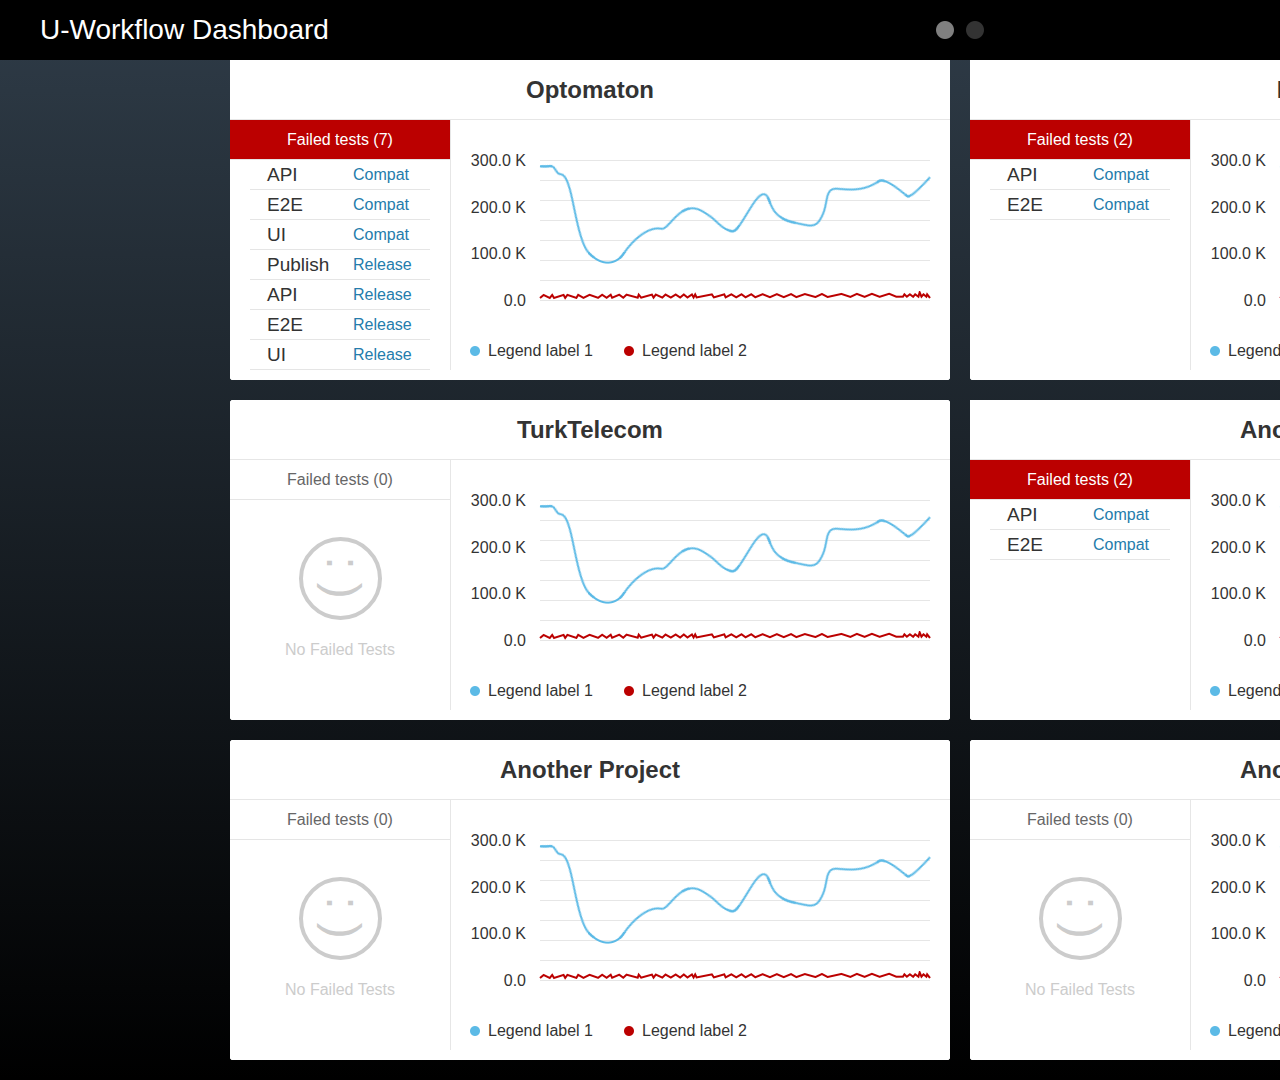
<file: projects/axure_dash/page_2.html>
﻿<!DOCTYPE html>
<html>
  <head>
    <title>Page 2</title>
    <meta http-equiv="X-UA-Compatible" content="IE=edge"/>
    <meta http-equiv="content-type" content="text/html; charset=utf-8"/>
    <meta name="apple-mobile-web-app-capable" content="yes"/>
    <link href="resources/css/jquery-ui-themes.css" type="text/css" rel="stylesheet"/>
    <link href="resources/css/axure_rp_page.css" type="text/css" rel="stylesheet"/>
    <link href="data/styles.css" type="text/css" rel="stylesheet"/>
    <link href="files/page_2/styles.css" type="text/css" rel="stylesheet"/>
    <script src="resources/scripts/jquery-1.7.1.min.js"></script>
    <script src="resources/scripts/jquery-ui-1.8.10.custom.min.js"></script>
    <script src="resources/scripts/prototypePre.js"></script>
    <script src="data/document.js"></script>
    <script src="resources/scripts/prototypePost.js"></script>
    <script src="files/page_2/data.js"></script>
    <script type="text/javascript">
      $axure.utils.getTransparentGifPath = function() { return 'resources/images/transparent.gif'; };
      $axure.utils.getOtherPath = function() { return 'resources/Other.html'; };
      $axure.utils.getReloadPath = function() { return 'resources/reload.html'; };
    </script>
  </head>
  <body>
    <div id="base" class="">

      <!-- Unnamed (Rectangle) -->
      <div id="u1481" class="ax_default shape">
        <div id="u1481_div" class=""></div>
      </div>

      <!-- slider (Dynamic Panel) -->
      <div id="u1482" class="ax_default" data-label="slider">
        <div id="u1482_state0" class="panel_state" data-label="State1" style="">
          <div id="u1482_state0_content" class="panel_state_content">

            <!-- Unnamed (Group) -->
            <div id="u1483" class="ax_default" data-left="0" data-top="0" data-width="720" data-height="320">

              <!-- Unnamed (Rectangle) -->
              <div id="u1484" class="ax_default shape">
                <div id="u1484_div" class=""></div>
                <div id="u1484_text" class="text ">
                  <p><span>&nbsp;</span></p>
                </div>
              </div>

              <!-- Unnamed (Rectangle) -->
              <div id="u1485" class="ax_default paragraph1">
                <div id="u1485_div" class=""></div>
                <div id="u1485_text" class="text ">
                  <p><span>Optomaton</span></p>
                </div>
              </div>

              <!-- Unnamed (Group) -->
              <div id="u1486" class="ax_default" data-left="240" data-top="92" data-width="460" data-height="208">

                <!-- Unnamed (Group) -->
                <div id="u1487" class="ax_default" data-left="240" data-top="282" data-width="303" data-height="18">

                  <!-- Unnamed (Ellipse) -->
                  <div id="u1488" class="ax_default shape">
                    <img id="u1488_img" class="img " src="images/home/u188.png"/>
                  </div>

                  <!-- Unnamed (Rectangle) -->
                  <div id="u1489" class="ax_default paragraph1">
                    <div id="u1489_div" class=""></div>
                    <div id="u1489_text" class="text ">
                      <p><span>Legend label 1</span></p>
                    </div>
                  </div>

                  <!-- Unnamed (Group) -->
                  <div id="u1490" class="ax_default" data-left="394" data-top="282" data-width="149" data-height="18">

                    <!-- Unnamed (Ellipse) -->
                    <div id="u1491" class="ax_default shape">
                      <img id="u1491_img" class="img " src="images/home/u223.png"/>
                    </div>

                    <!-- Unnamed (Rectangle) -->
                    <div id="u1492" class="ax_default paragraph1">
                      <div id="u1492_div" class=""></div>
                      <div id="u1492_text" class="text ">
                        <p><span>Legend label 2</span></p>
                      </div>
                    </div>
                  </div>
                </div>

                <!-- Unnamed (Horizontal Line) -->
                <div id="u1493" class="ax_default horizontal_line">
                  <img id="u1493_img" class="img " src="images/home/u425.png"/>
                </div>

                <!-- Unnamed (Horizontal Line) -->
                <div id="u1494" class="ax_default horizontal_line">
                  <img id="u1494_img" class="img " src="images/home/u425.png"/>
                </div>

                <!-- Unnamed (Rectangle) -->
                <div id="u1495" class="ax_default paragraph1">
                  <div id="u1495_div" class=""></div>
                  <div id="u1495_text" class="text ">
                    <p><span>300.0 K</span></p>
                  </div>
                </div>

                <!-- Unnamed (Horizontal Line) -->
                <div id="u1496" class="ax_default horizontal_line">
                  <img id="u1496_img" class="img " src="images/home/u425.png"/>
                </div>

                <!-- Unnamed (Horizontal Line) -->
                <div id="u1497" class="ax_default horizontal_line">
                  <img id="u1497_img" class="img " src="images/home/u425.png"/>
                </div>

                <!-- Unnamed (Horizontal Line) -->
                <div id="u1498" class="ax_default horizontal_line">
                  <img id="u1498_img" class="img " src="images/home/u425.png"/>
                </div>

                <!-- Unnamed (Horizontal Line) -->
                <div id="u1499" class="ax_default horizontal_line">
                  <img id="u1499_img" class="img " src="images/home/u425.png"/>
                </div>

                <!-- Unnamed (Horizontal Line) -->
                <div id="u1500" class="ax_default horizontal_line">
                  <img id="u1500_img" class="img " src="images/home/u425.png"/>
                </div>

                <!-- Unnamed (Horizontal Line) -->
                <div id="u1501" class="ax_default horizontal_line">
                  <img id="u1501_img" class="img " src="images/home/u425.png"/>
                </div>

                <!-- Unnamed (Rectangle) -->
                <div id="u1502" class="ax_default paragraph1">
                  <div id="u1502_div" class=""></div>
                  <div id="u1502_text" class="text ">
                    <p><span>200.0 K</span></p>
                  </div>
                </div>

                <!-- Unnamed (Rectangle) -->
                <div id="u1503" class="ax_default paragraph1">
                  <div id="u1503_div" class=""></div>
                  <div id="u1503_text" class="text ">
                    <p><span>100.0 K</span></p>
                  </div>
                </div>

                <!-- Unnamed (Rectangle) -->
                <div id="u1504" class="ax_default paragraph1">
                  <div id="u1504_div" class=""></div>
                  <div id="u1504_text" class="text ">
                    <p><span>0.0</span></p>
                  </div>
                </div>

                <!-- Unnamed (Shape) -->
                <div id="u1505" class="ax_default horizontal_line">
                  <img id="u1505_img" class="img " src="images/home/u437.png"/>
                </div>

                <!-- Unnamed (Shape) -->
                <div id="u1506" class="compound ax_default horizontal_line" WidgetHeight="97" WidgetWidth="390" CompoundMode="true">
                  <img id="u1506_img" class="singleImg img " src="images/page_2/u1506.png"/>
                  <div id="u1506p000" class="ax_vector_shape" WidgetTopLeftX="8.14212659231398" WidgetTopLeftY="43.2839062294495" WidgetTopRightX="-0.644853784639003" WidgetTopRightY="1.50271159982444" WidgetBottomLeftX="9.97596183171381" WidgetBottomLeftY="30.8995210656927" WidgetBottomRightX="1.18898145476083" WidgetBottomRightY="-10.8816735639324">
                    <img id="u1506p000_img" class="img " src="images/page_2/u1506p000.png"/>
                  </div>
                  <div id="u1506p001" class="ax_vector_shape" WidgetTopLeftX="8.96921728481527" WidgetTopLeftY="-18.3460107729136" WidgetTopRightX="-0.596048304489771" WidgetTopRightY="4.54072791289856" WidgetBottomLeftX="7.70425224064218" WidgetBottomLeftY="-29.0517503363281" WidgetBottomRightX="-1.86101334866287" WidgetBottomRightY="-6.16501165051593">
                    <img id="u1506p001_img" class="img " src="images/page_2/u1506p001.png"/>
                  </div>
                  <div id="u1506p002" class="ax_vector_shape" WidgetTopLeftX="-2.19547656215393" WidgetTopLeftY="-4.66607602980146" WidgetTopRightX="0.931837395956538" WidgetTopRightY="0.465502917566964" WidgetBottomLeftX="-2.64455063622801" WidgetBottomLeftY="-2.45543223593065" WidgetBottomRightX="0.482763321882464" WidgetBottomRightY="2.67614671143777">
                    <img id="u1506p002_img" class="img " src="images/page_2/u1506p002.png"/>
                  </div>
                  <div id="u1506p003" class="ax_vector_shape" WidgetTopLeftX="5.44335414762945" WidgetTopLeftY="-12.8623984078836" WidgetTopRightX="-2.06264436898835" WidgetTopRightY="13.7355376345538" WidgetBottomLeftX="3.7024635969436" WidgetBottomLeftY="-19.9565293135896" WidgetBottomRightX="-3.8035349196742" WidgetBottomRightY="6.64140672884787">
                    <img id="u1506p003_img" class="img " src="images/page_2/u1506p003.png"/>
                  </div>
                  <div id="u1506p004" class="ax_vector_shape" WidgetTopLeftX="2.29385425973906" WidgetTopLeftY="12.4840073947456" WidgetTopRightX="-3.07330281315324" WidgetTopRightY="-6.1560594966797" WidgetBottomLeftX="3.49581108967997" WidgetBottomLeftY="7.33507538965226" WidgetBottomRightX="-1.87134598321232" WidgetBottomRightY="-11.3049915017731">
                    <img id="u1506p004_img" class="img " src="images/page_2/u1506p004.png"/>
                  </div>
                  <div id="u1506p005" class="ax_vector_shape" WidgetTopLeftX="2.89825750777511" WidgetTopLeftY="-2.3085881669143" WidgetTopRightX="-2.78677058863096" WidgetTopRightY="9.50864632659017" WidgetBottomLeftX="2.11448195504354" WidgetBottomLeftY="-7.61097014144688" WidgetBottomRightX="-3.57054614136254" WidgetBottomRightY="4.20626435205759">
                    <img id="u1506p005_img" class="img " src="images/page_2/u1506p005.png"/>
                  </div>
                  <div id="u1506p006" class="ax_vector_shape" WidgetTopLeftX="-0.666671011315362" WidgetTopLeftY="-8.36258859344801" WidgetTopRightX="3.09291798050401" WidgetTopRightY="7.21492800323708" WidgetBottomLeftX="-1.29738858848586" WidgetBottomLeftY="-2.61854255503093" WidgetBottomRightX="2.46220040333352" WidgetBottomRightY="12.9589740416542">
                    <img id="u1506p006_img" class="img " src="images/page_2/u1506p006.png"/>
                  </div>
                  <div id="u1506p007" class="ax_vector_shape" WidgetTopLeftX="-1.76315789473684" WidgetTopLeftY="-6.64285714285714" WidgetTopRightX="8.5" WidgetTopRightY="-6.64285714285714" WidgetBottomLeftX="-1.76315789473684" WidgetBottomLeftY="0.285714285714286" WidgetBottomRightX="8.5" WidgetBottomRightY="0.285714285714286">
                    <img id="u1506p007_img" class="img " src="images/page_2/u1506p007.png"/>
                  </div>
                  <div id="u1506p008" class="ax_vector_shape" WidgetTopLeftX="0.50107916825381" WidgetTopLeftY="-0.491374737088278" WidgetTopRightX="-1.11179580578148" WidgetTopRightY="15.441792447306" WidgetBottomLeftX="-0.321402176001088" WidgetBottomLeftY="-2.42419297520376" WidgetBottomRightX="-1.93427715003637" WidgetBottomRightY="13.5089742091906">
                    <img id="u1506p008_img" class="img " src="images/page_2/u1506p008.png"/>
                  </div>
                  <div id="u1506p009" class="ax_vector_shape" WidgetTopLeftX="-0.357142857142857" WidgetTopLeftY="-0.166666666666667" WidgetTopRightX="27.5" WidgetTopRightY="-0.166666666666667" WidgetBottomLeftX="-0.357142857142857" WidgetBottomLeftY="16" WidgetBottomRightX="27.5" WidgetBottomRightY="16">
                    <img id="u1506p009_img" class="img " src="images/page_2/u1506p009.png"/>
                  </div>
                </div>
              </div>

              <!-- Unnamed (Group) -->
              <div id="u1507" class="ax_default" data-left="20" data-top="100" data-width="180" data-height="30">

                <!-- Unnamed (Rectangle) -->
                <div id="u1508" class="ax_default shape">
                  <div id="u1508_div" class=""></div>
                </div>

                <!-- Unnamed (Rectangle) -->
                <div id="u1509" class="ax_default shape">
                  <div id="u1509_div" class=""></div>
                  <div id="u1509_text" class="text ">
                    <p><span>API</span></p>
                  </div>
                </div>

                <!-- Unnamed (Rectangle) -->
                <div id="u1510" class="ax_default shape">
                  <div id="u1510_div" class=""></div>
                  <div id="u1510_text" class="text ">
                    <p><span>Compat</span></p>
                  </div>
                </div>
              </div>

              <!-- Unnamed (Rectangle) -->
              <div id="u1511" class="ax_default paragraph1">
                <div id="u1511_div" class=""></div>
                <div id="u1511_text" class="text ">
                  <p><span>Failed tests (7)</span></p>
                </div>
              </div>

              <!-- Unnamed (Vertical Line) -->
              <div id="u1512" class="ax_default vertical_line">
                <img id="u1512_img" class="img " src="images/home/u444.png"/>
              </div>

              <!-- Unnamed (Group) -->
              <div id="u1513" class="ax_default" data-left="20" data-top="130" data-width="180" data-height="30">

                <!-- Unnamed (Rectangle) -->
                <div id="u1514" class="ax_default shape">
                  <div id="u1514_div" class=""></div>
                </div>

                <!-- Unnamed (Rectangle) -->
                <div id="u1515" class="ax_default shape">
                  <div id="u1515_div" class=""></div>
                  <div id="u1515_text" class="text ">
                    <p><span>E2E</span></p>
                  </div>
                </div>

                <!-- Unnamed (Rectangle) -->
                <div id="u1516" class="ax_default shape">
                  <div id="u1516_div" class=""></div>
                  <div id="u1516_text" class="text ">
                    <p><span>Compat</span></p>
                  </div>
                </div>
              </div>

              <!-- Unnamed (Group) -->
              <div id="u1517" class="ax_default" data-left="20" data-top="160" data-width="180" data-height="30">

                <!-- Unnamed (Rectangle) -->
                <div id="u1518" class="ax_default shape">
                  <div id="u1518_div" class=""></div>
                </div>

                <!-- Unnamed (Rectangle) -->
                <div id="u1519" class="ax_default shape">
                  <div id="u1519_div" class=""></div>
                  <div id="u1519_text" class="text ">
                    <p><span>UI</span></p>
                  </div>
                </div>

                <!-- Unnamed (Rectangle) -->
                <div id="u1520" class="ax_default shape">
                  <div id="u1520_div" class=""></div>
                  <div id="u1520_text" class="text ">
                    <p><span>Compat</span></p>
                  </div>
                </div>
              </div>

              <!-- Unnamed (Group) -->
              <div id="u1521" class="ax_default" data-left="20" data-top="190" data-width="180" data-height="30">

                <!-- Unnamed (Rectangle) -->
                <div id="u1522" class="ax_default shape">
                  <div id="u1522_div" class=""></div>
                </div>

                <!-- Unnamed (Rectangle) -->
                <div id="u1523" class="ax_default shape">
                  <div id="u1523_div" class=""></div>
                  <div id="u1523_text" class="text ">
                    <p><span>Publish</span></p>
                  </div>
                </div>

                <!-- Unnamed (Rectangle) -->
                <div id="u1524" class="ax_default shape">
                  <div id="u1524_div" class=""></div>
                  <div id="u1524_text" class="text ">
                    <p><span>Release</span></p>
                  </div>
                </div>
              </div>

              <!-- Unnamed (Group) -->
              <div id="u1525" class="ax_default" data-left="20" data-top="220" data-width="180" data-height="30">

                <!-- Unnamed (Rectangle) -->
                <div id="u1526" class="ax_default shape">
                  <div id="u1526_div" class=""></div>
                </div>

                <!-- Unnamed (Rectangle) -->
                <div id="u1527" class="ax_default shape">
                  <div id="u1527_div" class=""></div>
                  <div id="u1527_text" class="text ">
                    <p><span>API</span></p>
                  </div>
                </div>

                <!-- Unnamed (Rectangle) -->
                <div id="u1528" class="ax_default shape">
                  <div id="u1528_div" class=""></div>
                  <div id="u1528_text" class="text ">
                    <p><span>Release</span></p>
                  </div>
                </div>
              </div>

              <!-- Unnamed (Group) -->
              <div id="u1529" class="ax_default" data-left="20" data-top="250" data-width="180" data-height="30">

                <!-- Unnamed (Rectangle) -->
                <div id="u1530" class="ax_default shape">
                  <div id="u1530_div" class=""></div>
                </div>

                <!-- Unnamed (Rectangle) -->
                <div id="u1531" class="ax_default shape">
                  <div id="u1531_div" class=""></div>
                  <div id="u1531_text" class="text ">
                    <p><span>E2E</span></p>
                  </div>
                </div>

                <!-- Unnamed (Rectangle) -->
                <div id="u1532" class="ax_default shape">
                  <div id="u1532_div" class=""></div>
                  <div id="u1532_text" class="text ">
                    <p><span>Release</span></p>
                  </div>
                </div>
              </div>

              <!-- Unnamed (Group) -->
              <div id="u1533" class="ax_default" data-left="20" data-top="280" data-width="180" data-height="30">

                <!-- Unnamed (Rectangle) -->
                <div id="u1534" class="ax_default shape">
                  <div id="u1534_div" class=""></div>
                </div>

                <!-- Unnamed (Rectangle) -->
                <div id="u1535" class="ax_default shape">
                  <div id="u1535_div" class=""></div>
                  <div id="u1535_text" class="text ">
                    <p><span>UI</span></p>
                  </div>
                </div>

                <!-- Unnamed (Rectangle) -->
                <div id="u1536" class="ax_default shape">
                  <div id="u1536_div" class=""></div>
                  <div id="u1536_text" class="text ">
                    <p><span>Release</span></p>
                  </div>
                </div>
              </div>
            </div>

            <!-- Unnamed (Group) -->
            <div id="u1537" class="ax_default" data-left="740" data-top="0" data-width="720" data-height="320">

              <!-- Unnamed (Rectangle) -->
              <div id="u1538" class="ax_default shape">
                <div id="u1538_div" class=""></div>
                <div id="u1538_text" class="text ">
                  <p><span>&nbsp;</span></p>
                </div>
              </div>

              <!-- Unnamed (Rectangle) -->
              <div id="u1539" class="ax_default paragraph1">
                <div id="u1539_div" class=""></div>
                <div id="u1539_text" class="text ">
                  <p><span>Inference</span></p>
                </div>
              </div>

              <!-- Unnamed (Group) -->
              <div id="u1540" class="ax_default" data-left="760" data-top="100" data-width="180" data-height="30">

                <!-- Unnamed (Rectangle) -->
                <div id="u1541" class="ax_default shape">
                  <div id="u1541_div" class=""></div>
                </div>

                <!-- Unnamed (Rectangle) -->
                <div id="u1542" class="ax_default shape">
                  <div id="u1542_div" class=""></div>
                  <div id="u1542_text" class="text ">
                    <p><span>API</span></p>
                  </div>
                </div>

                <!-- Unnamed (Rectangle) -->
                <div id="u1543" class="ax_default shape">
                  <div id="u1543_div" class=""></div>
                  <div id="u1543_text" class="text ">
                    <p><span>Compat</span></p>
                  </div>
                </div>
              </div>

              <!-- Unnamed (Rectangle) -->
              <div id="u1544" class="ax_default paragraph1">
                <div id="u1544_div" class=""></div>
                <div id="u1544_text" class="text ">
                  <p><span>Failed tests (2)</span></p>
                </div>
              </div>

              <!-- Unnamed (Vertical Line) -->
              <div id="u1545" class="ax_default vertical_line">
                <img id="u1545_img" class="img " src="images/home/u444.png"/>
              </div>

              <!-- Unnamed (Group) -->
              <div id="u1546" class="ax_default" data-left="760" data-top="130" data-width="180" data-height="30">

                <!-- Unnamed (Rectangle) -->
                <div id="u1547" class="ax_default shape">
                  <div id="u1547_div" class=""></div>
                </div>

                <!-- Unnamed (Rectangle) -->
                <div id="u1548" class="ax_default shape">
                  <div id="u1548_div" class=""></div>
                  <div id="u1548_text" class="text ">
                    <p><span>E2E</span></p>
                  </div>
                </div>

                <!-- Unnamed (Rectangle) -->
                <div id="u1549" class="ax_default shape">
                  <div id="u1549_div" class=""></div>
                  <div id="u1549_text" class="text ">
                    <p><span>Compat</span></p>
                  </div>
                </div>
              </div>

              <!-- Unnamed (Group) -->
              <div id="u1550" class="ax_default" data-left="980" data-top="92" data-width="460" data-height="208">

                <!-- Unnamed (Group) -->
                <div id="u1551" class="ax_default" data-left="980" data-top="282" data-width="303" data-height="18">

                  <!-- Unnamed (Ellipse) -->
                  <div id="u1552" class="ax_default shape">
                    <img id="u1552_img" class="img " src="images/home/u188.png"/>
                  </div>

                  <!-- Unnamed (Rectangle) -->
                  <div id="u1553" class="ax_default paragraph1">
                    <div id="u1553_div" class=""></div>
                    <div id="u1553_text" class="text ">
                      <p><span>Legend label 1</span></p>
                    </div>
                  </div>

                  <!-- Unnamed (Group) -->
                  <div id="u1554" class="ax_default" data-left="1134" data-top="282" data-width="149" data-height="18">

                    <!-- Unnamed (Ellipse) -->
                    <div id="u1555" class="ax_default shape">
                      <img id="u1555_img" class="img " src="images/home/u223.png"/>
                    </div>

                    <!-- Unnamed (Rectangle) -->
                    <div id="u1556" class="ax_default paragraph1">
                      <div id="u1556_div" class=""></div>
                      <div id="u1556_text" class="text ">
                        <p><span>Legend label 2</span></p>
                      </div>
                    </div>
                  </div>
                </div>

                <!-- Unnamed (Horizontal Line) -->
                <div id="u1557" class="ax_default horizontal_line">
                  <img id="u1557_img" class="img " src="images/home/u425.png"/>
                </div>

                <!-- Unnamed (Horizontal Line) -->
                <div id="u1558" class="ax_default horizontal_line">
                  <img id="u1558_img" class="img " src="images/home/u425.png"/>
                </div>

                <!-- Unnamed (Rectangle) -->
                <div id="u1559" class="ax_default paragraph1">
                  <div id="u1559_div" class=""></div>
                  <div id="u1559_text" class="text ">
                    <p><span>300.0 K</span></p>
                  </div>
                </div>

                <!-- Unnamed (Horizontal Line) -->
                <div id="u1560" class="ax_default horizontal_line">
                  <img id="u1560_img" class="img " src="images/home/u425.png"/>
                </div>

                <!-- Unnamed (Horizontal Line) -->
                <div id="u1561" class="ax_default horizontal_line">
                  <img id="u1561_img" class="img " src="images/home/u425.png"/>
                </div>

                <!-- Unnamed (Horizontal Line) -->
                <div id="u1562" class="ax_default horizontal_line">
                  <img id="u1562_img" class="img " src="images/home/u425.png"/>
                </div>

                <!-- Unnamed (Horizontal Line) -->
                <div id="u1563" class="ax_default horizontal_line">
                  <img id="u1563_img" class="img " src="images/home/u425.png"/>
                </div>

                <!-- Unnamed (Horizontal Line) -->
                <div id="u1564" class="ax_default horizontal_line">
                  <img id="u1564_img" class="img " src="images/home/u425.png"/>
                </div>

                <!-- Unnamed (Horizontal Line) -->
                <div id="u1565" class="ax_default horizontal_line">
                  <img id="u1565_img" class="img " src="images/home/u425.png"/>
                </div>

                <!-- Unnamed (Rectangle) -->
                <div id="u1566" class="ax_default paragraph1">
                  <div id="u1566_div" class=""></div>
                  <div id="u1566_text" class="text ">
                    <p><span>200.0 K</span></p>
                  </div>
                </div>

                <!-- Unnamed (Rectangle) -->
                <div id="u1567" class="ax_default paragraph1">
                  <div id="u1567_div" class=""></div>
                  <div id="u1567_text" class="text ">
                    <p><span>100.0 K</span></p>
                  </div>
                </div>

                <!-- Unnamed (Rectangle) -->
                <div id="u1568" class="ax_default paragraph1">
                  <div id="u1568_div" class=""></div>
                  <div id="u1568_text" class="text ">
                    <p><span>0.0</span></p>
                  </div>
                </div>

                <!-- Unnamed (Shape) -->
                <div id="u1569" class="ax_default horizontal_line">
                  <img id="u1569_img" class="img " src="images/home/u437.png"/>
                </div>

                <!-- Unnamed (Shape) -->
                <div id="u1570" class="compound ax_default horizontal_line" WidgetHeight="97" WidgetWidth="390" CompoundMode="true">
                  <img id="u1570_img" class="singleImg img " src="images/page_2/u1506.png"/>
                  <div id="u1570p000" class="ax_vector_shape" WidgetTopLeftX="8.14212659231398" WidgetTopLeftY="43.2839062294495" WidgetTopRightX="-0.644853784639002" WidgetTopRightY="1.50271159982443" WidgetBottomLeftX="9.97596183171381" WidgetBottomLeftY="30.8995210656927" WidgetBottomRightX="1.18898145476083" WidgetBottomRightY="-10.8816735639324">
                    <img id="u1570p000_img" class="img " src="images/page_2/u1506p000.png"/>
                  </div>
                  <div id="u1570p001" class="ax_vector_shape" WidgetTopLeftX="8.96921728481527" WidgetTopLeftY="-18.3460107729136" WidgetTopRightX="-0.596048304489772" WidgetTopRightY="4.54072791289856" WidgetBottomLeftX="7.70425224064218" WidgetBottomLeftY="-29.0517503363281" WidgetBottomRightX="-1.86101334866287" WidgetBottomRightY="-6.16501165051593">
                    <img id="u1570p001_img" class="img " src="images/page_2/u1506p001.png"/>
                  </div>
                  <div id="u1570p002" class="ax_vector_shape" WidgetTopLeftX="-2.19547656215394" WidgetTopLeftY="-4.66607602980146" WidgetTopRightX="0.931837395956538" WidgetTopRightY="0.465502917566965" WidgetBottomLeftX="-2.64455063622801" WidgetBottomLeftY="-2.45543223593065" WidgetBottomRightX="0.482763321882464" WidgetBottomRightY="2.67614671143777">
                    <img id="u1570p002_img" class="img " src="images/page_2/u1506p002.png"/>
                  </div>
                  <div id="u1570p003" class="ax_vector_shape" WidgetTopLeftX="5.44335414762945" WidgetTopLeftY="-12.8623984078836" WidgetTopRightX="-2.06264436898836" WidgetTopRightY="13.7355376345538" WidgetBottomLeftX="3.7024635969436" WidgetBottomLeftY="-19.9565293135896" WidgetBottomRightX="-3.80353491967421" WidgetBottomRightY="6.64140672884789">
                    <img id="u1570p003_img" class="img " src="images/page_2/u1506p003.png"/>
                  </div>
                  <div id="u1570p004" class="ax_vector_shape" WidgetTopLeftX="2.29385425973906" WidgetTopLeftY="12.4840073947456" WidgetTopRightX="-3.07330281315323" WidgetTopRightY="-6.1560594966797" WidgetBottomLeftX="3.49581108967997" WidgetBottomLeftY="7.33507538965226" WidgetBottomRightX="-1.87134598321232" WidgetBottomRightY="-11.3049915017731">
                    <img id="u1570p004_img" class="img " src="images/page_2/u1506p004.png"/>
                  </div>
                  <div id="u1570p005" class="ax_vector_shape" WidgetTopLeftX="2.89825750777511" WidgetTopLeftY="-2.30858816691429" WidgetTopRightX="-2.78677058863097" WidgetTopRightY="9.50864632659018" WidgetBottomLeftX="2.11448195504353" WidgetBottomLeftY="-7.61097014144688" WidgetBottomRightX="-3.57054614136254" WidgetBottomRightY="4.20626435205759">
                    <img id="u1570p005_img" class="img " src="images/page_2/u1506p005.png"/>
                  </div>
                  <div id="u1570p006" class="ax_vector_shape" WidgetTopLeftX="-0.666671011315363" WidgetTopLeftY="-8.362588593448" WidgetTopRightX="3.09291798050401" WidgetTopRightY="7.21492800323709" WidgetBottomLeftX="-1.29738858848586" WidgetBottomLeftY="-2.61854255503093" WidgetBottomRightX="2.46220040333352" WidgetBottomRightY="12.9589740416542">
                    <img id="u1570p006_img" class="img " src="images/page_2/u1506p006.png"/>
                  </div>
                  <div id="u1570p007" class="ax_vector_shape" WidgetTopLeftX="-1.76315789473684" WidgetTopLeftY="-6.64285714285714" WidgetTopRightX="8.5" WidgetTopRightY="-6.64285714285714" WidgetBottomLeftX="-1.76315789473684" WidgetBottomLeftY="0.285714285714286" WidgetBottomRightX="8.5" WidgetBottomRightY="0.285714285714286">
                    <img id="u1570p007_img" class="img " src="images/page_2/u1506p007.png"/>
                  </div>
                  <div id="u1570p008" class="ax_vector_shape" WidgetTopLeftX="0.501079168253809" WidgetTopLeftY="-0.491374737088281" WidgetTopRightX="-1.11179580578148" WidgetTopRightY="15.441792447306" WidgetBottomLeftX="-0.321402176001089" WidgetBottomLeftY="-2.42419297520376" WidgetBottomRightX="-1.93427715003637" WidgetBottomRightY="13.5089742091906">
                    <img id="u1570p008_img" class="img " src="images/page_2/u1506p008.png"/>
                  </div>
                  <div id="u1570p009" class="ax_vector_shape" WidgetTopLeftX="-0.357142857142857" WidgetTopLeftY="-0.166666666666667" WidgetTopRightX="27.5" WidgetTopRightY="-0.166666666666667" WidgetBottomLeftX="-0.357142857142857" WidgetBottomLeftY="16" WidgetBottomRightX="27.5" WidgetBottomRightY="16">
                    <img id="u1570p009_img" class="img " src="images/page_2/u1506p009.png"/>
                  </div>
                </div>
              </div>
            </div>

            <!-- Unnamed (Group) -->
            <div id="u1571" class="ax_default" data-left="0" data-top="340" data-width="720" data-height="320">

              <!-- Unnamed (Rectangle) -->
              <div id="u1572" class="ax_default shape">
                <div id="u1572_div" class=""></div>
                <div id="u1572_text" class="text ">
                  <p><span>&nbsp;</span></p>
                </div>
              </div>

              <!-- Unnamed (Rectangle) -->
              <div id="u1573" class="ax_default paragraph1">
                <div id="u1573_div" class=""></div>
                <div id="u1573_text" class="text ">
                  <p><span>TurkTelecom</span></p>
                </div>
              </div>

              <!-- Unnamed (Rectangle) -->
              <div id="u1574" class="ax_default paragraph1">
                <div id="u1574_div" class=""></div>
                <div id="u1574_text" class="text ">
                  <p><span>Failed tests (0)</span></p>
                </div>
              </div>

              <!-- Unnamed (Vertical Line) -->
              <div id="u1575" class="ax_default vertical_line">
                <img id="u1575_img" class="img " src="images/home/u444.png"/>
              </div>

              <!-- Unnamed (Group) -->
              <div id="u1576" class="ax_default" data-left="20" data-top="477" data-width="180" data-height="143">

                <!-- Unnamed (Group) -->
                <div id="u1577" class="ax_default" data-left="20" data-top="560" data-width="180" data-height="60">

                  <!-- Unnamed (Rectangle) -->
                  <div id="u1578" class="ax_default shape">
                    <div id="u1578_div" class=""></div>
                    <div id="u1578_text" class="text ">
                      <p><span>No Failed Tests</span></p>
                    </div>
                  </div>
                </div>

                <!-- Unnamed (Rectangle) -->
                <div id="u1579" class="ax_default shape">
                  <div id="u1579_div" class=""></div>
                  <div id="u1579_text" class="text ">
                    <p><span>: )</span></p>
                  </div>
                </div>
              </div>

              <!-- Unnamed (Group) -->
              <div id="u1580" class="ax_default" data-left="240" data-top="432" data-width="460" data-height="208">

                <!-- Unnamed (Group) -->
                <div id="u1581" class="ax_default" data-left="240" data-top="622" data-width="303" data-height="18">

                  <!-- Unnamed (Ellipse) -->
                  <div id="u1582" class="ax_default shape">
                    <img id="u1582_img" class="img " src="images/home/u188.png"/>
                  </div>

                  <!-- Unnamed (Rectangle) -->
                  <div id="u1583" class="ax_default paragraph1">
                    <div id="u1583_div" class=""></div>
                    <div id="u1583_text" class="text ">
                      <p><span>Legend label 1</span></p>
                    </div>
                  </div>

                  <!-- Unnamed (Group) -->
                  <div id="u1584" class="ax_default" data-left="394" data-top="622" data-width="149" data-height="18">

                    <!-- Unnamed (Ellipse) -->
                    <div id="u1585" class="ax_default shape">
                      <img id="u1585_img" class="img " src="images/home/u223.png"/>
                    </div>

                    <!-- Unnamed (Rectangle) -->
                    <div id="u1586" class="ax_default paragraph1">
                      <div id="u1586_div" class=""></div>
                      <div id="u1586_text" class="text ">
                        <p><span>Legend label 2</span></p>
                      </div>
                    </div>
                  </div>
                </div>

                <!-- Unnamed (Horizontal Line) -->
                <div id="u1587" class="ax_default horizontal_line">
                  <img id="u1587_img" class="img " src="images/home/u425.png"/>
                </div>

                <!-- Unnamed (Horizontal Line) -->
                <div id="u1588" class="ax_default horizontal_line">
                  <img id="u1588_img" class="img " src="images/home/u425.png"/>
                </div>

                <!-- Unnamed (Rectangle) -->
                <div id="u1589" class="ax_default paragraph1">
                  <div id="u1589_div" class=""></div>
                  <div id="u1589_text" class="text ">
                    <p><span>300.0 K</span></p>
                  </div>
                </div>

                <!-- Unnamed (Horizontal Line) -->
                <div id="u1590" class="ax_default horizontal_line">
                  <img id="u1590_img" class="img " src="images/home/u425.png"/>
                </div>

                <!-- Unnamed (Horizontal Line) -->
                <div id="u1591" class="ax_default horizontal_line">
                  <img id="u1591_img" class="img " src="images/home/u425.png"/>
                </div>

                <!-- Unnamed (Horizontal Line) -->
                <div id="u1592" class="ax_default horizontal_line">
                  <img id="u1592_img" class="img " src="images/home/u425.png"/>
                </div>

                <!-- Unnamed (Horizontal Line) -->
                <div id="u1593" class="ax_default horizontal_line">
                  <img id="u1593_img" class="img " src="images/home/u425.png"/>
                </div>

                <!-- Unnamed (Horizontal Line) -->
                <div id="u1594" class="ax_default horizontal_line">
                  <img id="u1594_img" class="img " src="images/home/u425.png"/>
                </div>

                <!-- Unnamed (Horizontal Line) -->
                <div id="u1595" class="ax_default horizontal_line">
                  <img id="u1595_img" class="img " src="images/home/u425.png"/>
                </div>

                <!-- Unnamed (Rectangle) -->
                <div id="u1596" class="ax_default paragraph1">
                  <div id="u1596_div" class=""></div>
                  <div id="u1596_text" class="text ">
                    <p><span>200.0 K</span></p>
                  </div>
                </div>

                <!-- Unnamed (Rectangle) -->
                <div id="u1597" class="ax_default paragraph1">
                  <div id="u1597_div" class=""></div>
                  <div id="u1597_text" class="text ">
                    <p><span>100.0 K</span></p>
                  </div>
                </div>

                <!-- Unnamed (Rectangle) -->
                <div id="u1598" class="ax_default paragraph1">
                  <div id="u1598_div" class=""></div>
                  <div id="u1598_text" class="text ">
                    <p><span>0.0</span></p>
                  </div>
                </div>

                <!-- Unnamed (Shape) -->
                <div id="u1599" class="ax_default horizontal_line">
                  <img id="u1599_img" class="img " src="images/home/u437.png"/>
                </div>

                <!-- Unnamed (Shape) -->
                <div id="u1600" class="compound ax_default horizontal_line" WidgetHeight="97" WidgetWidth="390" CompoundMode="true">
                  <img id="u1600_img" class="singleImg img " src="images/page_2/u1506.png"/>
                  <div id="u1600p000" class="ax_vector_shape" WidgetTopLeftX="8.14212659231398" WidgetTopLeftY="43.2839062294495" WidgetTopRightX="-0.644853784639002" WidgetTopRightY="1.50271159982443" WidgetBottomLeftX="9.97596183171381" WidgetBottomLeftY="30.8995210656927" WidgetBottomRightX="1.18898145476083" WidgetBottomRightY="-10.8816735639324">
                    <img id="u1600p000_img" class="img " src="images/page_2/u1506p000.png"/>
                  </div>
                  <div id="u1600p001" class="ax_vector_shape" WidgetTopLeftX="8.96921728481527" WidgetTopLeftY="-18.3460107729136" WidgetTopRightX="-0.596048304489773" WidgetTopRightY="4.54072791289854" WidgetBottomLeftX="7.70425224064218" WidgetBottomLeftY="-29.0517503363281" WidgetBottomRightX="-1.86101334866287" WidgetBottomRightY="-6.16501165051594">
                    <img id="u1600p001_img" class="img " src="images/page_2/u1506p001.png"/>
                  </div>
                  <div id="u1600p002" class="ax_vector_shape" WidgetTopLeftX="-2.19547656215393" WidgetTopLeftY="-4.66607602980146" WidgetTopRightX="0.931837395956538" WidgetTopRightY="0.465502917566964" WidgetBottomLeftX="-2.64455063622801" WidgetBottomLeftY="-2.45543223593065" WidgetBottomRightX="0.482763321882464" WidgetBottomRightY="2.67614671143777">
                    <img id="u1600p002_img" class="img " src="images/page_2/u1506p002.png"/>
                  </div>
                  <div id="u1600p003" class="ax_vector_shape" WidgetTopLeftX="5.44335414762945" WidgetTopLeftY="-12.8623984078836" WidgetTopRightX="-2.06264436898835" WidgetTopRightY="13.7355376345538" WidgetBottomLeftX="3.7024635969436" WidgetBottomLeftY="-19.9565293135896" WidgetBottomRightX="-3.8035349196742" WidgetBottomRightY="6.64140672884787">
                    <img id="u1600p003_img" class="img " src="images/page_2/u1506p003.png"/>
                  </div>
                  <div id="u1600p004" class="ax_vector_shape" WidgetTopLeftX="2.29385425973906" WidgetTopLeftY="12.4840073947456" WidgetTopRightX="-3.07330281315323" WidgetTopRightY="-6.1560594966797" WidgetBottomLeftX="3.49581108967997" WidgetBottomLeftY="7.33507538965226" WidgetBottomRightX="-1.87134598321232" WidgetBottomRightY="-11.3049915017731">
                    <img id="u1600p004_img" class="img " src="images/page_2/u1506p004.png"/>
                  </div>
                  <div id="u1600p005" class="ax_vector_shape" WidgetTopLeftX="2.89825750777511" WidgetTopLeftY="-2.3085881669143" WidgetTopRightX="-2.78677058863096" WidgetTopRightY="9.50864632659016" WidgetBottomLeftX="2.11448195504354" WidgetBottomLeftY="-7.61097014144689" WidgetBottomRightX="-3.57054614136254" WidgetBottomRightY="4.20626435205758">
                    <img id="u1600p005_img" class="img " src="images/page_2/u1506p005.png"/>
                  </div>
                  <div id="u1600p006" class="ax_vector_shape" WidgetTopLeftX="-0.666671011315363" WidgetTopLeftY="-8.362588593448" WidgetTopRightX="3.09291798050401" WidgetTopRightY="7.21492800323709" WidgetBottomLeftX="-1.29738858848586" WidgetBottomLeftY="-2.61854255503093" WidgetBottomRightX="2.46220040333352" WidgetBottomRightY="12.9589740416542">
                    <img id="u1600p006_img" class="img " src="images/page_2/u1506p006.png"/>
                  </div>
                  <div id="u1600p007" class="ax_vector_shape" WidgetTopLeftX="-1.76315789473684" WidgetTopLeftY="-6.64285714285714" WidgetTopRightX="8.5" WidgetTopRightY="-6.64285714285714" WidgetBottomLeftX="-1.76315789473684" WidgetBottomLeftY="0.285714285714286" WidgetBottomRightX="8.5" WidgetBottomRightY="0.285714285714286">
                    <img id="u1600p007_img" class="img " src="images/page_2/u1506p007.png"/>
                  </div>
                  <div id="u1600p008" class="ax_vector_shape" WidgetTopLeftX="0.501079168253809" WidgetTopLeftY="-0.491374737088281" WidgetTopRightX="-1.11179580578148" WidgetTopRightY="15.441792447306" WidgetBottomLeftX="-0.321402176001089" WidgetBottomLeftY="-2.42419297520376" WidgetBottomRightX="-1.93427715003637" WidgetBottomRightY="13.5089742091906">
                    <img id="u1600p008_img" class="img " src="images/page_2/u1506p008.png"/>
                  </div>
                  <div id="u1600p009" class="ax_vector_shape" WidgetTopLeftX="-0.357142857142857" WidgetTopLeftY="-0.166666666666667" WidgetTopRightX="27.5" WidgetTopRightY="-0.166666666666667" WidgetBottomLeftX="-0.357142857142857" WidgetBottomLeftY="16" WidgetBottomRightX="27.5" WidgetBottomRightY="16">
                    <img id="u1600p009_img" class="img " src="images/page_2/u1506p009.png"/>
                  </div>
                </div>
              </div>
            </div>

            <!-- Unnamed (Group) -->
            <div id="u1601" class="ax_default" data-left="740" data-top="340" data-width="720" data-height="320">

              <!-- Unnamed (Rectangle) -->
              <div id="u1602" class="ax_default shape">
                <div id="u1602_div" class=""></div>
                <div id="u1602_text" class="text ">
                  <p><span>&nbsp;</span></p>
                </div>
              </div>

              <!-- Unnamed (Rectangle) -->
              <div id="u1603" class="ax_default paragraph1">
                <div id="u1603_div" class=""></div>
                <div id="u1603_text" class="text ">
                  <p><span>Another Project</span></p>
                </div>
              </div>

              <!-- Unnamed (Group) -->
              <div id="u1604" class="ax_default" data-left="760" data-top="440" data-width="180" data-height="30">

                <!-- Unnamed (Rectangle) -->
                <div id="u1605" class="ax_default shape">
                  <div id="u1605_div" class=""></div>
                </div>

                <!-- Unnamed (Rectangle) -->
                <div id="u1606" class="ax_default shape">
                  <div id="u1606_div" class=""></div>
                  <div id="u1606_text" class="text ">
                    <p><span>API</span></p>
                  </div>
                </div>

                <!-- Unnamed (Rectangle) -->
                <div id="u1607" class="ax_default shape">
                  <div id="u1607_div" class=""></div>
                  <div id="u1607_text" class="text ">
                    <p><span>Compat</span></p>
                  </div>
                </div>
              </div>

              <!-- Unnamed (Rectangle) -->
              <div id="u1608" class="ax_default paragraph1">
                <div id="u1608_div" class=""></div>
                <div id="u1608_text" class="text ">
                  <p><span>Failed tests (2)</span></p>
                </div>
              </div>

              <!-- Unnamed (Vertical Line) -->
              <div id="u1609" class="ax_default vertical_line">
                <img id="u1609_img" class="img " src="images/home/u444.png"/>
              </div>

              <!-- Unnamed (Group) -->
              <div id="u1610" class="ax_default" data-left="760" data-top="470" data-width="180" data-height="30">

                <!-- Unnamed (Rectangle) -->
                <div id="u1611" class="ax_default shape">
                  <div id="u1611_div" class=""></div>
                </div>

                <!-- Unnamed (Rectangle) -->
                <div id="u1612" class="ax_default shape">
                  <div id="u1612_div" class=""></div>
                  <div id="u1612_text" class="text ">
                    <p><span>E2E</span></p>
                  </div>
                </div>

                <!-- Unnamed (Rectangle) -->
                <div id="u1613" class="ax_default shape">
                  <div id="u1613_div" class=""></div>
                  <div id="u1613_text" class="text ">
                    <p><span>Compat</span></p>
                  </div>
                </div>
              </div>

              <!-- Unnamed (Group) -->
              <div id="u1614" class="ax_default" data-left="980" data-top="432" data-width="460" data-height="208">

                <!-- Unnamed (Group) -->
                <div id="u1615" class="ax_default" data-left="980" data-top="622" data-width="303" data-height="18">

                  <!-- Unnamed (Ellipse) -->
                  <div id="u1616" class="ax_default shape">
                    <img id="u1616_img" class="img " src="images/home/u188.png"/>
                  </div>

                  <!-- Unnamed (Rectangle) -->
                  <div id="u1617" class="ax_default paragraph1">
                    <div id="u1617_div" class=""></div>
                    <div id="u1617_text" class="text ">
                      <p><span>Legend label 1</span></p>
                    </div>
                  </div>

                  <!-- Unnamed (Group) -->
                  <div id="u1618" class="ax_default" data-left="1134" data-top="622" data-width="149" data-height="18">

                    <!-- Unnamed (Ellipse) -->
                    <div id="u1619" class="ax_default shape">
                      <img id="u1619_img" class="img " src="images/home/u223.png"/>
                    </div>

                    <!-- Unnamed (Rectangle) -->
                    <div id="u1620" class="ax_default paragraph1">
                      <div id="u1620_div" class=""></div>
                      <div id="u1620_text" class="text ">
                        <p><span>Legend label 2</span></p>
                      </div>
                    </div>
                  </div>
                </div>

                <!-- Unnamed (Horizontal Line) -->
                <div id="u1621" class="ax_default horizontal_line">
                  <img id="u1621_img" class="img " src="images/home/u425.png"/>
                </div>

                <!-- Unnamed (Horizontal Line) -->
                <div id="u1622" class="ax_default horizontal_line">
                  <img id="u1622_img" class="img " src="images/home/u425.png"/>
                </div>

                <!-- Unnamed (Rectangle) -->
                <div id="u1623" class="ax_default paragraph1">
                  <div id="u1623_div" class=""></div>
                  <div id="u1623_text" class="text ">
                    <p><span>300.0 K</span></p>
                  </div>
                </div>

                <!-- Unnamed (Horizontal Line) -->
                <div id="u1624" class="ax_default horizontal_line">
                  <img id="u1624_img" class="img " src="images/home/u425.png"/>
                </div>

                <!-- Unnamed (Horizontal Line) -->
                <div id="u1625" class="ax_default horizontal_line">
                  <img id="u1625_img" class="img " src="images/home/u425.png"/>
                </div>

                <!-- Unnamed (Horizontal Line) -->
                <div id="u1626" class="ax_default horizontal_line">
                  <img id="u1626_img" class="img " src="images/home/u425.png"/>
                </div>

                <!-- Unnamed (Horizontal Line) -->
                <div id="u1627" class="ax_default horizontal_line">
                  <img id="u1627_img" class="img " src="images/home/u425.png"/>
                </div>

                <!-- Unnamed (Horizontal Line) -->
                <div id="u1628" class="ax_default horizontal_line">
                  <img id="u1628_img" class="img " src="images/home/u425.png"/>
                </div>

                <!-- Unnamed (Horizontal Line) -->
                <div id="u1629" class="ax_default horizontal_line">
                  <img id="u1629_img" class="img " src="images/home/u425.png"/>
                </div>

                <!-- Unnamed (Rectangle) -->
                <div id="u1630" class="ax_default paragraph1">
                  <div id="u1630_div" class=""></div>
                  <div id="u1630_text" class="text ">
                    <p><span>200.0 K</span></p>
                  </div>
                </div>

                <!-- Unnamed (Rectangle) -->
                <div id="u1631" class="ax_default paragraph1">
                  <div id="u1631_div" class=""></div>
                  <div id="u1631_text" class="text ">
                    <p><span>100.0 K</span></p>
                  </div>
                </div>

                <!-- Unnamed (Rectangle) -->
                <div id="u1632" class="ax_default paragraph1">
                  <div id="u1632_div" class=""></div>
                  <div id="u1632_text" class="text ">
                    <p><span>0.0</span></p>
                  </div>
                </div>

                <!-- Unnamed (Shape) -->
                <div id="u1633" class="ax_default horizontal_line">
                  <img id="u1633_img" class="img " src="images/home/u437.png"/>
                </div>

                <!-- Unnamed (Shape) -->
                <div id="u1634" class="compound ax_default horizontal_line" WidgetHeight="97" WidgetWidth="390" CompoundMode="true">
                  <img id="u1634_img" class="singleImg img " src="images/page_2/u1506.png"/>
                  <div id="u1634p000" class="ax_vector_shape" WidgetTopLeftX="8.14212659231397" WidgetTopLeftY="43.2839062294495" WidgetTopRightX="-0.644853784639008" WidgetTopRightY="1.50271159982441" WidgetBottomLeftX="9.97596183171381" WidgetBottomLeftY="30.8995210656927" WidgetBottomRightX="1.18898145476083" WidgetBottomRightY="-10.8816735639324">
                    <img id="u1634p000_img" class="img " src="images/page_2/u1506p000.png"/>
                  </div>
                  <div id="u1634p001" class="ax_vector_shape" WidgetTopLeftX="8.96921728481527" WidgetTopLeftY="-18.3460107729136" WidgetTopRightX="-0.596048304489772" WidgetTopRightY="4.54072791289856" WidgetBottomLeftX="7.70425224064218" WidgetBottomLeftY="-29.0517503363281" WidgetBottomRightX="-1.86101334866287" WidgetBottomRightY="-6.16501165051593">
                    <img id="u1634p001_img" class="img " src="images/page_2/u1506p001.png"/>
                  </div>
                  <div id="u1634p002" class="ax_vector_shape" WidgetTopLeftX="-2.19547656215393" WidgetTopLeftY="-4.66607602980146" WidgetTopRightX="0.931837395956538" WidgetTopRightY="0.465502917566964" WidgetBottomLeftX="-2.64455063622801" WidgetBottomLeftY="-2.45543223593065" WidgetBottomRightX="0.482763321882464" WidgetBottomRightY="2.67614671143777">
                    <img id="u1634p002_img" class="img " src="images/page_2/u1506p002.png"/>
                  </div>
                  <div id="u1634p003" class="ax_vector_shape" WidgetTopLeftX="5.44335414762945" WidgetTopLeftY="-12.8623984078836" WidgetTopRightX="-2.06264436898835" WidgetTopRightY="13.7355376345538" WidgetBottomLeftX="3.7024635969436" WidgetBottomLeftY="-19.9565293135896" WidgetBottomRightX="-3.8035349196742" WidgetBottomRightY="6.64140672884788">
                    <img id="u1634p003_img" class="img " src="images/page_2/u1506p003.png"/>
                  </div>
                  <div id="u1634p004" class="ax_vector_shape" WidgetTopLeftX="2.29385425973906" WidgetTopLeftY="12.4840073947456" WidgetTopRightX="-3.07330281315323" WidgetTopRightY="-6.1560594966797" WidgetBottomLeftX="3.49581108967997" WidgetBottomLeftY="7.33507538965226" WidgetBottomRightX="-1.87134598321232" WidgetBottomRightY="-11.3049915017731">
                    <img id="u1634p004_img" class="img " src="images/page_2/u1506p004.png"/>
                  </div>
                  <div id="u1634p005" class="ax_vector_shape" WidgetTopLeftX="2.89825750777511" WidgetTopLeftY="-2.30858816691429" WidgetTopRightX="-2.78677058863096" WidgetTopRightY="9.50864632659018" WidgetBottomLeftX="2.11448195504354" WidgetBottomLeftY="-7.61097014144688" WidgetBottomRightX="-3.57054614136254" WidgetBottomRightY="4.20626435205759">
                    <img id="u1634p005_img" class="img " src="images/page_2/u1506p005.png"/>
                  </div>
                  <div id="u1634p006" class="ax_vector_shape" WidgetTopLeftX="-0.666671011315363" WidgetTopLeftY="-8.362588593448" WidgetTopRightX="3.09291798050401" WidgetTopRightY="7.21492800323709" WidgetBottomLeftX="-1.29738858848586" WidgetBottomLeftY="-2.61854255503093" WidgetBottomRightX="2.46220040333352" WidgetBottomRightY="12.9589740416542">
                    <img id="u1634p006_img" class="img " src="images/page_2/u1506p006.png"/>
                  </div>
                  <div id="u1634p007" class="ax_vector_shape" WidgetTopLeftX="-1.76315789473684" WidgetTopLeftY="-6.64285714285714" WidgetTopRightX="8.5" WidgetTopRightY="-6.64285714285714" WidgetBottomLeftX="-1.76315789473684" WidgetBottomLeftY="0.285714285714286" WidgetBottomRightX="8.5" WidgetBottomRightY="0.285714285714286">
                    <img id="u1634p007_img" class="img " src="images/page_2/u1506p007.png"/>
                  </div>
                  <div id="u1634p008" class="ax_vector_shape" WidgetTopLeftX="0.501079168253809" WidgetTopLeftY="-0.491374737088281" WidgetTopRightX="-1.11179580578148" WidgetTopRightY="15.441792447306" WidgetBottomLeftX="-0.321402176001089" WidgetBottomLeftY="-2.42419297520376" WidgetBottomRightX="-1.93427715003637" WidgetBottomRightY="13.5089742091906">
                    <img id="u1634p008_img" class="img " src="images/page_2/u1506p008.png"/>
                  </div>
                  <div id="u1634p009" class="ax_vector_shape" WidgetTopLeftX="-0.357142857142857" WidgetTopLeftY="-0.166666666666667" WidgetTopRightX="27.5" WidgetTopRightY="-0.166666666666667" WidgetBottomLeftX="-0.357142857142857" WidgetBottomLeftY="16" WidgetBottomRightX="27.5" WidgetBottomRightY="16">
                    <img id="u1634p009_img" class="img " src="images/page_2/u1506p009.png"/>
                  </div>
                </div>
              </div>
            </div>

            <!-- Unnamed (Group) -->
            <div id="u1635" class="ax_default" data-left="0" data-top="680" data-width="720" data-height="320">

              <!-- Unnamed (Rectangle) -->
              <div id="u1636" class="ax_default shape">
                <div id="u1636_div" class=""></div>
                <div id="u1636_text" class="text ">
                  <p><span>&nbsp;</span></p>
                </div>
              </div>

              <!-- Unnamed (Rectangle) -->
              <div id="u1637" class="ax_default paragraph1">
                <div id="u1637_div" class=""></div>
                <div id="u1637_text" class="text ">
                  <p><span>Another Project</span></p>
                </div>
              </div>

              <!-- Unnamed (Rectangle) -->
              <div id="u1638" class="ax_default paragraph1">
                <div id="u1638_div" class=""></div>
                <div id="u1638_text" class="text ">
                  <p><span>Failed tests (0)</span></p>
                </div>
              </div>

              <!-- Unnamed (Vertical Line) -->
              <div id="u1639" class="ax_default vertical_line">
                <img id="u1639_img" class="img " src="images/home/u444.png"/>
              </div>

              <!-- Unnamed (Group) -->
              <div id="u1640" class="ax_default" data-left="20" data-top="817" data-width="180" data-height="143">

                <!-- Unnamed (Group) -->
                <div id="u1641" class="ax_default" data-left="20" data-top="900" data-width="180" data-height="60">

                  <!-- Unnamed (Rectangle) -->
                  <div id="u1642" class="ax_default shape">
                    <div id="u1642_div" class=""></div>
                    <div id="u1642_text" class="text ">
                      <p><span>No Failed Tests</span></p>
                    </div>
                  </div>
                </div>

                <!-- Unnamed (Rectangle) -->
                <div id="u1643" class="ax_default shape">
                  <div id="u1643_div" class=""></div>
                  <div id="u1643_text" class="text ">
                    <p><span>: )</span></p>
                  </div>
                </div>
              </div>

              <!-- Unnamed (Group) -->
              <div id="u1644" class="ax_default" data-left="240" data-top="772" data-width="460" data-height="208">

                <!-- Unnamed (Group) -->
                <div id="u1645" class="ax_default" data-left="240" data-top="962" data-width="303" data-height="18">

                  <!-- Unnamed (Ellipse) -->
                  <div id="u1646" class="ax_default shape">
                    <img id="u1646_img" class="img " src="images/home/u188.png"/>
                  </div>

                  <!-- Unnamed (Rectangle) -->
                  <div id="u1647" class="ax_default paragraph1">
                    <div id="u1647_div" class=""></div>
                    <div id="u1647_text" class="text ">
                      <p><span>Legend label 1</span></p>
                    </div>
                  </div>

                  <!-- Unnamed (Group) -->
                  <div id="u1648" class="ax_default" data-left="394" data-top="962" data-width="149" data-height="18">

                    <!-- Unnamed (Ellipse) -->
                    <div id="u1649" class="ax_default shape">
                      <img id="u1649_img" class="img " src="images/home/u223.png"/>
                    </div>

                    <!-- Unnamed (Rectangle) -->
                    <div id="u1650" class="ax_default paragraph1">
                      <div id="u1650_div" class=""></div>
                      <div id="u1650_text" class="text ">
                        <p><span>Legend label 2</span></p>
                      </div>
                    </div>
                  </div>
                </div>

                <!-- Unnamed (Horizontal Line) -->
                <div id="u1651" class="ax_default horizontal_line">
                  <img id="u1651_img" class="img " src="images/home/u425.png"/>
                </div>

                <!-- Unnamed (Horizontal Line) -->
                <div id="u1652" class="ax_default horizontal_line">
                  <img id="u1652_img" class="img " src="images/home/u425.png"/>
                </div>

                <!-- Unnamed (Rectangle) -->
                <div id="u1653" class="ax_default paragraph1">
                  <div id="u1653_div" class=""></div>
                  <div id="u1653_text" class="text ">
                    <p><span>300.0 K</span></p>
                  </div>
                </div>

                <!-- Unnamed (Horizontal Line) -->
                <div id="u1654" class="ax_default horizontal_line">
                  <img id="u1654_img" class="img " src="images/home/u425.png"/>
                </div>

                <!-- Unnamed (Horizontal Line) -->
                <div id="u1655" class="ax_default horizontal_line">
                  <img id="u1655_img" class="img " src="images/home/u425.png"/>
                </div>

                <!-- Unnamed (Horizontal Line) -->
                <div id="u1656" class="ax_default horizontal_line">
                  <img id="u1656_img" class="img " src="images/home/u425.png"/>
                </div>

                <!-- Unnamed (Horizontal Line) -->
                <div id="u1657" class="ax_default horizontal_line">
                  <img id="u1657_img" class="img " src="images/home/u425.png"/>
                </div>

                <!-- Unnamed (Horizontal Line) -->
                <div id="u1658" class="ax_default horizontal_line">
                  <img id="u1658_img" class="img " src="images/home/u425.png"/>
                </div>

                <!-- Unnamed (Horizontal Line) -->
                <div id="u1659" class="ax_default horizontal_line">
                  <img id="u1659_img" class="img " src="images/home/u425.png"/>
                </div>

                <!-- Unnamed (Rectangle) -->
                <div id="u1660" class="ax_default paragraph1">
                  <div id="u1660_div" class=""></div>
                  <div id="u1660_text" class="text ">
                    <p><span>200.0 K</span></p>
                  </div>
                </div>

                <!-- Unnamed (Rectangle) -->
                <div id="u1661" class="ax_default paragraph1">
                  <div id="u1661_div" class=""></div>
                  <div id="u1661_text" class="text ">
                    <p><span>100.0 K</span></p>
                  </div>
                </div>

                <!-- Unnamed (Rectangle) -->
                <div id="u1662" class="ax_default paragraph1">
                  <div id="u1662_div" class=""></div>
                  <div id="u1662_text" class="text ">
                    <p><span>0.0</span></p>
                  </div>
                </div>

                <!-- Unnamed (Shape) -->
                <div id="u1663" class="ax_default horizontal_line">
                  <img id="u1663_img" class="img " src="images/home/u437.png"/>
                </div>

                <!-- Unnamed (Shape) -->
                <div id="u1664" class="compound ax_default horizontal_line" WidgetHeight="97" WidgetWidth="390" CompoundMode="true">
                  <img id="u1664_img" class="singleImg img " src="images/page_2/u1506.png"/>
                  <div id="u1664p000" class="ax_vector_shape" WidgetTopLeftX="8.14212659231398" WidgetTopLeftY="43.2839062294495" WidgetTopRightX="-0.644853784639005" WidgetTopRightY="1.50271159982442" WidgetBottomLeftX="9.97596183171381" WidgetBottomLeftY="30.8995210656927" WidgetBottomRightX="1.18898145476083" WidgetBottomRightY="-10.8816735639324">
                    <img id="u1664p000_img" class="img " src="images/page_2/u1506p000.png"/>
                  </div>
                  <div id="u1664p001" class="ax_vector_shape" WidgetTopLeftX="8.96921728481527" WidgetTopLeftY="-18.3460107729136" WidgetTopRightX="-0.596048304489774" WidgetTopRightY="4.54072791289856" WidgetBottomLeftX="7.70425224064217" WidgetBottomLeftY="-29.0517503363281" WidgetBottomRightX="-1.86101334866287" WidgetBottomRightY="-6.16501165051593">
                    <img id="u1664p001_img" class="img " src="images/page_2/u1506p001.png"/>
                  </div>
                  <div id="u1664p002" class="ax_vector_shape" WidgetTopLeftX="-2.19547656215394" WidgetTopLeftY="-4.66607602980146" WidgetTopRightX="0.931837395956537" WidgetTopRightY="0.465502917566963" WidgetBottomLeftX="-2.64455063622801" WidgetBottomLeftY="-2.45543223593065" WidgetBottomRightX="0.482763321882463" WidgetBottomRightY="2.67614671143777">
                    <img id="u1664p002_img" class="img " src="images/page_2/u1506p002.png"/>
                  </div>
                  <div id="u1664p003" class="ax_vector_shape" WidgetTopLeftX="5.44335414762945" WidgetTopLeftY="-12.8623984078836" WidgetTopRightX="-2.06264436898835" WidgetTopRightY="13.7355376345538" WidgetBottomLeftX="3.7024635969436" WidgetBottomLeftY="-19.9565293135896" WidgetBottomRightX="-3.8035349196742" WidgetBottomRightY="6.64140672884788">
                    <img id="u1664p003_img" class="img " src="images/page_2/u1506p003.png"/>
                  </div>
                  <div id="u1664p004" class="ax_vector_shape" WidgetTopLeftX="2.29385425973905" WidgetTopLeftY="12.4840073947456" WidgetTopRightX="-3.07330281315324" WidgetTopRightY="-6.1560594966797" WidgetBottomLeftX="3.49581108967996" WidgetBottomLeftY="7.33507538965227" WidgetBottomRightX="-1.87134598321233" WidgetBottomRightY="-11.3049915017731">
                    <img id="u1664p004_img" class="img " src="images/page_2/u1506p004.png"/>
                  </div>
                  <div id="u1664p005" class="ax_vector_shape" WidgetTopLeftX="2.89825750777511" WidgetTopLeftY="-2.30858816691429" WidgetTopRightX="-2.78677058863096" WidgetTopRightY="9.50864632659018" WidgetBottomLeftX="2.11448195504354" WidgetBottomLeftY="-7.61097014144688" WidgetBottomRightX="-3.57054614136254" WidgetBottomRightY="4.20626435205759">
                    <img id="u1664p005_img" class="img " src="images/page_2/u1506p005.png"/>
                  </div>
                  <div id="u1664p006" class="ax_vector_shape" WidgetTopLeftX="-0.666671011315363" WidgetTopLeftY="-8.362588593448" WidgetTopRightX="3.09291798050401" WidgetTopRightY="7.21492800323709" WidgetBottomLeftX="-1.29738858848586" WidgetBottomLeftY="-2.61854255503093" WidgetBottomRightX="2.46220040333352" WidgetBottomRightY="12.9589740416542">
                    <img id="u1664p006_img" class="img " src="images/page_2/u1506p006.png"/>
                  </div>
                  <div id="u1664p007" class="ax_vector_shape" WidgetTopLeftX="-1.76315789473684" WidgetTopLeftY="-6.64285714285714" WidgetTopRightX="8.5" WidgetTopRightY="-6.64285714285714" WidgetBottomLeftX="-1.76315789473684" WidgetBottomLeftY="0.285714285714286" WidgetBottomRightX="8.5" WidgetBottomRightY="0.285714285714286">
                    <img id="u1664p007_img" class="img " src="images/page_2/u1506p007.png"/>
                  </div>
                  <div id="u1664p008" class="ax_vector_shape" WidgetTopLeftX="0.501079168253809" WidgetTopLeftY="-0.491374737088278" WidgetTopRightX="-1.11179580578148" WidgetTopRightY="15.441792447306" WidgetBottomLeftX="-0.32140217600109" WidgetBottomLeftY="-2.42419297520376" WidgetBottomRightX="-1.93427715003637" WidgetBottomRightY="13.5089742091906">
                    <img id="u1664p008_img" class="img " src="images/page_2/u1506p008.png"/>
                  </div>
                  <div id="u1664p009" class="ax_vector_shape" WidgetTopLeftX="-0.357142857142857" WidgetTopLeftY="-0.166666666666667" WidgetTopRightX="27.5" WidgetTopRightY="-0.166666666666667" WidgetBottomLeftX="-0.357142857142857" WidgetBottomLeftY="16" WidgetBottomRightX="27.5" WidgetBottomRightY="16">
                    <img id="u1664p009_img" class="img " src="images/page_2/u1506p009.png"/>
                  </div>
                </div>
              </div>
            </div>

            <!-- Unnamed (Group) -->
            <div id="u1665" class="ax_default" data-left="740" data-top="680" data-width="720" data-height="320">

              <!-- Unnamed (Rectangle) -->
              <div id="u1666" class="ax_default shape">
                <div id="u1666_div" class=""></div>
                <div id="u1666_text" class="text ">
                  <p><span>&nbsp;</span></p>
                </div>
              </div>

              <!-- Unnamed (Rectangle) -->
              <div id="u1667" class="ax_default paragraph1">
                <div id="u1667_div" class=""></div>
                <div id="u1667_text" class="text ">
                  <p><span>Another Project</span></p>
                </div>
              </div>

              <!-- Unnamed (Rectangle) -->
              <div id="u1668" class="ax_default paragraph1">
                <div id="u1668_div" class=""></div>
                <div id="u1668_text" class="text ">
                  <p><span>Failed tests (0)</span></p>
                </div>
              </div>

              <!-- Unnamed (Vertical Line) -->
              <div id="u1669" class="ax_default vertical_line">
                <img id="u1669_img" class="img " src="images/home/u444.png"/>
              </div>

              <!-- Unnamed (Group) -->
              <div id="u1670" class="ax_default" data-left="760" data-top="817" data-width="180" data-height="143">

                <!-- Unnamed (Group) -->
                <div id="u1671" class="ax_default" data-left="760" data-top="900" data-width="180" data-height="60">

                  <!-- Unnamed (Rectangle) -->
                  <div id="u1672" class="ax_default shape">
                    <div id="u1672_div" class=""></div>
                    <div id="u1672_text" class="text ">
                      <p><span>No Failed Tests</span></p>
                    </div>
                  </div>
                </div>

                <!-- Unnamed (Rectangle) -->
                <div id="u1673" class="ax_default shape">
                  <div id="u1673_div" class=""></div>
                  <div id="u1673_text" class="text ">
                    <p><span>: )</span></p>
                  </div>
                </div>
              </div>

              <!-- Unnamed (Group) -->
              <div id="u1674" class="ax_default" data-left="980" data-top="772" data-width="460" data-height="208">

                <!-- Unnamed (Group) -->
                <div id="u1675" class="ax_default" data-left="980" data-top="962" data-width="303" data-height="18">

                  <!-- Unnamed (Ellipse) -->
                  <div id="u1676" class="ax_default shape">
                    <img id="u1676_img" class="img " src="images/home/u188.png"/>
                  </div>

                  <!-- Unnamed (Rectangle) -->
                  <div id="u1677" class="ax_default paragraph1">
                    <div id="u1677_div" class=""></div>
                    <div id="u1677_text" class="text ">
                      <p><span>Legend label 1</span></p>
                    </div>
                  </div>

                  <!-- Unnamed (Group) -->
                  <div id="u1678" class="ax_default" data-left="1134" data-top="962" data-width="149" data-height="18">

                    <!-- Unnamed (Ellipse) -->
                    <div id="u1679" class="ax_default shape">
                      <img id="u1679_img" class="img " src="images/home/u223.png"/>
                    </div>

                    <!-- Unnamed (Rectangle) -->
                    <div id="u1680" class="ax_default paragraph1">
                      <div id="u1680_div" class=""></div>
                      <div id="u1680_text" class="text ">
                        <p><span>Legend label 2</span></p>
                      </div>
                    </div>
                  </div>
                </div>

                <!-- Unnamed (Horizontal Line) -->
                <div id="u1681" class="ax_default horizontal_line">
                  <img id="u1681_img" class="img " src="images/home/u425.png"/>
                </div>

                <!-- Unnamed (Horizontal Line) -->
                <div id="u1682" class="ax_default horizontal_line">
                  <img id="u1682_img" class="img " src="images/home/u425.png"/>
                </div>

                <!-- Unnamed (Rectangle) -->
                <div id="u1683" class="ax_default paragraph1">
                  <div id="u1683_div" class=""></div>
                  <div id="u1683_text" class="text ">
                    <p><span>300.0 K</span></p>
                  </div>
                </div>

                <!-- Unnamed (Horizontal Line) -->
                <div id="u1684" class="ax_default horizontal_line">
                  <img id="u1684_img" class="img " src="images/home/u425.png"/>
                </div>

                <!-- Unnamed (Horizontal Line) -->
                <div id="u1685" class="ax_default horizontal_line">
                  <img id="u1685_img" class="img " src="images/home/u425.png"/>
                </div>

                <!-- Unnamed (Horizontal Line) -->
                <div id="u1686" class="ax_default horizontal_line">
                  <img id="u1686_img" class="img " src="images/home/u425.png"/>
                </div>

                <!-- Unnamed (Horizontal Line) -->
                <div id="u1687" class="ax_default horizontal_line">
                  <img id="u1687_img" class="img " src="images/home/u425.png"/>
                </div>

                <!-- Unnamed (Horizontal Line) -->
                <div id="u1688" class="ax_default horizontal_line">
                  <img id="u1688_img" class="img " src="images/home/u425.png"/>
                </div>

                <!-- Unnamed (Horizontal Line) -->
                <div id="u1689" class="ax_default horizontal_line">
                  <img id="u1689_img" class="img " src="images/home/u425.png"/>
                </div>

                <!-- Unnamed (Rectangle) -->
                <div id="u1690" class="ax_default paragraph1">
                  <div id="u1690_div" class=""></div>
                  <div id="u1690_text" class="text ">
                    <p><span>200.0 K</span></p>
                  </div>
                </div>

                <!-- Unnamed (Rectangle) -->
                <div id="u1691" class="ax_default paragraph1">
                  <div id="u1691_div" class=""></div>
                  <div id="u1691_text" class="text ">
                    <p><span>100.0 K</span></p>
                  </div>
                </div>

                <!-- Unnamed (Rectangle) -->
                <div id="u1692" class="ax_default paragraph1">
                  <div id="u1692_div" class=""></div>
                  <div id="u1692_text" class="text ">
                    <p><span>0.0</span></p>
                  </div>
                </div>

                <!-- Unnamed (Shape) -->
                <div id="u1693" class="ax_default horizontal_line">
                  <img id="u1693_img" class="img " src="images/home/u437.png"/>
                </div>

                <!-- Unnamed (Shape) -->
                <div id="u1694" class="compound ax_default horizontal_line" WidgetHeight="97" WidgetWidth="390" CompoundMode="true">
                  <img id="u1694_img" class="singleImg img " src="images/page_2/u1506.png"/>
                  <div id="u1694p000" class="ax_vector_shape" WidgetTopLeftX="8.14212659231397" WidgetTopLeftY="43.2839062294495" WidgetTopRightX="-0.644853784639008" WidgetTopRightY="1.50271159982441" WidgetBottomLeftX="9.97596183171381" WidgetBottomLeftY="30.8995210656927" WidgetBottomRightX="1.18898145476083" WidgetBottomRightY="-10.8816735639324">
                    <img id="u1694p000_img" class="img " src="images/page_2/u1506p000.png"/>
                  </div>
                  <div id="u1694p001" class="ax_vector_shape" WidgetTopLeftX="8.96921728481527" WidgetTopLeftY="-18.3460107729136" WidgetTopRightX="-0.596048304489769" WidgetTopRightY="4.54072791289858" WidgetBottomLeftX="7.70425224064218" WidgetBottomLeftY="-29.0517503363281" WidgetBottomRightX="-1.86101334866286" WidgetBottomRightY="-6.16501165051591">
                    <img id="u1694p001_img" class="img " src="images/page_2/u1506p001.png"/>
                  </div>
                  <div id="u1694p002" class="ax_vector_shape" WidgetTopLeftX="-2.19547656215393" WidgetTopLeftY="-4.66607602980146" WidgetTopRightX="0.931837395956538" WidgetTopRightY="0.465502917566964" WidgetBottomLeftX="-2.64455063622801" WidgetBottomLeftY="-2.45543223593065" WidgetBottomRightX="0.482763321882464" WidgetBottomRightY="2.67614671143777">
                    <img id="u1694p002_img" class="img " src="images/page_2/u1506p002.png"/>
                  </div>
                  <div id="u1694p003" class="ax_vector_shape" WidgetTopLeftX="5.44335414762944" WidgetTopLeftY="-12.8623984078836" WidgetTopRightX="-2.06264436898836" WidgetTopRightY="13.7355376345538" WidgetBottomLeftX="3.70246359694359" WidgetBottomLeftY="-19.9565293135896" WidgetBottomRightX="-3.80353491967421" WidgetBottomRightY="6.64140672884787">
                    <img id="u1694p003_img" class="img " src="images/page_2/u1506p003.png"/>
                  </div>
                  <div id="u1694p004" class="ax_vector_shape" WidgetTopLeftX="2.29385425973905" WidgetTopLeftY="12.4840073947456" WidgetTopRightX="-3.07330281315324" WidgetTopRightY="-6.15605949667972" WidgetBottomLeftX="3.49581108967997" WidgetBottomLeftY="7.33507538965225" WidgetBottomRightX="-1.87134598321233" WidgetBottomRightY="-11.3049915017731">
                    <img id="u1694p004_img" class="img " src="images/page_2/u1506p004.png"/>
                  </div>
                  <div id="u1694p005" class="ax_vector_shape" WidgetTopLeftX="2.89825750777511" WidgetTopLeftY="-2.30858816691428" WidgetTopRightX="-2.78677058863096" WidgetTopRightY="9.50864632659018" WidgetBottomLeftX="2.11448195504354" WidgetBottomLeftY="-7.61097014144687" WidgetBottomRightX="-3.57054614136254" WidgetBottomRightY="4.2062643520576">
                    <img id="u1694p005_img" class="img " src="images/page_2/u1506p005.png"/>
                  </div>
                  <div id="u1694p006" class="ax_vector_shape" WidgetTopLeftX="-0.666671011315363" WidgetTopLeftY="-8.362588593448" WidgetTopRightX="3.09291798050401" WidgetTopRightY="7.21492800323709" WidgetBottomLeftX="-1.29738858848586" WidgetBottomLeftY="-2.61854255503093" WidgetBottomRightX="2.46220040333352" WidgetBottomRightY="12.9589740416542">
                    <img id="u1694p006_img" class="img " src="images/page_2/u1506p006.png"/>
                  </div>
                  <div id="u1694p007" class="ax_vector_shape" WidgetTopLeftX="-1.76315789473684" WidgetTopLeftY="-6.64285714285714" WidgetTopRightX="8.5" WidgetTopRightY="-6.64285714285714" WidgetBottomLeftX="-1.76315789473684" WidgetBottomLeftY="0.285714285714286" WidgetBottomRightX="8.5" WidgetBottomRightY="0.285714285714286">
                    <img id="u1694p007_img" class="img " src="images/page_2/u1506p007.png"/>
                  </div>
                  <div id="u1694p008" class="ax_vector_shape" WidgetTopLeftX="0.50107916825381" WidgetTopLeftY="-0.491374737088278" WidgetTopRightX="-1.11179580578148" WidgetTopRightY="15.441792447306" WidgetBottomLeftX="-0.321402176001088" WidgetBottomLeftY="-2.42419297520376" WidgetBottomRightX="-1.93427715003637" WidgetBottomRightY="13.5089742091906">
                    <img id="u1694p008_img" class="img " src="images/page_2/u1506p008.png"/>
                  </div>
                  <div id="u1694p009" class="ax_vector_shape" WidgetTopLeftX="-0.357142857142857" WidgetTopLeftY="-0.166666666666667" WidgetTopRightX="27.5" WidgetTopRightY="-0.166666666666667" WidgetBottomLeftX="-0.357142857142857" WidgetBottomLeftY="16" WidgetBottomRightX="27.5" WidgetBottomRightY="16">
                    <img id="u1694p009_img" class="img " src="images/page_2/u1506p009.png"/>
                  </div>
                </div>
              </div>
            </div>
          </div>
        </div>
        <div id="u1482_state1" class="panel_state" data-label="State2" style="visibility: hidden;">
          <div id="u1482_state1_content" class="panel_state_content">

            <!-- Unnamed (Group) -->
            <div id="u1695" class="ax_default" data-left="0" data-top="340" data-width="720" data-height="320">

              <!-- Unnamed (Rectangle) -->
              <div id="u1696" class="ax_default shape">
                <div id="u1696_div" class=""></div>
                <div id="u1696_text" class="text ">
                  <p><span>&nbsp;</span></p>
                </div>
              </div>

              <!-- Unnamed (Rectangle) -->
              <div id="u1697" class="ax_default paragraph1">
                <div id="u1697_div" class=""></div>
                <div id="u1697_text" class="text ">
                  <p><span>Another Project</span></p>
                </div>
              </div>

              <!-- Unnamed (Group) -->
              <div id="u1698" class="ax_default" data-left="240" data-top="432" data-width="460" data-height="208">

                <!-- Unnamed (Group) -->
                <div id="u1699" class="ax_default" data-left="240" data-top="622" data-width="303" data-height="18">

                  <!-- Unnamed (Ellipse) -->
                  <div id="u1700" class="ax_default shape">
                    <img id="u1700_img" class="img " src="images/home/u188.png"/>
                  </div>

                  <!-- Unnamed (Rectangle) -->
                  <div id="u1701" class="ax_default paragraph1">
                    <div id="u1701_div" class=""></div>
                    <div id="u1701_text" class="text ">
                      <p><span>Legend label 1</span></p>
                    </div>
                  </div>

                  <!-- Unnamed (Group) -->
                  <div id="u1702" class="ax_default" data-left="394" data-top="622" data-width="149" data-height="18">

                    <!-- Unnamed (Ellipse) -->
                    <div id="u1703" class="ax_default shape">
                      <img id="u1703_img" class="img " src="images/home/u223.png"/>
                    </div>

                    <!-- Unnamed (Rectangle) -->
                    <div id="u1704" class="ax_default paragraph1">
                      <div id="u1704_div" class=""></div>
                      <div id="u1704_text" class="text ">
                        <p><span>Legend label 2</span></p>
                      </div>
                    </div>
                  </div>
                </div>

                <!-- Unnamed (Horizontal Line) -->
                <div id="u1705" class="ax_default horizontal_line">
                  <img id="u1705_img" class="img " src="images/home/u425.png"/>
                </div>

                <!-- Unnamed (Horizontal Line) -->
                <div id="u1706" class="ax_default horizontal_line">
                  <img id="u1706_img" class="img " src="images/home/u425.png"/>
                </div>

                <!-- Unnamed (Rectangle) -->
                <div id="u1707" class="ax_default paragraph1">
                  <div id="u1707_div" class=""></div>
                  <div id="u1707_text" class="text ">
                    <p><span>300.0 K</span></p>
                  </div>
                </div>

                <!-- Unnamed (Horizontal Line) -->
                <div id="u1708" class="ax_default horizontal_line">
                  <img id="u1708_img" class="img " src="images/home/u425.png"/>
                </div>

                <!-- Unnamed (Horizontal Line) -->
                <div id="u1709" class="ax_default horizontal_line">
                  <img id="u1709_img" class="img " src="images/home/u425.png"/>
                </div>

                <!-- Unnamed (Horizontal Line) -->
                <div id="u1710" class="ax_default horizontal_line">
                  <img id="u1710_img" class="img " src="images/home/u425.png"/>
                </div>

                <!-- Unnamed (Horizontal Line) -->
                <div id="u1711" class="ax_default horizontal_line">
                  <img id="u1711_img" class="img " src="images/home/u425.png"/>
                </div>

                <!-- Unnamed (Horizontal Line) -->
                <div id="u1712" class="ax_default horizontal_line">
                  <img id="u1712_img" class="img " src="images/home/u425.png"/>
                </div>

                <!-- Unnamed (Horizontal Line) -->
                <div id="u1713" class="ax_default horizontal_line">
                  <img id="u1713_img" class="img " src="images/home/u425.png"/>
                </div>

                <!-- Unnamed (Rectangle) -->
                <div id="u1714" class="ax_default paragraph1">
                  <div id="u1714_div" class=""></div>
                  <div id="u1714_text" class="text ">
                    <p><span>200.0 K</span></p>
                  </div>
                </div>

                <!-- Unnamed (Rectangle) -->
                <div id="u1715" class="ax_default paragraph1">
                  <div id="u1715_div" class=""></div>
                  <div id="u1715_text" class="text ">
                    <p><span>100.0 K</span></p>
                  </div>
                </div>

                <!-- Unnamed (Rectangle) -->
                <div id="u1716" class="ax_default paragraph1">
                  <div id="u1716_div" class=""></div>
                  <div id="u1716_text" class="text ">
                    <p><span>0.0</span></p>
                  </div>
                </div>

                <!-- Unnamed (Shape) -->
                <div id="u1717" class="ax_default horizontal_line">
                  <img id="u1717_img" class="img " src="images/home/u437.png"/>
                </div>

                <!-- Unnamed (Shape) -->
                <div id="u1718" class="ax_default horizontal_line">
                  <img id="u1718_img" class="img " src="images/home/u438.png"/>
                </div>
              </div>

              <!-- Unnamed (Rectangle) -->
              <div id="u1719" class="ax_default paragraph1">
                <div id="u1719_div" class=""></div>
                <div id="u1719_text" class="text ">
                  <p><span>Failed tests (0)</span></p>
                </div>
              </div>

              <!-- Unnamed (Vertical Line) -->
              <div id="u1720" class="ax_default vertical_line">
                <img id="u1720_img" class="img " src="images/home/u444.png"/>
              </div>

              <!-- Unnamed (Group) -->
              <div id="u1721" class="ax_default" data-left="20" data-top="477" data-width="180" data-height="143">

                <!-- Unnamed (Group) -->
                <div id="u1722" class="ax_default" data-left="20" data-top="560" data-width="180" data-height="60">

                  <!-- Unnamed (Rectangle) -->
                  <div id="u1723" class="ax_default shape">
                    <div id="u1723_div" class=""></div>
                    <div id="u1723_text" class="text ">
                      <p><span>No Failed Tests</span></p>
                    </div>
                  </div>
                </div>

                <!-- Unnamed (Rectangle) -->
                <div id="u1724" class="ax_default shape">
                  <div id="u1724_div" class=""></div>
                  <div id="u1724_text" class="text ">
                    <p><span>: )</span></p>
                  </div>
                </div>
              </div>
            </div>

            <!-- Unnamed (Group) -->
            <div id="u1725" class="ax_default" data-left="0" data-top="0" data-width="720" data-height="320">

              <!-- Unnamed (Rectangle) -->
              <div id="u1726" class="ax_default shape">
                <div id="u1726_div" class=""></div>
                <div id="u1726_text" class="text ">
                  <p><span>&nbsp;</span></p>
                </div>
              </div>

              <!-- Unnamed (Rectangle) -->
              <div id="u1727" class="ax_default paragraph1">
                <div id="u1727_div" class=""></div>
                <div id="u1727_text" class="text ">
                  <p><span>Another Project</span></p>
                </div>
              </div>

              <!-- Unnamed (Group) -->
              <div id="u1728" class="ax_default" data-left="240" data-top="92" data-width="460" data-height="208">

                <!-- Unnamed (Group) -->
                <div id="u1729" class="ax_default" data-left="240" data-top="282" data-width="303" data-height="18">

                  <!-- Unnamed (Ellipse) -->
                  <div id="u1730" class="ax_default shape">
                    <img id="u1730_img" class="img " src="images/home/u188.png"/>
                  </div>

                  <!-- Unnamed (Rectangle) -->
                  <div id="u1731" class="ax_default paragraph1">
                    <div id="u1731_div" class=""></div>
                    <div id="u1731_text" class="text ">
                      <p><span>Legend label 1</span></p>
                    </div>
                  </div>

                  <!-- Unnamed (Group) -->
                  <div id="u1732" class="ax_default" data-left="394" data-top="282" data-width="149" data-height="18">

                    <!-- Unnamed (Ellipse) -->
                    <div id="u1733" class="ax_default shape">
                      <img id="u1733_img" class="img " src="images/home/u223.png"/>
                    </div>

                    <!-- Unnamed (Rectangle) -->
                    <div id="u1734" class="ax_default paragraph1">
                      <div id="u1734_div" class=""></div>
                      <div id="u1734_text" class="text ">
                        <p><span>Legend label 2</span></p>
                      </div>
                    </div>
                  </div>
                </div>

                <!-- Unnamed (Horizontal Line) -->
                <div id="u1735" class="ax_default horizontal_line">
                  <img id="u1735_img" class="img " src="images/home/u425.png"/>
                </div>

                <!-- Unnamed (Horizontal Line) -->
                <div id="u1736" class="ax_default horizontal_line">
                  <img id="u1736_img" class="img " src="images/home/u425.png"/>
                </div>

                <!-- Unnamed (Rectangle) -->
                <div id="u1737" class="ax_default paragraph1">
                  <div id="u1737_div" class=""></div>
                  <div id="u1737_text" class="text ">
                    <p><span>300.0 K</span></p>
                  </div>
                </div>

                <!-- Unnamed (Horizontal Line) -->
                <div id="u1738" class="ax_default horizontal_line">
                  <img id="u1738_img" class="img " src="images/home/u425.png"/>
                </div>

                <!-- Unnamed (Horizontal Line) -->
                <div id="u1739" class="ax_default horizontal_line">
                  <img id="u1739_img" class="img " src="images/home/u425.png"/>
                </div>

                <!-- Unnamed (Horizontal Line) -->
                <div id="u1740" class="ax_default horizontal_line">
                  <img id="u1740_img" class="img " src="images/home/u425.png"/>
                </div>

                <!-- Unnamed (Horizontal Line) -->
                <div id="u1741" class="ax_default horizontal_line">
                  <img id="u1741_img" class="img " src="images/home/u425.png"/>
                </div>

                <!-- Unnamed (Horizontal Line) -->
                <div id="u1742" class="ax_default horizontal_line">
                  <img id="u1742_img" class="img " src="images/home/u425.png"/>
                </div>

                <!-- Unnamed (Horizontal Line) -->
                <div id="u1743" class="ax_default horizontal_line">
                  <img id="u1743_img" class="img " src="images/home/u425.png"/>
                </div>

                <!-- Unnamed (Rectangle) -->
                <div id="u1744" class="ax_default paragraph1">
                  <div id="u1744_div" class=""></div>
                  <div id="u1744_text" class="text ">
                    <p><span>200.0 K</span></p>
                  </div>
                </div>

                <!-- Unnamed (Rectangle) -->
                <div id="u1745" class="ax_default paragraph1">
                  <div id="u1745_div" class=""></div>
                  <div id="u1745_text" class="text ">
                    <p><span>100.0 K</span></p>
                  </div>
                </div>

                <!-- Unnamed (Rectangle) -->
                <div id="u1746" class="ax_default paragraph1">
                  <div id="u1746_div" class=""></div>
                  <div id="u1746_text" class="text ">
                    <p><span>0.0</span></p>
                  </div>
                </div>

                <!-- Unnamed (Shape) -->
                <div id="u1747" class="ax_default horizontal_line">
                  <img id="u1747_img" class="img " src="images/home/u437.png"/>
                </div>

                <!-- Unnamed (Shape) -->
                <div id="u1748" class="ax_default horizontal_line">
                  <img id="u1748_img" class="img " src="images/home/u438.png"/>
                </div>
              </div>

              <!-- Unnamed (Rectangle) -->
              <div id="u1749" class="ax_default paragraph1">
                <div id="u1749_div" class=""></div>
                <div id="u1749_text" class="text ">
                  <p><span>Failed tests (0)</span></p>
                </div>
              </div>

              <!-- Unnamed (Vertical Line) -->
              <div id="u1750" class="ax_default vertical_line">
                <img id="u1750_img" class="img " src="images/home/u444.png"/>
              </div>

              <!-- Unnamed (Group) -->
              <div id="u1751" class="ax_default" data-left="20" data-top="137" data-width="180" data-height="143">

                <!-- Unnamed (Group) -->
                <div id="u1752" class="ax_default" data-left="20" data-top="220" data-width="180" data-height="60">

                  <!-- Unnamed (Rectangle) -->
                  <div id="u1753" class="ax_default shape">
                    <div id="u1753_div" class=""></div>
                    <div id="u1753_text" class="text ">
                      <p><span>No Failed Tests</span></p>
                    </div>
                  </div>
                </div>

                <!-- Unnamed (Rectangle) -->
                <div id="u1754" class="ax_default shape">
                  <div id="u1754_div" class=""></div>
                  <div id="u1754_text" class="text ">
                    <p><span>: )</span></p>
                  </div>
                </div>
              </div>
            </div>

            <!-- Unnamed (Group) -->
            <div id="u1755" class="ax_default" data-left="740" data-top="0" data-width="720" data-height="320">

              <!-- Unnamed (Rectangle) -->
              <div id="u1756" class="ax_default shape">
                <div id="u1756_div" class=""></div>
                <div id="u1756_text" class="text ">
                  <p><span>&nbsp;</span></p>
                </div>
              </div>

              <!-- Unnamed (Rectangle) -->
              <div id="u1757" class="ax_default paragraph1">
                <div id="u1757_div" class=""></div>
                <div id="u1757_text" class="text ">
                  <p><span>Another Project</span></p>
                </div>
              </div>

              <!-- Unnamed (Group) -->
              <div id="u1758" class="ax_default" data-left="980" data-top="92" data-width="460" data-height="208">

                <!-- Unnamed (Group) -->
                <div id="u1759" class="ax_default" data-left="980" data-top="282" data-width="303" data-height="18">

                  <!-- Unnamed (Ellipse) -->
                  <div id="u1760" class="ax_default shape">
                    <img id="u1760_img" class="img " src="images/home/u188.png"/>
                  </div>

                  <!-- Unnamed (Rectangle) -->
                  <div id="u1761" class="ax_default paragraph1">
                    <div id="u1761_div" class=""></div>
                    <div id="u1761_text" class="text ">
                      <p><span>Legend label 1</span></p>
                    </div>
                  </div>

                  <!-- Unnamed (Group) -->
                  <div id="u1762" class="ax_default" data-left="1134" data-top="282" data-width="149" data-height="18">

                    <!-- Unnamed (Ellipse) -->
                    <div id="u1763" class="ax_default shape">
                      <img id="u1763_img" class="img " src="images/home/u223.png"/>
                    </div>

                    <!-- Unnamed (Rectangle) -->
                    <div id="u1764" class="ax_default paragraph1">
                      <div id="u1764_div" class=""></div>
                      <div id="u1764_text" class="text ">
                        <p><span>Legend label 2</span></p>
                      </div>
                    </div>
                  </div>
                </div>

                <!-- Unnamed (Horizontal Line) -->
                <div id="u1765" class="ax_default horizontal_line">
                  <img id="u1765_img" class="img " src="images/home/u425.png"/>
                </div>

                <!-- Unnamed (Horizontal Line) -->
                <div id="u1766" class="ax_default horizontal_line">
                  <img id="u1766_img" class="img " src="images/home/u425.png"/>
                </div>

                <!-- Unnamed (Rectangle) -->
                <div id="u1767" class="ax_default paragraph1">
                  <div id="u1767_div" class=""></div>
                  <div id="u1767_text" class="text ">
                    <p><span>300.0 K</span></p>
                  </div>
                </div>

                <!-- Unnamed (Horizontal Line) -->
                <div id="u1768" class="ax_default horizontal_line">
                  <img id="u1768_img" class="img " src="images/home/u425.png"/>
                </div>

                <!-- Unnamed (Horizontal Line) -->
                <div id="u1769" class="ax_default horizontal_line">
                  <img id="u1769_img" class="img " src="images/home/u425.png"/>
                </div>

                <!-- Unnamed (Horizontal Line) -->
                <div id="u1770" class="ax_default horizontal_line">
                  <img id="u1770_img" class="img " src="images/home/u425.png"/>
                </div>

                <!-- Unnamed (Horizontal Line) -->
                <div id="u1771" class="ax_default horizontal_line">
                  <img id="u1771_img" class="img " src="images/home/u425.png"/>
                </div>

                <!-- Unnamed (Horizontal Line) -->
                <div id="u1772" class="ax_default horizontal_line">
                  <img id="u1772_img" class="img " src="images/home/u425.png"/>
                </div>

                <!-- Unnamed (Horizontal Line) -->
                <div id="u1773" class="ax_default horizontal_line">
                  <img id="u1773_img" class="img " src="images/home/u425.png"/>
                </div>

                <!-- Unnamed (Rectangle) -->
                <div id="u1774" class="ax_default paragraph1">
                  <div id="u1774_div" class=""></div>
                  <div id="u1774_text" class="text ">
                    <p><span>200.0 K</span></p>
                  </div>
                </div>

                <!-- Unnamed (Rectangle) -->
                <div id="u1775" class="ax_default paragraph1">
                  <div id="u1775_div" class=""></div>
                  <div id="u1775_text" class="text ">
                    <p><span>100.0 K</span></p>
                  </div>
                </div>

                <!-- Unnamed (Rectangle) -->
                <div id="u1776" class="ax_default paragraph1">
                  <div id="u1776_div" class=""></div>
                  <div id="u1776_text" class="text ">
                    <p><span>0.0</span></p>
                  </div>
                </div>

                <!-- Unnamed (Shape) -->
                <div id="u1777" class="ax_default horizontal_line">
                  <img id="u1777_img" class="img " src="images/home/u437.png"/>
                </div>

                <!-- Unnamed (Shape) -->
                <div id="u1778" class="ax_default horizontal_line">
                  <img id="u1778_img" class="img " src="images/home/u438.png"/>
                </div>
              </div>

              <!-- Unnamed (Group) -->
              <div id="u1779" class="ax_default" data-left="760" data-top="100" data-width="180" data-height="30">

                <!-- Unnamed (Rectangle) -->
                <div id="u1780" class="ax_default shape">
                  <div id="u1780_div" class=""></div>
                </div>

                <!-- Unnamed (Rectangle) -->
                <div id="u1781" class="ax_default shape">
                  <div id="u1781_div" class=""></div>
                  <div id="u1781_text" class="text ">
                    <p><span>API</span></p>
                  </div>
                </div>

                <!-- Unnamed (Rectangle) -->
                <div id="u1782" class="ax_default shape">
                  <div id="u1782_div" class=""></div>
                  <div id="u1782_text" class="text ">
                    <p><span>Compat</span></p>
                  </div>
                </div>
              </div>

              <!-- Unnamed (Rectangle) -->
              <div id="u1783" class="ax_default paragraph1">
                <div id="u1783_div" class=""></div>
                <div id="u1783_text" class="text ">
                  <p><span>Failed tests (2)</span></p>
                </div>
              </div>

              <!-- Unnamed (Vertical Line) -->
              <div id="u1784" class="ax_default vertical_line">
                <img id="u1784_img" class="img " src="images/home/u444.png"/>
              </div>

              <!-- Unnamed (Group) -->
              <div id="u1785" class="ax_default" data-left="760" data-top="130" data-width="180" data-height="30">

                <!-- Unnamed (Rectangle) -->
                <div id="u1786" class="ax_default shape">
                  <div id="u1786_div" class=""></div>
                </div>

                <!-- Unnamed (Rectangle) -->
                <div id="u1787" class="ax_default shape">
                  <div id="u1787_div" class=""></div>
                  <div id="u1787_text" class="text ">
                    <p><span>E2E</span></p>
                  </div>
                </div>

                <!-- Unnamed (Rectangle) -->
                <div id="u1788" class="ax_default shape">
                  <div id="u1788_div" class=""></div>
                  <div id="u1788_text" class="text ">
                    <p><span>Compat</span></p>
                  </div>
                </div>
              </div>
            </div>
          </div>
        </div>
      </div>

      <!-- Unnamed (Rectangle) -->
      <div id="u1789" class="ax_default shape">
        <div id="u1789_div" class=""></div>
        <div id="u1789_text" class="text ">
          <p><span>U-Workflow Dashboard</span></p>
        </div>
      </div>

      <!-- slider-dots (Dynamic Panel) -->
      <div id="u1790" class="ax_default" data-label="slider-dots">
        <div id="u1790_state0" class="panel_state" data-label="State1" style="">
          <div id="u1790_state0_content" class="panel_state_content">

            <!-- Unnamed (Group) -->
            <div id="u1791" class="ax_default" data-left="0" data-top="0" data-width="50" data-height="20">

              <!-- Unnamed (Rectangle) -->
              <div id="u1792" class="ax_default shape">
                <img id="u1792_img" class="img " src="images/home/u664.png"/>
              </div>

              <!-- Unnamed (Rectangle) -->
              <div id="u1793" class="ax_default shape">
                <img id="u1793_img" class="img " src="images/home/u665.png"/>
              </div>
            </div>
          </div>
        </div>
        <div id="u1790_state1" class="panel_state" data-label="State2" style="visibility: hidden;">
          <div id="u1790_state1_content" class="panel_state_content">

            <!-- Unnamed (Group) -->
            <div id="u1794" class="ax_default" data-left="0" data-top="0" data-width="50" data-height="20">

              <!-- Unnamed (Rectangle) -->
              <div id="u1795" class="ax_default shape">
                <img id="u1795_img" class="img " src="images/home/u665.png"/>
              </div>

              <!-- Unnamed (Rectangle) -->
              <div id="u1796" class="ax_default shape">
                <img id="u1796_img" class="img " src="images/home/u664.png"/>
              </div>
            </div>
          </div>
        </div>
      </div>
    </div>
  </body>
</html>
</file>
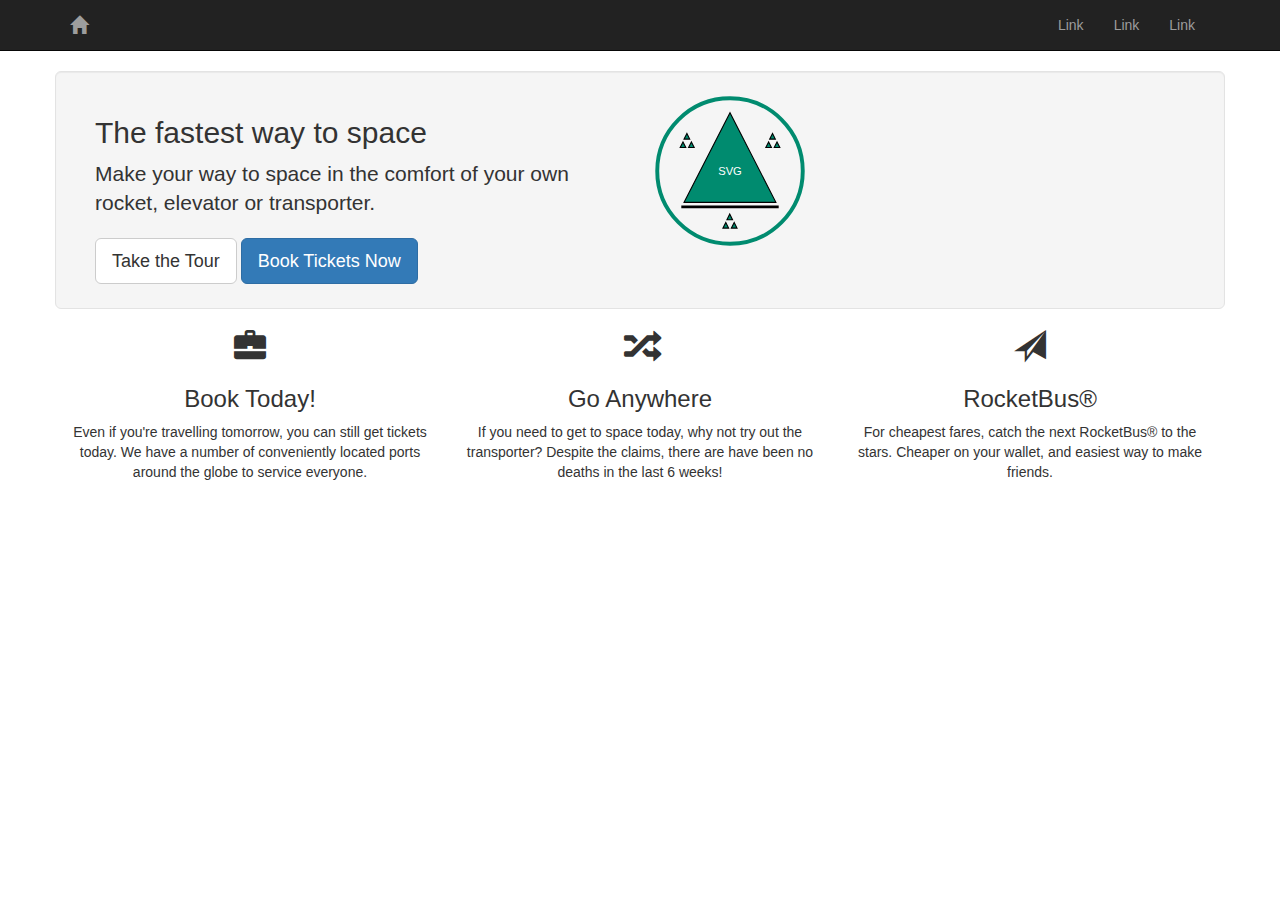
<file: projects/svg-bts-study/main.html>
<!DOCTYPE html>
<html>
    <head>
        <meta charset='UTF-8'/>
        <title>SVG Study</title>
        <link href='../../css/bootstrap.min.css' rel='stylesheet'/>
        <link href='custom.css' rel='stylesheet'/>
    </head>
    <body>
        <!-- ===================== -->
        <!--   defined SVGs        -->
        <!-- ===================== -->

        <!--   monitor icon          -->
        <svg class='defined-icon' height='100' width='100' version='1.1' xmlns='http://www.w3.org/2000/svg'>
            <symbol id='monitor-icon'>
                <rect height='80' width='100'/>
                <rect height='50' width='80' fill='white' x='10' y='10'/>
                <rect height='10' width='40' x='30' y='90'/>
            </symbol>
        </svg>
        <!--   phone icon          -->
        <svg class='defined-icon' height='120' width='90' version='1.1' xmlns='http://www.w3.org/2000/svg'>
            <symbol id='phone-icon'>
                <rect height='100' width='70' fill='white' stroke='#ff2626' stroke-width='10' x='5' y='5' rx='5'/>
                <circle cx='40' cy='105' r='3' fill='white'/>
            </symbol>
        </svg>
        <!--   logo icon          -->
        <svg class='logo defined-icon' height='268' width='268' version='1.1' xmlns='http://www.w3.org/2000/svg'>
            <symbol id='logo'>
                <circle r='130' cx='134' cy='134'/>
                <line x1='47' y1='198' x2='221' y2='198'/>
                <polygon points='52,190 134,30 216,190'/>
                <text x='134' y='142'>SVG</text>
                <g transform='translate(45,67)'>
                    <polygon points='7,10 12,0 17,10'/>
                    <polygon points='0,25 5,15 10,25'/>
                    <polygon points='15,25 20,15 25,25'/>
                </g>
                <g transform='translate(198,67)'>
                    <polygon points='7,10 12,0 17,10'/>
                    <polygon points='0,25 5,15 10,25'/>
                    <polygon points='15,25 20,15 25,25'/>
                </g>
                <g transform='translate(121.5,211)'>
                    <polygon points='7,10 12,0 17,10'/>
                    <polygon points='0,25 5,15 10,25'/>
                    <polygon points='15,25 20,15 25,25'/>
                </g>
            </symbol>
        </svg>

        <!-- ===================== -->
        <!--   header              -->
        <!-- ===================== -->
        <nav class="navbar navbar-inverse navbar-static-top">
            <div class='container'>
                <div class='navbar-header'>
                    <a class="navbar-brand" href='../../index.html'><i class="glyphicon glyphicon-home"></i></a>
                    <button class='navbar-toggle' data-toggle='collapse' data-target='.navbar-collapse'>
                        <span class='sr-only'>Menu links</span>
                        <span class='icon-bar'></span>
                        <span class='icon-bar'></span>
                        <span class='icon-bar'></span>
                    </button>
                </div>
                <ul class="nav navbar-nav navbar-right collapse navbar-collapse">
                    <li><a href='#'>Link</a></li>
                    <li><a href='#'>Link</a></li>
                    <li><a href='#'>Link</a></li>
                </ul>
            </div>
        </nav>
        <header class='container'>
            <section class="row well well-lg">
                <div class="col-md-6">
                    <h2 >The fastest way to space</h2>
                    <p class='lead'>Make your way to space in the comfort of your own rocket, elevator or transporter.</p>
                    <button type='button' class='btn btn-lg btn-default'>Take the Tour</button>
                    <button type='button' class='btn btn-lg btn-primary'>Book Tickets Now</button>
                </div>
                <div class="col-md-6 hidden-sm hidden-xs">
                    <figure>
                        <svg version='1.1' xmlns:xlink='http://www.w3.org/1999/xlink' viewBox='0 0 268 268'>
                            <use xlink:href='#logo'/>
                            <title>Logo</title>
                            <desc>Green triangle in the circle</desc>
                        </svg>
                    </figure>
                </div>
            </section>
        </header>
        <!-- ===================== -->
        <!--   main                -->
        <!-- ===================== -->
        <main class='container'>
            <div class="features row text-center">
                <section class="col-sm-4 col-sm-offset-0 col-xs-10 col-xs-offset-1">
                    <i class='glyphicon glyphicon-briefcase'></i>
                    <h3>Book Today!</h3>
                    <p>Even if you're travelling tomorrow, you can still get tickets  today. We have a number of conveniently located ports around the globe to service everyone.</p>
                </section>
                <section class="col-sm-4 col-xs-6">
                    <i class='glyphicon glyphicon-random'></i>
                    <h3>Go Anywhere</h3>
                    <p>If you need to get to space today, why not try out the transporter? Despite the claims, there are have been no deaths in  the last 6 weeks!</p>
                </section>
                <section class="col-sm-4 col-xs-6">
                    <i class='glyphicon glyphicon-send'></i>
                    <h3>RocketBus&reg;</h3>
                    <p>For cheapest fares, catch the next RocketBus&reg; to the stars. Cheaper on your wallet, and easiest way to make friends.</p>
                </section>
            </div>
        </main>
        <script src="https://ajax.googleapis.com/ajax/libs/jquery/3.2.1/jquery.min.js"></script>
        <script src='../../js/bootstrap.min.js'></script>
    </body>
</html>
</file>
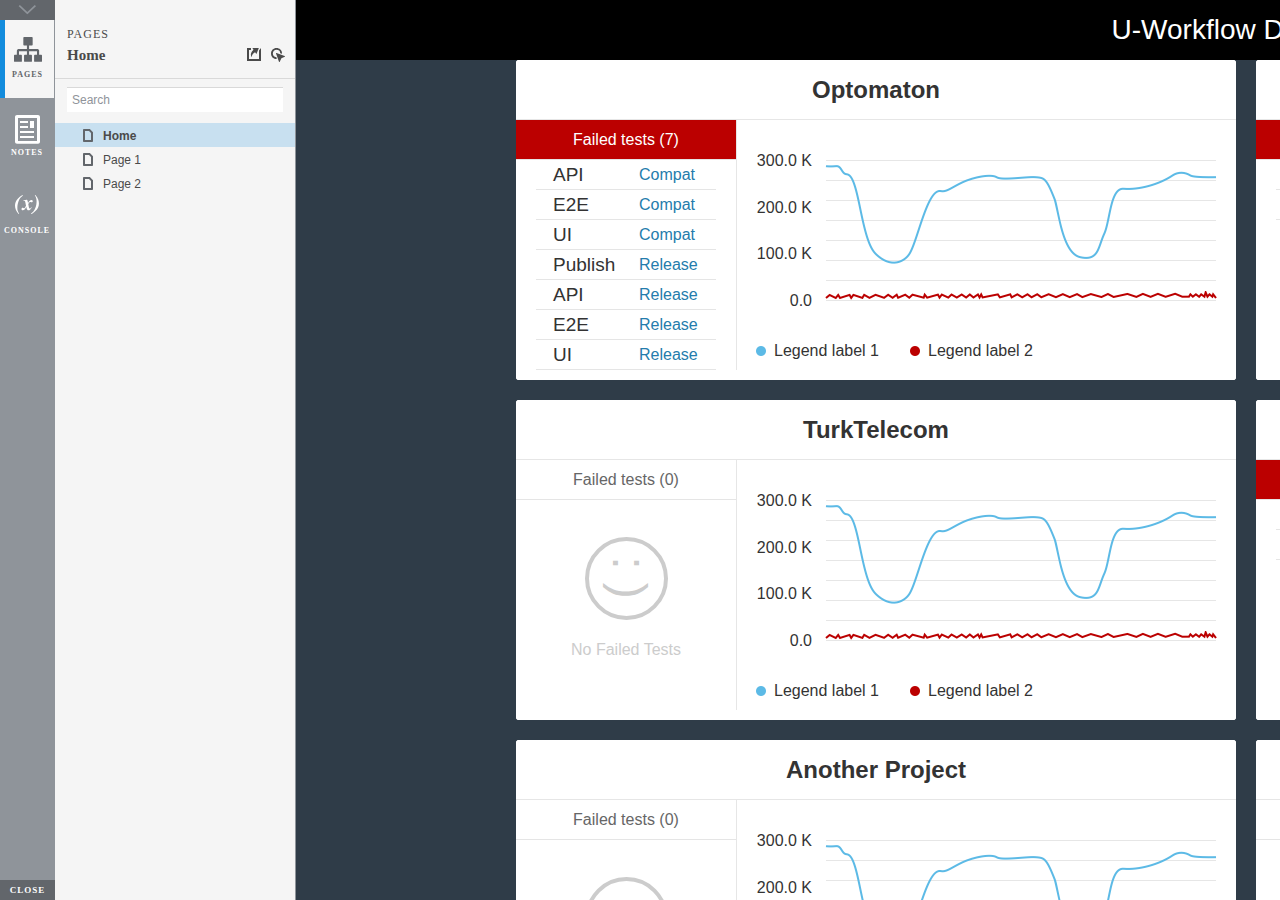
<file: projects/axure_dash/resources/reload.html>
﻿<html>
	<head>
		<title></title>
	</head>
	<body>
	
	<script language="javascript">
	function getUrl() {
      var query = window.location.hash.substring(1);
      var vars = query.split("&&&");
      for (var i=0;i<vars.length;i++) {
        var url = vars[i];
        return decodeURI(url).replace("html%23","html#");
      } 
    }

    var rel = '../';
    var url = getUrl();
    if (url.indexOf(":") > 0 && url.indexOf(":") < 10) rel = '';
	self.location.href = rel + url;
	</script>
	
	</body>
</html>
</file>
<file: projects/axure_dash/resources/css/default.css>
﻿body {
  font-family : Arial, Helvetica, Sans-Serif;
  background-color: #8f949a;
  overflow:hidden;
}
a {
  cursor: pointer;
}

input[type="radio"], input[type="checkbox"] {
    margin: 0px 9px 0px 0px;
    vertical-align: bottom;
}

input {
    -webkit-box-sizing: border-box;
    -moz-box-sizing: border-box;
    box-sizing: border-box;
}

#maximizePanelContainer {
  font-size: 4px;
  position:absolute;
  left: 0px;
  top: 0px;
  width: 55px;
  height: 20px;
  overflow: visible;
  z-index: 1000;
}
#maximizePanelOver {
    position: absolute;
    left: 0px;
    top: 0px;
    width: 55px;
    height: 20px;
}
.maximizePanel {
    position: absolute;
    left: 0px;
    top: 0px;
    width: 55px;
    height: 20px;
    background: #a2a2a2 url('../images/expand.png') no-repeat center center;
    background: url('../images/expand.svg') no-repeat center center, linear-gradient(rgba(200,200,200,.5),rgba(200,200,200,.5));
    cursor: pointer;
}

#interfaceControlFrameMinimizeContainer {
  position:absolute;
    top: 0px;
    left: 0px;
  font-size: 2px; /*for IE*/
  text-align: right;
  z-index: 100;
    height: 20px;
    width: 55px;
    background-color: #62666b;
}
#interfaceControlFrameMinimizeContainer a {
    display: inline-block;
    width: 55px;
    height: 20px;
    font-size: 2px;
    background: url('../images/close.png') no-repeat center center;
    background: url('../images/close.svg') no-repeat center center, linear-gradient(transparent,transparent);
    text-decoration: none;
}

.hashover #interfaceControlFrameMinimizeContainer a:hover {
    background: url('../images/close_hover.png') no-repeat center center;
    background: url('../images/close_hover.svg') no-repeat center center, linear-gradient(transparent,transparent);
}

#interfaceControlFrame {
    margin: 0px 0px 0px 55px;
}

#interfaceControlFrameCloseContainer {
    /*display: none;*/
    position:absolute;
    bottom: 0px;
    left: 0px;
    font-size: 9px;
    font-family: 'Trebuchet MS';
    font-weight: bold;
    letter-spacing: 1px;
    z-index: 100;
    width: 55px;
    background-color: #62666b;
    text-align: center;  
}
#interfaceControlFrameCloseContainer a {
    display: inline-block;
    width: 55px;
    color: #ffffff;
    padding: 5px 0px;
}

#interfaceControlFrameHeader li a {
    display: block;
    width: 54px;
    height: 78px;
    text-align: center;
    padding-top: 50px;
    outline: none;
    margin-right: 1px;
    text-decoration: none;
    color: #ffffff;
    white-space: nowrap;
    background-color: transparent;
    background-repeat: no-repeat;
    background-position: 50% 17px;
    box-sizing: border-box;
    -moz-box-sizing: border-box;
    -webkit-box-sizing: border-box;
    border-left: 4px solid transparent;
    border-right: 4px solid transparent;
}

.hashover #interfaceControlFrameHeader li a:hover {
    background-color: transparent;
    background-repeat: no-repeat;
    background-position: 50% 17px;
    color: #c2c2c2;
}

#interfaceControlFrameHeader li a.selected, #interfaceControlFrameHeader li a.selected:hover {
    background-color: #f5f5f5;
    background-repeat: no-repeat;
    background-position: 50% 17px;
    color: #62666b;
    border-left: 5px solid #138CDD;
}

#interfaceControlFrameHeaderContainer {
    float: left;
    overflow: visible;
    width: 55px;
    margin-left: -55px;
    margin-top: 20px;
}

#interfaceControlFrameHeader {
    position: relative;
    list-style: none;
    font-size: 8px;
    z-index: 50;
    font-family: 'Trebuchet MS';
    font-weight: bold;
    letter-spacing: 1px;
}

#interfaceControlFrameContainer {
    float: right;
    background-color: #f5f5f5;
    overflow: hidden;
    width: 100%;
}

#interfaceControlFrameLogoContainer {
  background-color: White;
  padding: 20px 10px 10px 10px;
  overflow: hidden;
}

#interfaceControlFrameLogoImageContainer {
  text-align: center;
}

#interfaceControlFrameLogoCaptionContainer {
  text-align: center;
  margin: 5px 10px 0px 10px;
  font-size: 12px;
  color: #4a4a4a;
}

#logoImage {
    width: 100%;
}

.emptyStateContainer {
    text-align: center;
    padding: 0px 10px;
    margin-top: 32px
}

.emptyStateTitle {
    margin: 0px 0px 9px 0px;
    font-weight: bold;
}

.emptyStateContent {
    line-height: 16px;
}

.dottedDivider {
    height: 2px;
    margin: 15px 0px 15px 0px;
    background: url('../images/divider.png') no-repeat center center;
    background: url('../images/divider.svg') no-repeat center center, linear-gradient(transparent,transparent);
}

.nondottedDivider {
    height: 2px;
    margin: 9px 0px 9px 0px;
}
</file>
<file: projects/axure_dash/plugins/sitemap/styles/sitemap.css>
﻿
#sitemapHost {
    font-size: 12px;
    color:#4a4a4a;
    height: 100%;
}

#sitemapHostBtn a {
    background: url('images/sitemap_on.png');
    background: url('images/sitemap_on.svg'),linear-gradient(transparent, transparent);
}

.hashover #sitemapHostBtn a:hover {
    background: url('images/sitemap_hover.png');
    background: url('images/sitemap_hover.svg'),linear-gradient(transparent, transparent);
}

#sitemapHostBtn a.selected, #sitemapHostBtn a.selected:hover {
    background: url('images/sitemap_off.png');
    background: url('images/sitemap_off.svg'),linear-gradient(transparent, transparent);
}

#sitemapHost .pageButtonHeader {
    top: -27px;
}

#sitemapTreeContainer {
    overflow: auto;
    width: 100%;
    height: 100%;
    -webkit-overflow-scrolling: touch;
}

.sitemapTree {
    margin: 0px 0px 10px 0px;
    overflow:visible;
}

.sitemapTree ul {
    list-style-type: none;
    margin: 0px 0px 0px 0px;
    padding-left: 0px;
}

.sitemapPlusMinusLink 
{
}

.sitemapMinus 
{
	vertical-align:middle;
    background: url('images/minus.gif');
    background-repeat: no-repeat;
	margin-right: 3px;	
	margin-bottom: 1px;
    height:9px;
    width:9px;
    display:inline-block;
}

.sitemapPlus 
{
	vertical-align:middle;
    background: url('images/plus.gif');
    background-repeat: no-repeat;
	margin-right: 3px;	
	margin-bottom: 1px;
	height:9px;
    width:9px;
    display:inline-block;
}

.sitemapPageLink 
{
    margin-left: 0px;
}

.sitemapPageIcon 
{
	margin: 0px 0px -3px 4px;
    width: 16px;
    height: 16px;
    display: inline-block;
    background: url('images/page.png') no-repeat center center;
    background: url('images/page.svg') no-repeat center center, linear-gradient(transparent,transparent);
}

.sitemapFlowIcon
{
    background: url('images/flow.png') no-repeat center center;
    background: url('images/flow.svg') no-repeat center center, linear-gradient(transparent,transparent);
}

.sitemapFolderIcon
{
    background: url('images/folder_closed.png') no-repeat center center;
    background: url('images/folder_closed.svg') no-repeat center center, linear-gradient(transparent,transparent);
}

.sitemapFolderOpenIcon
{
    background: url('images/folder_open.png') no-repeat center center;
    background: url('images/folder_open.svg') no-repeat center center, linear-gradient(transparent,transparent);
}

.sitemapPageName 
{
    margin-left: 7px;
}

.sitemapNode 
{
    /*margin:4px 0px 4px 0px;*/
    white-space:nowrap;
}

.sitemapPageLinkContainer {
    /*display: inline-block;*/
    margin-left: 0px;
    padding: 4px 0px 4px 0px;
}
/*
.sitemapNode div
{
	padding-top: 1px; 
	padding-bottom: 3px;
    padding-left: 20px;
	height: 14px;
}
*/

.sitemapExpandableNode 
{
	margin-left: 0px;
}

.sitemapHighlight 
{
    /*display: inline-block;*/
	background-color : #C8E0F0;
    font-weight: bold;
}

.sitemapGreyedName
{
	color: #AAA;
}


.pluginNameHeader
{
    font-family: 'Trebuchet MS';
	font-size: 12px;
    letter-spacing: 1px;
	/*font-weight: bold;*/
	white-space: nowrap;
    margin-bottom: 5px;
}

.pageNameHeader
{
    font-family: 'Trebuchet MS';
    /*display: inline-block;*/
    /*float: left;*/
	font-size: 15px;
	font-weight: bold;
	/*height: 23px;*/
    padding-right: 77px;
	white-space: nowrap;
    overflow: hidden;
    text-overflow: ellipsis;
}

.pageButtonHeader
{
    float: right;
    position: relative;
    /*width: 72px;*/
	height: 24px;
    top: -22px;
    margin-bottom: -24px;
}

.sitemapHeader
{
    padding-top: 27px;
    border-bottom: 1px solid #d9d9d9;
    min-width: 110px;
}

.sitemapToolbar {
    margin: 0px 5px 14px 12px;
}

.sitemapToolbarButton
{
    float: left;
    width: 22px;
    height: 22px;
    border: 1px solid transparent;
}

#linksButton {
    background: url('images/share.png') no-repeat center center;
    background: url('images/share.svg') no-repeat center center, linear-gradient(transparent,transparent);
}

#linksButton:hover {
    background: url('images/share_hover.png') no-repeat center center;
    background: url('images/share_hover.svg') no-repeat center center, linear-gradient(transparent,transparent);
}

#linksButton.sitemapToolbarButtonSelected, .hashover #linksButton.sitemapToolbarButtonSelected:hover {
    background: url('images/share_on.png') no-repeat center center;
    background: url('images/share_on.svg') no-repeat center center, linear-gradient(transparent,transparent);
}

#adaptiveButton {
    background: url('images/views.png') no-repeat center center;
    background: url('images/views.svg') no-repeat center center, linear-gradient(transparent,transparent);
}

#adaptiveButton:hover {
    background: url('images/views_hover.png') no-repeat center center;
    background: url('images/views_hover.svg') no-repeat center center, linear-gradient(transparent,transparent);
}

#adaptiveButton.sitemapToolbarButtonSelected, #adaptiveButton.sitemapToolbarButtonSelected:hover {
    background: url('images/views_on.png') no-repeat center center;
    background: url('images/views_on.svg') no-repeat center center, linear-gradient(transparent,transparent);
}

#highlightInteractiveButton {
    background: url('images/hotspots.png') no-repeat center center;
    background: url('images/hotspots.svg') no-repeat center center, linear-gradient(transparent,transparent);
    margin-top: 1px;
}

#highlightInteractiveButton:hover {
    background: url('images/hotspots_hover.png') no-repeat center center;
    background: url('images/hotspots_hover.svg') no-repeat center center, linear-gradient(transparent,transparent);
}

#highlightInteractiveButton.sitemapToolbarButtonSelected, #highlightInteractiveButton.sitemapToolbarButtonSelected:hover {
    background: url('images/hotspots_on.png') no-repeat center center;
    background: url('images/hotspots_on.svg') no-repeat center center, linear-gradient(transparent,transparent);
}

/*#variablesButton {
    background: url('images/229_variables_16.png') no-repeat center center;
}*/

#searchButton {
    background: url('images/232_search_16.png') no-repeat center center;
}

.sitemapLinkContainer
{
	margin-top: 8px;
	padding-right: 5px;
	/*font-size: 12px;*/
}

.sitemapLinkField 
{
	width: 100%;
	font-size: 12px;
	margin-top: 3px;
    padding: 5px;
}

.sitemapRadioSelected {
    font-weight: bold;
}

.sitemapOptionContainer
{
	margin-top: 8px;
	padding-right: 5px;
	/*font-size: 12px;*/
}

#sitemapOptionsDiv
{
	margin-top: 10px;
	/*margin-left: 16px;*/
}

#viewSelectDiv
{
    padding: 2px 0px 0px 0px;
	/*margin-left: 5px;*/
}

#viewSelect
{
	width: 70%;
}

.sitemapUrlOption
{
	padding-bottom: 8px;
}

.optionLabel
{
	font-size: 12px;
}

.sitemapPopupContainer
{
    display: none;
    position: absolute;
	background-color: #F4F4F4;
	border: 1px solid #B9B9B9;
	padding: 5px 5px 5px 5px;
	margin: 5px 0px 0px 5px;
    z-index: 1;
}

#sitemapLinksContainer {
    border-top: 1px solid #d9d9d9;
    padding: 10px;
    margin-left: 0px;
    /*line-height: 18px;*/
}

#adaptiveViewsContainer {
    border-top: 1px solid #d9d9d9;
    padding: 10px;
    margin-left: 0px;
    line-height: 18px;
}

.adaptiveViewOption
{
	padding: 2px;
}

.adaptiveViewOption:hover
{ 
	background-color: rgb(204,235,248);
	cursor: pointer;
}

.currentAdaptiveView {
    font-weight: bold;
}

.adaptiveCheckboxDiv {
	height: 15px;
	width: 15px;
	float: left;
}

.checkedAdaptive {
	background: url('images/adaptivecheck.png') no-repeat center center;
}

/*#variablesContainer 
{
	max-height: 350px;
	overflow: auto;
}*/

/*#variablesClearLink 
{
	color: #069;
	left: 5px;
}*/

#searchDiv {
    padding: 8px 12px 11px 12px;
}

#searchBox {
    width: 100%;
    border: none;
    border-top: 1px solid #d9d9d9;
    /*border-bottom: 1px solid #d9d9d9;*/
    padding: 5px;
    font-size: 12px;
}

.searchBoxHint 
{
	color: #8f949a;
	/*font-style: italic;*/
}

#sitemapLinksPageName
{
	font-weight: bold;
}

#sitemapOptionsHeader
{
	font-weight: bold;
}
</file>
<file: projects/axure_dash/plugins/page_notes/styles/page_notes.css>
﻿#pageNotesHost {
    font-size: 12px;
    color:#4a4a4a;
    height: 100%;
}

#pageNotesHostBtn a {
    background: url('images/notes_on.png');
    background: url('images/notes_on.svg'),linear-gradient(transparent, transparent);
}

.hashover #pageNotesHostBtn a:hover {
    background: url('images/notes_hover.png');
    background: url('images/notes_hover.svg'),linear-gradient(transparent, transparent);
}

#pageNotesHostBtn a.selected, #pageNotesHostBtn a.selected:hover {
    background: url('images/notes_off.png');
    background: url('images/notes_off.svg'),linear-gradient(transparent, transparent);
}

#footnotesButton {
    background: url('images/footnotes.png') no-repeat center center;
    background: url('images/footnotes.svg') no-repeat center center,linear-gradient(transparent, transparent);
}

#footnotesButton:hover {
    background: url('images/footnotes_hover.png') no-repeat center center;
    background: url('images/footnotes_hover.svg') no-repeat center center,linear-gradient(transparent, transparent);
}

#footnotesButton.sitemapToolbarButtonSelected, #footnotesButton.sitemapToolbarButtonSelected:hover {
    background: url('images/footnotes_on.png') no-repeat center center;
    background: url('images/footnotes_on.svg') no-repeat center center,linear-gradient(transparent, transparent);
}

.nextPageButton {
    background: url('images/forward.png') no-repeat center center;
    background: url('images/forward.svg') no-repeat center center,linear-gradient(transparent, transparent);    
}

.nextPageButton:hover {
    background: url('images/forward_hover.png') no-repeat center center;
    background: url('images/forward_hover.svg') no-repeat center center,linear-gradient(transparent, transparent);    
}

.prevPageButton {
    background: url('images/back.png') no-repeat center center;
    background: url('images/back.svg') no-repeat center center,linear-gradient(transparent, transparent);    
}

.prevPageButton:hover {
    background: url('images/back_hover.png') no-repeat center center;
    background: url('images/back_hover.svg') no-repeat center center,linear-gradient(transparent, transparent);    
}

#pageNotesScrollContainer 
{
    overflow: auto;
    width: 100%;
    /*height: 100%;*/
    -webkit-overflow-scrolling: touch;
}    

#pageNotesContainer 
{
    /*padding: 10px 10px 10px 12px;*/
}

#pageNotesContent 
{
	overflow: visible;
}

.pageNoteContainer 
{
    padding: 10px;
}

.pageNoteName 
{
    font-family: 'Trebuchet MS';
	font-size: 14px;
    font-weight: bold;
	margin-bottom: 5px;
	/*text-decoration: underline;*/
	white-space: nowrap;
}

.pageNote 
{
    line-height: 21px;
	/*margin-bottom: 20px;*/
}

.widgetNoteContainer {
    padding: 10px;
    border-bottom: 1px solid transparent;
    border-top: 1px solid transparent;
    cursor: pointer;
}

.widgetNoteContainerSelected {
    background-color: white;
    border-bottom: 1px solid #c2c2c2;
    border-top: 1px solid #c2c2c2;
}

/*.widgetNoteContainer:hover {
    background-color: white;
    //border-bottom: 1px solid #c2c2c2;
    //border-top: 1px solid #c2c2c2;
}*/

.widgetNoteFootnote {
    display: inline-block;
    /*vertical-align: top;
    margin: 2px 5px 10px 0px;
    padding: 1px 6px;
    font-size: 10px;
    color: #ffffff;
    background-color: #0a6cd6;*/
    width: 13px;
    height: 12px;
    padding-top: 1px;
    text-align: center;
    background-color: #138CDD;
    /*-moz-box-shadow: 1px 1px 3px #aaa;
    -webkit-box-shadow: 1px 1px 3px #aaa;
    box-shadow: 1px 1px 3px #aaa;*/
    font-size: 0px;
    margin-right: 8px;
}

div.annnoteline {
    display: inline-block;
    width: 9px;
    height: 1px;
    border-bottom: 1px solid white;
    margin-top: 1px;
}

.widgetNoteLabel {
    display: inline-block;
    vertical-align: top;
    font-family: 'Trebuchet MS';
	font-size: 14px;
    font-weight: bold;
	margin-bottom: 5px;    
}

.noteLink {
    text-decoration: inherit;
    color: inherit;
}

.noteLink:hover {
    background-color: white;
}
</file>
<file: projects/axure_dash/plugins/debug/styles/debug.css>
﻿#debugHost {
    font-size: 12px;
    color:#4a4a4a;
    height: 100%;
}

#debugHostBtn a {
    background: url('images/variables_on.png');
    background: url('images/variables_on.svg'),linear-gradient(transparent, transparent);
}

.hashover #debugHostBtn a:hover {
    background: url('images/variables_hover.png');
    background: url('images/variables_hover.svg'),linear-gradient(transparent, transparent);
}

#debugHostBtn a.selected, #debugHostBtn a.selected:hover {
    background: url('images/variables_off.png');
    background: url('images/variables_off.svg'),linear-gradient(transparent, transparent);
}

#debugHeader .pageNameHeader {
    padding-right: 0px;
}

#variablesClearLink {
    display: inline-block;
    margin-bottom: 15px;
}

#variablesClearLink:hover {
    color: #0a6cd6;
}

#traceClearLink {
    display: inline-block;
    margin-bottom: 15px;
}

#traceClearLink:hover {
    color: #0a6cd6;
}

#debugScrollContainer 
{
    overflow: auto;
    width: 100%;
    height: 100%;
    -webkit-overflow-scrolling: touch;
}

#debugContainer {
        padding: 10px 10px 10px 10px;
}

.variableName
{
	font-weight: bold;
}

.variableDiv
{
    margin-bottom: 20px;
    line-height: 16px;

}

#variablesContainer {
    padding-bottom: 5px;
    /*overflow: auto;*/
}

#traceContainer {
    padding-top: 15px;
    /*padding: 0px 10px 10px 10px;*/
}

.debugToolbarButton 
{
	font-size: 1em;
	color: #069;
}

.axEventBlock {
    display: inline-block;
    width: 100%;
    margin: 5px 0px 5px 0px;
    line-height: 21px;
}

/*a.axEventBlock:hover {
    background-color: #069;
    color: white;
}*/

.axTime {
    margin: 0px 0px 0px 0px;
    font-size: 11px;
    color: #b1b3b5;
}

.axLabel {
    margin: 0px 0px 5px 0px;
    font-family: 'Trebuchet MS';
    font-size: 14px;
    font-weight: bold;
}

.lastAxEvent {
    margin-bottom: 10px;
    border-bottom: 1px solid #c2c2c2;
    padding-bottom: 10px;
}

.axEvent {
    margin: 0px 0px 5px 0px;
    font-weight: bold;
}

.axCase {
    margin: 0px 0px 5px 8px;
    font-style: italic;
}

.axAction {
    margin: 0px 0px 5px 13px;
}

#traceEmptyState.emptyStateContainer {
    margin-top: 0px;
}

.debugLinksContainer {
    text-align: right;
}
</file>
<file: projects/axure_dash/plugins/recordplay/styles/recordplay.css>
﻿#recordPlayHost {
    font-size: 12px;
    color:#333;
    height: 100%;
}


#recordPlayContainer 
{
    overflow: auto;
    width: 100%;
    height: 100%;
    padding: 10px 10px 10px 10px;
}

#recordPlayToolbar 
{
	margin: 5px 5px 5px 5px;
    height: 22px;
}

#recordPlayToolbar .recordPlayButton
{
    float: left;
    width: 22px;
    height: 22px;
    border: 1px solid transparent;
}

#recordPlayToolbar .recordPlayButton:hover
{
    border: 1px solid rgb(0,157,217);
    background-color : rgb(166,221,242);
}

#recordPlayToolbar .recordPlayButton:active
{
    border: 1px solid rgb(0,157,217);
    background-color : rgb(204,235,248);
}

#recordPlayToolbar .recordPlayButtonSelected {
    border: 1px solid rgb(0,157,217);
    background-color : rgb(204,235,248);    
}

#recordButton {
    background: url('../../sitemap/styles/images/233_hyperlink_16.png') no-repeat center center;
}

#playButton {
    background: url('../../sitemap/styles/images/225_responsive_16.png') no-repeat center center;
}

#stopButton {
    background: url('../../sitemap/styles/images/228_togglenotes_16.png') no-repeat center center;
}

#deleteButton {
    background: url('../../sitemap/styles/images/231_event_16.png') no-repeat center center;
}

#recordNameHeader
{
    /* yeah??*/
	font-size: 13px;
	font-weight: bold;
	height: 23px;
	white-space: nowrap;
}

#recordPlayContent 
{
    /* yeah??*/
	overflow: visible;
}

.recordPlayName 
{
	font-size: 12px;
	margin-bottom: 5px;
	text-decoration: underline;
	white-space: nowrap;
}

.recordPlay 
{
	margin-bottom: 10px;
}
</file>
<file: projects/portfolio-page/custom.css>
/* COLOR PALETTE */
/* #ff005e */
/* #833451 */
/* #3a1a26 */
/* #008f88 */
/* #879b71 */
/* COLOR PALETTE */

html{
    --main-color: #833451;
    --bright-color: #ff005e;
    --shadow-color: #3a1a26;
    --contrast-color: #28aed9;
    --light-color: #879b71;

    --header-color: #073f52;
    --header-text-color: #fff;
    --lead-color: #fff;
}

h1 {
    background-color: var(--bright-color);
    color: var(--header-text-color);
    text-transform: uppercase;
    position: relative;
    z-index: 2;
    line-height: 50px;
    margin-bottom: 0;
}

.avatar img {
    background-color: var(--header-color);
    border-radius: 50%;
    width: 150px;
    height: auto;
    border: 5px solid var(--contrast-color);
    box-shadow: 0 0 0 25px var(--header-color);
    position: relative;
    z-index: 0;
}
.avatar {
    border-bottom: 4px solid var(--contrast-color);
    height: 100px;
    margin-bottom: 30px;
}

h2 {
    padding: 5px 15px;
}
section {
    padding: 20px 0;
}
section:nth-child(odd) {
    background-color: var(--header-color);
}
section:nth-child(odd) h2 {
    color: #fff;
    /* background-color: var(--contrast-color); */
    border-top: 3px solid var(--contrast-color);
    border-bottom: 3px solid var(--contrast-color);
}
section:nth-child(even) h2 {
    color: #000;
    font-weight: bold;
    /* background-color: #000; */
    border-top: 3px solid var(--bright-color);
    border-bottom: 3px solid var(--bright-color);
}

header {
    background-color: var(--header-color);
    background-image: url(img/background2.png);
    padding-top: 20px;
    overflow: hidden;
}
.lead {
    color: var(--lead-color);
    position: relative;
    z-index: 1;
    background-color: var(--header-color);
    padding-top: 20px;
}
nav {
    background-color: var(--contrast-color);
    border-radius: 20px 20px 0 0;
    position: relative;
    z-index: 2;
    margin-bottom: -5px;
}
.nav-pills li a {
    color: #fff;
    border-radius: 20px 20px 0 0;
    transition: all 0.3s;
}
.nav-pills li a:hover {
    color: var(--bright-color);
    background-color: #fff;
    transform: translateY(-5px);
}
.art-container img {
    display: inline-block;
    width: 100%;
    height: auto;
    margin-bottom: 5px;
    vertical-align: top;
    transition: transform 0.5s;
}
.art-container img:hover {
    transform: scale3d(1.3, 1.3, 1);
    box-shadow: 0 0 30px 0 #000;
    position: relative;
    z-index: 1;
}
.art-container {
    column-count: 3;
    column-gap: 5px;
}

@keyframes rotate {
    0%, 100% {transform: rotate(0deg);}
    20% {transform: rotate(-15deg);}
    40% {transform: rotate(8deg);}
    60% {transform: rotate(-3deg);}
}

@keyframes jump {
    0% {transform: translateY(25px);}
    60% {transform: translateY(-15px);}
    100% {transform: translateY(0px);}
}

.avatar img {
    animation: jump 1s ease-in-out, rotate 0.7s 0.9s;
}
.avatar {
    animation: jump 1s ease-in-out;
}
header h1 {
    animation: jump 1s ease-in-out;
}
header .text-center {
    animation: jump 1s ease-in-out;
}
.easter-egg {
    display: none;
    height: 25px;
    background-color: #fff;
    position: relative;
    z-index: 1;
}

#skills ul {
    margin: 0;
    padding: 0;
}
.label {
    padding: 5px 15px;
    color: var(--header-color);
    background-color: var(--contrast-color);
    display: inline-block;
    font-size: 18px;
    border-radius: 50px;
    margin-bottom: 10px;
    margin-right: 2px;
}

footer {
    height: 400px;
    padding-top: 30px;
}
footer ul li{
    list-style-type: none;
    display: inline-block;
    margin: 2px 5px 8px 0;
}
footer li:last-child {
    margin-right: 0;
}
footer ul {
    padding: 0;
    display: flex;
    justify-content: center;
}
.patreon-button svg {
    width: 12px;
    height: auto;
    margin-right: 12px;
}
.patreon-button {
    background-color: #F96854;
    color: #fff;
    text-transform: uppercase;
    font-weight: 700;
    padding: 10px 15px;
    display: flex;
    align-content: baseline;
    min-width: 190px;
}
.patreon-button:hover {
    color: #fff;
    background-color: #FB8A7A;
    text-decoration: none;
}
footer h2 {
    color: #999;
    font-weight: bold;
    border-top: 2px solid #999;
    border-bottom: 2px solid #999;
}
.star {
    margin-top: 0;
    border-bottom: none;
}
.star i {
    transition: all 2s ease-in-out;
}
.star i:hover {
    color: var(--contrast-color);
    transform: rotate(0.7turn);
}
</file>
<file: projects/axure_dash/resources/css/axure_rp_page.css>
﻿/* so the window resize fires within a frame in IE7 */
html, body {
    height: 100%;
}

a {
    color: inherit;
}

p {
    margin: 0px;
    text-rendering: optimizeLegibility;
    font-feature-settings: "kern" 1;
    -webkit-font-feature-settings: "kern";
    -moz-font-feature-settings: "kern";
    -moz-font-feature-settings: "kern=1";
    font-kerning: normal;
}

iframe {
    background: #FFFFFF;
}

/* to match IE with C, FF */
input {
    padding: 1px 0px 1px 0px;
    box-sizing: border-box;
    -moz-box-sizing: border-box;
}

textarea {
    margin: 0px;
    box-sizing: border-box;
    -moz-box-sizing: border-box;
}

div.intcases {
    font-family: arial; 
    font-size: 12px;
    text-align:left; 
    border:1px solid #AAA; 
    background:#FFF none repeat scroll 0% 0%; 
    z-index:9999; 
    visibility:hidden; 
    position:absolute;
    padding: 0px;
    border-radius: 3px;
    white-space: nowrap;
}

div.intcaselink {
    cursor: pointer;
    padding: 3px 8px 3px 8px;
    margin: 5px;
    background:#EEE none repeat scroll 0% 0%; 
    border:1px solid #AAA;
    border-radius: 3px;
}

div.refpageimage {
    position: absolute;
    left: 0px;
    top: 0px;
    font-size: 0px;
    width: 16px;
    height: 16px;
    cursor: pointer;
    background-image: url(images/newwindow.gif);
    background-repeat: no-repeat;
}

div.annnoteimage {
    position: absolute;
    left: 0px;
    top: 0px;
    font-size: 0px;
    /*width: 16px;
    height: 12px;*/
    cursor: help;
    /*background-image: url(images/note.gif);*/
    /*background-repeat: no-repeat;*/
    width: 13px;
    height: 12px;
    padding-top: 1px;
    text-align: center;
    background-color: #138CDD;
    -moz-box-shadow: 1px 1px 3px #aaa;
    -webkit-box-shadow: 1px 1px 3px #aaa;
    box-shadow: 1px 1px 3px #aaa;
}

div.annnoteline {
    display: inline-block;
    width: 9px;
    height: 1px;
    border-bottom: 1px solid white;
    margin-top: 1px;
}

div.annnotelabel {
    position: absolute;
    left: 0px;
    top: 0px;
    font-family: Helvetica,Arial;
    font-size: 10px;
    /*border: 1px solid rgb(166,221,242);*/
    cursor: help;
    /*background:rgb(0,157,217) none repeat scroll 0% 0%;*/ 
    padding: 1px 3px 1px 3px;
    white-space: nowrap;
    color: white;
    
    background-color: #138CDD;
    -moz-box-shadow: 1px 1px 3px #aaa;
    -webkit-box-shadow: 1px 1px 3px #aaa;
    box-shadow: 1px 1px 3px #aaa;
}

.annotation {
    font-size: 12px;
    padding-left: 2px;
    margin-bottom: 5px;
}

.annotationName {
    /*font-size: 13px;
    font-weight: bold;
    margin-bottom: 3px;
    white-space: nowrap;*/

    font-family: 'Trebuchet MS';
    font-size: 14px;
    font-weight: bold;
    margin-bottom: 5px;
    white-space: nowrap;
}

.annotationValue {
    font-family: Arial, Helvetica, Sans-Serif;
    font-size: 12px;
    color: #4a4a4a;
    line-height: 21px;
    margin-bottom: 20px;
}

.noteLink {
    text-decoration: inherit;
    color: inherit;
}

.noteLink:hover {
    background-color: white;
}

/* this is a fix for the issue where dialogs jump around and takes the text-align from the body */
.dialogFix {
    position:absolute;
    text-align:left;
    border: 1px solid #8f949a;
}


@keyframes pulsate {
  from {
    box-shadow: 0 0 10px #15d6ba;
  }
  to {
    box-shadow: 0 0 20px #15d6ba;
  }
}

@-webkit-keyframes pulsate {
  from {
    -webkit-box-shadow: 0 0 10px #15d6ba;
    box-shadow: 0 0 10px #15d6ba;
  }
  to {
    -webkit-box-shadow: 0 0 20px #15d6ba;
    box-shadow: 0 0 20px #15d6ba;
  }
}
 
@-moz-keyframes pulsate {
  from {
    -moz-box-shadow: 0 0 10px #15d6ba;
    box-shadow: 0 0 10px #15d6ba;
  }
  to {
    -moz-box-shadow: 0 0 20px #15d6ba;
    box-shadow: 0 0 20px #15d6ba;
  }
}

.legacyPulsateBorder {
    /*border: 5px solid #15d6ba;
    margin: -5px;*/
    -moz-box-shadow: 0 0 10px 3px #15d6ba;
    box-shadow: 0 0 10px 3px #15d6ba;
}

.pulsateBorder {
  animation-name: pulsate;
  animation-timing-function: ease-in-out;
  animation-duration: 0.9s;
  animation-iteration-count: infinite;
  animation-direction: alternate;
  
  -webkit-animation-name: pulsate;
  -webkit-animation-timing-function: ease-in-out;
  -webkit-animation-duration: 0.9s;
  -webkit-animation-iteration-count: infinite;
  -webkit-animation-direction: alternate;

  -moz-animation-name: pulsate;
  -moz-animation-timing-function: ease-in-out;
  -moz-animation-duration: 0.9s;
  -moz-animation-iteration-count: infinite;
  -moz-animation-direction: alternate;
}

.ax_default_hidden, .ax_default_unplaced{
    display: none;
    visibility: hidden;
}

.widgetNoteSelected {
    -moz-box-shadow: 0 0 10px 3px #138CDD;
    box-shadow: 0 0 10px 3px #138CDD;
    /*-moz-box-shadow: 0 0 20px #3915d6;
    box-shadow: 0 0 20px #3915d6;*/
    /*border: 3px solid #3915d6;*/
    /*margin: -3px;*/
}


.singleImg {
    display: none;
    visibility: hidden;
}
</file>
<file: projects/axure_dash/data/styles.css>
﻿.ax_default {
  font-family:'ArialMT', 'Arial';
  font-weight:400;
  font-style:normal;
  font-size:13px;
  color:#333333;
  text-align:center;
  line-height:normal;
}
.image {
}
.heading_1 {
  font-family:'ArialMT', 'Arial';
  font-weight:bold;
  font-style:normal;
  font-size:32px;
  text-align:left;
}
.heading_2 {
  font-family:'ArialMT', 'Arial';
  font-weight:bold;
  font-style:normal;
  font-size:24px;
  text-align:left;
}
.heading_3 {
  font-family:'ArialMT', 'Arial';
  font-weight:bold;
  font-style:normal;
  font-size:18px;
  text-align:left;
}
.heading_4 {
  font-family:'ArialMT', 'Arial';
  font-weight:bold;
  font-style:normal;
  font-size:14px;
  text-align:left;
}
.heading_5 {
  font-family:'ArialMT', 'Arial';
  font-weight:bold;
  font-style:normal;
  text-align:left;
}
.heading_6 {
  font-family:'ArialMT', 'Arial';
  font-weight:bold;
  font-style:normal;
  font-size:10px;
  text-align:left;
}
.paragraph {
  text-align:left;
}
.paragraph1 {
  text-align:left;
}
.heading_11 {
  font-family:'Arial-BoldMT', 'Arial Bold', 'Arial';
  font-weight:700;
  font-style:normal;
  font-size:32px;
  text-align:left;
}
.heading_21 {
  font-family:'Arial-BoldMT', 'Arial Bold', 'Arial';
  font-weight:700;
  font-style:normal;
  font-size:24px;
  text-align:left;
}
.label {
  font-size:14px;
  text-align:left;
}
.shape {
}
.vertical_line {
}
.box_1 {
}
.image1 {
  color:#000000;
}
.horizontal_line {
}
.text_field {
  color:#000000;
  text-align:left;
}
.h2 {
  font-family:'Arial-BoldMT', 'Arial Bold', 'Arial';
  font-weight:700;
  font-style:normal;
  font-size:32px;
  text-align:left;
  line-height:18px;
}
.new_style {
}
.h3 {
  font-size:28px;
  text-align:left;
}
.sub {
  font-size:24px;
  color:#666666;
  text-align:left;
}
.link {
  font-size:24px;
  color:#247CAC;
  text-align:left;
}
.p {
  font-size:24px;
  text-align:left;
}
.sub1 {
}
.h31 {
  font-size:16px;
  color:#666666;
  text-align:left;
}
.sub2 {
}
</file>
